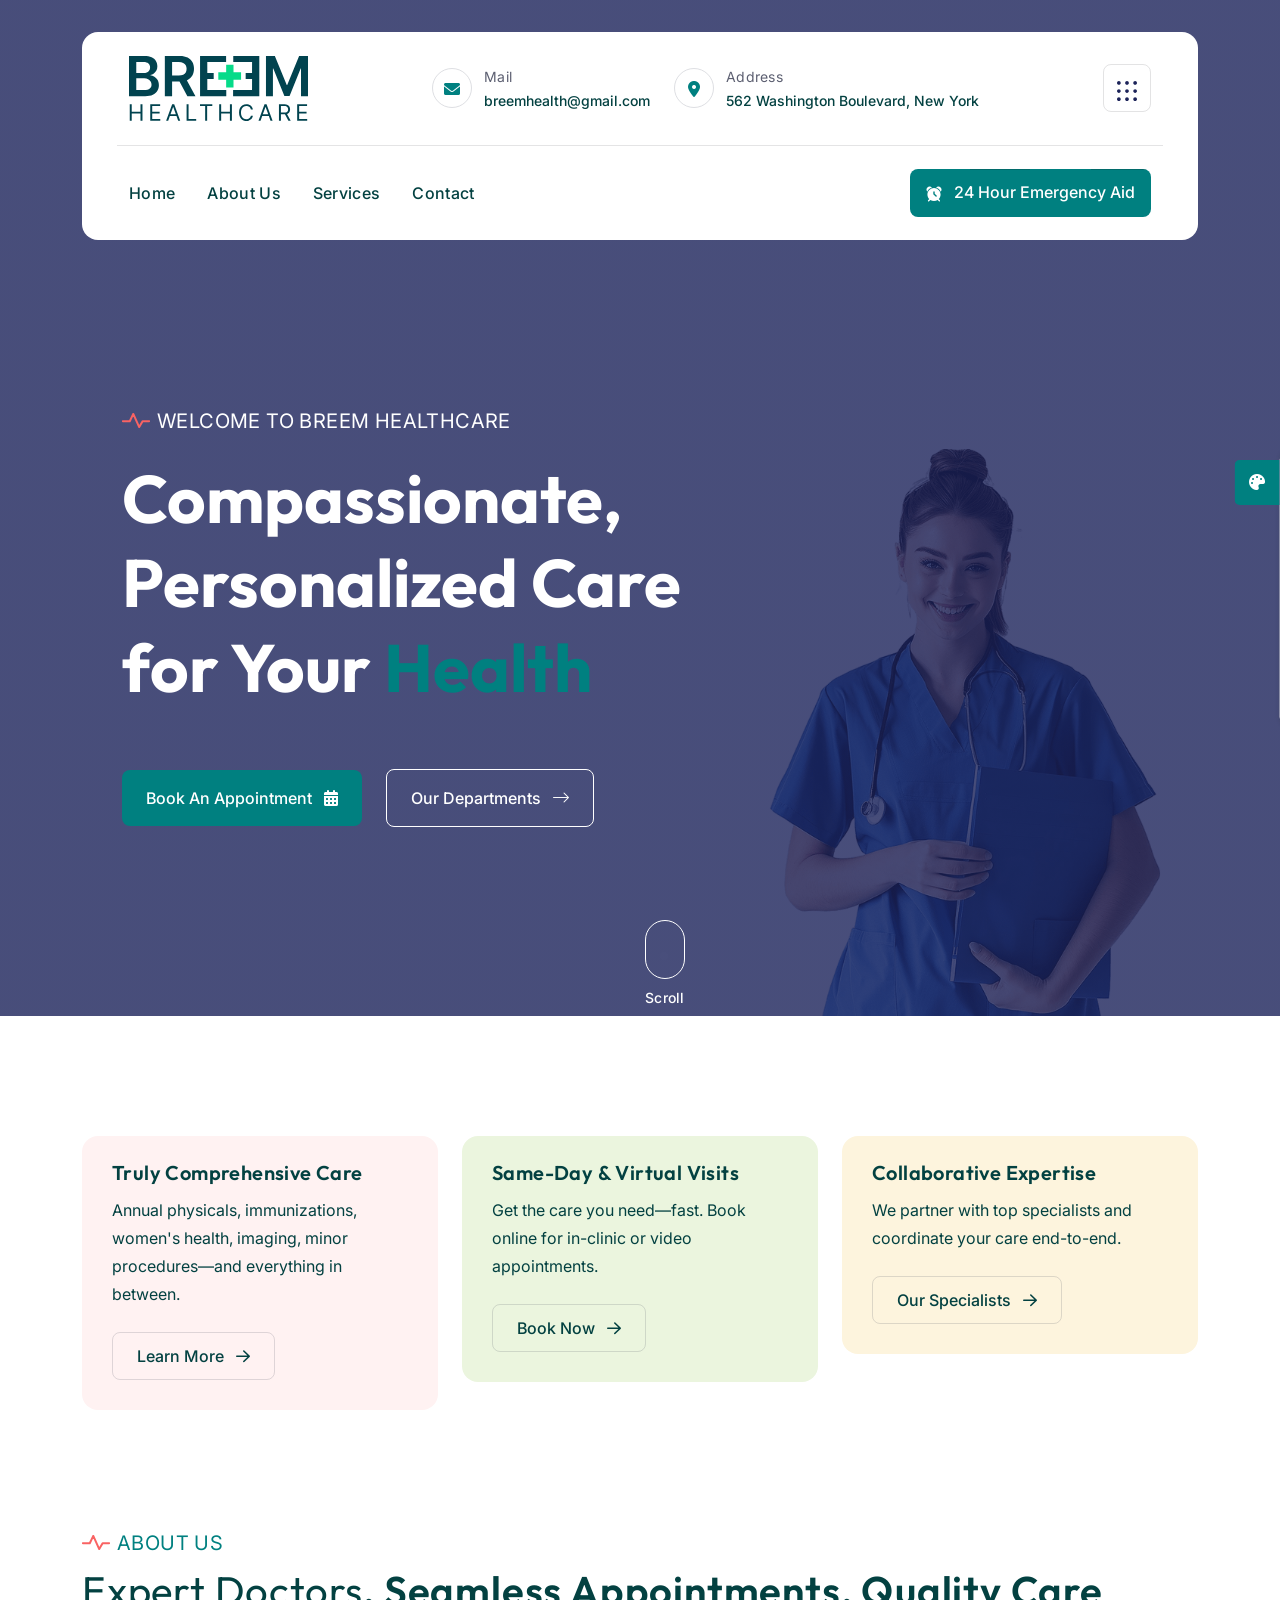
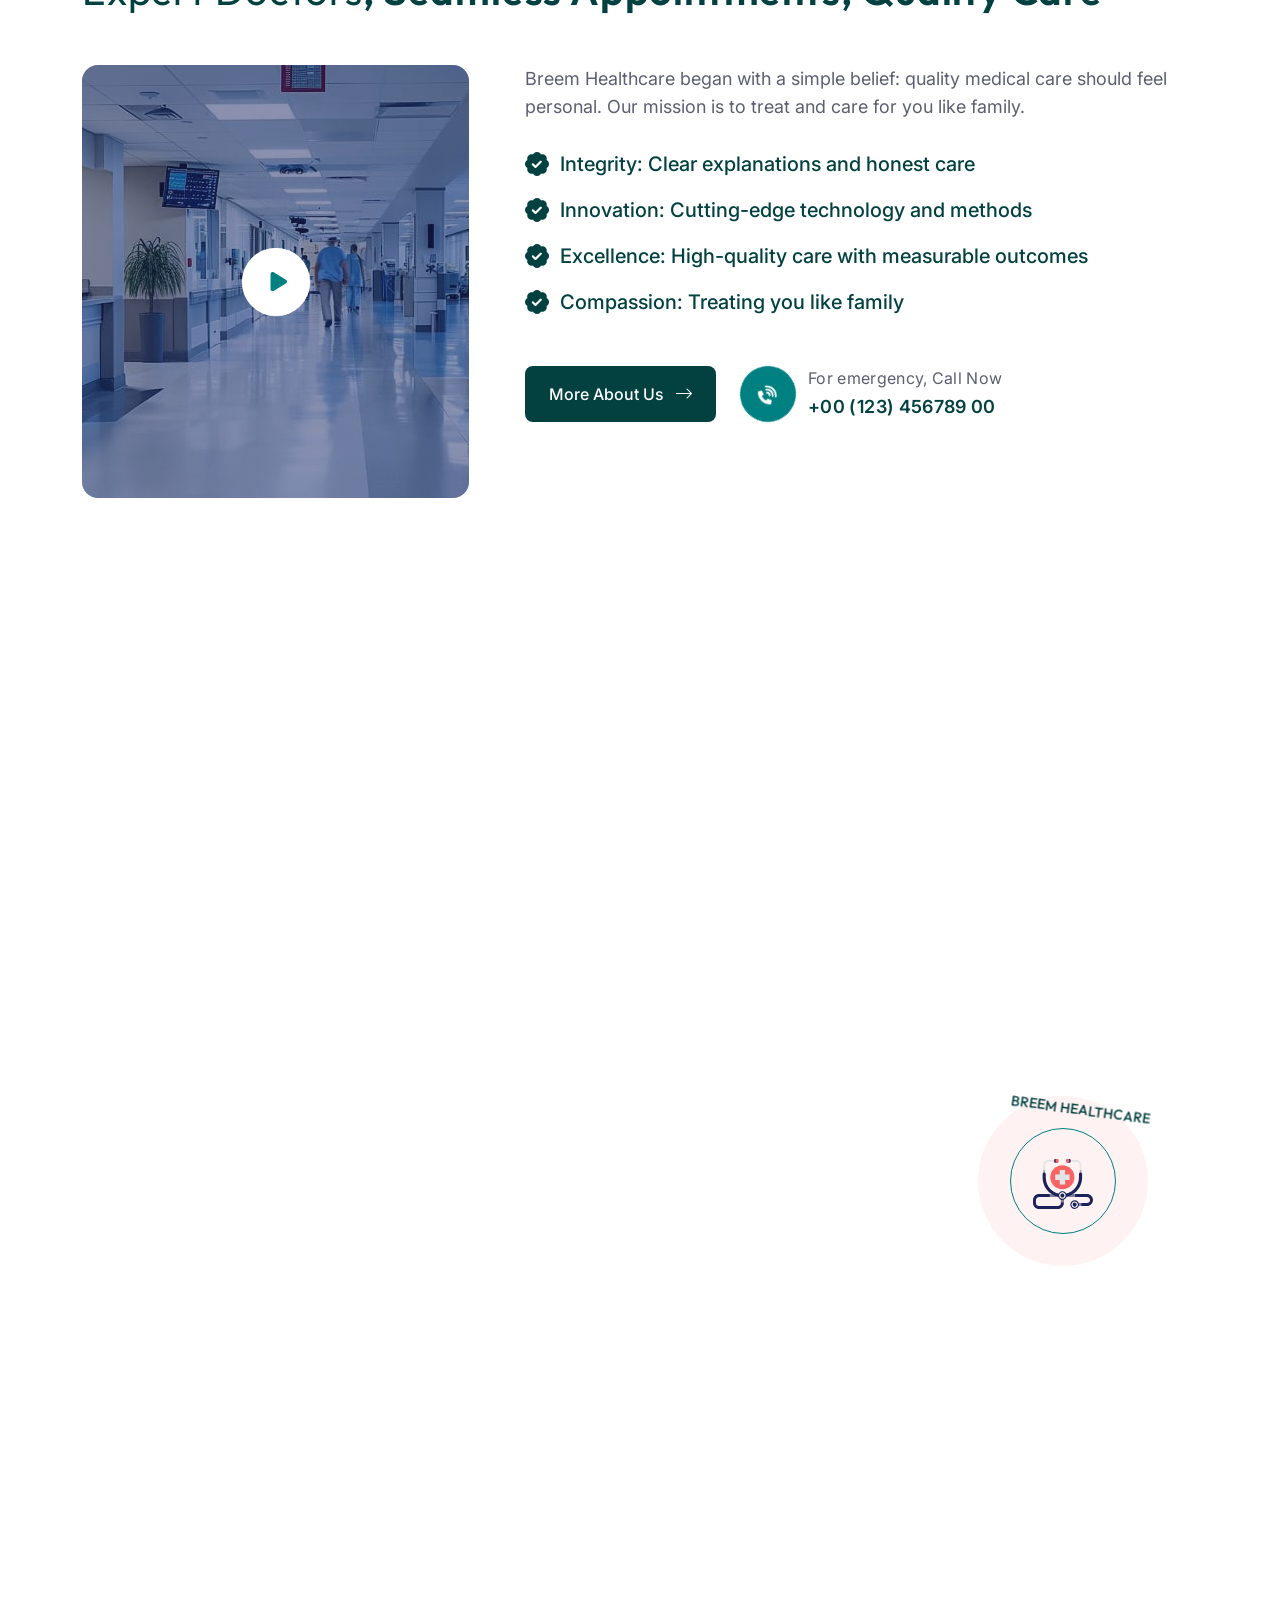
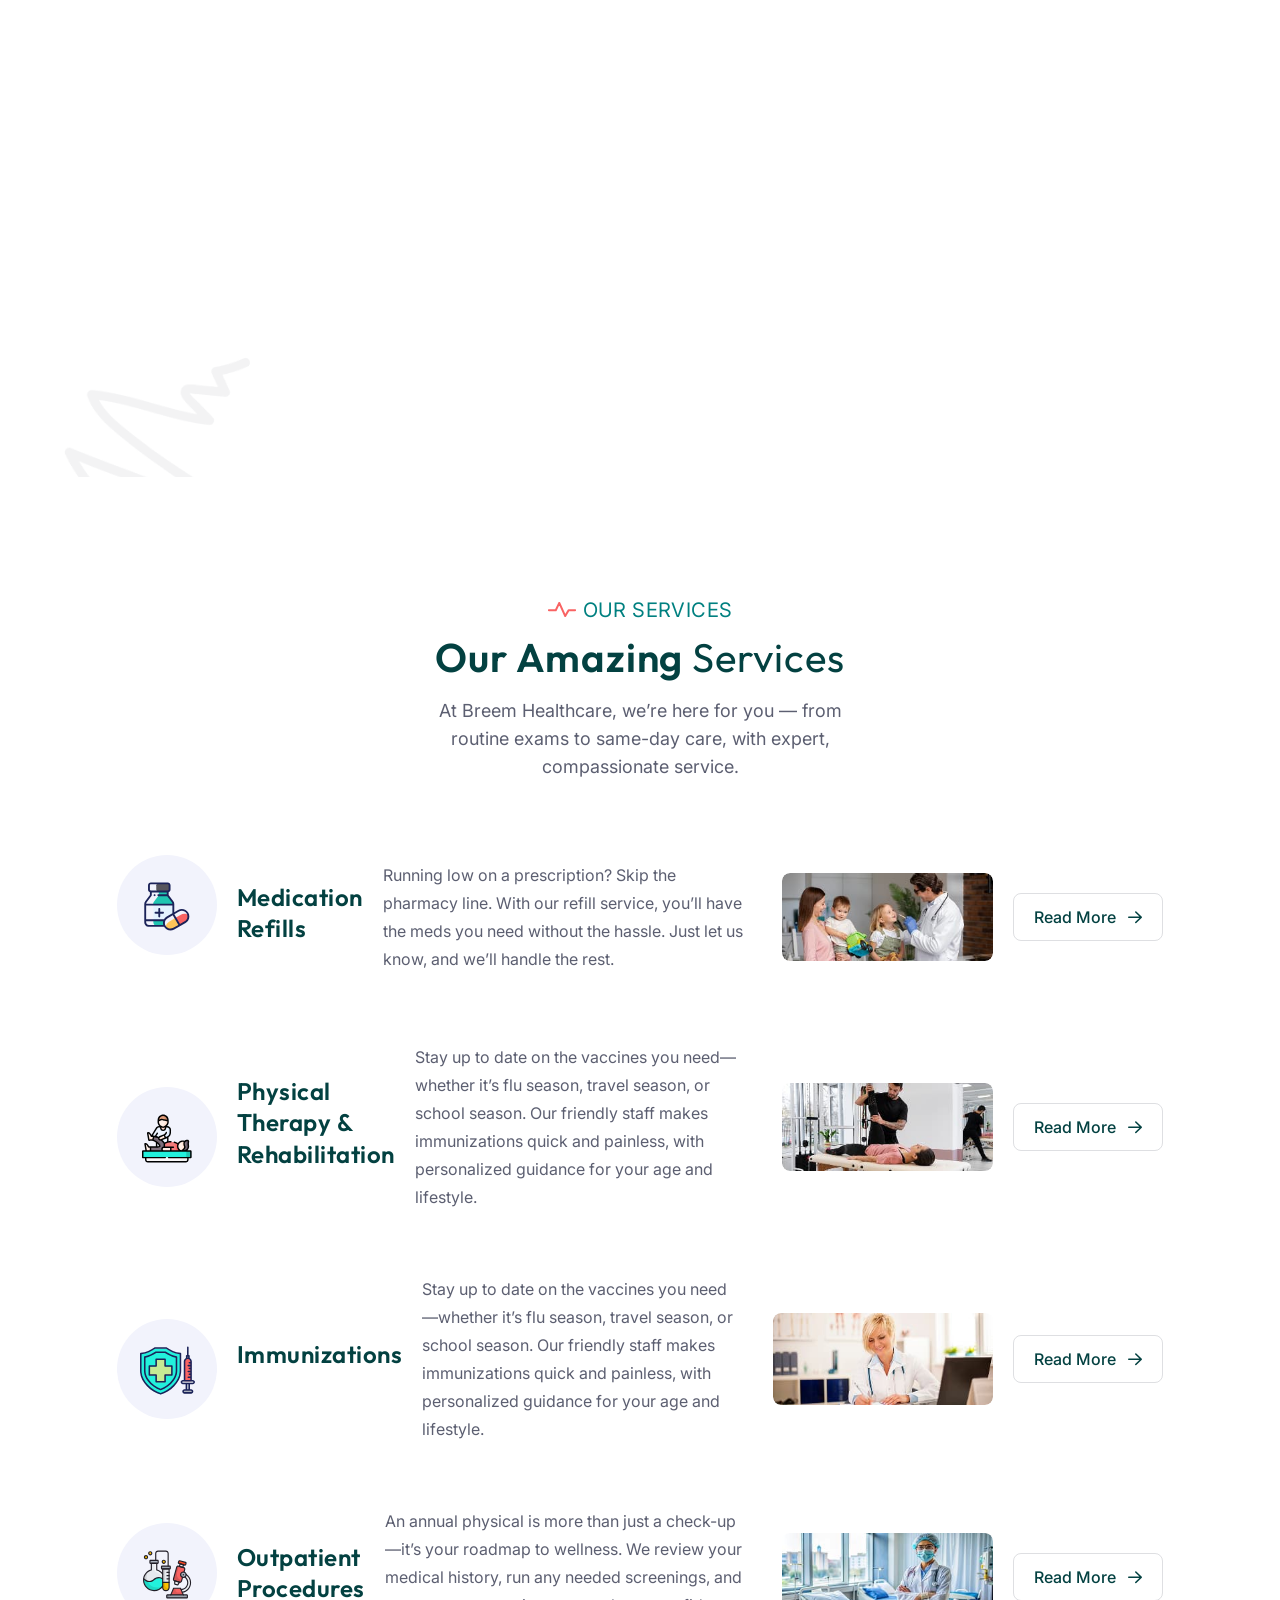
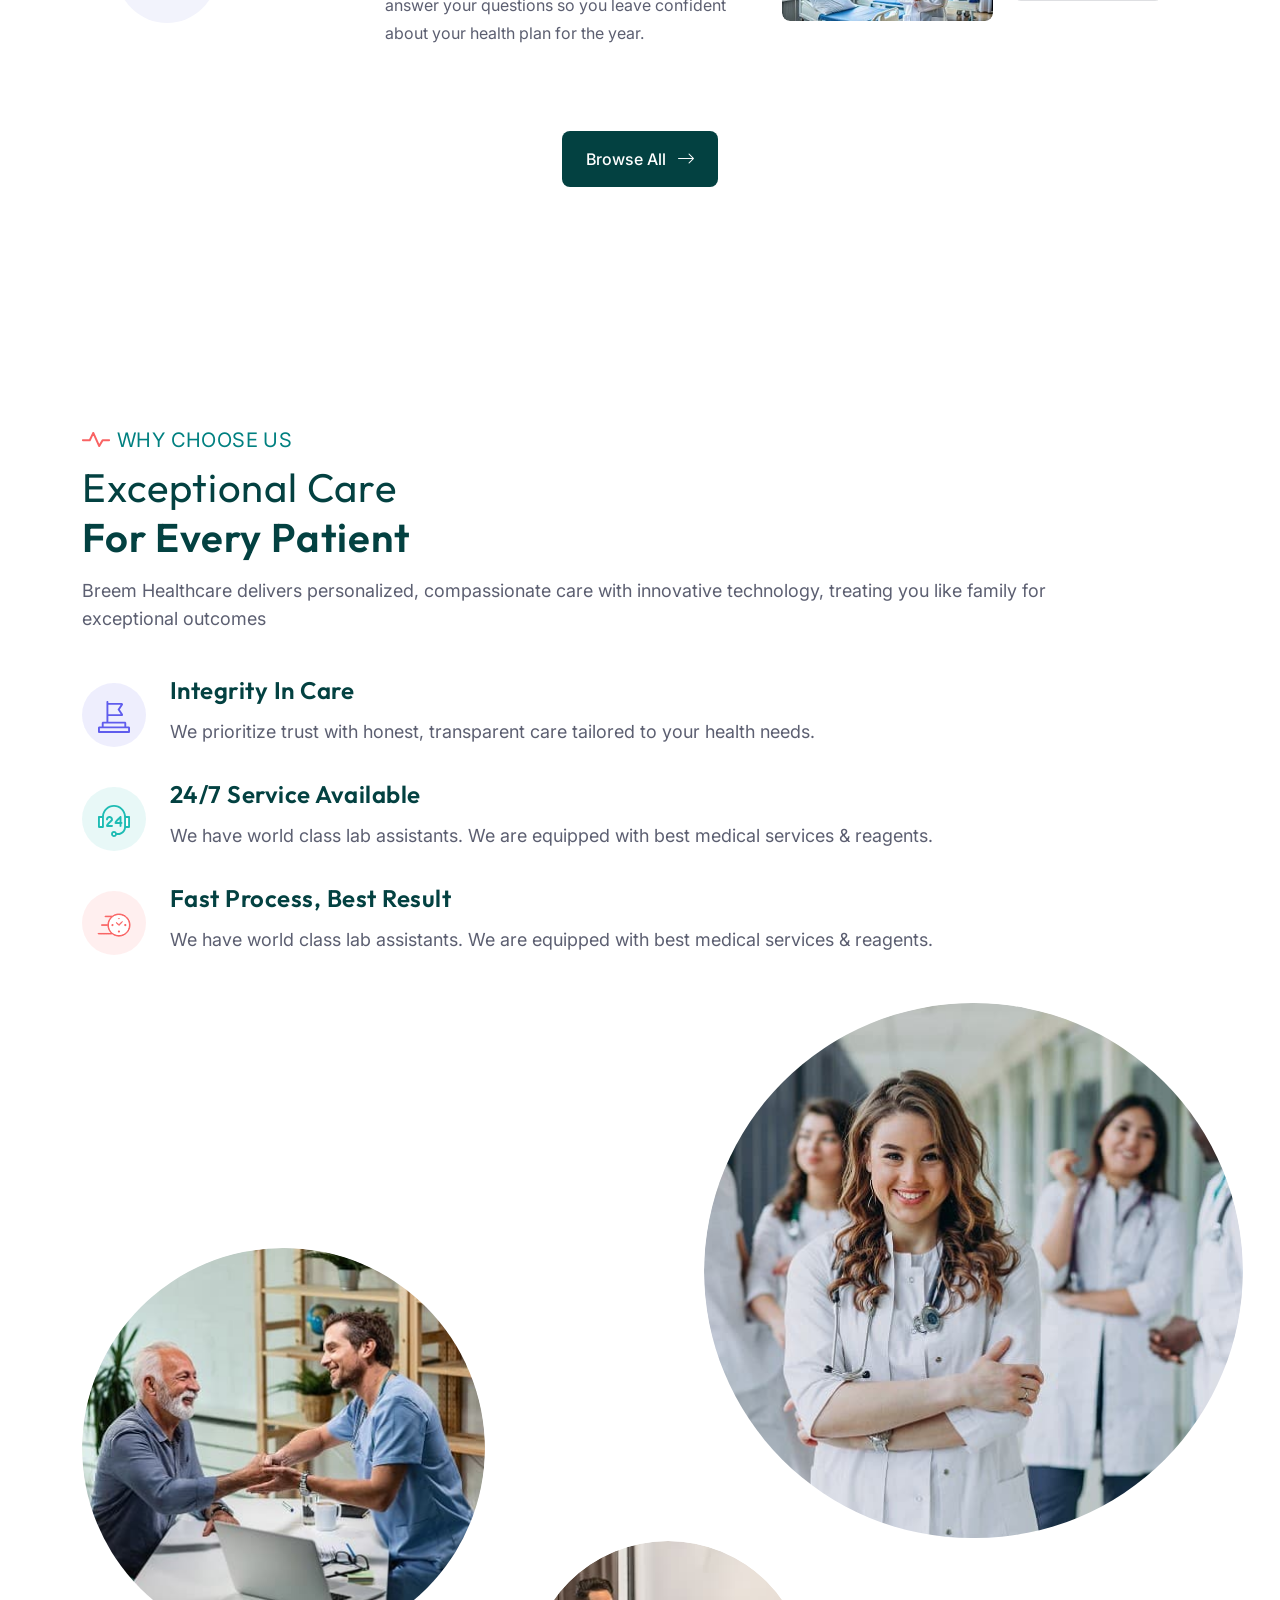
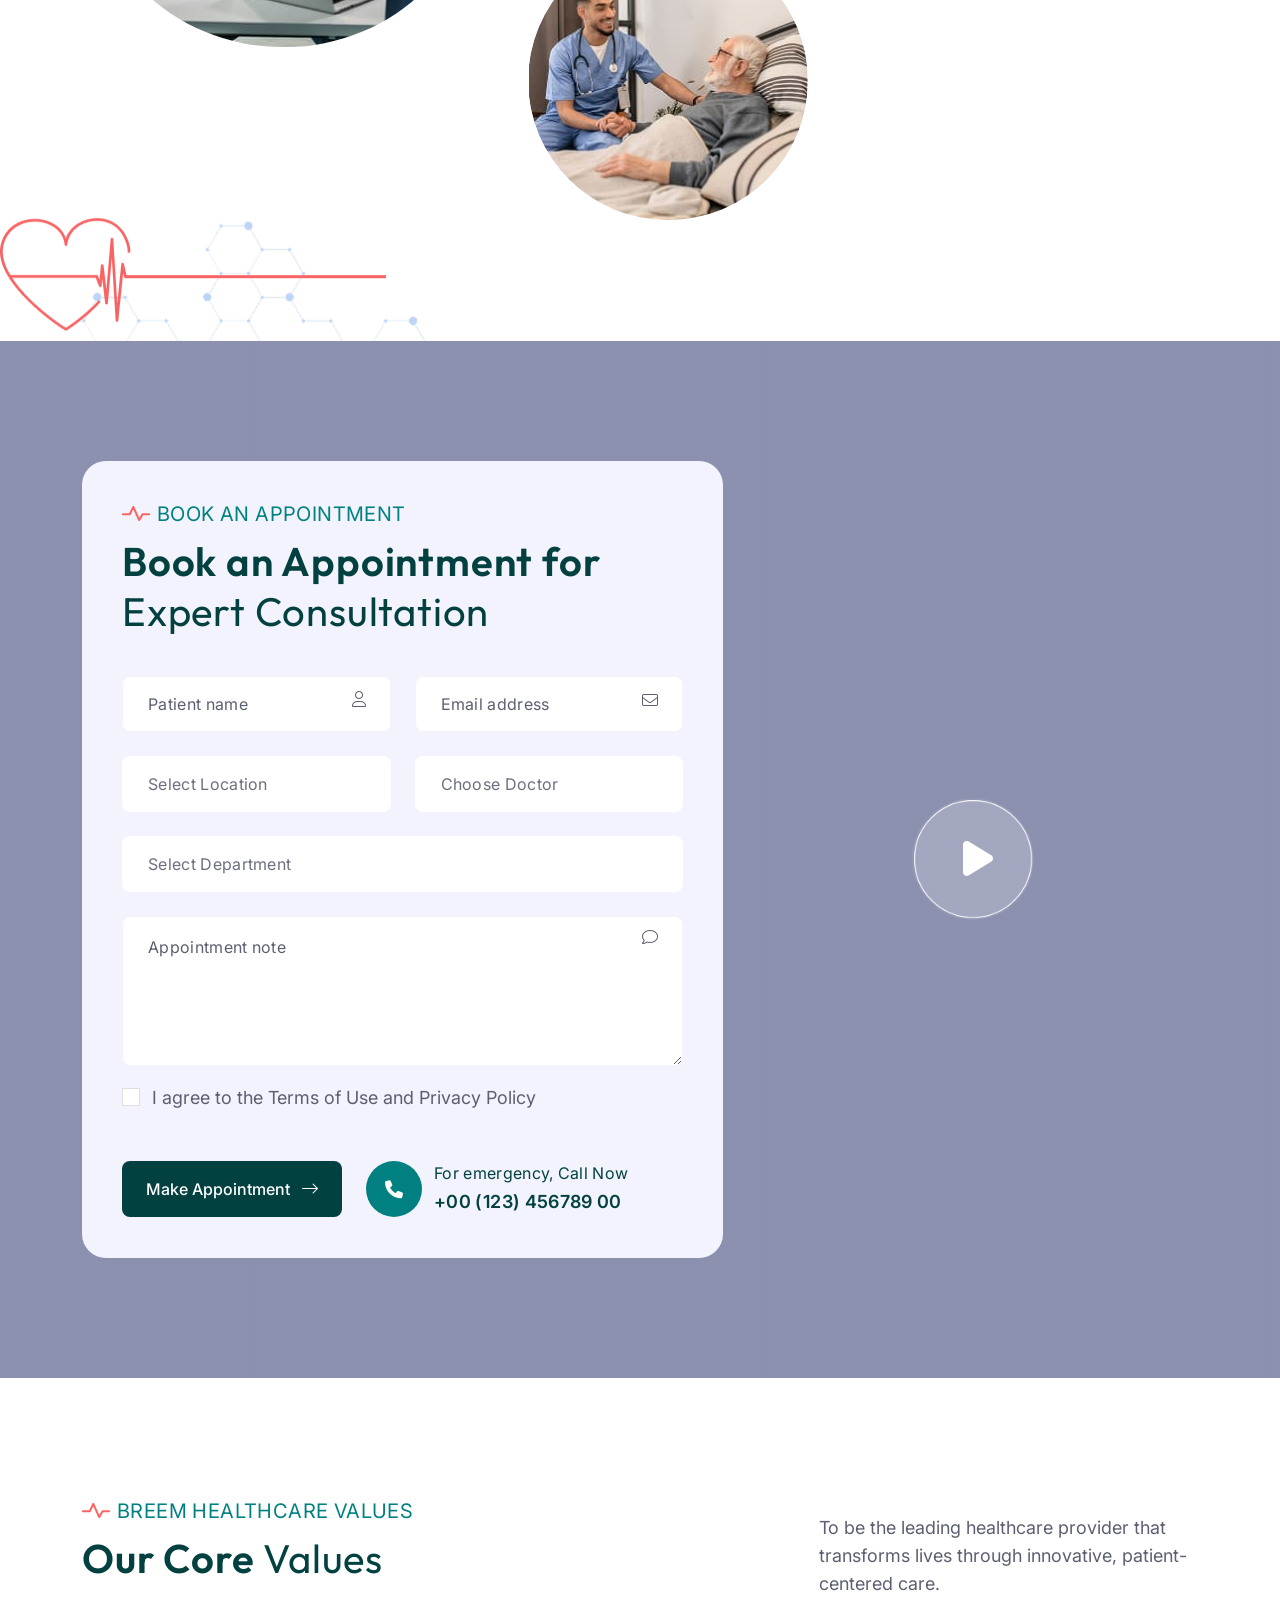
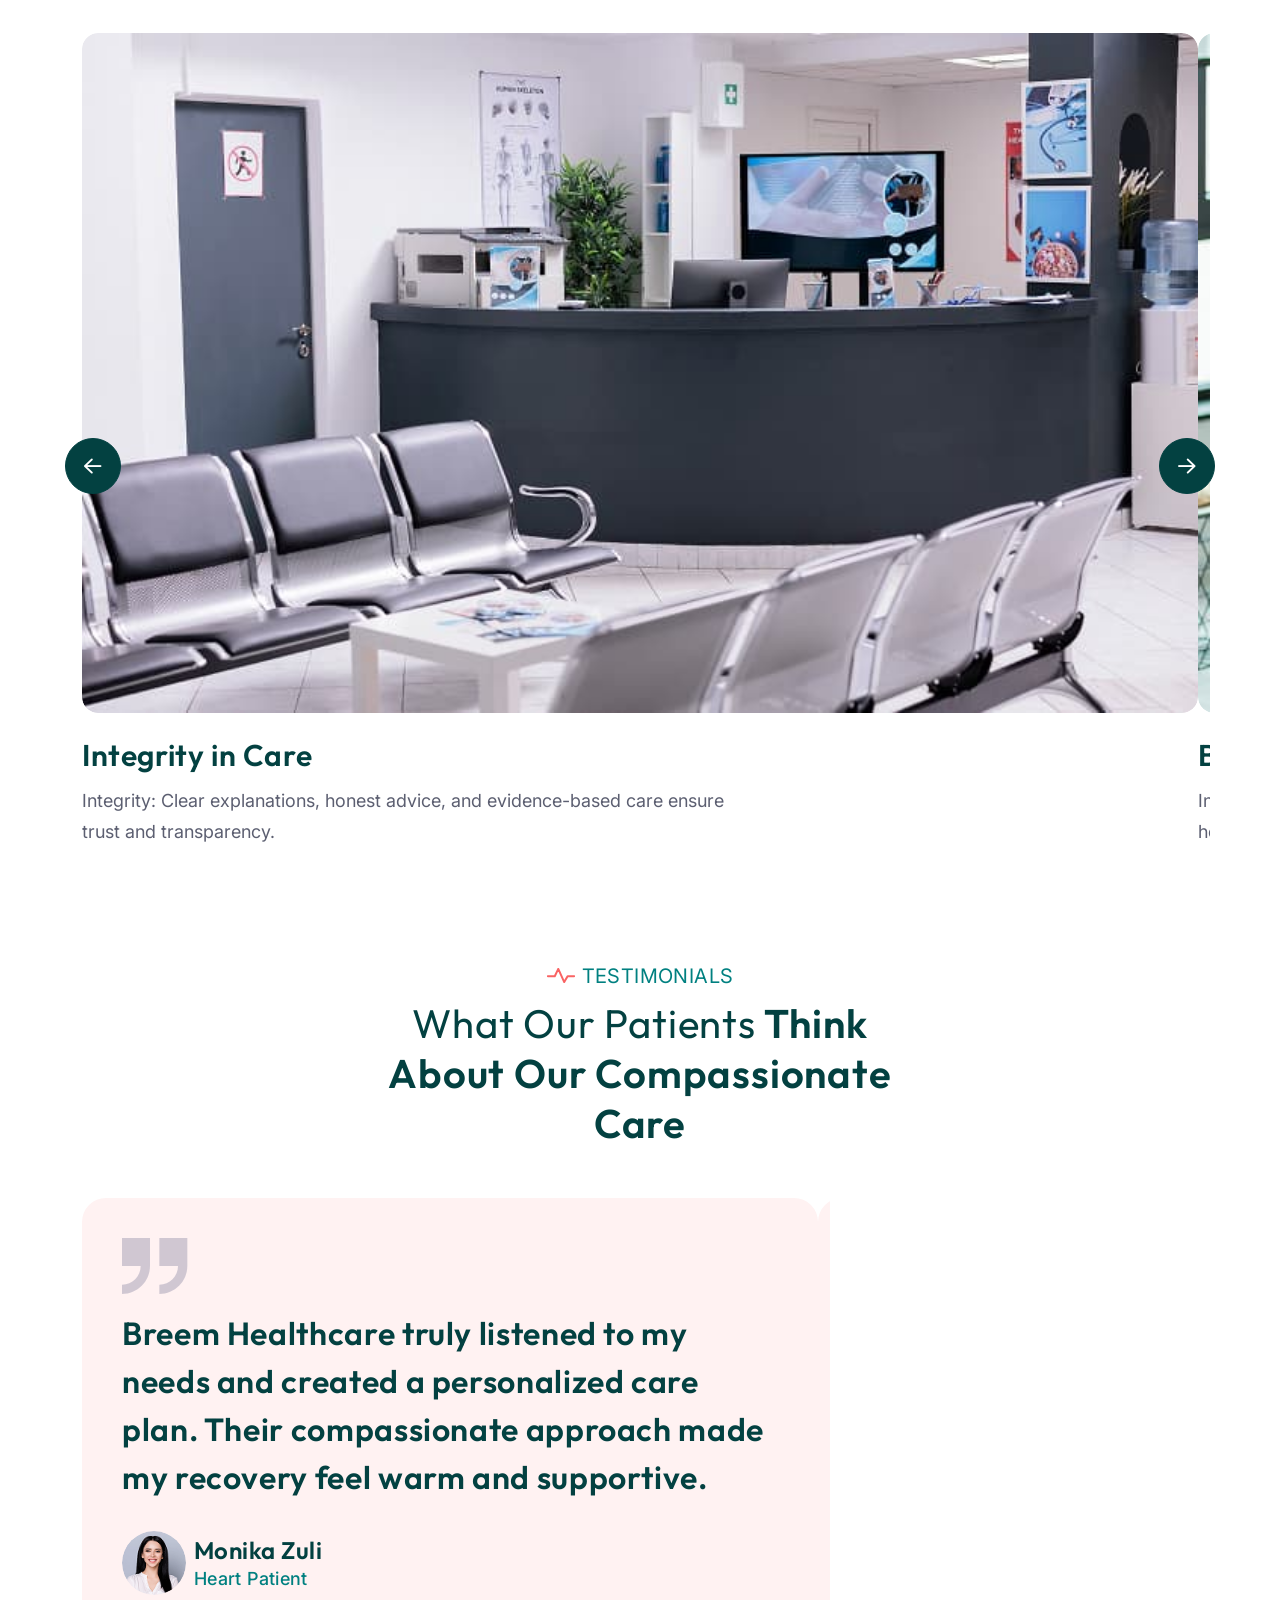
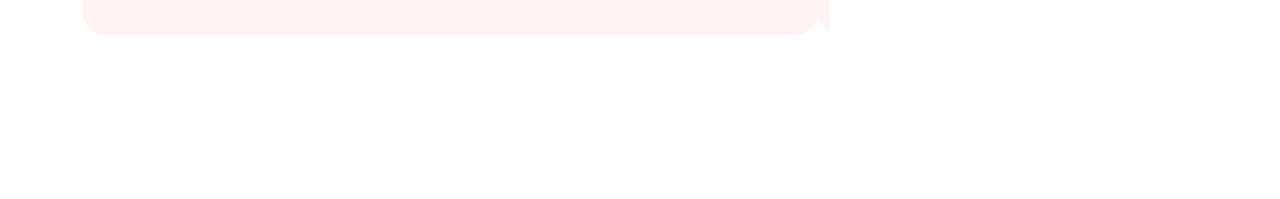
<file: index.html>
<html xmlns="http://www.w3.org/1999/xhtml" lang="en">

<head>
	<meta http-equiv="Content-Type" content="text/html; charset=utf-8" />
	<meta name="description" content="HTTrack is an easy-to-use website mirror utility. It allows you to download a World Wide website from the Internet to a local directory,building recursively all structures, getting html, images, and other files from the server to your computer. Links are rebuiltrelatively so that you can freely browse to the local site (works with any browser). You can mirror several sites together so that you can jump from one toanother. You can, also, update an existing mirror site, or resume an interrupted download. The robot is fully configurable, with an integrated help" />
	<meta name="keywords" content="httrack, HTTRACK, HTTrack, winhttrack, WINHTTRACK, WinHTTrack, offline browser, web mirror utility, aspirateur web, surf offline, web capture, www mirror utility, browse offline, local  site builder, website mirroring, aspirateur www, internet grabber, capture de site web, internet tool, hors connexion, unix, dos, windows 95, windows 98, solaris, ibm580, AIX 4.0, HTS, HTGet, web aspirator, web aspirateur, libre, GPL, GNU, free software" />
	<title>Local index - HTTrack Website Copier</title>
  <!-- Mirror and index made by HTTrack Website Copier/3.49-2 [XR&CO'2014] -->
	<style type="text/css">
	<!--

body {
	margin: 0;  padding: 0;  margin-bottom: 15px;  margin-top: 8px;
	background: #77b;
}
body, td {
	font: 14px "Trebuchet MS", Verdana, Arial, Helvetica, sans-serif;
	}

#subTitle {
	background: #000;  color: #fff;  padding: 4px;  font-weight: bold; 
	}

#siteNavigation a, #siteNavigation .current {
	font-weight: bold;  color: #448;
	}
#siteNavigation a:link    { text-decoration: none; }
#siteNavigation a:visited { text-decoration: none; }

#siteNavigation .current { background-color: #ccd; }

#siteNavigation a:hover   { text-decoration: none;  background-color: #fff;  color: #000; }
#siteNavigation a:active  { text-decoration: none;  background-color: #ccc; }


a:link    { text-decoration: underline;  color: #00f; }
a:visited { text-decoration: underline;  color: #000; }
a:hover   { text-decoration: underline;  color: #c00; }
a:active  { text-decoration: underline; }

#pageContent {
	clear: both;
	border-bottom: 6px solid #000;
	padding: 10px;  padding-top: 20px;
	line-height: 1.65em;
	background-image: url(backblue.gif);
	background-repeat: no-repeat;
	background-position: top right;
	}

#pageContent, #siteNavigation {
	background-color: #ccd;
	}


.imgLeft  { float: left;   margin-right: 10px;  margin-bottom: 10px; }
.imgRight { float: right;  margin-left: 10px;   margin-bottom: 10px; }

hr { height: 1px;  color: #000;  background-color: #000;  margin-bottom: 15px; }

h1 { margin: 0;  font-weight: bold;  font-size: 2em; }
h2 { margin: 0;  font-weight: bold;  font-size: 1.6em; }
h3 { margin: 0;  font-weight: bold;  font-size: 1.3em; }
h4 { margin: 0;  font-weight: bold;  font-size: 1.18em; }

.blak { background-color: #000; }
.hide { display: none; }
.tableWidth { min-width: 400px; }

.tblRegular       { border-collapse: collapse; }
.tblRegular td    { padding: 6px;  background-image: url(fade.gif);  border: 2px solid #99c; }
.tblHeaderColor, .tblHeaderColor td { background: #99c; }
.tblNoBorder td   { border: 0; }


</style>

</head>

<table width="76%" border="0" align="center" cellspacing="0" cellpadding="3" class="tableWidth">
	<tr>
	<td id="subTitle">HTTrack Website Copier - Open Source offline browser</td>
	</tr>
</table>
<table width="76%" border="0" align="center" cellspacing="0" cellpadding="0" class="tableWidth">
<tr class="blak">
<td>
	<table width="100%" border="0" align="center" cellspacing="1" cellpadding="0">
	<tr>
	<td colspan="6"> 
		<table width="100%" border="0" align="center" cellspacing="0" cellpadding="10">
		<tr> 
		<td id="pageContent"> 
<!-- ==================== End prologue ==================== -->

	<meta name="generator" content="HTTrack Website Copier/3.x">
	<TITLE>Local index - HTTrack</TITLE>
</HEAD>
<BODY>
<H1 ALIGN=Center>Index of locally available sites:</H1>
	<TABLE BORDER="0" WIDTH="100%" CELLSPACING="1" CELLPADDING="0">
		<TR>
			<TD BACKGROUND="fade.gif">
				&middot;
					<A HREF="html.themeholy.com/Breem/demo/index.html">
						Breem Health Care - medical clinic
					</A>		
			</TD>
		</TR>
	</TABLE>
	<BR>
	<BR>
	<BR>
  	<H6 ALIGN="RIGHT">
	<I>Mirror and index made by HTTrack Website Copier [XR&amp;CO'2008]</I>
	</H6>
	<!-- Mirror and index made by HTTrack Website Copier/3.49-2 [XR&CO'2014] -->
	<!-- Thanks for using HTTrack Website Copier! -->
	<meta HTTP-EQUIV="Refresh" CONTENT="0; URL=html.themeholy.com/Breem/demo/index.html">


<!-- ==================== Start epilogue ==================== -->
		</td>
		</tr>
		</table>
	</td>
	</tr>
	</table>
</td>
</tr>
</table>

<table width="76%" border="0" align="center" valign="bottom" cellspacing="0" cellpadding="0">
	<tr>
	<td id="footer"><small>&copy; 2008 Xavier Roche & other contributors - Web Design: Leto Kauler.</small></td>
	</tr>
</table>

</body>

</html>
</file>
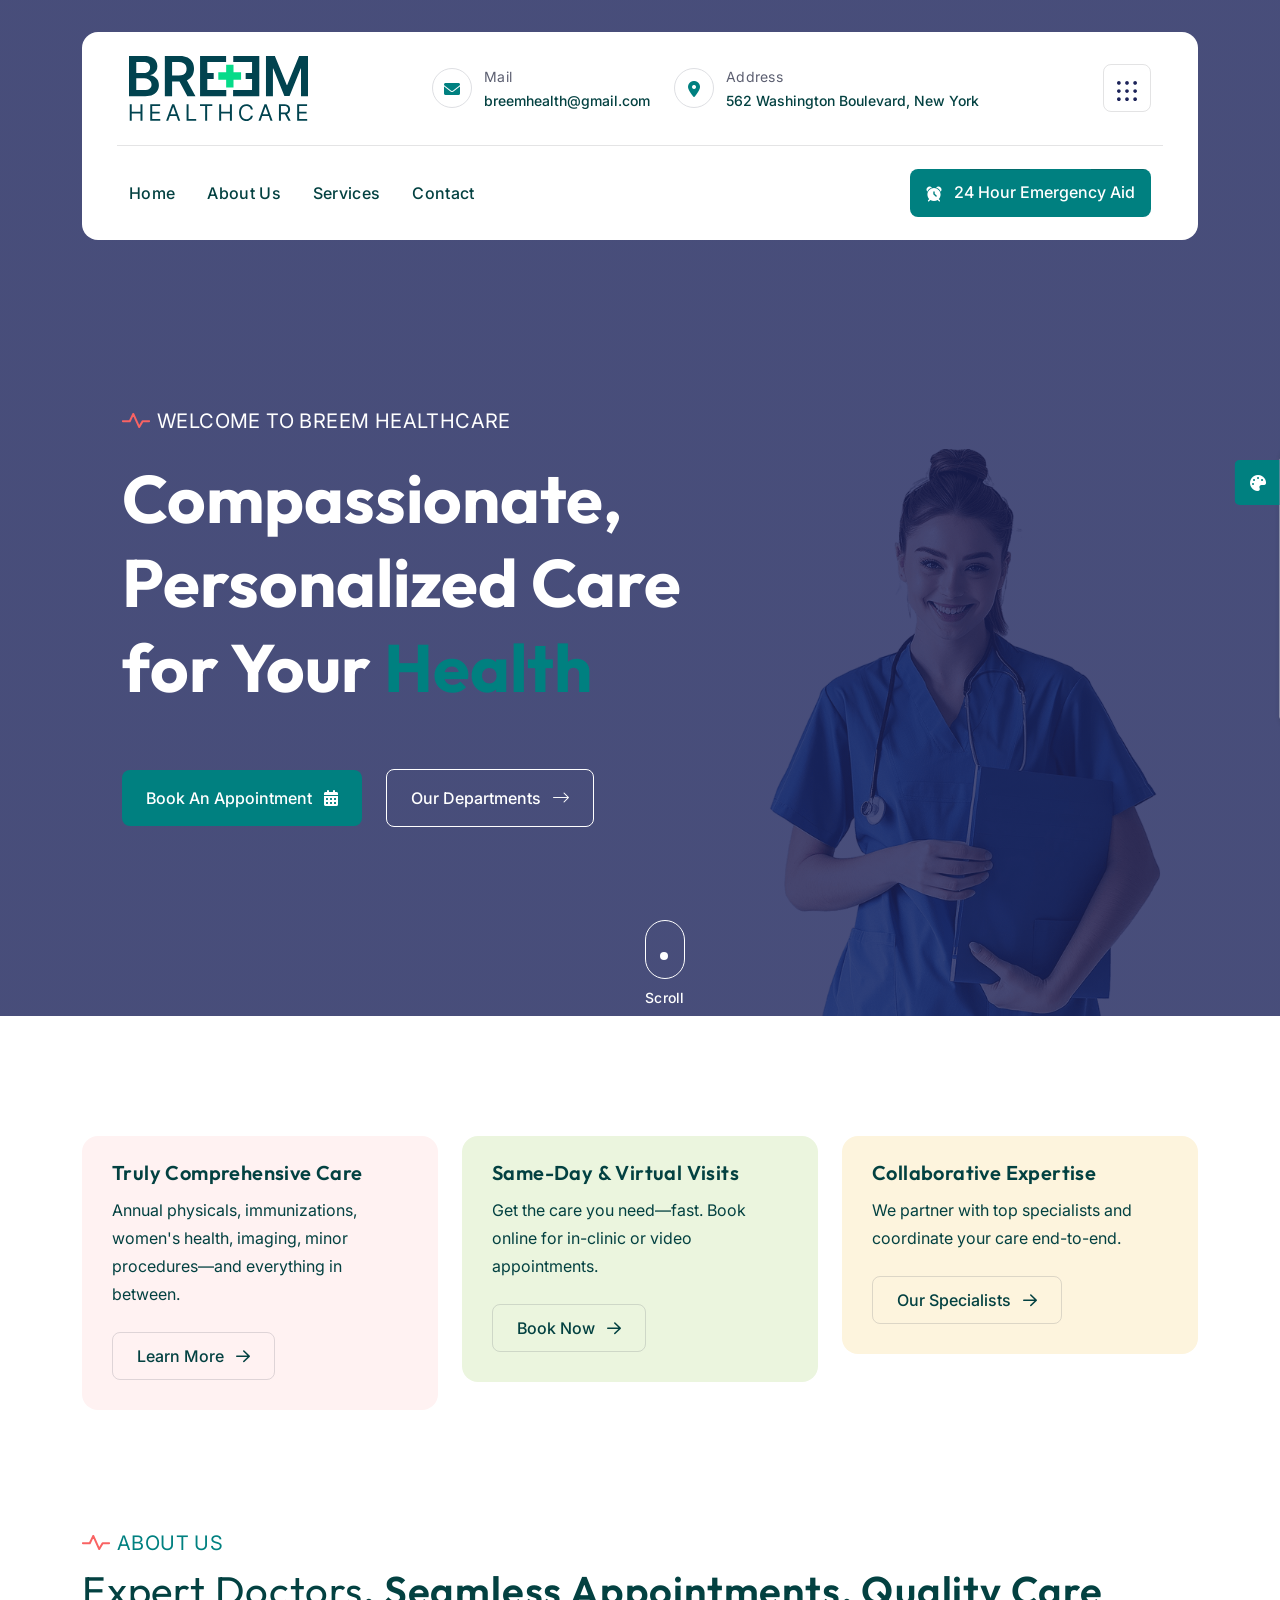
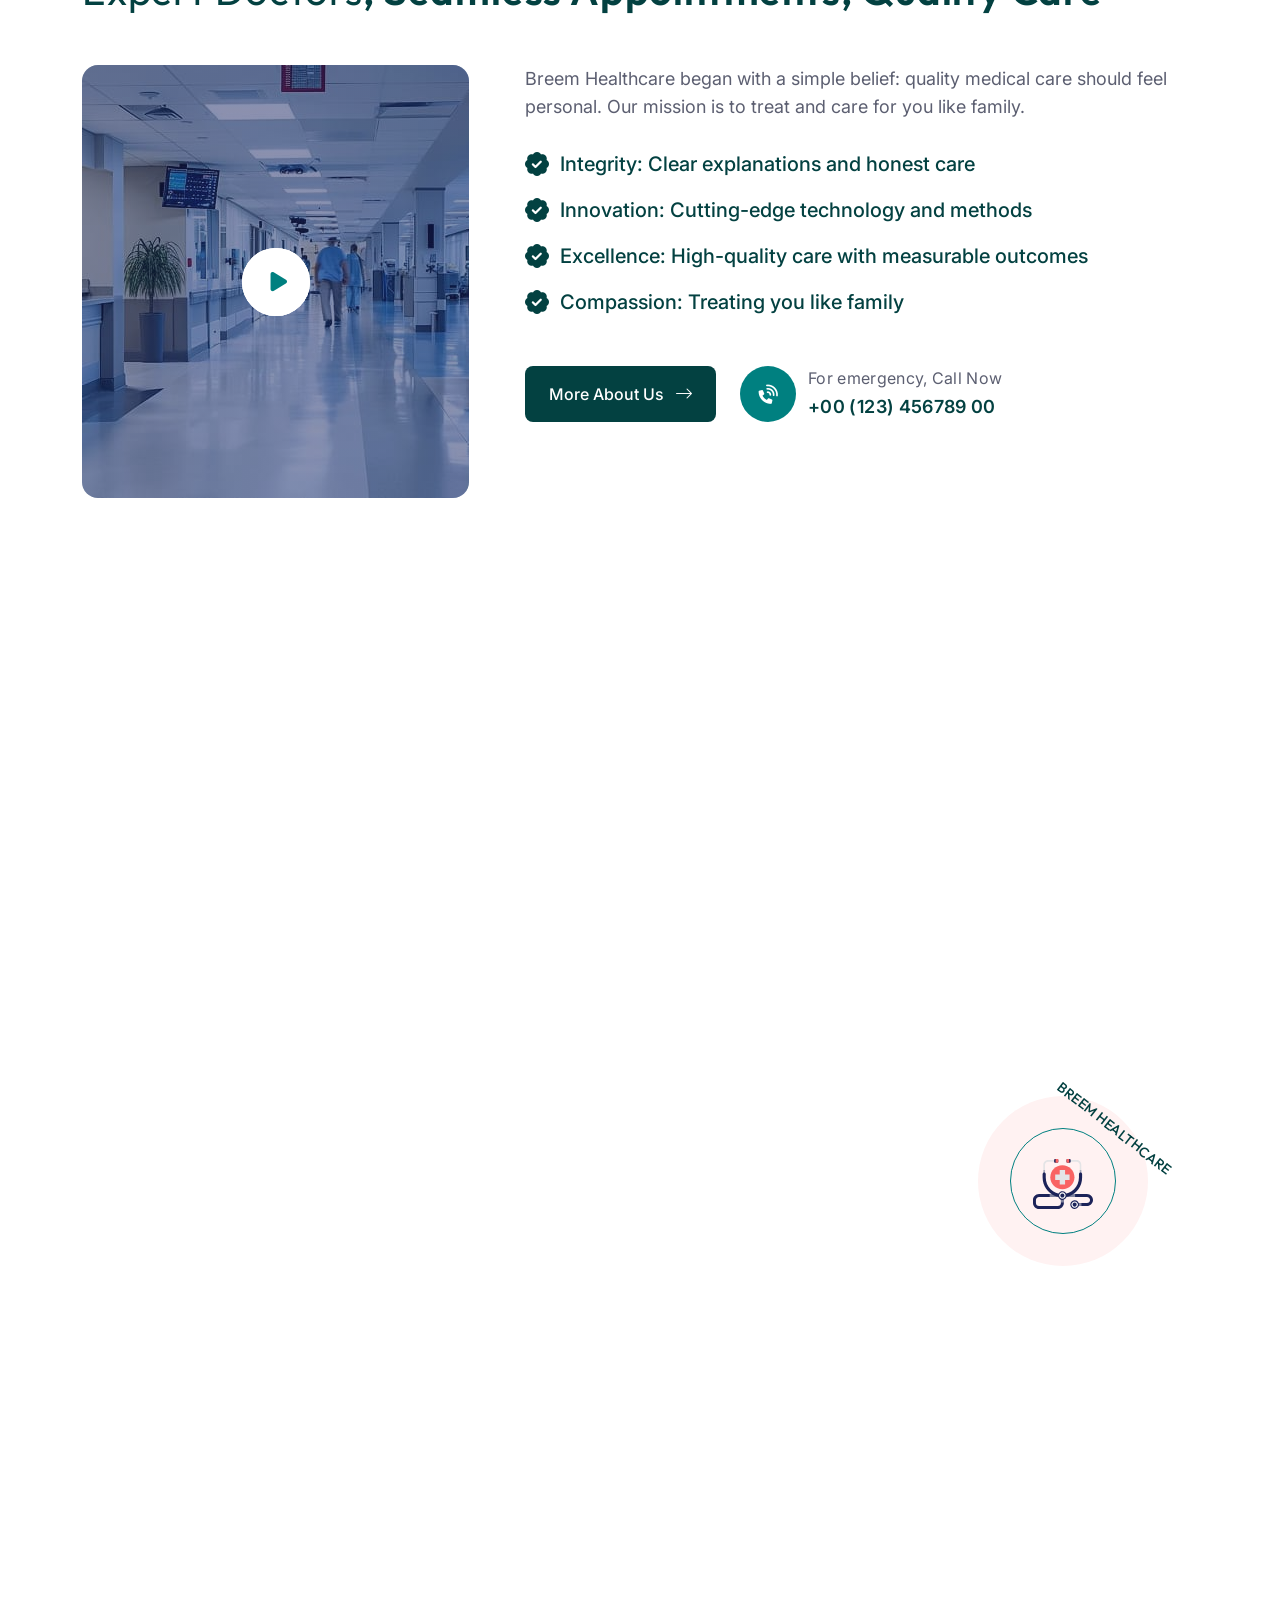
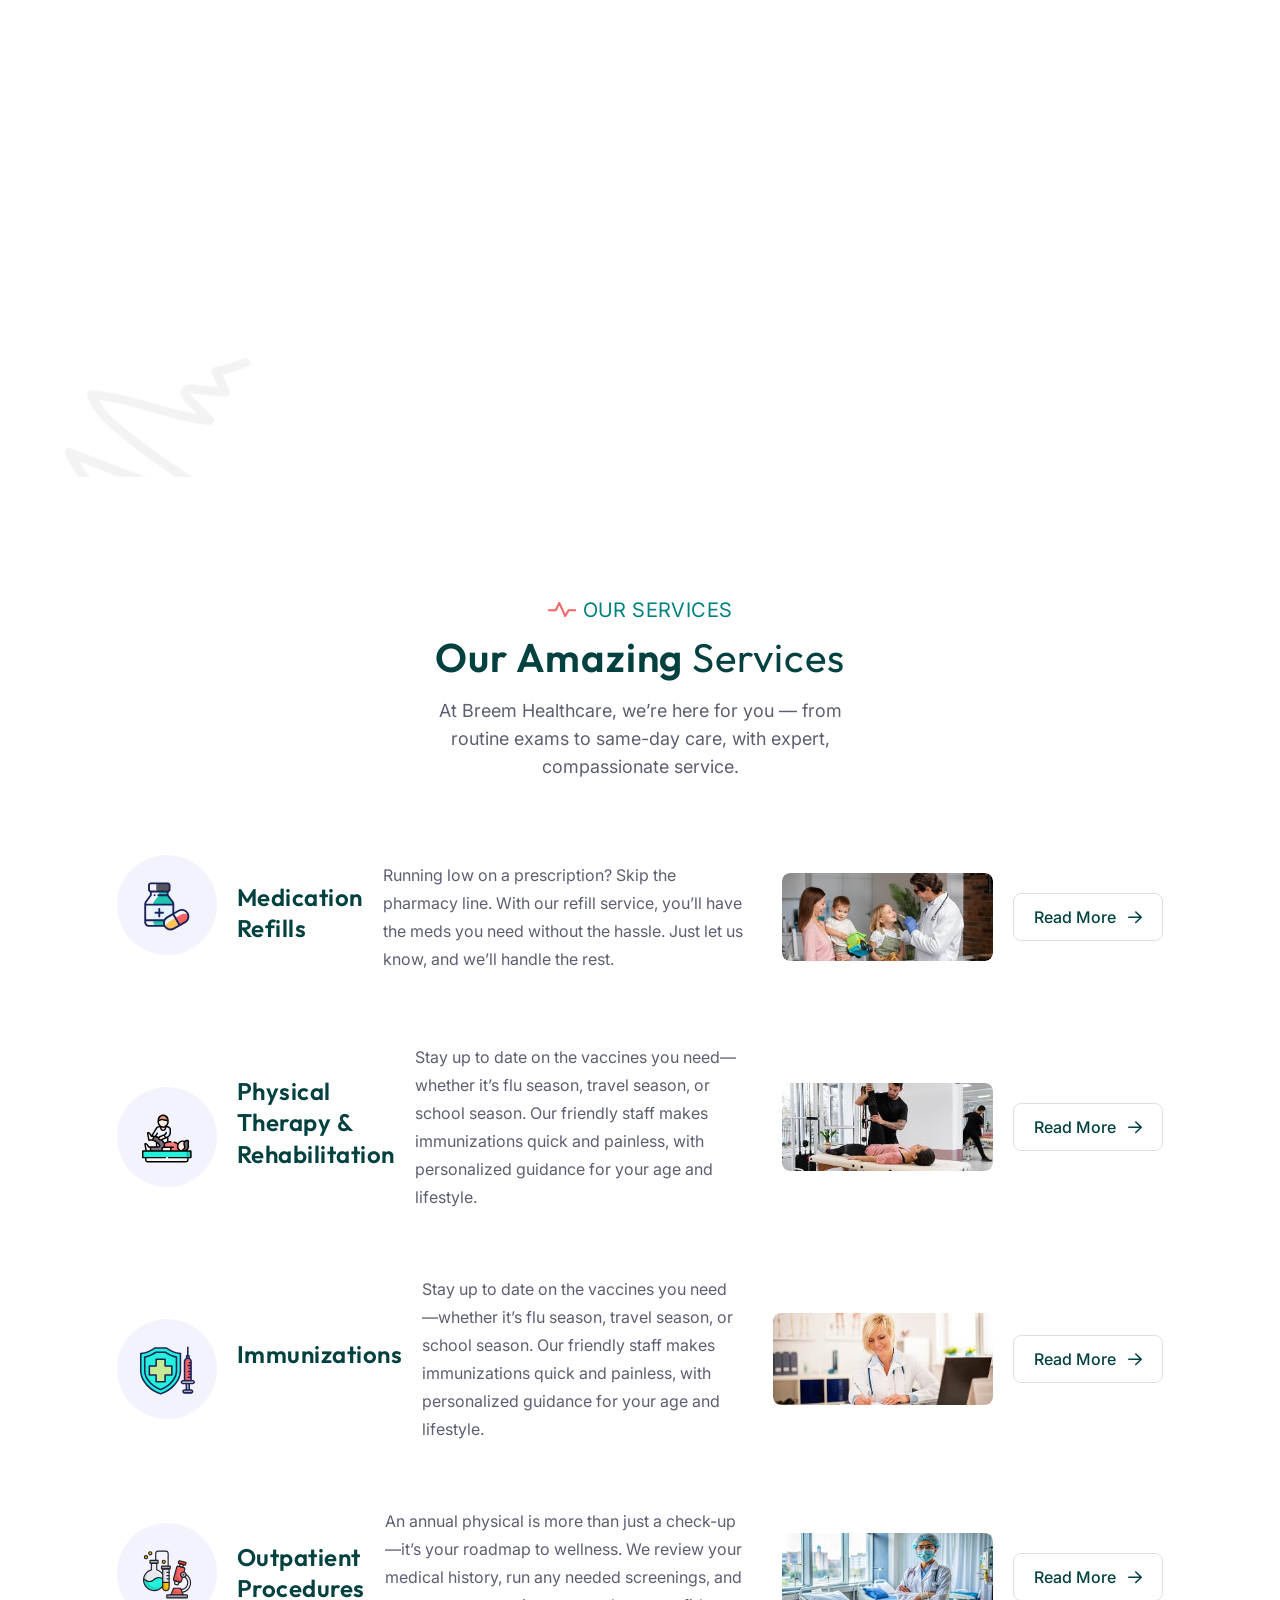
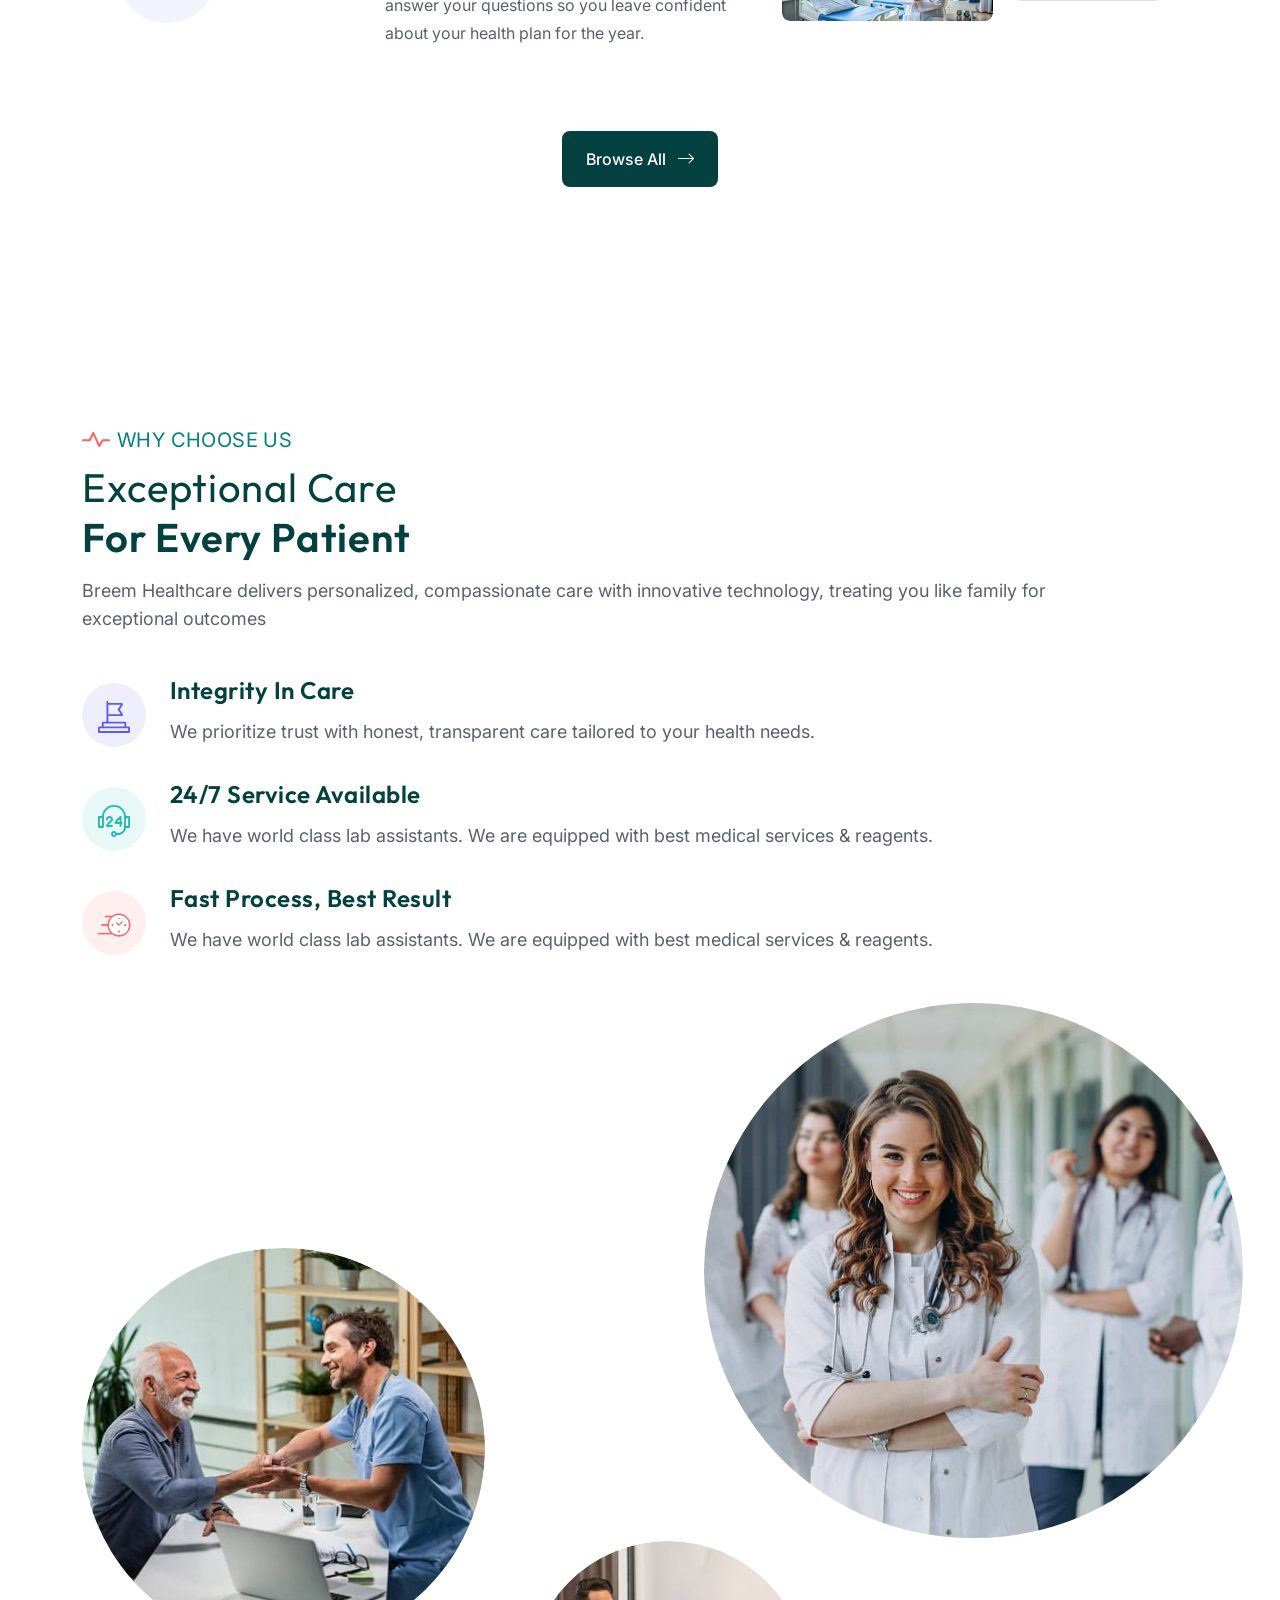
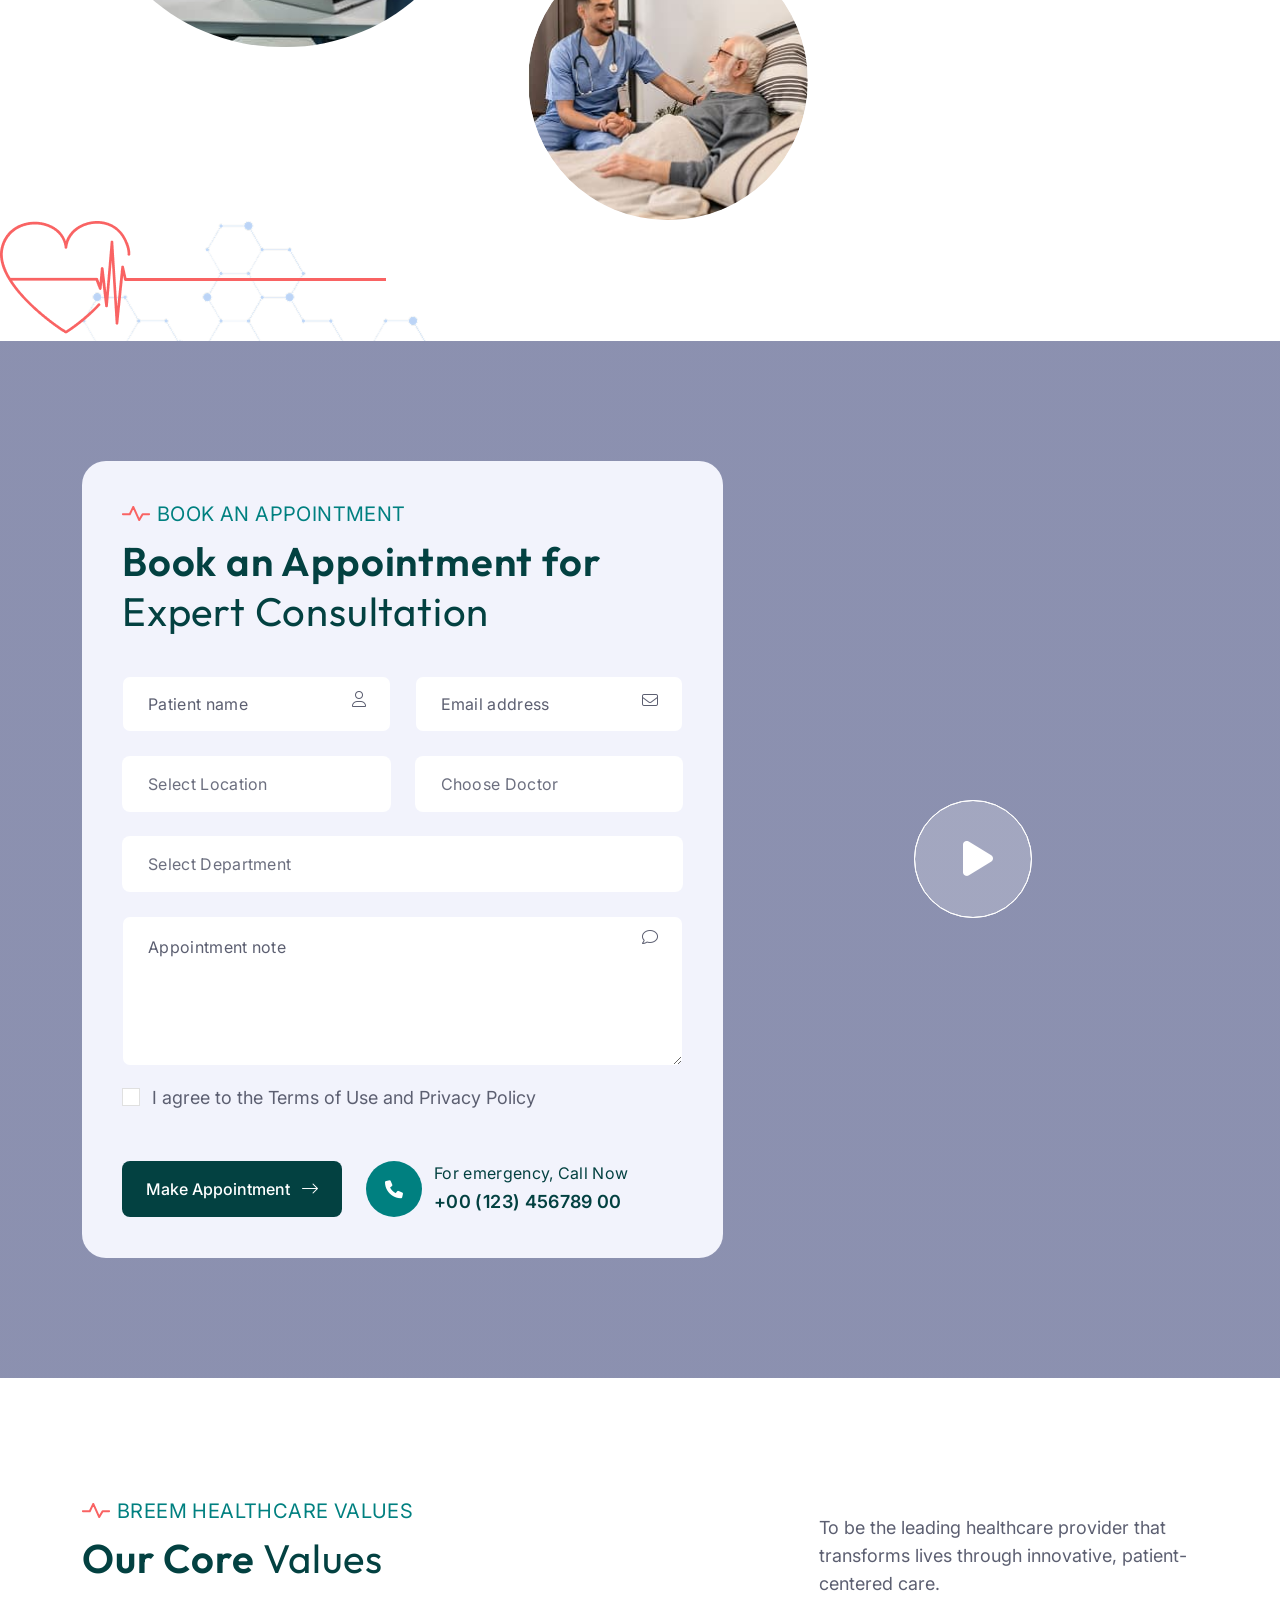
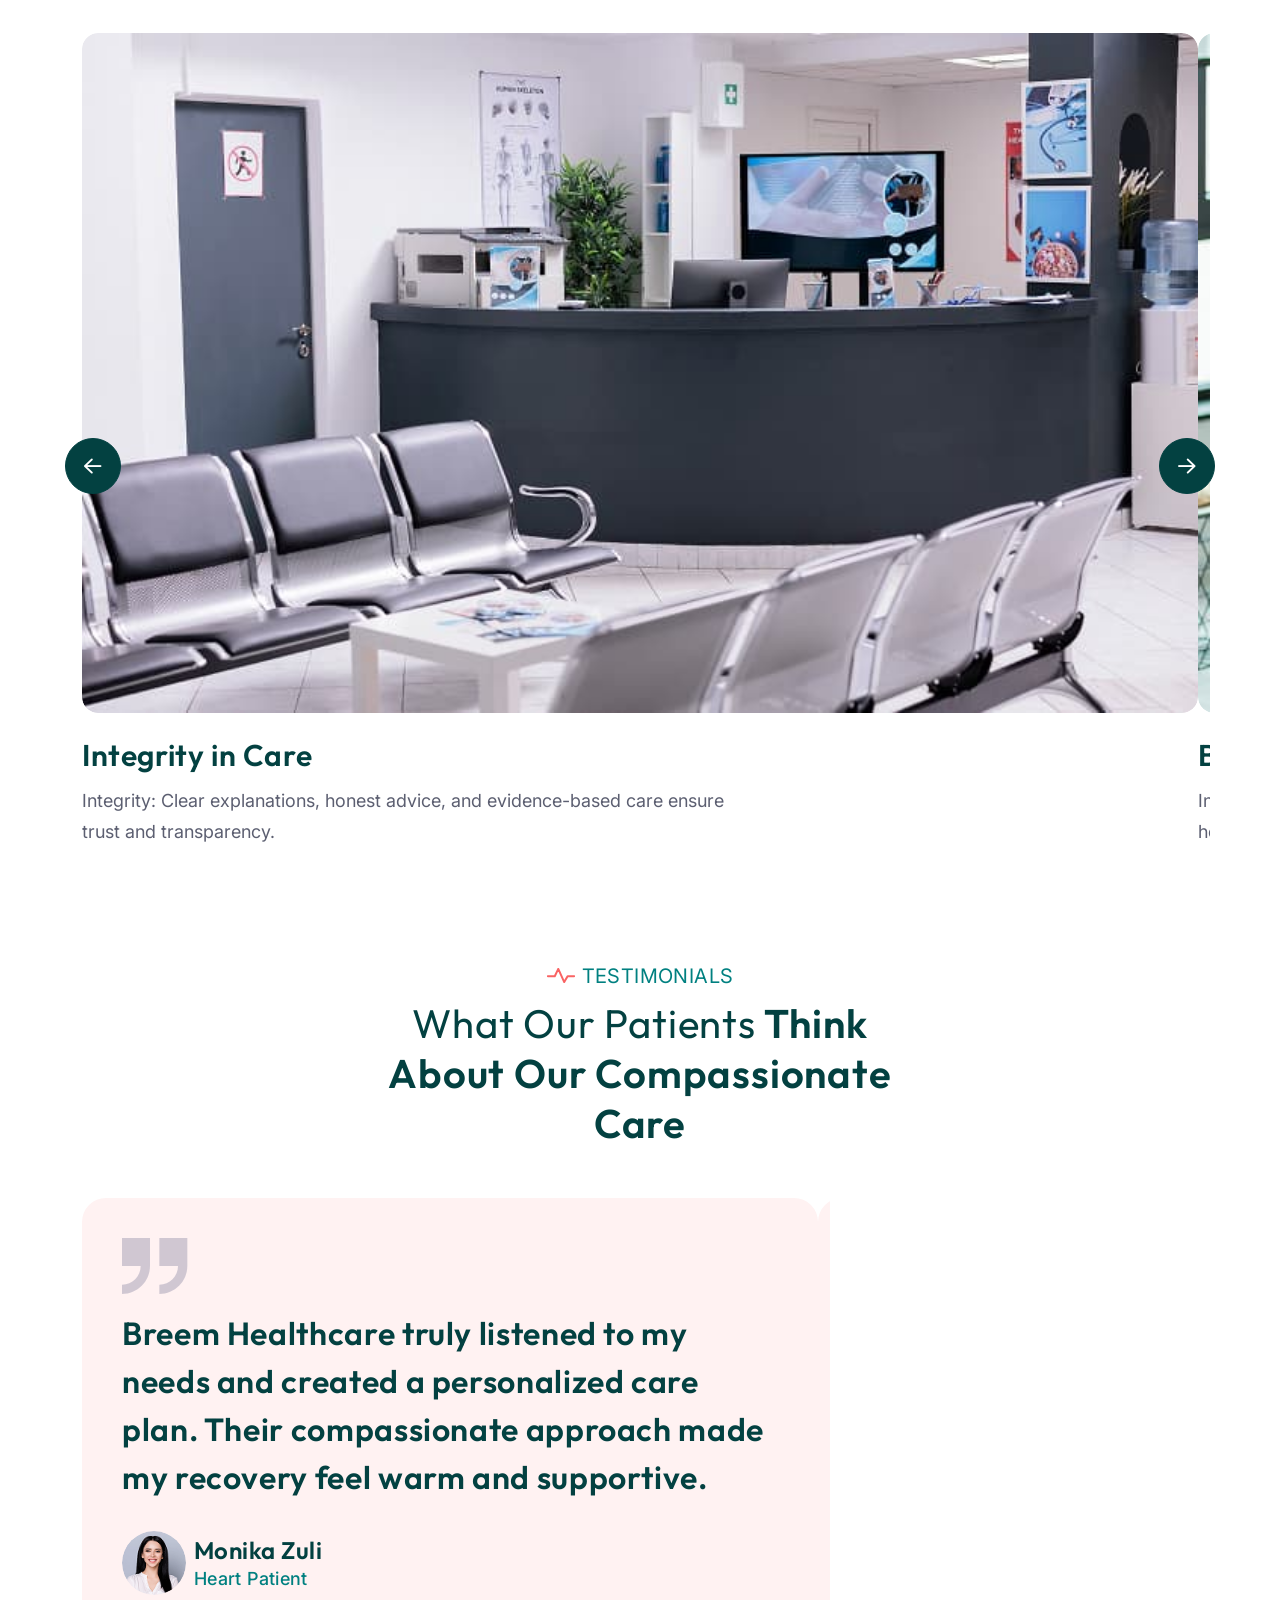
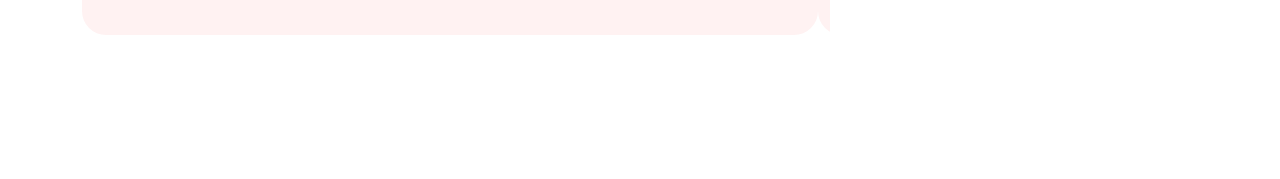
<file: html.themeholy.com/Breem/demo/index.html>
<!DOCTYPE html>
<html class="no-js" lang="zxx">
    <!-- Mirrored from html.themeholy.com/medova/demo/index.html by HTTrack Website Copier/3.x [XR&CO'2014], Mon, 02 Jun 2025 12:04:45 GMT -->
    <head>
        <meta charset="utf-8" />
        <meta http-equiv="x-ua-compatible" content="ie=edge" />
        <title>Breem Health Care</title>
        <meta name="author" content="themeholy" />
        <meta name="description" content="Medova  - Health & Medical Template" />
        <meta name="keywords" content="Medova  - Health & Medical Template" />
        <meta name="robots" content="INDEX,FOLLOW" />
        <meta name="viewport" content="width=device-width,initial-scale=1,shrink-to-fit=no" />
        <link rel="apple-touch-icon" sizes="57x57" href="assets/img/favicons/apple-icon-57x57.png" />
        <link rel="apple-touch-icon" sizes="60x60" href="assets/img/favicons/apple-icon-60x60.png" />
        <link rel="apple-touch-icon" sizes="72x72" href="assets/img/favicons/apple-icon-72x72.png" />
        <link rel="apple-touch-icon" sizes="76x76" href="assets/img/favicons/apple-icon-76x76.png" />
        <link rel="apple-touch-icon" sizes="114x114" href="assets/img/favicons/apple-icon-114x114.png" />
        <link rel="apple-touch-icon" sizes="120x120" href="assets/img/favicons/apple-icon-120x120.png" />
        <link rel="apple-touch-icon" sizes="144x144" href="assets/img/favicons/apple-icon-144x144.png" />
        <link rel="apple-touch-icon" sizes="152x152" href="assets/img/favicons/apple-icon-152x152.png" />
        <link rel="apple-touch-icon" sizes="180x180" href="assets/img/favicons/apple-icon-180x180.png" />
        <link rel="icon" type="image/png" sizes="192x192" href="assets/img/favicons/android-icon-192x192.png" />
        <link rel="icon" type="image/png" sizes="32x32" href="assets/img/favicons/favicon-32x32.png" />
        <link rel="icon" type="image/png" sizes="96x96" href="assets/img/favicons/favicon-96x96.png" />
        <link rel="icon" type="image/png" sizes="16x16" href="assets/img/favicons/favicon-16x16.png" />
        <link rel="manifest" href="assets/img/favicons/manifest.json" />
        <meta name="msapplication-TileColor" content="#ffffff" />
        <meta name="msapplication-TileImage" content="assets/img/favicons/ms-icon-144x144.png" />
        <meta name="theme-color" content="#ffffff" />
        <link rel="preconnect" href="https://fonts.googleapis.com/" />
        <link rel="preconnect" href="https://fonts.gstatic.com/" crossorigin />
        <link
            href="https://fonts.googleapis.com/css2?family=Inter:ital,opsz,wght@0,14..32,100..900;1,14..32,100..900&amp;family=Outfit:wght@100..900&amp;family=Saira:ital,wght@0,100..900;1,100..900&amp;display=swap"
            rel="stylesheet" />
        <link rel="stylesheet" href="assets/css/bootstrap.min.css" />
        <link rel="stylesheet" href="assets/css/fontawesome.min.css" />
        <link rel="stylesheet" href="assets/css/magnific-popup.min.css" />
        <link rel="stylesheet" href="assets/css/swiper-bundle.min.css" />
        <link rel="stylesheet" href="assets/css/style.css" />
    </head>
    <body>
        <div class="color-scheme-wrap active">
            <button class="switchIcon"><i class="fa-solid fa-palette"></i></button>
            <h4 class="color-scheme-wrap-title">
                <i class="far fa-palette me-2"></i>
                Style Swicher
            </h4>
            <div class="color-switch-btns">
                <button data-color="#3E66F3">
                    <i class="fa-solid fa-droplet"></i>
                </button>
                <button data-color="#684DF4">
                    <i class="fa-solid fa-droplet"></i>
                </button>
                <button data-color="#008080">
                    <i class="fa-solid fa-droplet"></i>
                </button>
                <button data-color="#323F7C">
                    <i class="fa-solid fa-droplet"></i>
                </button>
                <button data-color="#FC3737">
                    <i class="fa-solid fa-droplet"></i>
                </button>
                <button data-color="#8a2be2">
                    <i class="fa-solid fa-droplet"></i>
                </button>
            </div>
            <a h ref="https://themeforest.net/user/themeholy" class="th-btn text-center w-100">
                <i class="fa fa-shopping-cart me-2"></i>
                Purchase
            </a>
        </div>
        <!-- <div class="preloader">
            <button class="th-btn preloaderCls">Cancel Preloader</button>
            <div class="preloader-inner">
                <img src="assets/img/logo.svg" alt="img" />
                <div class="heart-rate">
                    <img src="assets/img/shape/preloader.svg" alt="" />
                    <div class="fade-in"></div>
                    <div class="fade-out"></div>
                </div>
            </div>
        </div> -->
        <div class="sidemenu-wrapper shopping-cart">
            <div class="sidemenu-content">
                <button class="closeButton sideMenuCls">
                    <i class="far fa-times"></i>
                </button>
            </div>
        </div>
        <div class="sidemenu-wrapper">
            <div class="sidemenu-content">
                <button class="closeButton sideMenuCls">
                    <i class="far fa-times"></i>
                </button>
                <div class="widget footer-widget mb-0">
                    <div class="th-widget-about">
                        <!-- <div class="about-logo">
                            <a href="index.html"><img src="assets/img/logo.svg" alt="Medova " /></a>
                        </div> -->
                        <p class="about-text">
                            Breem Healthcare delivers compassionate, personalized care, treating every patient like family with innovative solutions and a commitment to excellence.
                        </p>
                    </div>
                </div>

                <div class="widget footer-widget">
                    <h3 class="widget_title">Social Media:</h3>
                    <div class="th-social">
                        <a href="https://facebook.com/"><i class="fab fa-facebook-f"></i></a>
                        <a href="https://x.com/Breemhealthcare?t=e5WMs_tGhI9a-MQItUejlw&s=09"><i class="fab fa-twitter"></i></a>
                        <a href="https://pinterest.com/"><i class="fab fa-pinterest-p"></i></a>
                        <a href="https://linkedin.com/"><i class="fab fa-linkedin-in"></i></a>
                        <a href="https://www.instagram.com/breemhealthcare?igsh=MWRsMXQzeGI1YXpubA=="><i class="fab fa-instagram"></i></a>
                    </div>
                </div>
            </div>
        </div>
        <div class="popup-search-box d-none d-lg-block">
            <button class="searchClose"><i class="fal fa-times"></i></button>
            <form action="#">
                <input type="text" placeholder="What are you looking for?" />
                <button type="submit"><i class="fal fa-search"></i></button>
            </form>
        </div>
        <div class="th-menu-wrapper">
            <div class="th-menu-area text-center">
                <button class="th-menu-toggle"><i class="fal fa-times"></i></button>
                <!-- <div class="mobile-logo">
                    <a href="home-medical-clinic.html"><img src="assets/img/logo.svg" alt="Medova " /></a>
                </div> -->
                <div class="th-mobile-menu">
                    <ul>
                        <li>
                            <a href="index.html">Home</a>
                        </li>
                        <li><a href="about.html">About Us</a></li>
                        <li class="menu-item-has-children">
                            <a href="service.html">Services</a>
                        </li>
                  
                       
                    </ul>
                </div>
            </div>
        </div>
        <header class="th-header header-layout1 header-absolute">
            <div class="container">
                <div class="menu-area">
                    <div class="menu-top">
                        <div class="container">
                            <div class="row align-items-center justify-content-center justify-content-sm-between">
                                <div class="col-auto">
                                    <div class="header-logo">
                                        <a href="home-medical-clinic.html">
                                            <img src="assets/img/BreemLogo.svg" alt="Medova " />
                                        </a>
                                    </div>
                                </div>
                                <div class="col-auto d-none d-sm-block">
                                    <div class="header-info-wrap">
                                        <div class="header-info">
                                            <div class="header-info_icon">
                                                <i class="fa-solid fa-envelope"></i>
                                            </div>
                                            <div class="media-body">
                                                <span class="header-info_label">Mail</span>
                                                <p class="header-info_link">
                                                    <a href="mailto:medovahealth@gmail.com">breemhealth@gmail.com</a>
                                                </p>
                                            </div>
                                        </div>
                                        <div class="divided"></div>
                                        <div class="header-info">
                                            <div class="header-info_icon">
                                                <i class="fa-solid fa-location-dot"></i>
                                            </div>
                                            <div class="media-body">
                                                <span class="header-info_label">Address</span>
                                                <p class="header-info_link">562 Washington Boulevard, New York</p>
                                            </div>
                                        </div>
                                        <div class="divided"></div>
                                        <div class="header-info">
                                            <div class="header-info_icon">
                                                <i class="fa-solid fa-clock"></i>
                                            </div>
                                            <div class="media-body">
                                                <span class="header-info_label">Openning Hour</span>
                                                <p class="header-info_link">09:30AM- 10:30PM</p>
                                            </div>
                                        </div>
                                    </div>
                                </div>
                                <div class="col-auto">
                                    <div class="header-button">
                                        <form class="search-form">
                                            <input type="text" placeholder="Search..." />
                                            <button type="submit">
                                                <i class="fa-light fa-magnifying-glass"></i>
                                            </button>
                                        </form>

                                        <a href="#" class="icon-btn sideMenuToggler d-none d-lg-block">
                                            <img src="assets/img/icon/grid.svg" alt="" />
                                        </a>
                                    </div>
                                </div>
                            </div>
                        </div>
                    </div>
                    <div class="sticky-wrapper">
                        <div class="container">
                            <div class="row align-items-center justify-content-between">
                                <div class="col-auto">
                                    <div class="header-wrapp">
                                        <div class="header-logo style1">
                                            <a href="home-medical-clinic.html">
                                                <img src="assets/img/BreemLogo.svg" alt="Medova " />
                                            </a>
                                        </div>
                                        <nav class="main-menu style2 d-none d-lg-inline-block">
                                            <ul>
                                                <li>
                                                    <a href="index.html">Home</a>
                                                </li>
                                                <li><a href="about.html">About Us</a></li>
                                                <li><a href="service.html">Services</a></li>
                                               
                                                <!-- <li> <a href="doctor-details.html">Doctors Details</a></li> -->
                                                <li><a href="contact.html">Contact</a></li>
                                            </ul>
                                        </nav>
                                    </div>
                                </div>
                                <div class="col-auto">
                                    <div class="header-button d-none d-lg-block">
                                        <a href="contact.html" class="th-btn style2">
                                            Make Appointment
                                            <i class="fa-solid fa-calendar-days ms-2"></i>
                                        </a>
                                        <a href="contact.html" class="th-btn">
                                            <img src="assets/img/icon/alarm.svg" alt="" />
                                            24 Hour Emergency Aid
                                        </a>
                                    </div>
                                    <button type="button" class="th-menu-toggle d-inline-block d-lg-none">
                                        <i class="far fa-bars"></i>
                                    </button>
                                </div>
                            </div>
                        </div>
                    </div>
                </div>
            </div>
        </header>


        <div class="th-hero-wrapper hero-1" id="hero">
    <div class="swiper th-slider" data-slider-options='{"effect":"slide"}'>
        <div class="swiper-wrapper">
            <div class="swiper-slide">
                <div class="hero-inner">
                    <div class="th-hero-bg" data-bg-src="assets/img/hero/hero_bg_1_1.jpg"></div>
                    <div class="container">
                        <div class="row align-items-end">
                            <div class="col-xl-7">
                                <div class="hero-style1">
                                    <span class="sub-title" data-ani="slideinup" data-ani-delay="0.2s">
                                        Welcome to Breem Healthcare
                                    </span>
                                    <h1 class="hero-title" data-ani="slideinup" data-ani-delay="0.4s">
                                        Compassionate, Personalized Care for Your <span class="text-theme">Health</span>
                                    </h1>
                                    <div
                                        class="btn-group justify-content-xl-start justify-content-center"
                                        data-ani="slideinup"
                                        data-ani-delay="0.8s">
                                        <a href="contact.html" class="th-btn style1">
                                            Book an Appointment
                                            <i class="fa-solid fa-calendar-days ms-2"></i>
                                        </a>
                                        <a href="service.html" class="th-btn th-border">
                                            Our Departments
                                            <i class="fa-light fa-arrow-right-long ms-2"></i>
                                        </a>
                                    </div>
                                </div>
                            </div>
                            <div class="col-xl-5">
                                <div class="hero-image" data-ani="slideinup" data-ani-delay="0.4s">
                                    <img src="assets/img/hero/hero-image-1.png" alt="" />
                                </div>
                            </div>
                        </div>
                    </div>
                </div>
            </div>
            <div class="swiper-slide">
                <div class="hero-inner">
                    <div class="th-hero-bg" data-bg-src="assets/img/hero/hero_bg_1_1.jpg"></div>
                    <div class="container">
                        <div class="row align-items-end">
                            <div class="col-xl-7">
                                <div class="hero-style1">
                                    <span class="sub-title" data-ani="slideinup" data-ani-delay="0.2s">
                                        Welcome to Breem Healthcare
                                    </span>
                                    <h1 class="hero-title" data-ani="slideinup" data-ani-delay="0.4s">
                                        Guiding Your <span class="text-theme">Wellness</span> with Excellence
                                    </h1>
                                    <div
                                        class="btn-group justify-content-xl-start justify-content-center"
                                        class="btn-group justify-content-xl-start justify-content-center"
                                        data-ani="slideinup"
                                        data-ani-delay="0.8s">
                                        <a href="contact.html" class="th-btn style1">
                                            Book an Appointment
                                            <i class="fa-solid fa-calendar-days ms-2"></i>
                                        </a>
                                        <a href="service.html" class="th-btn th-border">
                                            Our Departments
                                            <i class="fa-light fa-arrow-right-long ms-2"></i>
                                        </a>
                                    </div>
                                </div>
                            </div>
                            <div class="col-xl-5">
                                <div class="hero-image" data-ani="slideinup" data-ani-delay="0.4s">
                                    <img src="assets/img/hero/hero-image-2.png" alt="" />
                                </div>
                            </div>
                        </div>
                    </div>
                </div>
            </div>
            <div class="swiper-slide">
                <div class="hero-inner">
                    <div class="th-hero-bg" data-bg-src="assets/img/hero/hero_bg_1_1.jpg"></div>
                    <div class="container">
                        <div class="row align-items-end">
                            <div class="col-xl-7">
                                <div class="hero-style1">
                                    <span class="sub-title" data-ani="slideinup" data-ani-delay="0.2s">
                                        Welcome to Breem Healthcare
                                    </span>
                                    <h1 class="hero-title" data-ani="slideinup" data-ani-delay="0.4s">
                                        Treating You Like <span class="text-theme">Family</span> Every Step
                                    </h1>
                                    <div
                                        class="btn-group justify-content-xl-start justify-content-center"
                                        data-ani="slideinup"
                                        data-ani-delay="0.8s">
                                        <a href="contact.html" class="th-btn style1">
                                            Book an Appointment
                                            <i class="fa-solid fa-calendar-days ms-2"></i>
                                        </a>
                                        <a href="service.html" class="th-btn th-border">
                                            Our Departments
                                            <i class="fa-light fa-arrow-right-long ms-2"></i>
                                        </a>
                                    </div>
                                </div>
                            </div>
                            <div class="col-xl-5">
                                <div class="hero-image" data-ani="slideinup" data-ani-delay="0.4s">
                                    <img src="assets/img/hero/hero-image-3.png" alt="" />
                                </div>
                            </div>
                        </div>
                    </div>
                </div>
            </div>
        </div>
        <div class="slider-controller">
            <div class="slider-pagination"></div>
        </div>
    </div>
    <div class="scroll-down">
        <a href="#about-sec" class="hero-scroll-wrap"><span></span></a>
        <span class="title">Scroll</span>
    </div>
    <div class="social-links">
        <a href="https://www.instagram.com/"><i class="fab fa-instagram"></i></a>
        <a href="https://www.facebook.com/"><i class="fab fa-facebook-f"></i></a>
        <a href="https://www.twitter.com/"><i class="fab fa-twitter"></i></a>
        <a href="https://www.linkedin.com/"><i class="fab fa-linkedin-in"></i></a>
    </div>
</div>
        
    
        <div class="position-relative space">
    <div class="container">
        <div class="row gy-4 justify-content-center">
            <div class="col-md-6 col-xl-4 feature-card_wrapp wow fadeInLeft" data-wow-delay=".2s">
                <div class="feature-card th-ani">
                    <h3 class="box-title text-anime-style-2">Truly Comprehensive Care</h3>
                    <p class="box-text">
                        Annual physicals, immunizations, women's health, imaging, minor procedures—and everything in between.
                    </p>
                    <a href="contact.html" class="th-btn black-border">
                        Learn More
                        <i class="fa-regular fa-arrow-right ms-2"></i>
                    </a>
                </div>
            </div>
            <div class="col-md-6 col-xl-4 feature-card_wrapp wow fadeInUp" data-wow-delay=".4s">
                <div class="feature-card th-ani">
                    <h3 class="box-title text-anime-style-2">Same-Day & Virtual Visits</h3>
                    <p class="box-text">
                        Get the care you need—fast. Book online for in-clinic or video appointments.
                    </p>
                    <a href="contact.html" class="th-btn black-border">
                        Book Now
                        <i class="fa-regular fa-arrow-right ms-2"></i>
                    </a>
                </div>
            </div>
            <div class="col-md-6 col-xl-4 feature-card_wrapp wow fadeInRight" data-wow-delay=".6s">
                <div class="feature-card th-ani">
                    <h3 class="box-title text-anime-style-2">Collaborative Expertise</h3>
                    <p class="box-text">
                        We partner with top specialists and coordinate your care end-to-end.
                    </p>
                    <a href="contact.html" class="th-btn black-border">
                        Our Specialists
                        <i class="fa-regular fa-arrow-right ms-2"></i>
                    </a>
                </div>
            </div>
        </div>
    </div>
</div>
<div class="about-area overflow-hidden space-bottom" id="about-sec">
    <div class="container">
        <div class="row gy-4">
            <div class="col-xxl-8 mb-30 mb-xl-0">
                <div class="title-area">
                    <span class="sub-title text-anime-style-2">About us</span>
                    <h2 class="sec-title text-anime-style-3">
                        <span class="fw-normal">Expert Doctors</span>, Seamless Appointments, Quality Care
                    </h2>
                </div>
                <div class="img-box1">
                    <div class="about-wrapper">
                        <div class="img1">
                            <img src="assets/img/normal/about_1_1.jpg" alt="About" />
                            <a href="https://www.youtube.com/watch?v=i2pMEhEzbEs" class="play-btn popup-video">
                                <i class="fa-solid fa-play"></i>
                            </a>
                        </div>
                        <div class="">
                            <p class="fs-18 mb-30 wow fadeInUp" data-wow-delay=".1s">
                                Breem Healthcare began with a simple belief: quality medical care should feel personal. Our mission is to treat and care for you like family.
                            </p>
                            <div class="checklist mb-50">
                                <ul>
                                    <li class="wow fadeInUp" data-wow-delay=".1s">
                                        Integrity: Clear explanations and honest care
                                    </li>
                                    <li class="wow fadeInUp" data-wow-delay=".3s">
                                        Innovation: Cutting-edge technology and methods
                                    </li>
                                    <li class="wow fadeInUp" data-wow-delay=".5s">
                                        Excellence: High-quality care with measurable outcomes
                                    </li>
                                    <li class="wow fadeInUp" data-wow-delay=".7s">
                                        Compassion: Treating you like family
                                    </li>
                                </ul>
                            </div>
                            <div class="btn-group mt-40 wow fadeInUp" data-wow-delay=".4s">
                                <a href="about.html" class="th-btn style2">
                                    More About Us
                                    <i class="fa-light fa-arrow-right-long ms-2"></i>
                                </a>
                                <div class="call-info">
                                    <div class="call-icon">
                                        <a href="tel:+00123456789"><i class="fa-solid fa-phone-volume"></i></a>
                                    </div>
                                    <div class="media-body">
                                        <span class="call-label">For emergency, Call Now</span>
                                        <p class="call-link">
                                            <a href="tel:+0012345678900">+00 (123) 456789 00</a>
                                        </p>
                                    </div>
                                </div>
                            </div>
                        </div>
                    </div>
                </div>
            </div>
            <div class="col-xxl-4">
                <div class="img-box2">
                    <div class="img-box-wrapp">
                        <div class="img1 reveal">
                            <img src="assets/img/normal/about_1_2.jpg" alt="About" />
                        </div>
                        <div class="img2 reveal">
                            <img src="assets/img/normal/about_1_3.jpg" alt="About" />
                        </div>
                    </div>
                    <div class="about-wrapp">
                        <div class="discount-wrapp">
                            <div class="logo">
                                <img src="assets/img/shape/logo.svg" alt="" />
                            </div>
                            <div class="discount-tag">
                                <span class="discount-anime">Breem Healthcare</span>
                            </div>
                        </div>
                    </div>
                </div>
            </div>
        </div>
    </div>
    <div class="shape-mockup" data-bottom="7%" data-left="0%">
        <img src="assets/img/shape/element-1.png" alt="" />
    </div>
</div>
        <section
            class="position-relative overflow-hidden space"
            data-bg-src="assets/img/bg/service_bg_1.jpg"
            id="service-sec">
            <div class="container">
                <div class="row justify-content-center">
                    <div class="col-xl-5">
                        <div class="title-area text-center">
                            <span class="sub-title text-anime-style-2">Our Services</span>
                            <h2 class="sec-title text-anime-style-3">
                                Our Amazing
                                <span class="fw-normal">Services</span>
                            </h2>
                            <p class="fs-18 wow fadeInUp">
                                At Breem Healthcare, we’re here for you — from routine exams to same-day care, with
                                expert, compassionate service.
                            </p>
                        </div>
                    </div>
                </div>
                <div class="service-list-area">
                    <div class="row gy-3">
                        <div class="col-12">
                            <div class="service-grid2 wow fadeInUp" data-wow-delay=".2s">
                                <div class="service-content">
                                    <div class="box-wrapp">
                                        <div class="box-icon">
                                            <img src="assets/img/icon/service_1_1.svg" alt="Icon" />
                                        </div>
                                        <h3 class="box-title">
                                            <a href="service.html">Medication Refills</a>
                                        </h3>
                                        <p class="box-text">
                                            Running low on a prescription? Skip the pharmacy line. With our refill
                                            service, you’ll have the meds you need without the hassle. Just let us know,
                                            and we’ll handle the rest.
                                        </p>
                                    </div>
                                    <div class="box-right-wrapp">
                                        <div class="box-img global-img">
                                            <img src="assets/img/service/service_2_1.jpg" alt="" />
                                        </div>
                                        <div class="service-btn">
                                            <a href="service.html" class="th-btn black-border">
                                                Read More
                                                <i class="fa-regular fa-arrow-right ms-2"></i>
                                            </a>
                                        </div>
                                    </div>
                                </div>
                            </div>
                        </div>
                        <div class="col-12">
                            <div class="service-grid2 wow fadeInUp" data-wow-delay=".3s">
                                <div class="service-content">
                                    <div class="box-wrapp">
                                        <div class="box-icon">
                                            <img src="assets/img/icon/service_1_2.svg" alt="Icon" />
                                        </div>
                                        <h3 class="box-title">
                                            <a href="service.html">Physical Therapy & Rehabilitation</a>
                                        </h3>
                                        <p class="box-text">
                                            Stay up to date on the vaccines you need—whether it’s flu season, travel
                                            season, or school season. Our friendly staff makes immunizations quick and
                                            painless, with personalized guidance for your age and lifestyle.
                                        </p>
                                    </div>
                                    <div class="box-right-wrapp">
                                        <div class="box-img global-img">
                                            <img src="assets/img/service/service_2_2.jpg" alt="" />
                                        </div>
                                        <div class="service-btn">
                                            <a href="service.html" class="th-btn black-border">
                                                Read More
                                                <i class="fa-regular fa-arrow-right ms-2"></i>
                                            </a>
                                        </div>
                                    </div>
                                </div>
                            </div>
                        </div>
                        <div class="col-12">
                            <div class="service-grid2 wow fadeInUp" data-wow-delay=".5s">
                                <div class="service-content">
                                    <div class="box-wrapp">
                                        <div class="box-icon">
                                            <img src="assets/img/icon/service_1_3.svg" alt="Icon" />
                                        </div>
                                        <h3 class="box-title">
                                            <a href="service.html">Immunizations</a>
                                        </h3>
                                        <p class="box-text">
                                            Stay up to date on the vaccines you need—whether it’s flu season, travel
                                            season, or school season. Our friendly staff makes immunizations quick and
                                            painless, with personalized guidance for your age and lifestyle.
                                        </p>
                                    </div>
                                    <div class="box-right-wrapp">
                                        <div class="box-img global-img">
                                            <img src="assets/img/service/service_2_3.jpg" alt="" />
                                        </div>
                                        <div class="service-btn">
                                            <a href="service.html" class="th-btn black-border">
                                                Read More
                                                <i class="fa-regular fa-arrow-right ms-2"></i>
                                            </a>
                                        </div>
                                    </div>
                                </div>
                            </div>
                        </div>
                        <div class="col-12">
                            <div class="service-grid2 wow fadeInUp" data-wow-delay=".6s">
                                <div class="service-content">
                                    <div class="box-wrapp">
                                        <div class="box-icon">
                                            <img src="assets/img/icon/service_1_4.svg" alt="Icon" />
                                        </div>
                                        <h3 class="box-title">
                                            <a href="service.html">Outpatient Procedures</a>
                                        </h3>
                                        <p class="box-text">
                                            An annual physical is more than just a check-up—it’s your roadmap to
                                            wellness. We review your medical history, run any needed screenings, and
                                            answer your questions so you leave confident about your health plan for the
                                            year.
                                        </p>
                                    </div>
                                    <div class="box-right-wrapp">
                                        <div class="box-img global-img">
                                            <img src="assets/img/service/service_2_4.jpg" alt="" />
                                        </div>
                                        <div class="service-btn">
                                            <a href="service.html" class="th-btn black-border">
                                                Read More
                                                <i class="fa-regular fa-arrow-right ms-2"></i>
                                            </a>
                                        </div>
                                    </div>
                                </div>
                            </div>
                        </div>
                    </div>
                    <div class="text-center mt-60">
                        <a href="service.html" class="th-btn style2">
                            Browse All
                            <i class="fa-light fa-arrow-right-long ms-2"></i>
                        </a>
                    </div>
                </div>
            </div>
        </section>
        <div class="choose-area position-relative overflow-hidden space">
            <div class="container">
                <div class="row gy-5">
                    <div class="col-xxl-5">
                        <div class="title-area pe-xl-5 text-lg-start text-center">
                            <span class="sub-title sub-title2 text-anime-style-1">Why Choose Us</span>
                            <h2 class="sec-title text-anime-style-3">
                                <span class="fw-normal d-block">Exceptional Care</span>
                                For Every Patient
                            </h2>
                            <p class="fs-18 pe-xl-5 wow fadeInLeft">
                                Breem Healthcare delivers personalized, compassionate care with innovative technology, treating you like family for exceptional outcomes
                            </p>
                        </div>
                        <div class="choose-item-wrap">
                            <div class="choose-item wow fadeInUp" data-wow-delay=".3s">
                                <div class="box-icon">
                                    <img src="assets/img/icon/choose_1_1.svg" alt="Icon" />
                                </div>
                                <div class="media-body">
                                    <h3 class="box-title">Integrity in Care</h3>
                                    <p class="box-text">
                                        We prioritize trust with honest, transparent care tailored to your health needs.
                                    </p>
                                </div>
                            </div>
                            <div class="choose-item wow fadeInUp" data-wow-delay=".5s">
                                <div class="box-icon">
                                    <img src="assets/img/icon/choose_1_2.svg" alt="Icon" />
                                </div>
                                <div class="media-body">
                                    <h3 class="box-title">24/7 Service Available</h3>
                                    <p class="box-text">
                                        We have world class lab assistants. We are equipped with best medical services &
                                        reagents.
                                    </p>
                                </div>
                            </div>
                            <div class="choose-item wow fadeInUp" data-wow-delay=".7s">
                                <div class="box-icon">
                                    <img src="assets/img/icon/choose_1_3.svg" alt="Icon" />
                                </div>
                                <div class="media-body">
                                    <h3 class="box-title">Fast Process, Best Result</h3>
                                    <p class="box-text">
                                        We have world class lab assistants. We are equipped with best medical services &
                                        reagents.
                                    </p>
                                </div>
                            </div>
                           
                        </div>
                    </div>
                    <div class="col-xxl-7">
                        <div class="choose-img-box">
                            <div class="img1 wow fadeInLeft global-img" data-wow-delay=".3s">
                                <img src="assets/img/normal/choose-img-1.jpg" alt="" />
                            </div>
                            <div class="img2 wow fadeInRight global-img" data-wow-delay=".6s">
                                <img src="assets/img/normal/choose-img-2.jpg" alt="" />
                            </div>
                            <div class="img3 wow fadeInUp global-img" data-wow-delay=".9s">
                                <img src="assets/img/normal/choose-img-3.jpg" alt="" />
                            </div>
                        </div>
                    </div>
                </div>
            </div>
            <div class="shape-mockup" data-bottom="10%" data-right="25%">
                <img src="assets/img/shape/shape-1.png" alt="" />
            </div>
            <div class="shape-mockup jump" data-bottom="20%" data-right="0%">
                <img src="assets/img/shape/element-2.png" alt="" />
            </div>
        </div>
        <section class="video-area overflow-hidden space" data-bg-src="assets/img/bg/video_bg_1.jpg">
            <div class="container">
                <div class="row align-items-center">
                    <div class="col-xl-7">
                        <div class="appointment-area-wrapper">
                            <form
                                action="https://html.themeholy.com/medova/demo/mail.php"
                                method="POST"
                                class="appointment-form wow fadeInUp ajax-contact">
                                <div class="title-area mb-40">
                                    <span class="sub-title">Book an appointment</span>
                                    <h2 class="sec-title">
                                        Book an Appointment for
                                        <span class="fw-normal">Expert Consultation</span>
                                    </h2>
                                </div>
                                <div class="row">
                                    <div class="form-group col-md-6">
                                        <input
                                            type="text"
                                            class="form-control"
                                            name="name"
                                            id="name"
                                            placeholder="Patient name" />
                                        <i class="fal fa-user"></i>
                                    </div>
                                    <div class="form-group col-md-6">
                                        <input
                                            type="email"
                                            class="form-control"
                                            name="email"
                                            id="email"
                                            placeholder="Email address" />
                                        <i class="fal fa-envelope"></i>
                                    </div>
                                    <div class="form-group col-md-6">
                                        <select name="subject" id="subject" class="form-select nice-select">
                                            <option value="" disabled="disabled" selected="selected" hidden>
                                                Select Location
                                            </option>
                                            <option value=" New York, USA">New York, USA</option>
                                            <option value="London, UK">London, UK</option>
                                            <option value="Toronto, Canada">Toronto, Canada</option>
                                            <option value="Los Angeles, USA">Los Angeles, USA</option>
                                        </select>
                                    </div>
                                    <div class="form-group col-md-6">
                                        <select name="subject" id="subject2" class="form-select nice-select">
                                            <option value="" disabled="disabled" selected="selected" hidden>
                                                Choose Doctor
                                            </option>
                                            <option value="Dr. Sarah Johnso">Dr. Sarah Johnso</option>
                                            <option value="Dr. Raj Patel">Dr. Raj Patel</option>
                                            <option value="Dr. Emily Wong">Dr. Emily Wong</option>
                                            <option value="Dr. Olivia Smith ">Dr. Olivia Smith</option>
                                        </select>
                                    </div>
                                    <div class="form-group col-12">
                                        <select name="subject" id="subject3" class="form-select nice-select">
                                            <option value="" disabled="disabled" selected="selected" hidden>
                                                Select Department
                                            </option>
                                            <option value="General Medicine">General Medicine</option>
                                            <option value="Heart Specialists">Heart Specialists</option>
                                            <option value="Skin & Hair Specialists">Skin & Hair Specialists</option>
                                            <option value="Child Specialists">Child Specialists</option>
                                        </select>
                                    </div>
                                    <div class="form-group col-12">
                                        <textarea
                                            name="message"
                                            id="message"
                                            cols="30"
                                            rows="3"
                                            class="form-control"
                                            placeholder="Appointment note"></textarea>
                                        <i class="fal fa-comment"></i>
                                    </div>
                                    <div class="col-12 form-group">
                                        <input type="checkbox" id="html" />
                                        <label for="html">I agree to the Terms of Use and Privacy Policy</label>
                                    </div>
                                    <div class="btn-group col-12">
                                        <button class="th-btn style2 style-radius">
                                            Make Appointment
                                            <i class="fa-light fa-arrow-right-long ms-2"></i>
                                        </button>
                                        <div class="call-info">
                                            <div class="call-icon">
                                                <a href="tel:+0012345678900"><i class="fa-solid fa-phone"></i></a>
                                            </div>
                                            <div class="media-body">
                                                <span class="call-label">For emergency, Call Now</span>
                                                <p class="call-link">
                                                    <a href="tel:+0012345678900">+00 (123) 456789 00</a>
                                                </p>
                                            </div>
                                        </div>
                                    </div>
                                </div>
                                <p class="form-messages mb-0 mt-3"></p>
                            </form>
                        </div>
                    </div>
                    <div class="col-xl-5">
                        <div class="video-box1 wow fadeInRight text-center">
                            <a href="https://www.youtube.com/watch?v=i2pMEhEzbEs" class="video-play-btn popup-video">
                                <i class="fa-solid fa-play"></i>
                            </a>
                        </div>
                    </div>
                </div>
            </div>
        </section>
        <section class="project-area position-relative space-top overflow-hidden" id="project-sec">
            <div class="container">
                <div class="row justify-content-lg-between justify-content-center align-items-center">
                    <div class="col-lg-5">
                        <div class="title-area text-center text-lg-start">
                            <span class="sub-title text-anime-style-2">Breem Healthcare Values</span>
                            <h2 class="sec-title text-anime-style-3">
                                Our Core
                                <span class="fw-normal">Values</span>
                            </h2>
                        </div>
                    </div>
                    <div class="col-lg-5">
                        <div class="ps-xl-5 ms-xl-4 text-center text-lg-start">
                            <p class="fs-18 wow fadeInUp">
                                To be the leading healthcare provider that transforms lives through innovative,
                                patient-centered care.
                            </p>
                        </div>
                    </div>
                </div>
                <div class="slider-area">
                    <div
                        class="swiper th-slider projectSlide has-shadow"
                        id="projectSlide"
                        data-slider-options='{"loop":true,"spaceBetween":56,"breakpoints":{"0":{"slidesPerView":1},"576":{"slidesPerView":"1"},"768":{"slidesPerView":"2"},"992":{"slidesPerView":"2"},"1200":{"slidesPerView":"3"}}}'>
                        <div class="swiper-wrapper">
                            <div class="swiper-slide">
                                <div class="project-card">
                                    <div class="box-img global-img">
                                        <img src="assets/img/project/project_1_1.jpg" alt="project image" />
                                    </div>
                                    <div class="box-content">
                                        <h3 class="box-title">
                                            <a href="case-studies-details.html">Integrity in Care</a>
                                        </h3>
                                        <p class="box-text">
                                            Integrity: Clear explanations, honest advice, and evidence-based care ensure
                                            trust and transparency.
                                        </p>
                                    </div>
                                </div>
                            </div>
                            <div class="swiper-slide">
                                <div class="project-card">
                                    <div class="box-img global-img">
                                        <img src="assets/img/project/project_1_2.jpg" alt="project image" />
                                    </div>
                                    <div class="box-content">
                                        <h3 class="box-title">
                                            <a href="case-studies-details.html">Better Communication</a>
                                        </h3>
                                        <p class="box-text">
                                            Innovation: Embracing cutting-edge technology and methods for advanced
                                            healthcare solutions.
                                        </p>
                                    </div>
                                </div>
                            </div>
                            <div class="swiper-slide">
                                <div class="project-card">
                                    <div class="box-img global-img">
                                        <img src="assets/img/project/project_1_3.jpg" alt="project image" />
                                    </div>
                                    <div class="box-content">
                                        <h3 class="box-title">
                                            <a href="case-studies-details.html">Excellence in Outcomes</a>
                                        </h3>
                                        <p class="box-text">
                                            Excellence: Delivering high-quality care with measurable outcomes for
                                            patient satisfaction.
                                        </p>
                                    </div>
                                </div>
                            </div>
                            <div class="swiper-slide">
                                <div class="project-card">
                                    <div class="box-img global-img">
                                        <img src="assets/img/project/project_1_1.jpg" alt="project image" />
                                    </div>
                                    <div class="box-content">
                                        <h3 class="box-title">
                                            <a href="case-studies-details.html">Integrity in Care</a>
                                        </h3>
                                        <p class="box-text">
                                            Integrity: Clear explanations, honest advice, and evidence-based care ensure
                                            trust and transparency.
                                        </p>
                                    </div>
                                </div>
                            </div>
                            <div class="swiper-slide">
                                <div class="project-card">
                                    <div class="box-img global-img">
                                        <img src="assets/img/project/project_1_2.jpg" alt="project image" />
                                    </div>
                                    <div class="box-content">
                                        <h3 class="box-title">
                                            <a href="case-studies-details.html">Better Communication</a>
                                        </h3>
                                        <p class="box-text">
                                            Innovation: Embracing cutting-edge technology and methods for advanced
                                            healthcare solutions.
                                        </p>
                                    </div>
                                </div>
                            </div>
                            <div class="swiper-slide">
                                <div class="project-card">
                                    <div class="box-img global-img">
                                        <img src="assets/img/project/project_1_3.jpg" alt="project image" />
                                    </div>
                                    <div class="box-content">
                                        <h3 class="box-title">
                                            <a href="case-studies-details.html">Excellence in Outcomes</a>
                                        </h3>
                                        <p class="box-text">
                                            Excellence: Delivering high-quality care with measurable outcomes for
                                            patient satisfaction.
                                        </p>
                                    </div>
                                </div>
                            </div>
                        </div>
                    </div>
                    <button data-slider-prev="#projectSlide" class="slider-arrow slider-prev">
                        <i class="far fa-arrow-left"></i>
                    </button>
                    <button data-slider-next="#projectSlide" class="slider-arrow slider-next">
                        <i class="far fa-arrow-right"></i>
                    </button>
                </div>
            </div>
        </section>
 <section class="overflow-hidden space overflow-hidden" id="testi-sec">
    <div class="container">
        <div class="row gy-24 justify-content-center">
            <div class="col-xl-6">
                <div class="title-area text-center">
                    <span class="sub-title text-anime-style-2">Testimonials</span>
                    <h2 class="sec-title text-anime-style-3">
                        <span class="fw-normal">What Our Patients</span>
                        Think About Our Compassionate Care
                    </h2>
                </div>
            </div>
        </div>
        <div class="row gy-24 mb-24">
            <div class="col-xl-8">
                <div class="slider-area wow fadeInLeft" data-wow-delay=".2s">
                    <div
                        class="swiper th-slider testiSlide1 has-shadow"
                        id="testiSlide1"
                        data-slider-options='{"effect":"slide","loop":true}'>
                        <div class="swiper-wrapper">
                            <div class="swiper-slide">
                                <div class="testi-card" data-bg-src="assets/img/bg/pattern.png">
                                    <div class="box-quote">
                                        <img src="assets/img/icon/quote.svg" alt="" />
                                    </div>
                                    <p class="box-text">
                                        Breem Healthcare truly listened to my needs and created a personalized care plan. Their compassionate approach made my recovery feel warm and supportive.
                                    </p>
                                    <div class="box-wrapp">
                                        <div class="box-profile">
                                            <div class="box-author">
                                                <img src="assets/img/testimonial/testi_1_1.png" alt="Avater" />
                                            </div>
                                            <div class="box-info">
                                                <h3 class="box-title">Monika Zuli</h3>
                                                <span class="box-desig">Heart Patient</span>
                                            </div>
                                        </div>
                                    </div>
                                </div>
                            </div>
                            <div class="swiper-slide">
                                <div class="testi-card" data-bg-src="assets/img/bg/pattern.png">
                                    <div class="box-quote">
                                        <img src="assets/img/icon/quote.svg" alt="" />
                                    </div>
                                    <p class="box-text">
                                        Breem Healthcare coordinated my tests and referrals seamlessly. Their innovative methods gave me confidence in receiving top-quality treatment.
                                    </p>
                                    <div class="box-wrapp">
                                        <div class="box-profile">
                                            <div class="box-author">
                                                <img src="assets/img/testimonial/testi_1_2.png" alt="Avater" />
                                            </div>
                                            <div class="box-info">
                                                <h3 class="box-title">Sofia Kim</h3>
                                                <span class="box-desig">Diet Patient</span>
                                            </div>
                                        </div>
                                    </div>
                                </div>
                            </div>
                            <div class="swiper-slide">
                                <div class="testi-card" data-bg-src="assets/img/bg/pattern.png">
                                    <div class="box-quote">
                                        <img src="assets/img/icon/quote.svg" alt="" />
                                    </div>
                                    <p class="box-text">
                                        Breem Healthcare guided me with clear advice. Their excellence made my wellness journey empowering and effective.
                                    </p>
                                    <div class="box-wrapp">
                                        <div class="box-profile">
                                            <div class="box-author">
                                                <img src="assets/img/testimonial/testi_1_3.png" alt="Avater" />
                                            </div>
                                            <div class="box-info">
                                                <h3 class="box-title">Lucas Fletcher</h3>
                                                <span class="b
</file>
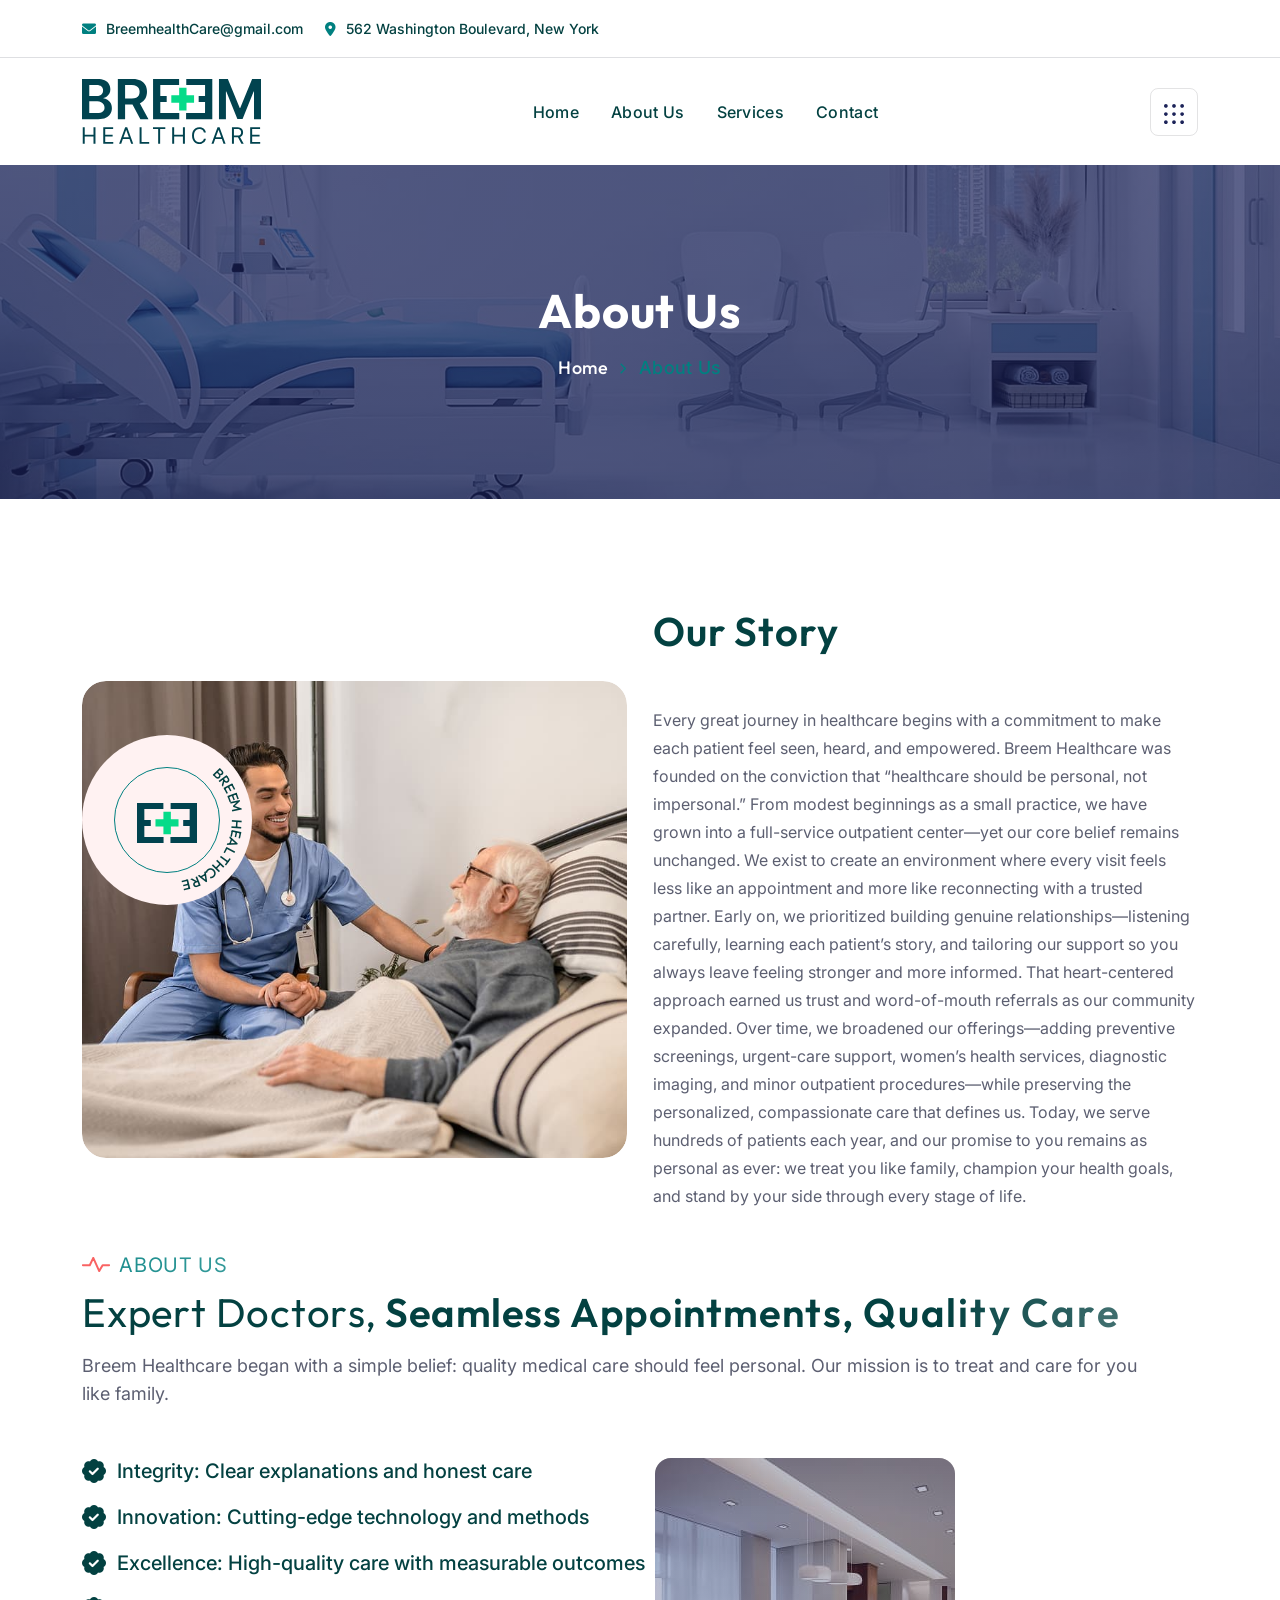
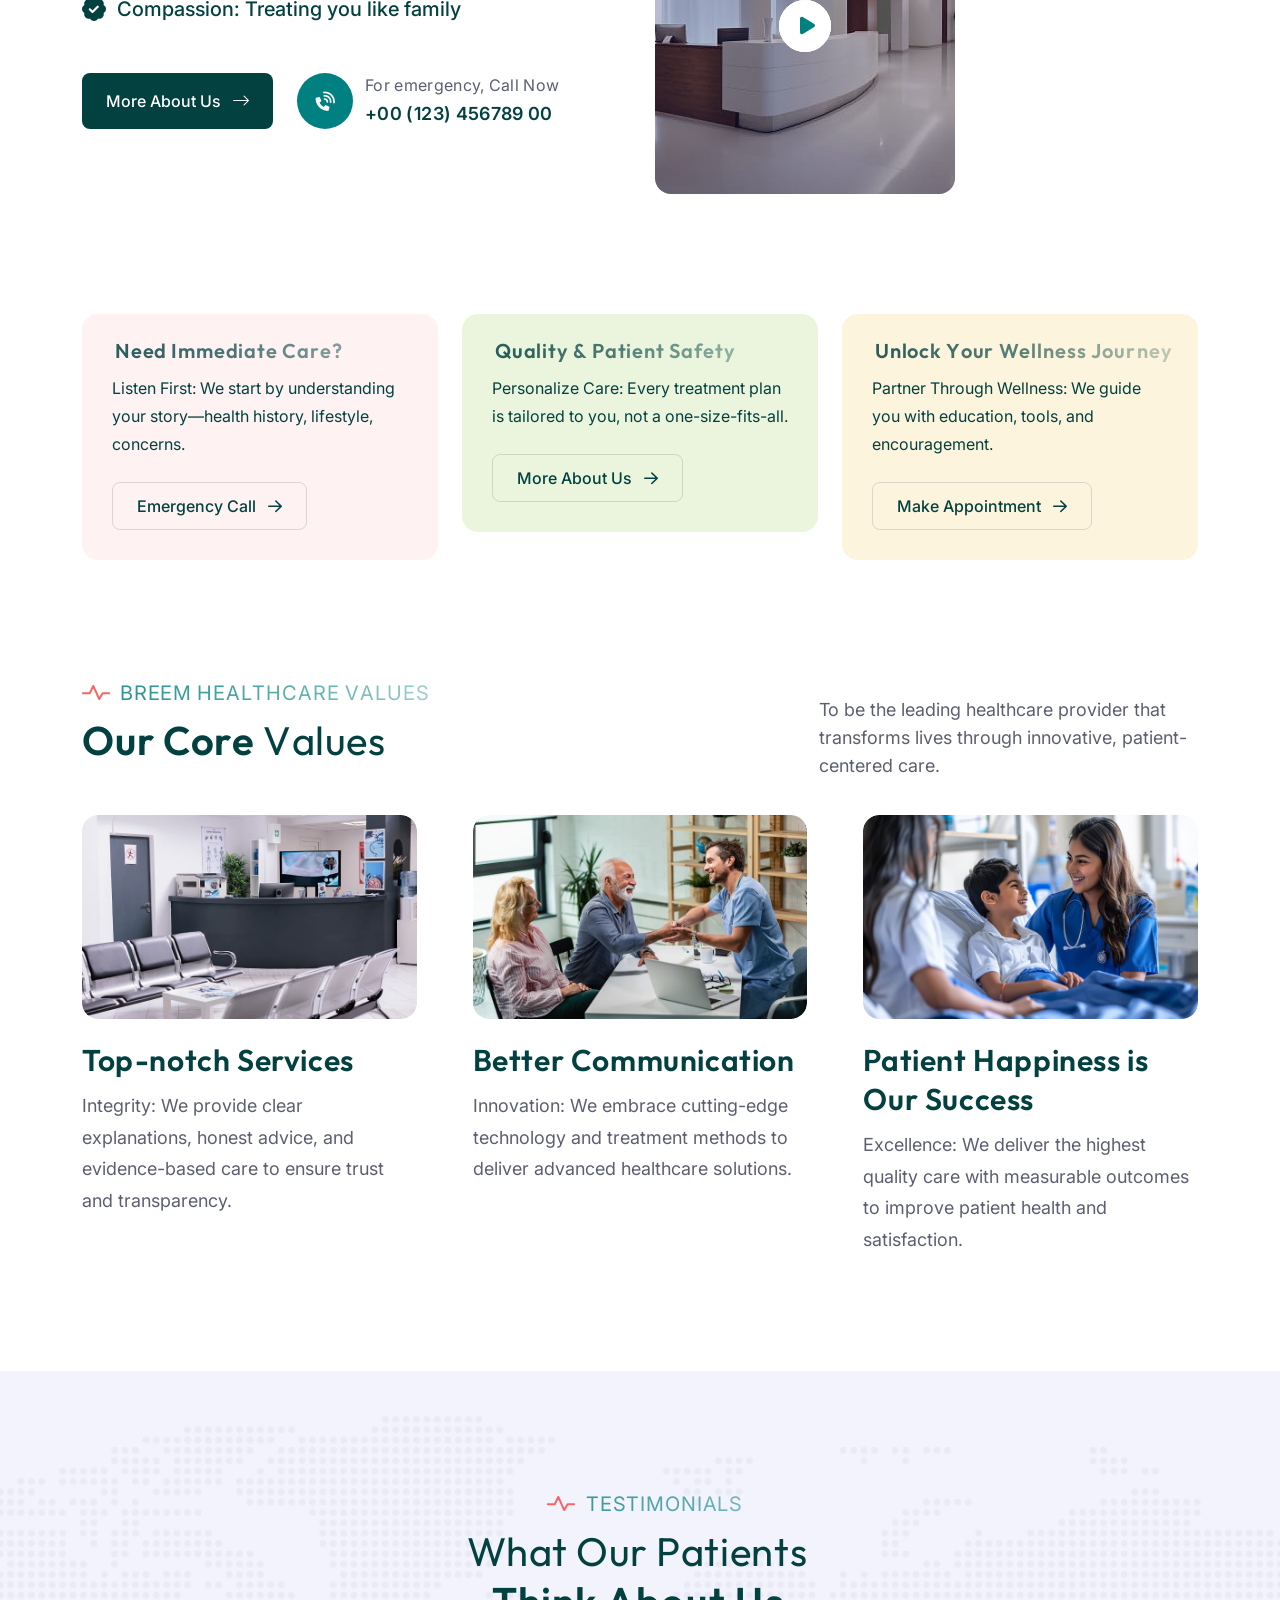
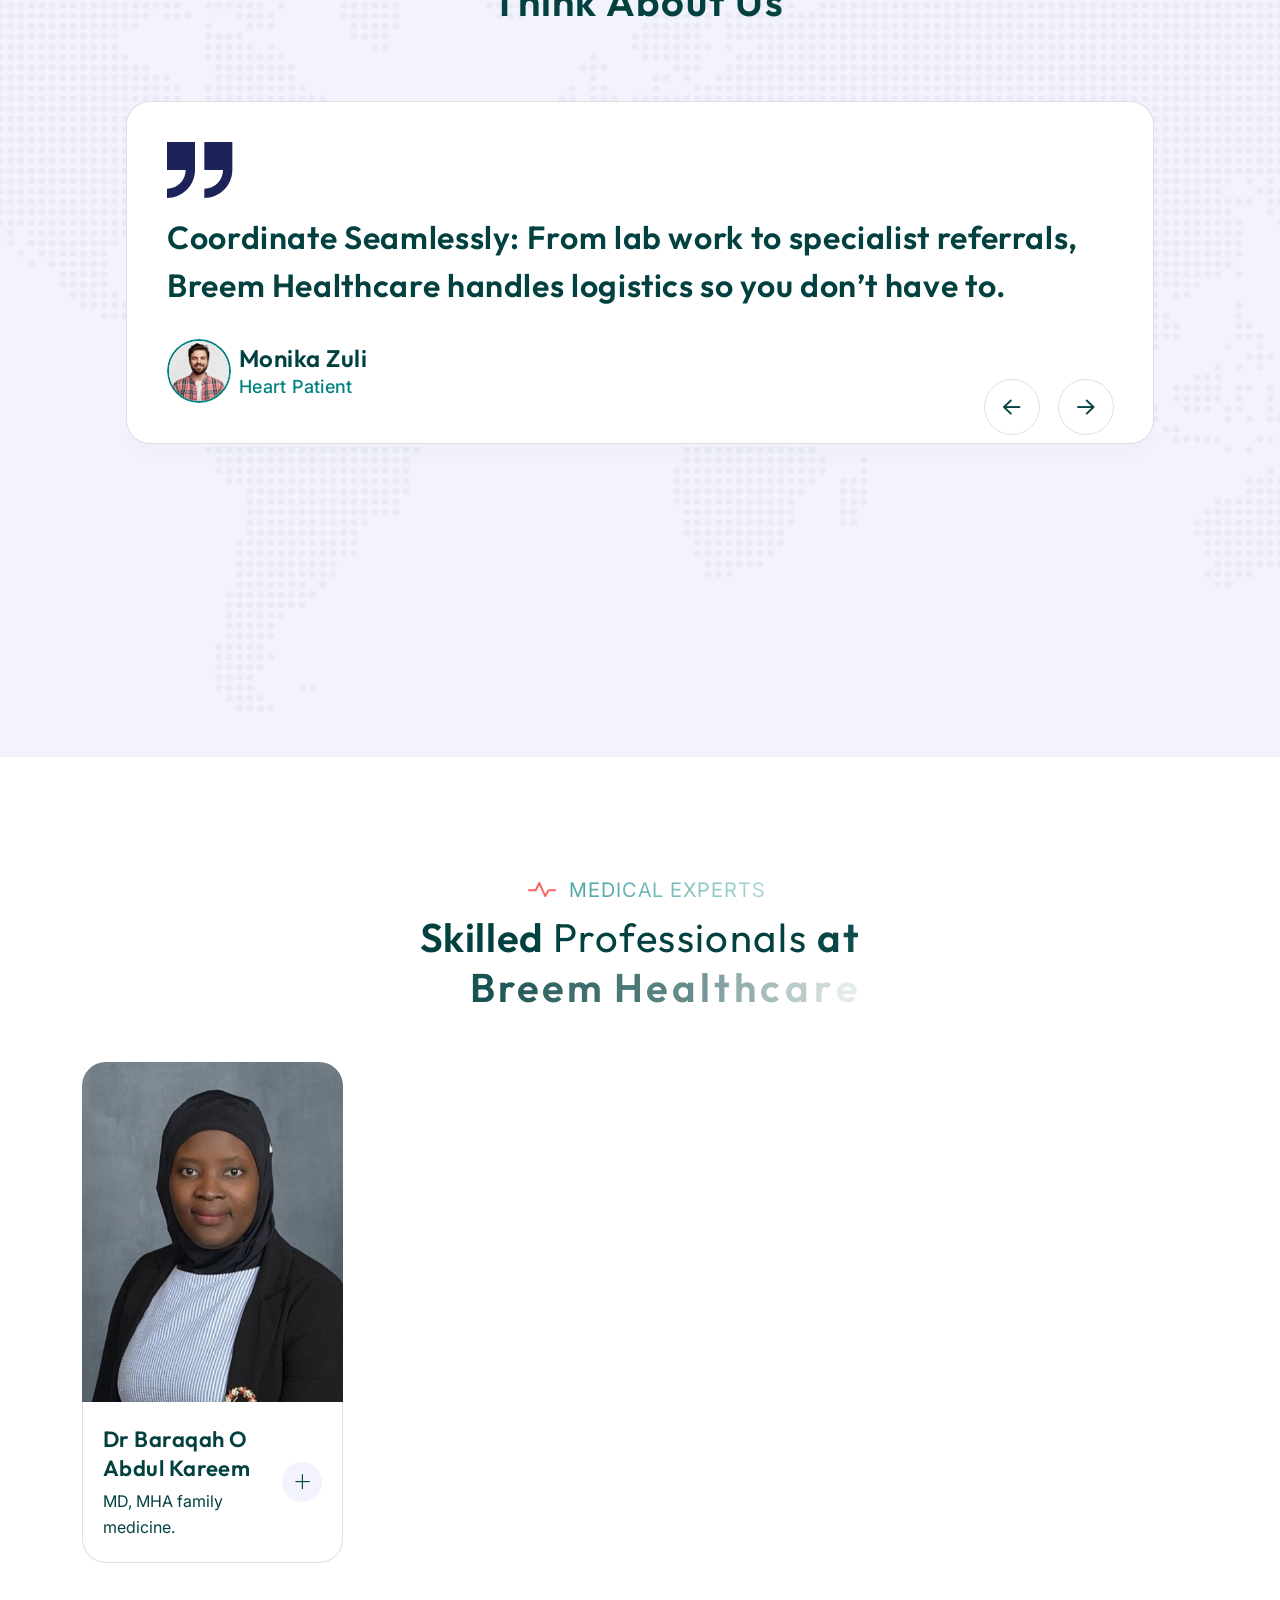
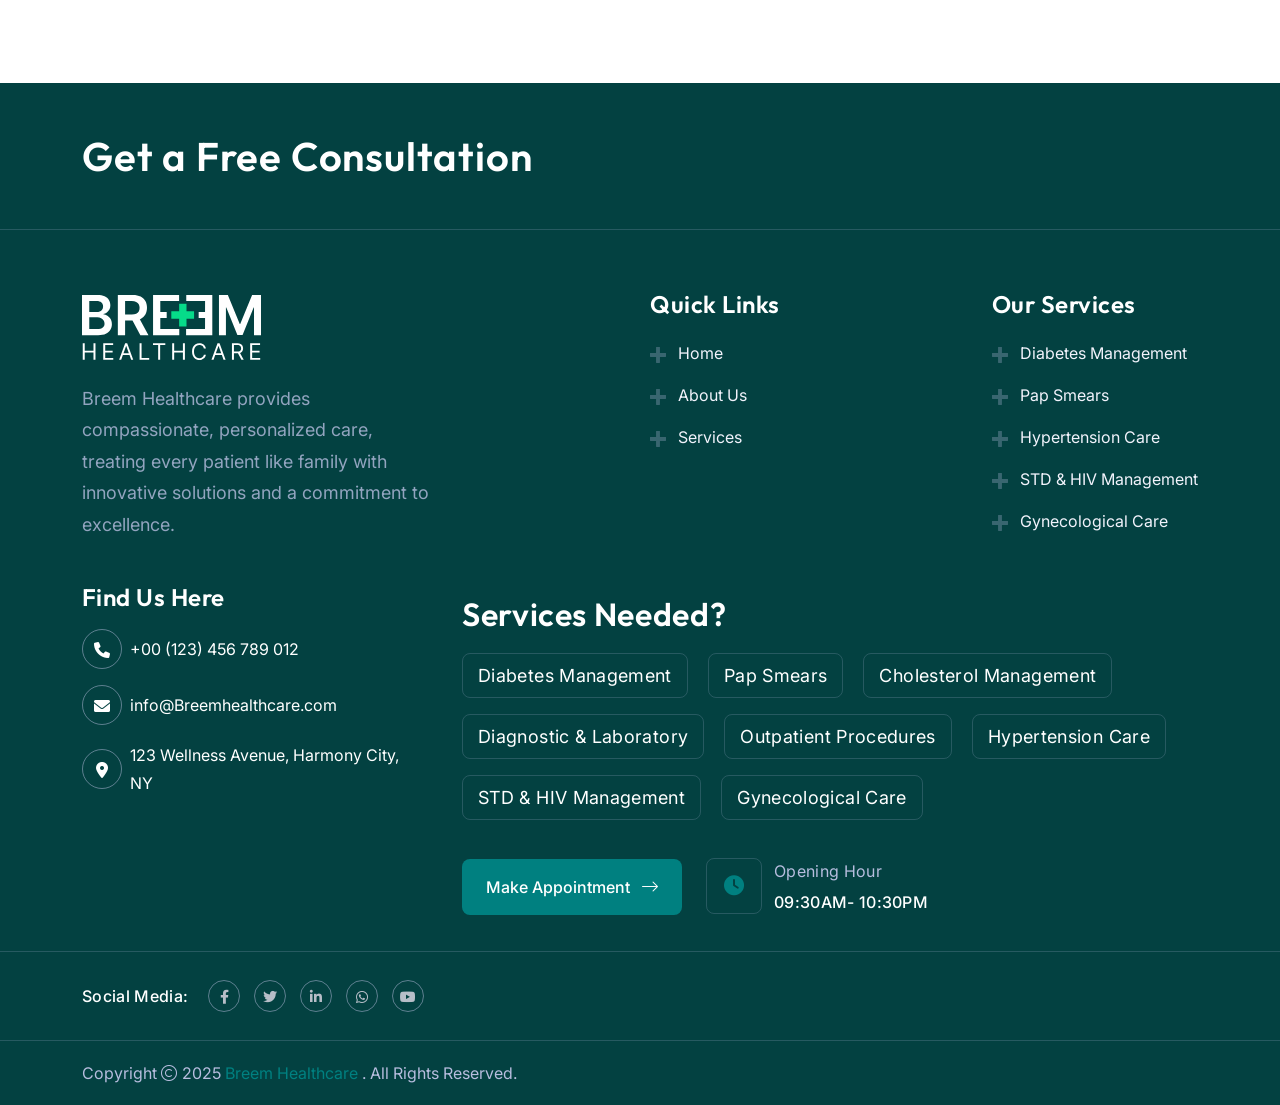
<file: html.themeholy.com/Breem/demo/about.html>
<!DOCTYPE html>
<html class="no-js" lang="zxx">
    <!-- Mirrored from html.themeholy.com/medova/demo/about.html by HTTrack Website Copier/3.x [XR&CO'2014], Mon, 02 Jun 2025 12:05:56 GMT -->
    <head>
        <meta charset="utf-8" />
        <meta http-equiv="x-ua-compatible" content="ie=edge" />
        <title>Breem Health care - About Us</title>
        <meta name="author" content="themeholy" />
        <meta name="description" content="Medova  - Health & Medical Template" />
        <meta name="keywords" content="Medova  - Health & Medical Template" />
        <meta name="robots" content="INDEX,FOLLOW" />
        <meta name="viewport" content="width=device-width,initial-scale=1,shrink-to-fit=no" />
        <link rel="apple-touch-icon" sizes="57x57" href="assets/img/favicons/apple-icon-57x57.png" />
        <link rel="apple-touch-icon" sizes="60x60" href="assets/img/favicons/apple-icon-60x60.png" />
        <link rel="apple-touch-icon" sizes="72x72" href="assets/img/favicons/apple-icon-72x72.png" />
        <link rel="apple-touch-icon" sizes="76x76" href="assets/img/favicons/apple-icon-76x76.png" />
        <link rel="apple-touch-icon" sizes="114x114" href="assets/img/favicons/apple-icon-114x114.png" />
        <link rel="apple-touch-icon" sizes="120x120" href="assets/img/favicons/apple-icon-120x120.png" />
        <link rel="apple-touch-icon" sizes="144x144" href="assets/img/favicons/apple-icon-144x144.png" />
        <link rel="apple-touch-icon" sizes="152x152" href="assets/img/favicons/apple-icon-152x152.png" />
        <link rel="apple-touch-icon" sizes="180x180" href="assets/img/favicons/apple-icon-180x180.png" />
        <link rel="icon" type="image/png" sizes="192x192" href="assets/img/favicons/android-icon-192x192.png" />
        <link rel="icon" type="image/png" sizes="32x32" href="assets/img/favicons/favicon-32x32.png" />
        <link rel="icon" type="image/png" sizes="96x96" href="assets/img/favicons/favicon-96x96.png" />
        <link rel="icon" type="image/png" sizes="16x16" href="assets/img/favicons/favicon-16x16.png" />
        <link rel="manifest" href="assets/img/favicons/manifest.json" />
        <meta name="msapplication-TileColor" content="#ffffff" />
        <meta name="msapplication-TileImage" content="assets/img/favicons/ms-icon-144x144.png" />
        <meta name="theme-color" content="#ffffff" />
        <link rel="preconnect" href="https://fonts.googleapis.com/" />
        <link rel="preconnect" href="https://fonts.gstatic.com/" crossorigin />
        <link
            href="https://fonts.googleapis.com/css2?family=Inter:ital,opsz,wght@0,14..32,100..900;1,14..32,100..900&amp;family=Outfit:wght@100..900&amp;family=Saira:ital,wght@0,100..900;1,100..900&amp;display=swap"
            rel="stylesheet" />
        <link rel="stylesheet" href="assets/css/bootstrap.min.css" />
        <link rel="stylesheet" href="assets/css/fontawesome.min.css" />
        <link rel="stylesheet" href="assets/css/magnific-popup.min.css" />
        <link rel="stylesheet" href="assets/css/swiper-bundle.min.css" />
        <link rel="stylesheet" href="assets/css/style.css" />
    </head>
    <body>
        <!-- COLOR SWITCHER -->
        <!-- <div class="color-scheme-wrap active">
            <button class="switchIcon"><i class="fa-solid fa-palette"></i></button>
            <h4 class="color-scheme-wrap-title">
                <i class="far fa-palette me-2"></i>
                Style Swicher
            </h4>
            <div class="color-switch-btns">
                <button data-color="#3E66F3"><i class="fa-solid fa-droplet"></i></button>
                <button data-color="#684DF4"><i class="fa-solid fa-droplet"></i></button>
                <button data-color="#008080"><i class="fa-solid fa-droplet"></i></button>
                <button data-color="#323F7C"><i class="fa-solid fa-droplet"></i></button>
                <button data-color="#FC3737"><i class="fa-solid fa-droplet"></i></button>
                <button data-color="#8a2be2"><i class="fa-solid fa-droplet"></i></button>
            </div>
            <a href="https://themeforest.net/user/themeholy" class="th-btn text-center w-100">
                <i class="fa fa-shopping-cart me-2"></i>
                Purchase
            </a>
        </div> -->

        <div class="preloader">
            <button class="th-btn preloaderCls">Cancel Preloader</button>
            <div class="preloader-inner">
                <img src="assets/img/BreemLogo.svg" alt="img" />
                <div class="heart-rate">
                    <img src="assets/img/shape/preloader.svg" alt="" />
                    <div class="fade-in"></div>
                    <div class="fade-out"></div>
                </div>
            </div>
        </div>

        <div class="sidemenu-wrapper shopping-cart"></div>
        <div class="sidemenu-wrapper">
            <div class="sidemenu-content">
                <button class="closeButton sideMenuCls"><i class="far fa-times"></i></button>
                <div class="widget footer-widget mb-0">
                    <div class="th-widget-about">
                        <div class="about-logo">
                            <a href="index.html"><img src="assets/img/BreemLogo.svg" alt="Breem " /></a>
                        </div>
                        <p class="about-text">
                            Breem Healthcare provides compassionate, personalized care, treating every patient like
                            family with innovative solutions and a commitment to excellence.
                        </p>
                    </div>
                </div>

                <div class="widget footer-widget">
                    <h3 class="widget_title">Social Media:</h3>
                    <div class="th-social">
                        <a href="https://facebook.com/"><i class="fab fa-facebook-f"></i></a>
                        <a href="https://twitter.com/"><i class="fab fa-twitter"></i></a>
                        <a href="https://pinterest.com/"><i class="fab fa-pinterest-p"></i></a>
                        <a href="https://linkedin.com/"><i class="fab fa-linkedin-in"></i></a>
                        <a href="https://linkedin.com/"><i class="fab fa-instagram"></i></a>
                    </div>
                </div>
            </div>
        </div>
        <div class="popup-search-box d-none d-lg-block">
            <button class="searchClose"><i class="fal fa-times"></i></button>
            <form action="#">
                <input type="text" placeholder="What are you looking for?" />
                <button type="submit"><i class="fal fa-search"></i></button>
            </form>
        </div>
        <div class="th-menu-wrapper">
            <div class="th-menu-area text-center">
                <button class="th-menu-toggle"><i class="fal fa-times"></i></button>
                <div class="mobile-logo">
                    <a href="index.html"><img src="assets/img/BreemLogo.svg" alt="Breem" /></a>
                </div>
                <div class="th-mobile-menu">
                    <ul>
                        <li class="menu-item-has-children">
                            <a href="index.html">Home</a>
                        </li>
                        <li><a href="about.html">About Us</a></li>
                        <li><a href="service.html">Services</a></li>
                    </ul>
                </div>
            </div>
        </div>
        <header class="th-header header-layout2">
            <div class="header-top">
                <div class="container">
                    <div class="row gy-2 justify-content-center justify-content-lg-between align-items-center">
                        <div class="col-auto">
                            <div class="header-links">
                                <ul>
                                    <li>
                                        <i class="fa-solid fa-envelope"></i>
                                        <a href="BreemhealthCare@gmail.com">BreemhealthCare@gmail.com</a>
                                    </li>
                                    <li class="d-none d-md-inline-block">
                                        <i class="fa-solid fa-location-dot"></i>
                                        <span>562 Washington Boulevard, New York</span>
                                    </li>
                                </ul>
                            </div>
                        </div>
                        <div class="col-auto">
                            <div class="header-button">
                                <a href="contact.html" class="th-btn">
                                    <img src="assets/img/icon/alarm.svg" alt="" />
                                    24 Hour Emergency Aid
                                </a>
                                <form class="search-form">
                                    <input type="text" placeholder="Search..." />
                                    <button type="submit"><i class="fa-light fa-magnifying-glass"></i></button>
                                </form>
                            </div>
                        </div>
                    </div>
                </div>
            </div>
            <div class="sticky-wrapper">
                <div class="container">
                    <div class="menu-area">
                        <div class="row align-items-center justify-content-between">
                            <div class="col-auto">
                                <div class="header-logo">
                                    <a href="home-medical-clinic.html">
                                        <img src="assets/img/BreemLogo.svg" alt="Breem" />
                                    </a>
                                </div>
                            </div>
                            <div class="col-auto">
                                <nav class="main-menu style2 d-none d-lg-inline-block">
                                    <ul>
                                        <li>
                                            <a href="index.html">Home</a>
                                        </li>

                                        <li>
                                            <a href="about.html">About Us</a>
                                        </li>

                                        <li><a href="service.html">Services</a></li>

                                        <li><a href="contact.html">Contact</a></li>
                                    </ul>
                                </nav>
                                <div class="header-button">
                                    <button type="button" class="th-menu-toggle d-inline-block d-lg-none">
                                        <i class="far fa-bars"></i>
                                    </button>
                                </div>
                            </div>
                            <div class="col-auto d-none d-xl-block">
                                <div class="header-button">
                                    <a href="contact.html" class="th-btn style2">
                                        Make Appointment
                                        <i class="fa-solid fa-calendar-days ms-2"></i>
                                    </a>
                                    <a href="#" class="icon-btn sideMenuToggler d-none d-lg-block">
                                        <img src="assets/img/icon/grid.svg" alt="" />
                                    </a>
                                </div>
                            </div>
                        </div>
                    </div>
                </div>
            </div>
        </header>
        <div class="breadcumb-wrapper" data-bg-src="assets/img/bg/breadcumb-bg.jpg">
            <div class="container">
                <div class="breadcumb-content">
                    <h1 class="breadcumb-title">About Us</h1>
                    <ul class="breadcumb-menu">
                        <li><a href="index.html">Home</a></li>
                        <li>About Us</li>
                    </ul>
                </div>
            </div>
        </div>

        <div class="about-area overflow-hidden overflow-hidden space" id="about-sec">
            <div class="container">
                <div class="row gy-4">
                    <div class="col-xxl-6 mb-30 mb-xl-0">
                        <!-- <div class="title-area">
                            <span class="sub-title text-anime-style-2">Services</span>
                            <h2 class="sec-title text-anime-style-3">
                                <span class="fw-normal">WHY CHOOSE</span>
                                BREEM
                            </h2>
                            <p class="fs-18 mb-30 pe-xl-5 wow fadeInUp">
                               At Breem Healthcare, we blend professional expertise with genuine compassion—empowering you to stay healthy, strong, and resilient.
                            </p>
                        </div> -->
                        <div class="about-wrapper style2" style="display: flex; align-items: center">
                            <div class="img-box4 me-xl-3" style="width: 100%">
                                <div class="img1 reveal"><img src="assets/img/normal/about_4_1.jpg" alt="About" /></div>
                                <div class="about-wrapp">
                                    <div class="discount-wrapp">
                                        <div class="logo"><img src="assets/img/BreemLogo3.svg" alt="" /></div>
                                        <div class="discount-tag">
                                            <span class="discount-anime">Breem Healthcare</span>
                                        </div>
                                    </div>
                                </div>
                            </div>

                            <div class="" style="width: 100%">
                                <div class="checklist" style="margin-bottom: 0px;">
                                    <h2 class="sec-title text-anime-style-3">
                                <!-- <span class="fw-normal">Expert Doctors,</span> -->
                                Our Story
                            </h2>
                                    <p class="wow fadeInUp" data-wow-delay=".1s">
                                        Every great journey in healthcare begins with a commitment to make each patient
                                        feel seen, heard, and empowered. Breem Healthcare was founded on the conviction
                                        that “healthcare should be personal, not impersonal.” From modest beginnings as
                                        a small practice, we have grown into a full-service outpatient center—yet our
                                        core belief remains unchanged. We exist to create an environment where every
                                        visit feels less like an appointment and more like reconnecting with a trusted
                                        partner. Early on, we prioritized building genuine relationships—listening
                                        carefully, learning each patient’s story, and tailoring our support so you
                                        always leave feeling stronger and more informed. That heart-centered approach
                                        earned us trust and word-of-mouth referrals as our community expanded. Over
                                        time, we broadened our offerings—adding preventive screenings, urgent-care
                                        support, women’s health services, diagnostic imaging, and minor outpatient
                                        procedures—while preserving the personalized, compassionate care that defines
                                        us. Today, we serve hundreds of patients each year, and our promise to you
                                        remains as personal as ever: we treat you like family, champion your health
                                        goals, and stand by your side through every stage of life.
                                    </p>
                                </div>
                            </div>
                        </div>
                    </div>

                    <div class="col-xxl-6 mb-30 mb-xl-0">
                        <div class="title-area">
                            <span class="sub-title text-anime-style-2">About us</span>
                            <h2 class="sec-title text-anime-style-3">
                                <span class="fw-normal">Expert Doctors,</span>
                                Seamless Appointments, Quality Care
                            </h2>
                            <p class="fs-18 mb-30 pe-xl-5 wow fadeInUp">
                                Breem Healthcare began with a simple belief: quality medical care should feel personal.
                                Our mission is to treat and care for you like family.
                            </p>
                        </div>
                        <div class="about-wrapper style2">
                            <div class="">
                                <div class="checklist mb-50">
                                    <ul>
                                        <li class="wow fadeInUp" data-wow-delay=".1s">
                                            Integrity: Clear explanations and honest care
                                        </li>
                                        <li class="wow fadeInUp" data-wow-delay=".3s">
                                            Innovation: Cutting-edge technology and methods
                                        </li>
                                        <li class="wow fadeInUp" data-wow-delay=".5s">
                                            Excellence: High-quality care with measurable outcomes
                                        </li>
                                        <li class="wow fadeInUp" data-wow-delay=".7s">
                                            Compassion: Treating you like family
                                        </li>
                                    </ul>
                                </div>
                                <div class="btn-group mt-40 wow fadeInUp" data-wow-delay=".5s">
                                    <a href="about.html" class="th-btn style2">
                                        More About Us
                                        <i class="fa-light fa-arrow-right-long ms-2"></i>
                                    </a>
                                    <div class="call-info">
                                        <div class="call-icon">
                                            <a href="tel:+00123456789"><i class="fa-solid fa-phone-volume"></i></a>
                                        </div>
                                        <div class="media-body">
                                            <span class="call-label">For emergency, Call Now</span>
                                            <p class="call-link">
                                                <a href="tel:+0012345678900">+00 (123) 456789 00</a>
                                            </p>
                                        </div>
                                    </div>
                                </div>
                            </div>
                            <div class="video-img2 wow fadeInUp">
                                <img src="assets/img/normal/about-video.jpg" alt="About" />
                                <a
                                    href="https://www.youtube.com/watch?v=_sI_Ps7JSEk"
                                    class="video-play-btn popup-video">
                                    <i class="fa-solid fa-play"></i>
                                </a>
                            </div>
                        </div>
                    </div>
                </div>
            </div>
        </div>
        <div class="position-relative">
            <div class="container">
                <div class="row gy-4 justify-content-center">
                    <div class="col-md-6 col-xl-4 feature-card_wrapp wow fadeInLeft" data-wow-delay=".2s">
                        <div class="feature-card th-ani">
                            <h3 class="box-title text-anime-style-2">Need Immediate Care?</h3>
                            <p class="box-text">
                                Listen First: We start by understanding your story—health history, lifestyle, concerns.
                            </p>
                            <a href="contact.html" class="th-btn black-border">
                                Emergency Call
                                <i class="fa-regular fa-arrow-right ms-2"></i>
                            </a>
                        </div>
                    </div>
                    <div class="col-md-6 col-xl-4 feature-card_wrapp wow fadeInUp" data-wow-delay=".4s">
                        <div class="feature-card th-ani">
                            <h3 class="box-title text-anime-style-2">Quality & Patient Safety</h3>
                            <p class="box-text">
                                Personalize Care: Every treatment plan is tailored to you, not a one-size-fits-all.
                            </p>
                            <a href="about.html" class="th-btn black-border">
                                More About Us
                                <i class="fa-regular fa-arrow-right ms-2"></i>
                            </a>
                        </div>
                    </div>
                    <div class="col-md-6 col-xl-4 feature-card_wrapp wow fadeInRight" data-wow-delay=".6s">
                        <div class="feature-card th-ani">
                            <h3 class="box-title text-anime-style-2">Unlock Your Wellness Journey</h3>
                            <p class="box-text">
                                Partner Through Wellness: We guide you with education, tools, and encouragement.
                            </p>
                            <a href="contact.html" class="th-btn black-border">
                                Make Appointment
                                <i class="fa-regular fa-arrow-right ms-2"></i>
                            </a>
                        </div>
                    </div>
                </div>
            </div>
        </div>
        <section class="project-area position-relative space overflow-hidden" id="project-sec">
            <div class="container">
                <div class="row justify-content-lg-between justify-content-center align-items-center">
                    <div class="col-lg-5">
                        <div class="title-area text-center text-lg-start">
                            <span class="sub-title text-anime-style-2">Breem Healthcare Values</span>
                            <h2 class="sec-title text-anime-style-3">
                                Our Core
                                <span class="fw-normal">Values</span>
                            </h2>
                        </div>
                    </div>
                    <div class="col-lg-5">
                        <div class="ps-xl-5 ms-xl-4 text-center text-lg-start">
                            <p class="fs-18 wow fadeInUp">
                                To be the leading healthcare provider that transforms lives through innovative,
                                patient-centered care.
                            </p>
                        </div>
                    </div>
                </div>
                <div class="slider-area">
                    <div
                        class="swiper th-slider projectSlide has-shadow"
                        id="projectSlide"
                        data-slider-options='{"loop":true,"spaceBetween":56,"breakpoints":{"0":{"slidesPerView":1},"576":{"slidesPerView":"1"},"768":{"slidesPerView":"2"},"992":{"slidesPerView":"2"},"1200":{"slidesPerView":"3"}}}'>
                        <div class="swiper-wrapper">
                            <div class="swiper-slide">
                                <div class="project-card">
                                    <div class="box-img global-img">
                                        <img src="assets/img/project/project_1_1.jpg" alt="project image" />
                                    </div>
                                    <div class="box-content">
                                        <h3 class="box-title">
                                            <a href="case-studies-details.html">Top-notch Services</a>
                                        </h3>
                                        <p class="box-text">
                                            Integrity: We provide clear explanations, honest advice, and evidence-based
                                            care to ensure trust and transparency.
                                        </p>
                                    </div>
                                </div>
                            </div>
                            <div class="swiper-slide">
                                <div class="project-card">
                                    <div class="box-img global-img">
                                        <img src="assets/img/project/project_1_2.jpg" alt="project image" />
                                    </div>
                                    <div class="box-content">
                                        <h3 class="box-title">
                                            <a href="case-studies-details.html">Better Communication</a>
                                        </h3>
                                        <p class="box-text">
                                            Innovation: We embrace cutting-edge technology and treatment methods to
                                            deliver advanced healthcare solutions.
                                        </p>
                                    </div>
                                </div>
                            </div>
                            <div class="swiper-slide">
                                <div class="project-card">
                                    <div class="box-img global-img">
                                        <img src="assets/img/project/project_1_3.jpg" alt="project image" />
                                    </div>
                                    <div class="box-content">
                                        <h3 class="box-title">
                                            <a href="case-studies-details.html">Patient Happiness is Our Success</a>
                                        </h3>
                                        <p class="box-text">
                                            Excellence: We deliver the highest quality care with measurable outcomes to
                                            improve patient health and satisfaction.
                                        </p>
                                    </div>
                                </div>
                            </div>
                            <div class="swiper-slide">
                                <div class="project-card">
                                    <div class="box-img global-img">
                                        <img src="assets/img/project/project_1_1.jpg" alt="project image" />
                                    </div>
                                    <div class="box-content">
                                        <h3 class="box-title">
                                            <a href="case-studies-details.html">Top-notch Services</a>
                                        </h3>
                                        <p class="box-text">
                                            Integrity: We provide clear explanations, honest advice, and evidence-based
                                            care to ensure trust and transparency.
                                        </p>
                                    </div>
                                </div>
                            </div>
                            <div class="swiper-slide">
                                <div class="project-card">
                                    <div class="box-img global-img">
                                        <img src="assets/img/project/project_1_2.jpg" alt="project image" />
                                    </div>
                                    <div class="box-content">
                                        <h3 class="box-title">
                                            <a href="case-studies-details.html">Better Communication</a>
                                        </h3>
                                        <p class="box-text">
                                            Innovation: We embrace cutting-edge technology and treatment methods to
                                            deliver advanced healthcare solutions.
                                        </p>
                                    </div>
                                </div>
                            </div>
                            <div class="swiper-slide">
                                <div class="project-card">
                                    <div class="box-img global-img">
                                        <img src="assets/img/project/project_1_3.jpg" alt="project image" />
                                    </div>
                                    <div class="box-content">
                                        <h3 class="box-title">
                                            <a href="case-studies-details.html">Patient Happiness is Our Success</a>
                                        </h3>
                                        <p class="box-text">
                                            Excellence: We deliver the highest quality care with measurable outcomes to
                                            improve patient health and satisfaction.
                                        </p>
                                    </div>
                                </div>
                            </div>
                        </div>
                    </div>
                    <button data-slider-prev="#projectSlide" class="slider-arrow slider-prev">
                        <i class="far fa-arrow-left"></i>
                    </button>
                    <button data-slider-next="#projectSlide" class="slider-arrow slider-next">
                        <i class="far fa-arrow-right"></i>
                    </button>
                </div>
            </div>
        </section>
        <section class="testi-area overflow-hidden space" id="testi-sec" data-bg-src="assets/img/bg/testi-shape-1.png">
            <div class="container">
                <div class="row justify-content-center">
                    <div class="col-xl-4">
                        <div class="title-area text-center">
                            <span class="sub-title text-anime-style-2">testimonials</span>
                            <h2 class="sec-title text-anime-style-3">
                                <span class="fw-normal">What Our Patients</span>
                                Think About Us
                            </h2>
                        </div>
                    </div>
                </div>
                <div class="row">
                    <div class="slider-area space-bottom">
                        <div
                            class="swiper th-slider testiSlide2 has-shadow"
                            id="testiSlide2"
                            data-slider-options='{"effect":"slide","loop":true}'>
                            <div class="swiper-wrapper">
                                <div class="swiper-slide">
                                    <div class="testi-card style2">
                                        <div class="box-quote"><img src="assets/img/icon/quote2.svg" alt="" /></div>
                                        <p class="box-text">
                                            Coordinate Seamlessly: From lab work to specialist referrals, Breem
                                            Healthcare handles logistics so you don’t have to.
                                        </p>
                                        <div class="box-wrapp">
                                            <div class="box-profile">
                                                <div class="box-author">
                                                    <img src="assets/img/testimonial/testi_2_1.png" alt="Avater" />
                                                </div>
                                                <div class="box-info">
                                                    <h3 class="box-title">Monika Zuli</h3>
                                                    <span class="box-desig">Heart Patient</span>
                                                </div>
                                            </div>
                                        </div>
                                    </div>
                                </div>
                                <div class="swiper-slide">
                                    <div class="testi-card style2">
                                        <div class="box-quote"><img src="assets/img/icon/quote2.svg" alt="" /></div>
                                        <p class="box-text">
                                            Respect: Breem Healthcare honors your time, privacy, and health goals,
                                            ensuring a compassionate and personalized experience.
                                        </p>
                                        <div class="box-wrapp">
                                            <div class="box-profile">
                                                <div class="box-author">
                                                    <img src="assets/img/testimonial/testi_2_2.png" alt="Avater" />
                                                </div>
                                                <div class="box-info">
                                                    <h3 class="box-title">Sofia Kim</h3>
                                                    <span class="box-desig">Diet Patient</span>
                                                </div>
                                            </div>
                                        </div>
                                    </div>
                                </div>
                                <div class="swiper-slide">
                                    <div class="testi-card style2">
                                        <div class="box-quote"><img src="assets/img/icon/quote2.svg" alt="" /></div>
                                        <p class="box-text">
                                            Partner Through Wellness: Breem Healthcare guides you with education, tools,
                                            and encouragement for lasting health.
                                        </p>
                                        <div class="box-wrapp">
                                            <div class="box-profile">
                                                <div class="box-author">
                                                    <img src="assets/img/testimonial/testi_2_3.png" alt="Avater" />
                                                </div>
                                                <div class="box-info">
                                                    <h3 class="box-title">Lucas Fletcher</h3>
                                                    <span class="box-desig">Diet Patient</span>
                                                </div>
                                            </div>
                                        </div>
                                    </div>
                                </div>
                                <div class="swiper-slide">
                                    <div class="testi-card style2">
                                        <div class="box-quote"><img src="assets/img/icon/quote2.svg" alt="" /></div>
                                        <p class="box-text">
                                            Coordinate Seamlessly: From lab work to specialist referrals, Breem
                                            Healthcare handles logistics so you don’t have to.
                                        </p>
                                        <div class="box-wrapp">
                                            <div class="box-profile">
                                                <div class="box-author">
                                                    <img src="assets/img/testimonial/testi_2_4.png" alt="Avater" />
                                                </div>
                                                <div class="box-info">
                                                    <h3 class="box-title">Monika Zuli</h3>
                                                    <span class="box-desig">Heart Patient</span>
                                                </div>
                                            </div>
                                        </div>
                                    </div>
                                </div>
                                <div class="swiper-slide">
                                    <div class="testi-card style2">
                                        <div class="box-quote"><img src="assets/img/icon/quote2.svg" alt="" /></div>
                                        <p class="box-text">
                                            Respect: Breem Healthcare honors your time, privacy, and health goals,
                                            ensuring a compassionate and personalized experience.
                                        </p>
                                        <div class="box-wrapp">
                                            <div class="box-profile">
                                                <div class="box-author">
                                                    <img src="assets/img/testimonial/testi_2_5.png" alt="Avater" />
                                                </div>
                                                <div class="box-info">
                                                    <h3 class="box-title">Sofia Kim</h3>
                                                    <span class="box-desig">Diet Patient</span>
                                                </div>
                                            </div>
                                        </div>
                                    </div>
                                </div>
                                <div class="swiper-slide">
                                    <div class="testi-card style2">
                                        <div class="box-quote"><img src="assets/img/icon/quote2.svg" alt="" /></div>
                                        <p class="box-text">
                                            Partner Through Wellness: Breem Healthcare guides you with education, tools,
                                            and encouragement for lasting health.
                                        </p>
                                        <div class="box-wrapp">
                                            <div class="box-profile">
                                                <div class="box-author">
                                                    <img src="assets/img/testimonial/testi_2_6.png" alt="Avater" />
                                                </div>
                                                <div class="box-info">
                                                    <h3 class="box-title">Lucas Fletcher</h3>
                                                    <span class="box-desig">Diet Patient</span>
                                                </div>
                                            </div>
                                        </div>
                                    </div>
                                </div>
                            </div>
                            <div class="icon-box">
                                <button data-slider-prev="#testiSlide2" class="slider-arrow style3 default slider-prev">
                                    <i class="far fa-arrow-left"></i>
                                </button>
                                <button data-slider-next="#testiSlide2" class="slider-arrow style3 default slider-next">
                                    <i class="far fa-arrow-right"></i>
                                </button>
                            </div>
                        </div>
                        <div class="testi-thumb" data-slider-tab="#testiSlide2">
                            <div class="tab-btn active">
                                <img src="assets/img/testimonial/testi_2_1.png" alt="Image" />
                            </div>
                            <div class="tab-btn"><img src="assets/img/testimonial/testi_2_2.png" alt="Image" /></div>
                            <div class="tab-btn"><img src="assets/img/testimonial/testi_2_3.png" alt="Image" /></div>
                            <div class="tab-btn"><img src="assets/img/testimonial/testi_2_4.png" alt="Image" /></div>
                            <div class="tab-btn"><img src="assets/img/testimonial/testi_2_5.png" alt="Image" /></div>
                            <div class="tab-btn"><img src="assets/img/testimonial/testi_2_6.png" alt="Image" /></div>
                        </div>
                    </div>
                </div>
            </div>
            <div class="shape-mockup movingX" data-bottom="0%" data-left="0%">
                <!-- <img src="assets/img/shape/element-7.png" alt="" /> -->
            </div>
        </section>

        <section class="team-sec space overflow-hidden">
            <div class="container z-index-common">
                <div class="row justify-content-center">
                    <div class="col-xl-6 col-xxl-5">
                        <div class="title-area text-center pe-xl-5 ps-xl-5">
                            <span class="sub-title text-anime-style-2">medical experts</span>
                            <h2 class="sec-title text-anime-style-3">
                                Skilled
                                <span class="fw-normal">Professionals</span>
                                at Breem Healthcare
                            </h2>
                        </div>
                    </div>
                </div>
                <div class="row gy-3">
                    <div class="col-md-6 col-xl-3">
                        <div class="th-team team-card">
                            <div class="box-img">
                                <img src="assets/img/team/team_1_1.jpg" alt="Team" />
                            </div>
                            <div class="box-content">
                                <div>
                                    <h3 class="box-title">
                                        <a href="doctor-details.html">Dr Baraqah O Abdul Kareem</a>
                                    </h3>
                                    <span class="team-desig">MD, MHA family medicine.</span>
                                </div>
                                <div class="team-social">
                                    <div class="icon-btn"><i class="fa-light fa-plus"></i></div>
                                    <div class="th-social">
                                        <a target="_blank" href="https://facebook.com/">
                                            <i class="fab fa-facebook-f"></i>
                                        </a>
                                        <a target="_blank" href="https://twitter.com/">
                                            <i class="fab fa-twitter"></i>
                                        </a>
                                        <a target="_blank" href="https://instagram.com/">
                                            <i class="fab fa-instagram"></i>
                                        </a>
                                        <a target="_blank" href="https://linkedin.com/">
                                            <i class="fab fa-linkedin-in"></i>
                                        </a>
                                    </div>
                                </div>
                            </div>
                        </div>
                    </div>
                </div>
            </div>
        </section>
        <footer class="footer-wrapper footer-layout2">
            <div class="footer-top">
                <div class="container">
                    <div class="row gy-4 justify-content-between align-items-center">
                        <div class="col-lg-5">
                            <div class="title-area mb-0 text-center text-lg-start">
                                <h2 class="sec-title text-white m-0">Get a Free Consultation</h2>
                            </div>
                        </div>
                    </div>
                </div>
            </div>
            <div class="widget-area">
                <div class="container">
                    <div class="row justify-content-between">
                        <div class="col-md-6 col-xxl-3 col-xl-4">
                            <div class="widget footer-widget">
                                <div class="th-widget-about">
                                    <div class="about-logo">
                                        <a class="icon-masking" href="index.html">
                                            <img src="assets/img/BreemLogo2.svg" alt="Breem Healthcare" />
                                        </a>
                                    </div>
                                    <p class="about-text">
                                        Breem Healthcare provides compassionate, personalized care, treating every
                                        patient like family with innovative solutions and a commitment to excellence.
                                    </p>
                                </div>
                            </div>
                        </div>
                        <div class="col-md-6 col-xl-auto">
                            <div class="widget widget_nav_menu footer-widget">
                                <h3 class="widget_title">Quick Links</h3>
                                <div class="menu-all-pages-container">
                                    <ul class="menu">
                                        <li><a href="index.html">Home</a></li>
                                        <li><a href="about.html">About Us</a></li>
                                        <li><a href="Services.html">Services</a></li>
                                        <!-- <li><a href="contact.html">Our Staff</a></li>
                                        <li><a href="contact.html">Term & Conditions</a></li> -->
                                    </ul>
                                </div>
                            </div>
                        </div>
                        <div class="col-md-6 col-xl-auto">
                            <div class="widget widget_nav_menu footer-widget">
                                <h3 class="widget_title">Our Services</h3>
                                <div class="menu-all-pages-container">
                                    <ul class="menu">
                                        <li><a href="service.html">Diabetes Management</a></li>
                                        <li><a href="service.html">Pap Smears</a></li>
                                        <li><a href="service.html">Hypertension Care</a></li>
                                        <li><a href="service.html">STD & HIV Management</a></li>
                                        <li><a href="service.html">Gynecological Care</a></li>
                                    </ul>
                                </div>
                            </div>
                        </div>
                    </div>
                </div>
                <div class="container">
                    <div class="row">
                        <div class="col-xl-4">
                            <div class="footer-widget-about">
                                <h3 class="box-title text-white">Find Us Here</h3>
                                <div class="th-widget-about">
                                    <p class="footer-info">
                                        <i class="fa-sharp fa-solid fa-phone"></i>
                                        <span>
                                            <a class="text-inherit" href="tel:+00123456789012">+00 (123) 456 789 012</a>
                                        </span>
                                    </p>
                                    <p class="footer-info">
                                        <i class="fa-sharp fa-solid fa-envelope"></i>
                                        <span>
                                            <a class="text-inherit" href="mailto:info@Breemhealthcare.com">
                                                info@Breemhealthcare.com
                                            </a>
                                        </span>
                                    </p>
                                    <p class="footer-info">
                                        <i class="fas fa-map-marker-alt"></i>
                                        123 Wellness Avenue, Harmony City, NY
                                    </p>
                                </div>
                            </div>
                        </div>
                        <div class="col-xl-8">
                            <div class="footer-tags">
                                <div class="h4 text-white">Services Needed?</div>
                                <div class="tagcloud">
                                    <a href="service.html">Diabetes Management</a>
                                    <a href="service.html">Pap Smears</a>
                                    <a href="service.html">Cholesterol Management</a>
                                    <a href="service.html">Diagnostic & Laboratory</a>
                                    <a href="service.html">Outpatient Procedures</a>
                                    <a href="service.html">Hypertension Care</a>
                                    <a href="service.html">STD & HIV Management</a>
                                    <a href="service.html">Gynecological Care</a>
                                </div>
                                <div class="btn-group">
                                    <a href="contact.html" class="th-btn style1">
                                        Make Appointment
                                        <i class="fa-light fa-arrow-right-long ms-2"></i>
                                    </a>
                                    <div class="opening-hour">
                                        <div class="icon"><i class="fa-solid fa-clock"></i></div>
                                        <div class="media-body">
                                            <span class="label">Opening Hour</span>
                                            <span class="time">09:30AM- 10:30PM</span>
                                        </div>
                                    </div>
                                </div>
                            </div>
                        </div>
                    </div>
                </div>
            </div>
            <div class="container">
                <div class="row gy-2 justify-content-center justify-content-md-between align-items-center">
                    <div class="col-md-7 col-lg-5 text-center text-md-start">
                        <div class="social-links">
                            <span class="title">Social Media:</span>
                            <a href="https://www.facebook.com/"><i class="fab fa-facebook-f"></i></a>
                            <a href="https://www.twitter.com/"><i class="fab fa-twitter"></i></a>
                            <a href="https://www.linkedin.com/"><i class="fab fa-linkedin-in"></i></a>
                            <a href="https://www.whatsapp.com/"><i class="fab fa-whatsapp"></i></a>
                            <a href="https://www.youtube.com/"><i class="fab fa-youtube"></i></a>
                        </div>
                    </div>
                </div>
            </div>
            <div class="copyright-wrap">
                <div class="container">
                    <div class="row gy-2 align-items-center">
                        <div class="col-lg-5">
                            <p class="copyright-text">
                                Copyright
                                <i class="fal fa-copyright"></i>
                                2025
                                <a href="">Breem Healthcare</a>
                                . All Rights Reserved.
                            </p>
                        </div>
                    </div>
                </div>
            </div>
        </footer>
        <div class="scroll-top">
            <svg class="progress-circle svg-content" width="100%" height="100%" viewBox="-1 -1 102 102">
                <path
                    d="M50,1 a49,49 0 0,1 0,98 a49,49 0 0,1 0,-98"
                    style="
                        transition: stroke-dashoffset 10ms linear 0s;
                        stroke-dasharray: 307.919, 307.919;
                        stroke-dashoffset: 307.919;
                    "></path>
            </svg>
        </div>
        <script src="assets/js/vendor/jquery-3.7.1.min.js"></script>
        <script src="assets/js/swiper-bundle.min.js"></script>
        <script src="assets/js/bootstrap.min.js"></script>
        <script src="assets/js/jquery.magnific-popup.min.js"></script>
        <script src="assets/js/jquery.counterup.min.js"></script>
        <script src="assets/js/circle-progress.js"></script>
        <script src="assets/js/jquery-ui.min.js"></script>
        <script src="assets/js/imagesloaded.pkgd.min.js"></script>
        <script src="assets/js/isotope.pkgd.min.js"></script>
        <script src="assets/js/nice-select.min.js"></script>
        <script src="assets/js/wow.min.js"></script>
        <script src="assets/js/threesixty.min.js"></script>
        <script src="assets/js/panolens.min.js"></script>
        <script src="assets/js/gsap.min.js"></script>
        <script src="assets/js/ScrollTrigger.min.js"></script>
        <script src="assets/js/SplitText.js"></script>
        <script src="assets/js/main.js"></script>
    </body>
    <!-- Mirrored from html.themeholy.com/medova/demo/about.html by HTTrack Website Copier/3.x [XR&CO'2014], Mon, 02 Jun 2025 12:05:57 GMT -->
</html>
</file>
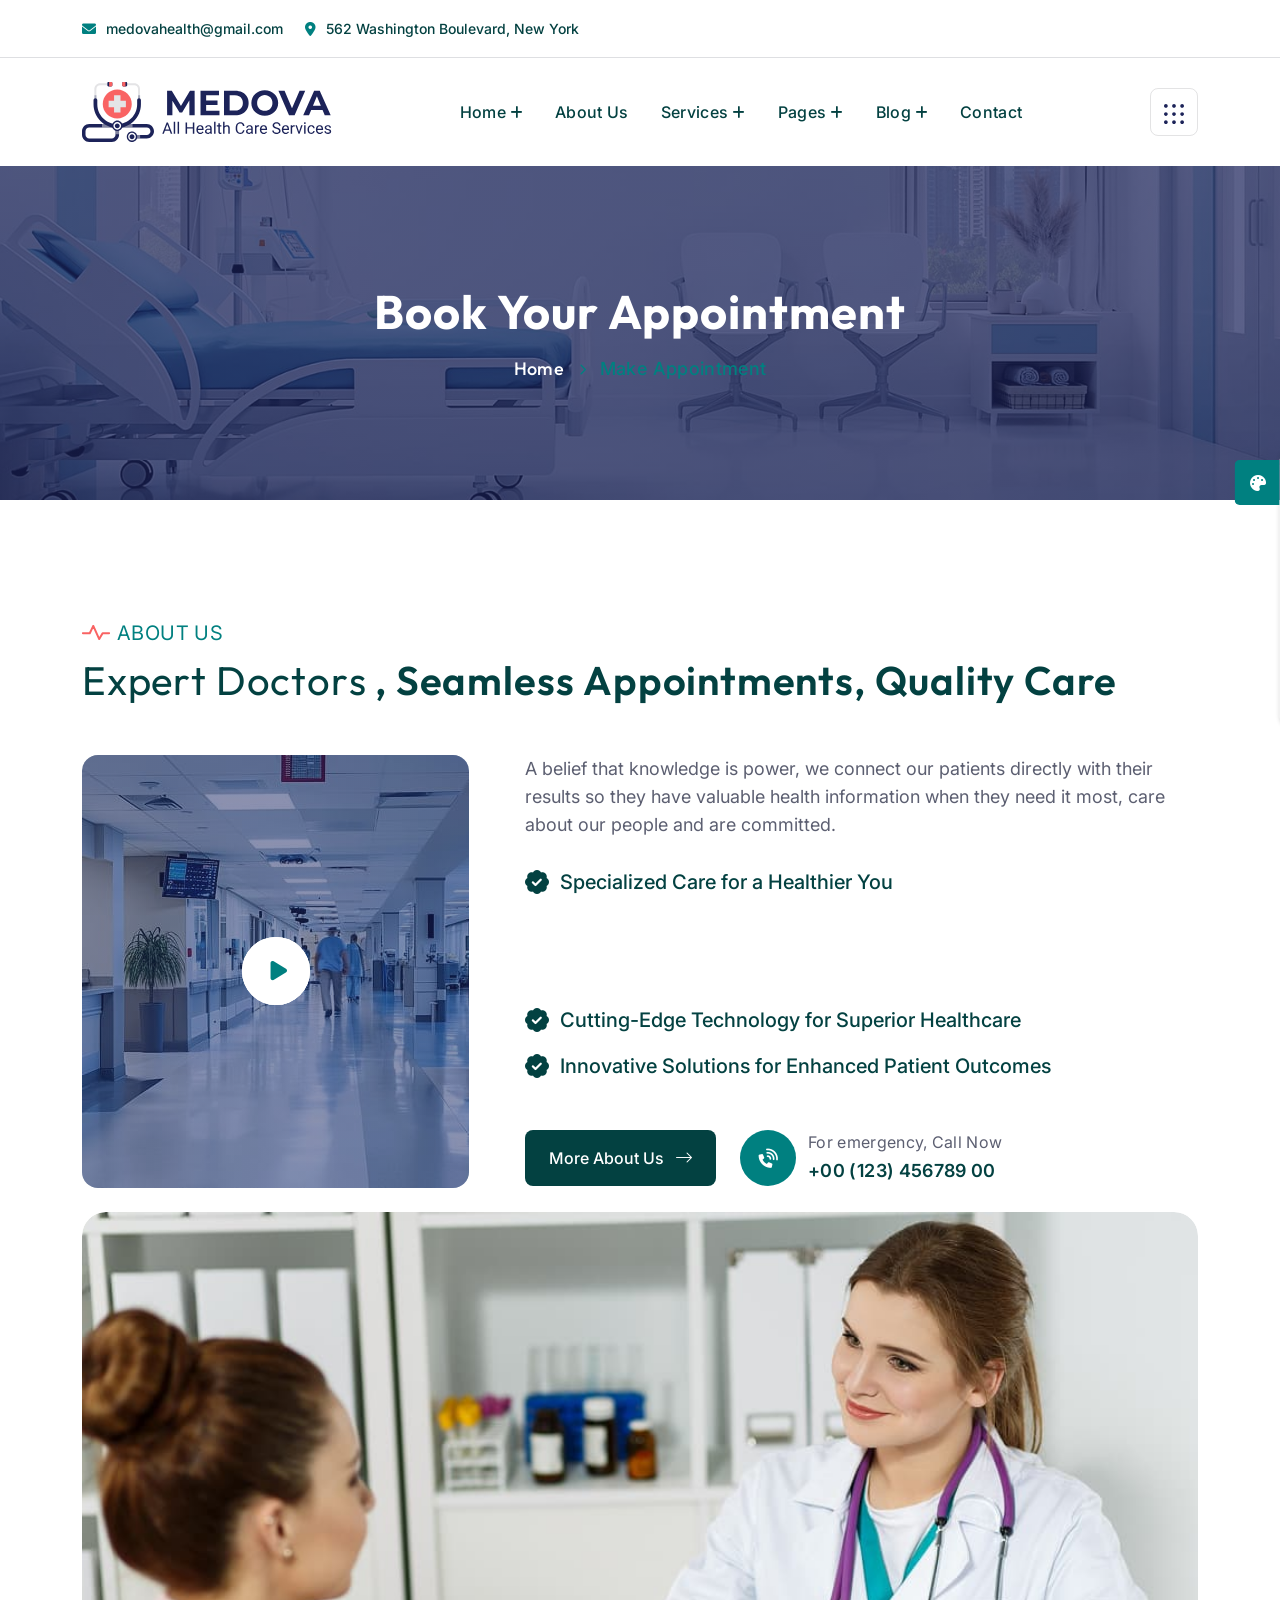
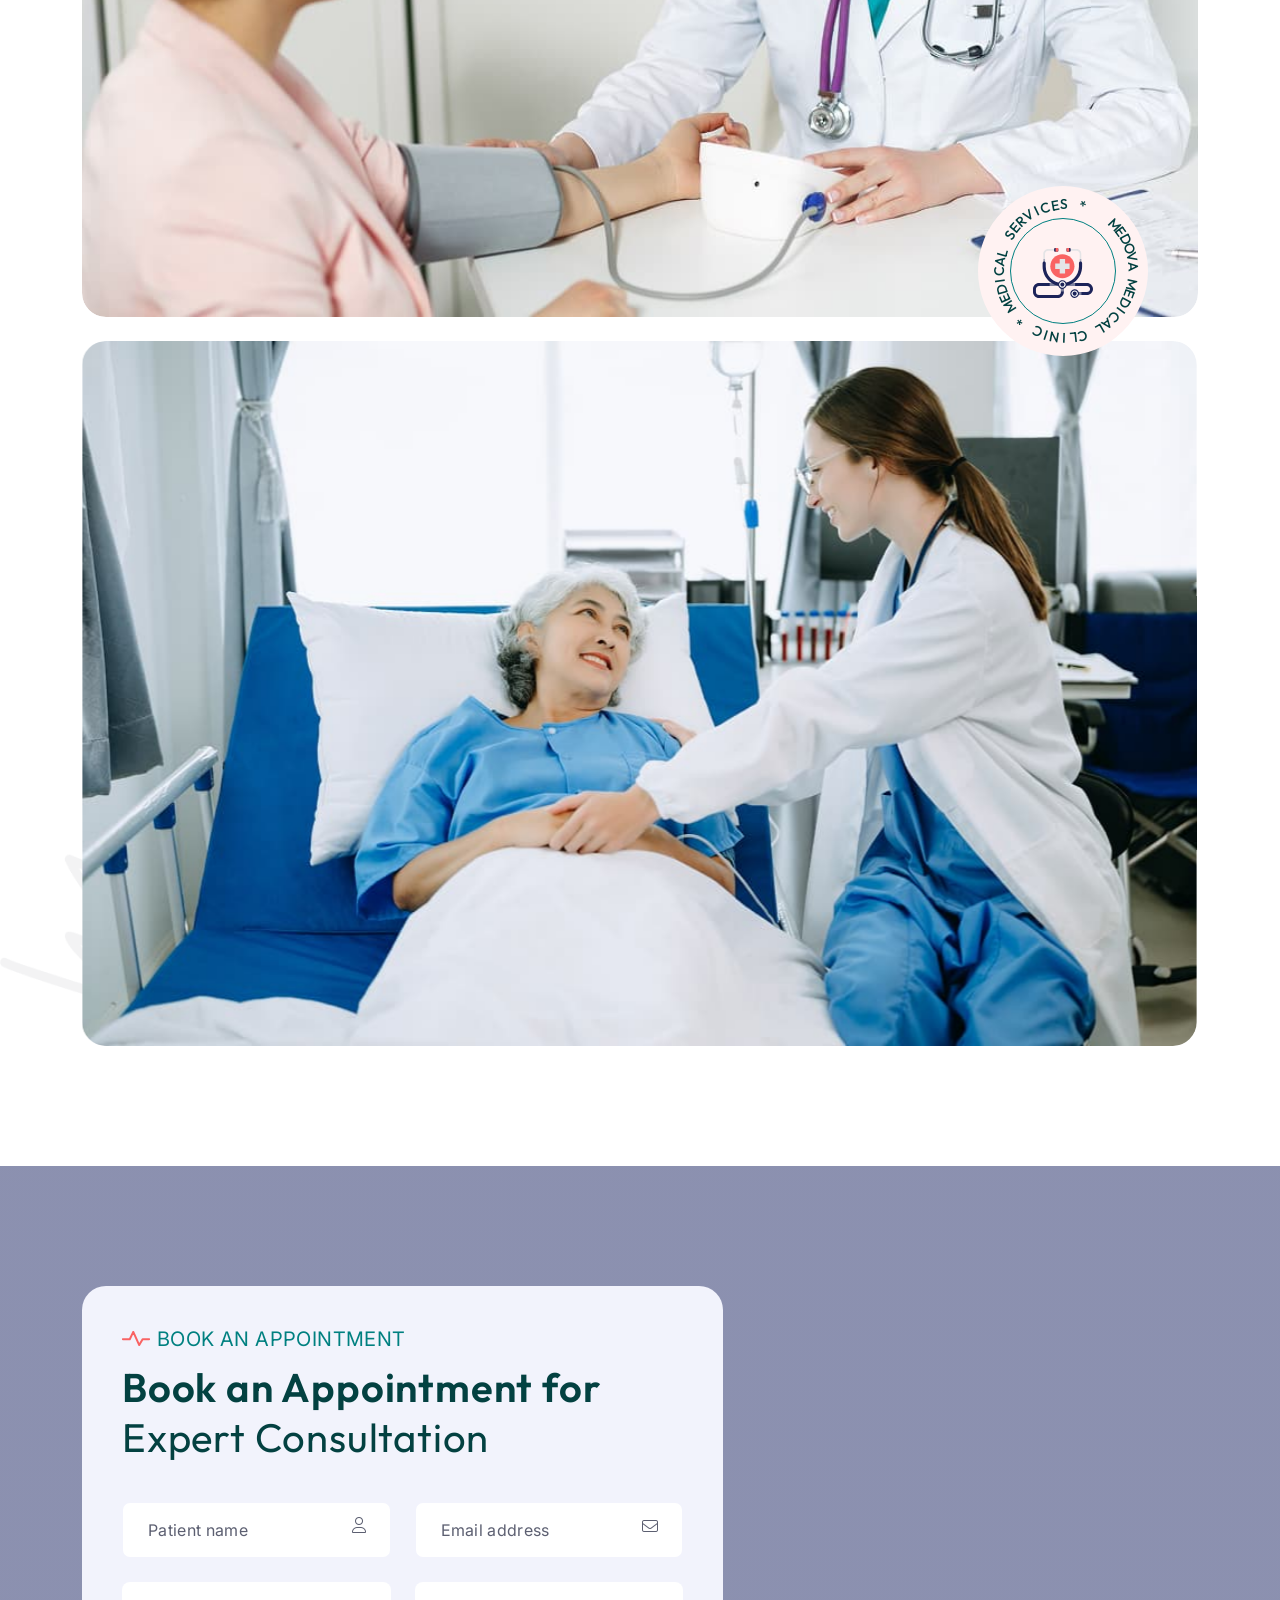
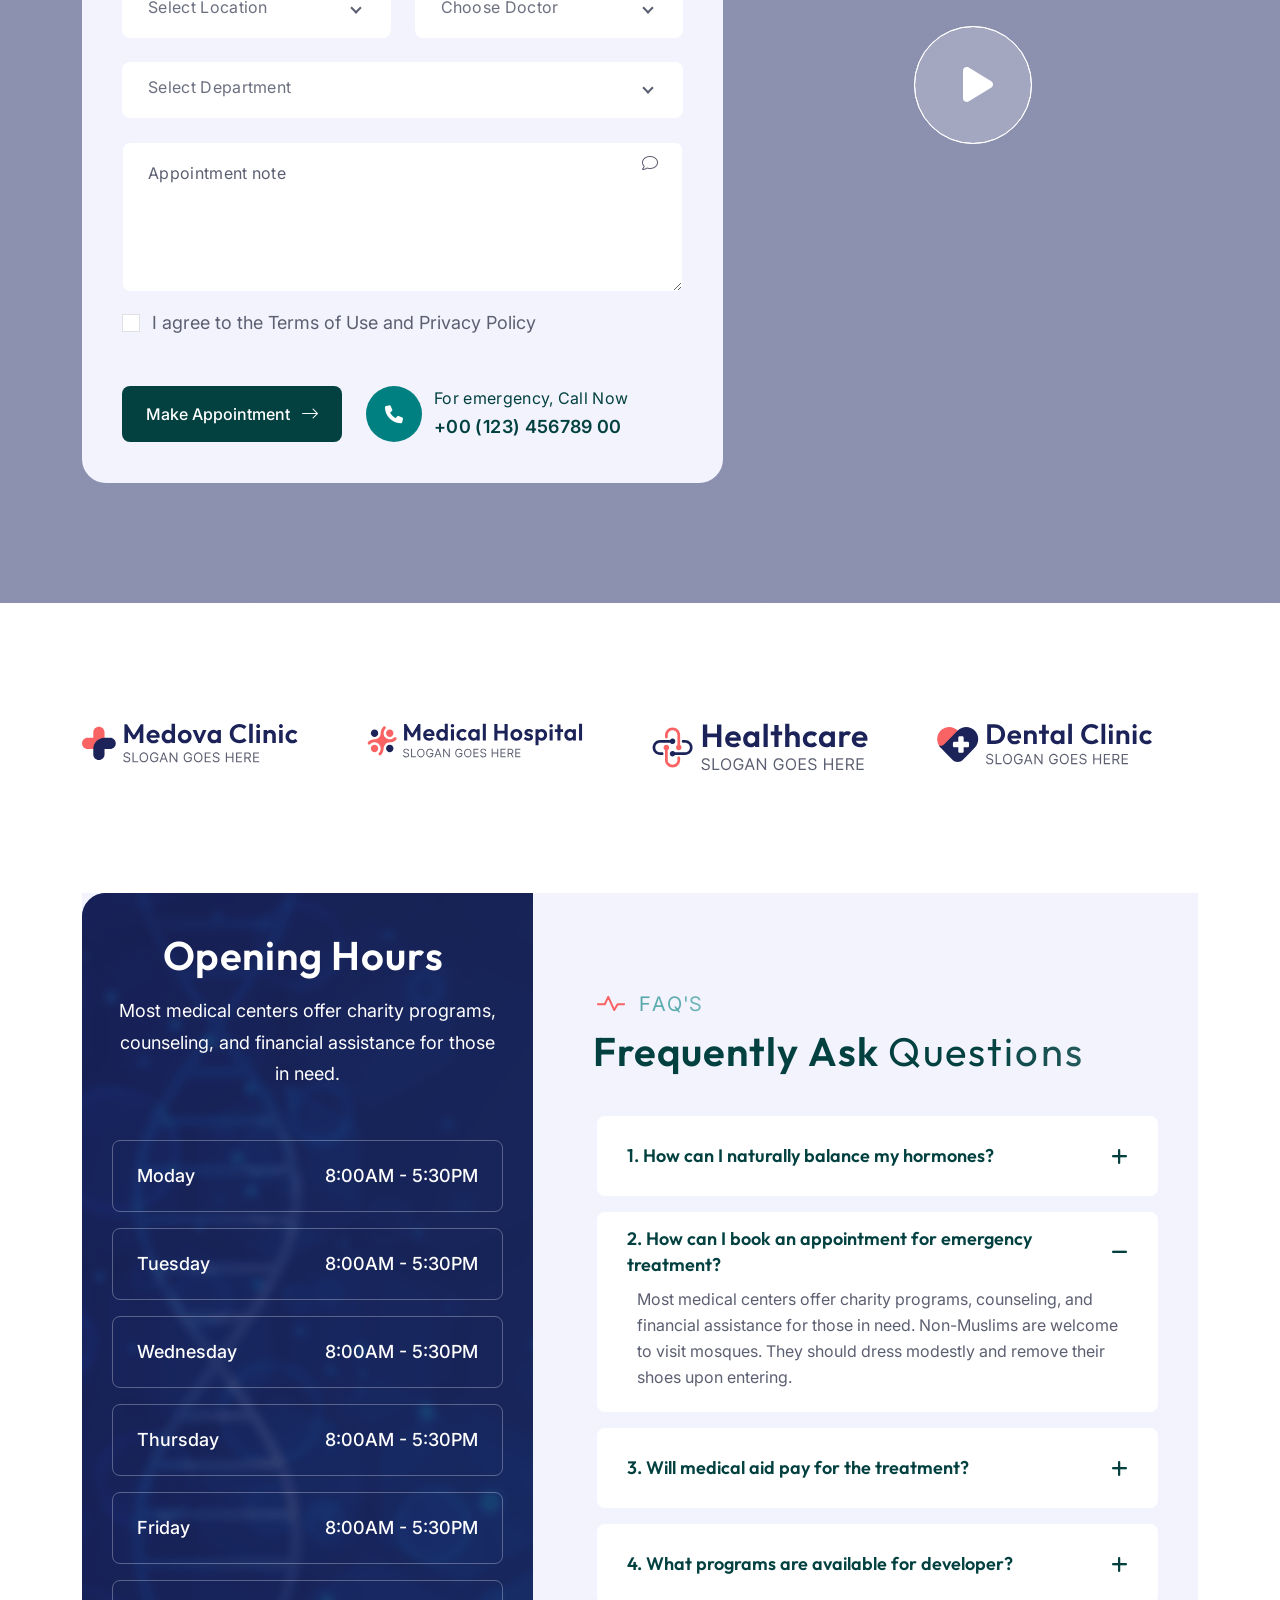
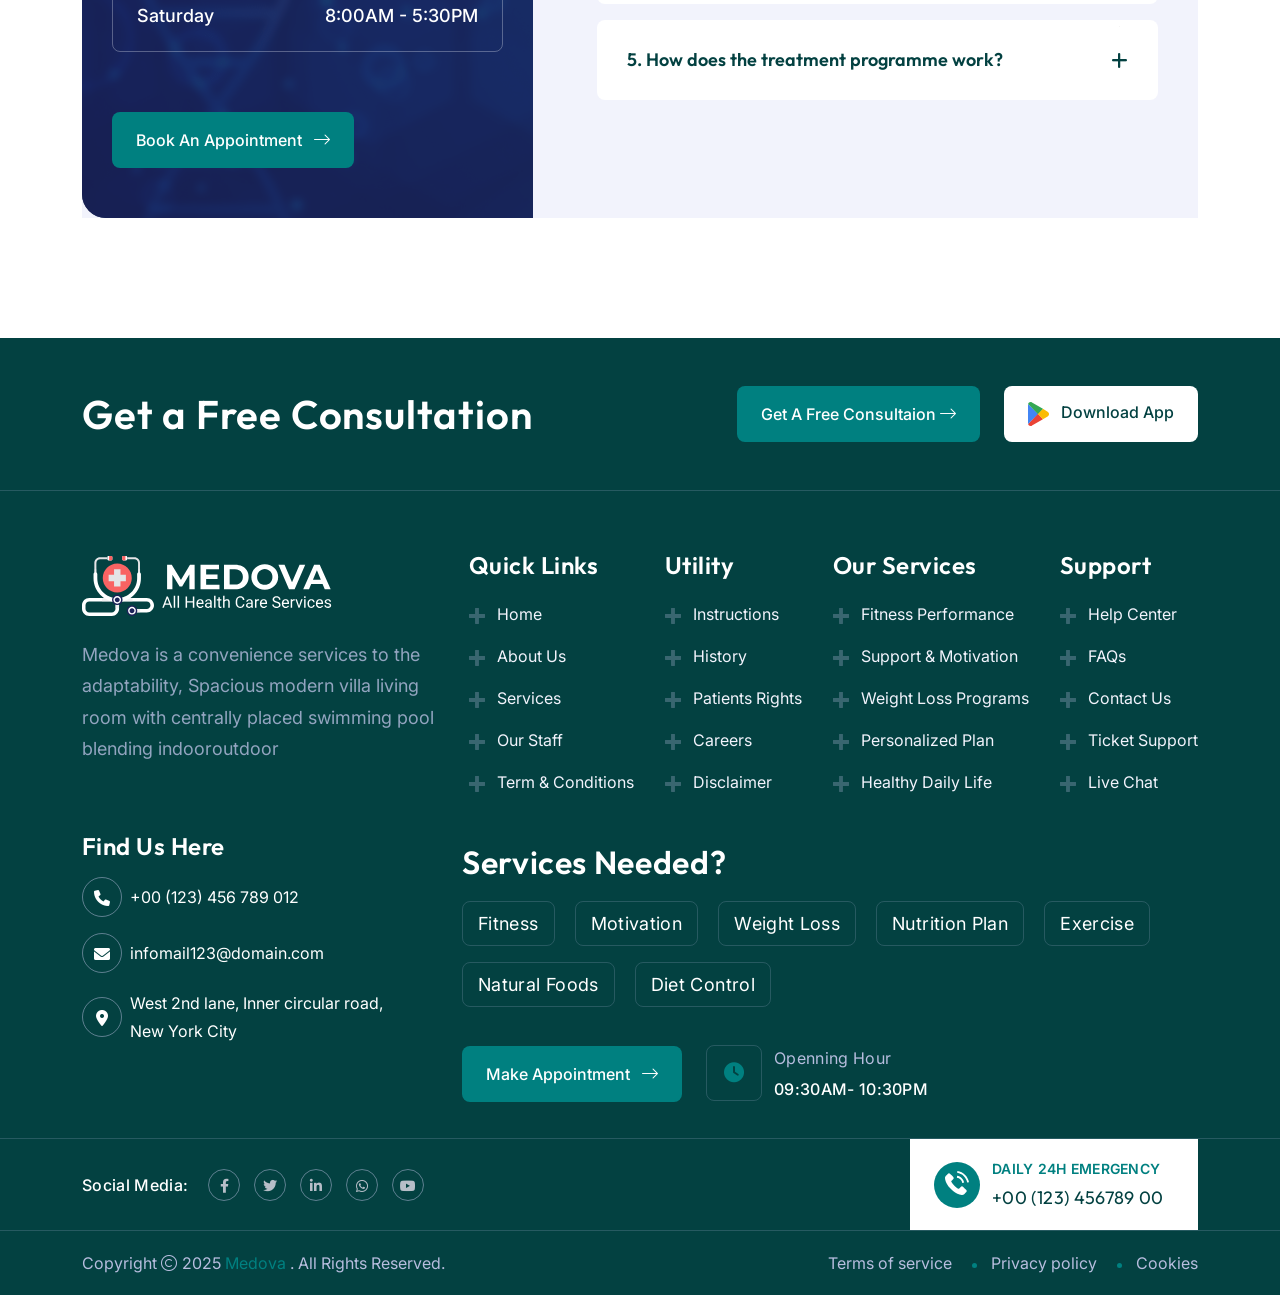
<file: html.themeholy.com/Breem/demo/appointment.html>
<!DOCTYPE html>
<html class="no-js" lang="zxx">
    <!-- Mirrored from html.themeholy.com/medova/demo/appointment.html by HTTrack Website Copier/3.x [XR&CO'2014], Mon, 02 Jun 2025 12:06:18 GMT -->
    <head>
        <meta charset="utf-8" />
        <meta http-equiv="x-ua-compatible" content="ie=edge" />
        <title>Medova - Health & Medical Template - Book Your Appointment</title>
        <meta name="author" content="themeholy" />
        <meta name="description" content="Medova - Health & Medical Template" />
        <meta name="keywords" content="Medova - Health & Medical Template" />
        <meta name="robots" content="INDEX,FOLLOW" />
        <meta name="viewport" content="width=device-width,initial-scale=1,shrink-to-fit=no" />
        <link rel="apple-touch-icon" sizes="57x57" href="assets/img/favicons/apple-icon-57x57.png" />
        <link rel="apple-touch-icon" sizes="60x60" href="assets/img/favicons/apple-icon-60x60.png" />
        <link rel="apple-touch-icon" sizes="72x72" href="assets/img/favicons/apple-icon-72x72.png" />
        <link rel="apple-touch-icon" sizes="76x76" href="assets/img/favicons/apple-icon-76x76.png" />
        <link rel="apple-touch-icon" sizes="114x114" href="assets/img/favicons/apple-icon-114x114.png" />
        <link rel="apple-touch-icon" sizes="120x120" href="assets/img/favicons/apple-icon-120x120.png" />
        <link rel="apple-touch-icon" sizes="144x144" href="assets/img/favicons/apple-icon-144x144.png" />
        <link rel="apple-touch-icon" sizes="152x152" href="assets/img/favicons/apple-icon-152x152.png" />
        <link rel="apple-touch-icon" sizes="180x180" href="assets/img/favicons/apple-icon-180x180.png" />
        <link rel="icon" type="image/png" sizes="192x192" href="assets/img/favicons/android-icon-192x192.png" />
        <link rel="icon" type="image/png" sizes="32x32" href="assets/img/favicons/favicon-32x32.png" />
        <link rel="icon" type="image/png" sizes="96x96" href="assets/img/favicons/favicon-96x96.png" />
        <link rel="icon" type="image/png" sizes="16x16" href="assets/img/favicons/favicon-16x16.png" />
        <link rel="manifest" href="assets/img/favicons/manifest.json" />
        <meta name="msapplication-TileColor" content="#ffffff" />
        <meta name="msapplication-TileImage" content="assets/img/favicons/ms-icon-144x144.png" />
        <meta name="theme-color" content="#ffffff" />
        <link rel="preconnect" href="https://fonts.googleapis.com/" />
        <link rel="preconnect" href="https://fonts.gstatic.com/" crossorigin />
        <link
            href="https://fonts.googleapis.com/css2?family=Inter:ital,opsz,wght@0,14..32,100..900;1,14..32,100..900&amp;family=Outfit:wght@100..900&amp;family=Saira:ital,wght@0,100..900;1,100..900&amp;display=swap"
            rel="stylesheet" />
        <link rel="stylesheet" href="assets/css/bootstrap.min.css" />
        <link rel="stylesheet" href="assets/css/fontawesome.min.css" />
        <link rel="stylesheet" href="assets/css/magnific-popup.min.css" />
        <link rel="stylesheet" href="assets/css/swiper-bundle.min.css" />
        <link rel="stylesheet" href="assets/css/style.css" />
    </head>
    <body>
        <div class="color-scheme-wrap active">
            <button class="switchIcon">
                <i class="fa-solid fa-palette"></i>
            </button>
            <h4 class="color-scheme-wrap-title">
                <i class="far fa-palette me-2"></i>
                Style Swicher
            </h4>
            <div class="color-switch-btns">
                <button data-color="#3E66F3">
                    <i class="fa-solid fa-droplet"></i>
                </button>
                <button data-color="#684DF4">
                    <i class="fa-solid fa-droplet"></i>
                </button>
                <button data-color="#008080">
                    <i class="fa-solid fa-droplet"></i>
                </button>
                <button data-color="#323F7C">
                    <i class="fa-solid fa-droplet"></i>
                </button>
                <button data-color="#FC3737">
                    <i class="fa-solid fa-droplet"></i>
                </button>
                <button data-color="#8a2be2">
                    <i class="fa-solid fa-droplet"></i>
                </button>
            </div>
            <a href="https://themeforest.net/user/themeholy" class="th-btn text-center w-100">
                <i class="fa fa-shopping-cart me-2"></i>
                Purchase
            </a>
        </div>
        <!-- <div class="preloader">
            <button class="th-btn preloaderCls">Cancel Preloader</button>
            <div class="preloader-inner">
                <img src="assets/img/logo.svg" alt="img" />
                <div class="heart-rate">
                    <img src="assets/img/shape/preloader.svg" alt="" />
                    <div class="fade-in"></div>
                    <div class="fade-out"></div>
                </div>
            </div>
        </div> -->
        <div class="sidemenu-wrapper shopping-cart">
            <div class="sidemenu-content">
                <button class="closeButton sideMenuCls">
                    <i class="far fa-times"></i>
                </button>
                <div class="widget woocommerce widget_shopping_cart">
                    <h3 class="widget_title">Shopping cart</h3>
                    <div class="widget_shopping_cart_content">
                        <ul class="woocommerce-mini-cart cart_list product_list_widget">
                            <li class="woocommerce-mini-cart-item mini_cart_item">
                                <a href="#" class="remove remove_from_cart_button">
                                    <i class="far fa-times"></i>
                                </a>
                                <a href="#">
                                    <img src="assets/img/product/product_thumb_1_1.jpg" alt="Cart Image" />
                                    Puregen Labs Meclizine
                                </a>
                                <span class="quantity">
                                    1 ×
                                    <span class="woocommerce-Price-amount amount">
                                        <span class="woocommerce-Price-currencySymbol">$</span>
                                        $55.00
                                    </span>
                                </span>
                            </li>
                            <li class="woocommerce-mini-cart-item mini_cart_item">
                                <a href="#" class="remove remove_from_cart_button">
                                    <i class="far fa-times"></i>
                                </a>
                                <a href="#">
                                    <img src="assets/img/product/product_thumb_1_2.jpg" alt="Cart Image" />
                                    Pranarom Pure Essential Oil
                                </a>
                                <span class="quantity">
                                    1 ×
                                    <span class="woocommerce-Price-amount amount">
                                        <span class="woocommerce-Price-currencySymbol">$</span>
                                        $15.00
                                    </span>
                                </span>
                            </li>
                            <li class="woocommerce-mini-cart-item mini_cart_item">
                                <a href="#" class="remove remove_from_cart_button">
                                    <i class="far fa-times"></i>
                                </a>
                                <a href="#">
                                    <img src="assets/img/product/product_thumb_1_3.jpg" alt="Cart Image" />
                                    Pediatric Stethoscope
                                </a>
                                <span class="quantity">
                                    1 ×
                                    <span class="woocommerce-Price-amount amount">
                                        <span class="woocommerce-Price-currencySymbol">$</span>
                                        $30.00
                                    </span>
                                </span>
                            </li>
                            <li class="woocommerce-mini-cart-item mini_cart_item">
                                <a href="#" class="remove remove_from_cart_button">
                                    <i class="far fa-times"></i>
                                </a>
                                <a href="#">
                                    <img src="assets/img/product/product_thumb_1_4.jpg" alt="Cart Image" />
                                    Puregen Labs Allergy Relief
                                </a>
                                <span class="quantity">
                                    1 ×
                                    <span class="woocommerce-Price-amount amount">
                                        <span class="woocommerce-Price-currencySymbol">$</span>
                                        $55.00
                                    </span>
                                </span>
                            </li>
                            <li class="woocommerce-mini-cart-item mini_cart_item">
                                <a href="#" class="remove remove_from_cart_button">
                                    <i class="far fa-times"></i>
                                </a>
                                <a href="#">
                                    <img src="assets/img/product/product_thumb_1_5.jpg" alt="Cart Image" />
                                    Digital Thermometer
                                </a>
                                <span class="quantity">
                                    1 ×
                                    <span class="woocommerce-Price-amount amount">
                                        <span class="woocommerce-Price-currencySymbol">$</span>
                                        $15.99
                                    </span>
                                </span>
                            </li>
                        </ul>
                        <p class="woocommerce-mini-cart__total total">
                            <strong>Subtotal:</strong>
                            <span class="woocommerce-Price-amount amount">
                                <span class="woocommerce-Price-currencySymbol">$</span>
                                170.99
                            </span>
                        </p>
                        <p class="woocommerce-mini-cart__buttons buttons btn-wrap">
                            <a href="cart.html" class="th-btn wc-forward">View cart</a>
                            <a href="checkout.html" class="th-btn checkout wc-forward">Checkout</a>
                        </p>
                    </div>
                </div>
            </div>
        </div>
        <div class="sidemenu-wrapper">
            <div class="sidemenu-content">
                <button class="closeButton sideMenuCls">
                    <i class="far fa-times"></i>
                </button>
                <div class="widget footer-widget mb-0">
                    <div class="th-widget-about">
                        <div class="about-logo">
                            <a href="index.html">
                                <img src="assets/img/logo.svg" alt="Medova " />
                            </a>
                        </div>
                        <p class="about-text">
                            Medova is a convenience services to the adaptability, Spacious modern villa living room with
                            centrally placed swimming pool blending indooroutdoor
                        </p>
                    </div>
                </div>
                <div class="widget footer-widget">
                    <h3 class="widget_title">Recent Posts</h3>
                    <div class="recent-post-wrap">
                        <div class="recent-post">
                            <div class="media-img">
                                <a href="blog-details.html">
                                    <img src="assets/img/blog/recent-post-1-1.jpg" alt="Blog Image" />
                                </a>
                            </div>
                            <div class="media-body">
                                <div class="recent-post-meta">
                                    <a href="blog.html">
                                        <i class="fa-sharp fa-solid fa-calendar-days"></i>
                                        April 02, 2025
                                    </a>
                                </div>
                                <h4 class="post-title">
                                    <a class="text-inherit" href="blog-details.html">
                                        Cometes contabesco audacia aeneus tui canonicus
                                    </a>
                                </h4>
                            </div>
                        </div>
                        <div class="recent-post">
                            <div class="media-img">
                                <a href="blog-details.html">
                                    <img src="assets/img/blog/recent-post-1-2.jpg" alt="Blog Image" />
                                </a>
                            </div>
                            <div class="media-body">
                                <div class="recent-post-meta">
                                    <a href="blog.html">
                                        <i class="fa-sharp fa-solid fa-calendar-days"></i>
                                        April 25, 2025
                                    </a>
                                </div>
                                <h4 class="post-title">
                                    <a class="text-inherit" href="blog-details.html">
                                        Cometes contabesco audacia aeneus tui canonicus
                                    </a>
                                </h4>
                            </div>
                        </div>
                        <div class="recent-post">
                            <div class="media-img">
                                <a href="blog-details.html">
                                    <img src="assets/img/blog/recent-post-1-3.jpg" alt="Blog Image" />
                                </a>
                            </div>
                            <div class="media-body">
                                <div class="recent-post-meta">
                                    <a href="blog.html">
                                        <i class="fa-sharp fa-solid fa-calendar-days"></i>
                                        26 April, 2025
                                    </a>
                                </div>
                                <h4 class="post-title">
                                    <a class="text-inherit" href="blog-details.html">
                                        Cometes contabesco audacia aeneus tui canonicus
                                    </a>
                                </h4>
                            </div>
                        </div>
                        <div class="recent-post">
                            <div class="media-img">
                                <a href="blog-details.html">
                                    <img src="assets/img/blog/recent-post-1-4.jpg" alt="Blog Image" />
                                </a>
                            </div>
                            <div class="media-body">
                                <div class="recent-post-meta">
                                    <a href="blog.html">
                                        <i class="fa-sharp fa-solid fa-calendar-days"></i>
                                        27 April, 2025
                                    </a>
                                </div>
                                <h4 class="post-title">
                                    <a class="text-inherit" href="blog-details.html">
                                        Cometes contabesco audacia aeneus tui canonicus
                                    </a>
                                </h4>
                            </div>
                        </div>
                    </div>
                </div>
                <div class="widget footer-widget">
                    <h3 class="widget_title">Social Media:</h3>
                    <div class="th-social">
                        <a href="https://facebook.com/">
                            <i class="fab fa-facebook-f"></i>
                        </a>
                        <a href="https://twitter.com/">
                            <i class="fab fa-twitter"></i>
                        </a>
                        <a href="https://pinterest.com/">
                            <i class="fab fa-pinterest-p"></i>
                        </a>
                        <a href="https://linkedin.com/">
                            <i class="fab fa-linkedin-in"></i>
                        </a>
                        <a href="https://linkedin.com/">
                            <i class="fab fa-instagram"></i>
                        </a>
                    </div>
                </div>
            </div>
        </div>
        <div class="popup-search-box d-none d-lg-block">
            <button class="searchClose">
                <i class="fal fa-times"></i>
            </button>
            <form action="#">
                <input type="text" placeholder="What are you looking for?" />
                <button type="submit">
                    <i class="fal fa-search"></i>
                </button>
            </form>
        </div>
        <div class="th-menu-wrapper">
            <div class="th-menu-area text-center">
                <button class="th-menu-toggle">
                    <i class="fal fa-times"></i>
                </button>
                <div class="mobile-logo">
                    <a href="home-medical-clinic.html">
                        <img src="assets/img/logo.svg" alt="Medova " />
                    </a>
                </div>
                <div class="th-mobile-menu">
                    <ul>
                        <li class="menu-item-has-children">
                            <a href="home-medical-clinic.html">Home</a>
                            <ul class="sub-menu">
                                <li>
                                    <a href="home-medical-clinic.html">Home Medical Clinic</a>
                                </li>
                                <li>
                                    <a href="home-dental-care.html">Home Dental Care</a>
                                </li>
                                <li>
                                    <a href="home-pediatric.html">Home Pediatric</a>
                                </li>
                            </ul>
                        </li>
                        <li>
                            <a href="about.html">About Us</a>
                        </li>
                        <li class="menu-item-has-children">
                            <a href="#">Services</a>
                            <ul class="sub-menu">
                                <li>
                                    <a href="service.html">Services</a>
                                </li>
                                <li>
                                    <a href="service-details.html">Service Details</a>
                                </li>
                            </ul>
                        </li>
                        <li class="menu-item-has-children">
                            <a href="#">Pages</a>
                            <ul class="sub-menu">
                                <li class="menu-item-has-children">
                                    <a href="#">Shop</a>
                                    <ul class="sub-menu">
                                        <li>
                                            <a href="shop.html">Shop</a>
                                        </li>
                                        <li>
                                            <a href="shop-details.html">Shop Details</a>
                                        </li>
                                        <li>
                                            <a href="cart.html">Cart Page</a>
                                        </li>
                                        <li>
                                            <a href="checkout.html">Checkout</a>
                                        </li>
                                        <li>
                                            <a href="wishlist.html">Wishlist</a>
                                        </li>
                                    </ul>
                                </li>
                                <li>
                                    <a href="doctor.html">Doctors</a>
                                </li>
                                <li>
                                    <a href="doctor-details.html">Doctors Details</a>
                                </li>
                                <li>
                                    <a href="case-studies.html">Case Studies</a>
                                </li>
                                <li>
                                    <a href="case-studies-details.html">Case Studies Details</a>
                                </li>
                                <li>
                                    <a href="appointment.html">Appointment</a>
                                </li>
                                <li>
                                    <a href="pricing.html">Price Table</a>
                                </li>
                                <li>
                                    <a href="error.html">Error Page</a>
                                </li>
                            </ul>
                        </li>
                        <li class="menu-item-has-children">
                            <a href="#">Blog</a>
                            <ul class="sub-menu">
                                <li>
                                    <a href="#">Blog Layout</a>
                                    <ul class="sub-menu">
                                        <li>
                                            <a href="blog.html">Blog</a>
                                        </li>
                                        <li>
                                            <a href="blog-grid.html">Blog Grid</a>
                                        </li>
                                        <li>
                                            <a href="blog-grid-sidebar.html">Blog Grid With Sidebar</a>
                                        </li>
                                        <li>
                                            <a href="blog-list.html">Blog List</a>
                                        </li>
                                    </ul>
                                </li>
                                <li>
                                    <a href="blog-details.html">Blog Details</a>
                                </li>
                            </ul>
                        </li>
                    </ul>
                </div>
            </div>
        </div>
        <header class="th-header header-layout2">
            <div class="header-top">
                <div class="container">
                    <div class="row gy-2 justify-content-center justify-content-lg-between align-items-center">
                        <div class="col-auto">
                            <div class="header-links">
                                <ul>
                                    <li>
                                        <i class="fa-solid fa-envelope"></i>
                                        <a href="mailto:medovahealth@gmail.com">medovahealth@gmail.com</a>
                                    </li>
                                    <li class="d-none d-md-inline-block">
                                        <i class="fa-solid fa-location-dot"></i>
                                        <span>562 Washington Boulevard, New York</span>
                                    </li>
                                </ul>
                            </div>
                        </div>
                        <div class="col-auto">
                            <div class="header-button">
                                <a href="contact.html" class="th-btn">
                                    <img src="assets/img/icon/alarm.svg" alt="" />
                                    24 Hour Emergency Aid
                                </a>
                                <form class="search-form">
                                    <input type="text" placeholder="Search..." />
                                    <button type="submit">
                                        <i class="fa-light fa-magnifying-glass"></i>
                                    </button>
                                </form>
                            </div>
                        </div>
                    </div>
                </div>
            </div>
            <div class="sticky-wrapper">
                <div class="container">
                    <div class="menu-area">
                        <div class="row align-items-center justify-content-between">
                            <div class="col-auto">
                                <div class="header-logo">
                                    <a href="home-medical-clinic.html">
                                        <img src="assets/img/logo.svg" alt="Medova " />
                                    </a>
                                </div>
                            </div>
                            <div class="col-auto">
                                <nav class="main-menu style2 d-none d-lg-inline-block">
                                    <ul>
                                        <li class="menu-item-has-children">
                                            <a href="home-medical-clinic.html">Home</a>
                                            <ul class="mega-menu mega-menu-content allow-natural-scroll">
                                                <li>
                                                    <div class="container">
                                                        <div class="row gy-4">
                                                            <div class="col-lg-4">
                                                                <div class="mega-menu-box">
                                                                    <div class="mega-menu-img">
                                                                        <img
                                                                            src="assets/img/pages/home-medical-clinic.jpg"
                                                                            alt="Home One" />
                                                                        <div class="btn-wrap">
                                                                            <a
                                                                                href="home-medical-clinic.html"
                                                                                class="th-btn">
                                                                                Multipage
                                                                            </a>
                                                                            <a
                                                                                href="home-medical-clinic-op.html"
                                                                                class="th-btn">
                                                                                Onepage
                                                                            </a>
                                                                        </div>
                                                                    </div>
                                                                    <h3 class="mega-menu-title">
                                                                        <a href="home-medical-clinic.html">
                                                                            Home Medical Clinic
                                                                        </a>
                                                                    </h3>
                                                                </div>
                                                            </div>
                                                            <div class="col-lg-4">
                                                                <div class="mega-menu-box">
                                                                    <div class="mega-menu-img">
                                                                        <img
                                                                            src="assets/img/pages/home-dental-care.jpg"
                                                                            alt="Home Two" />
                                                                        <div class="btn-wrap">
                                                                            <a
                                                                                href="home-dental-care.html"
                                                                                class="th-btn">
                                                                                Multipage
                                                                            </a>
                                                                            <a
                                                                                href="home-dental-care-op.html"
                                                                                class="th-btn">
                                                                                Onepage
                                                                            </a>
                                                                        </div>
                                                                    </div>
                                                                    <h3 class="mega-menu-title">
                                                                        <a href="home-dental-care.html">
                                                                            Home Dental Care
                                                                        </a>
                                                                    </h3>
                                                                </div>
                                                            </div>
                                                            <div class="col-lg-4">
                                                                <div class="mega-menu-box">
                                                                    <div class="mega-menu-img">
                                                                        <img
                                                                            src="assets/img/pages/home-pediatric.jpg"
                                                                            alt="Home Three" />
                                                                        <div class="btn-wrap">
                                                                            <a
                                                                                href="home-pediatric.html"
                                                                                class="th-btn">
                                                                                Multipage
                                                                            </a>
                                                                            <a
                                                                                href="home-pediatric-op.html"
                                                                                class="th-btn">
                                                                                Onepage
                                                                            </a>
                                                                        </div>
                                                                    </div>
                                                                    <h3 class="mega-menu-title">
                                                                        <a href="home-pediatric.html">Home Pediatric</a>
                                                                    </h3>
                                                                </div>
                                                            </div>
                                                        </div>
                                                    </div>
                                                </li>
                                            </ul>
                                        </li>
                                        <li>
                                            <a href="about.html">About Us</a>
                                        </li>
                                        <li class="menu-item-has-children">
                                            <a href="#">Services</a>
                                            <ul class="sub-menu">
                                                <li>
                                                    <a href="service.html">Services</a>
                                                </li>
                                                <li>
                                                    <a href="service-details.html">Service Details</a>
                                                </li>
                                            </ul>
                                        </li>
                                        <li class="menu-item-has-children">
                                            <a href="#">Pages</a>
                                            <ul class="sub-menu">
                                                <li class="menu-item-has-children">
                                                    <a href="#">Shop</a>
                                                    <ul class="sub-menu">
                                                        <li>
                                                            <a href="shop.html">Shop</a>
                                                        </li>
                                                        <li>
                                                            <a href="shop-details.html">Shop Details</a>
                                                        </li>
                                                        <li>
                                                            <a href="cart.html">Cart Page</a>
                                                        </li>
                                                        <li>
                                                            <a href="checkout.html">Checkout</a>
                                                        </li>
                                                        <li>
                                                            <a href="wishlist.html">Wishlist</a>
                                                        </li>
                                                    </ul>
                                                </li>
                                                <li>
                                                    <a href="doctor.html">Doctors</a>
                                                </li>
                                                <li>
                                                    <a href="doctor-details.html">Doctors Details</a>
                                                </li>
                                                <li>
                                                    <a href="case-studies.html">Case Studies</a>
                                                </li>
                                                <li>
                                                    <a href="case-studies-details.html">Case Studies Details</a>
                                                </li>
                                                <li>
                                                    <a href="appointment.html">Appointment</a>
                                                </li>
                                                <li>
                                                    <a href="pricing.html">Price Table</a>
                                                </li>
                                                <li>
                                                    <a href="error.html">Error Page</a>
                                                </li>
                                            </ul>
                                        </li>
                                        <li class="menu-item-has-children">
                                            <a href="#">Blog</a>
                                            <ul class="sub-menu">
                                                <li>
                                                    <a href="#">Blog Layout</a>
                                                    <ul class="sub-menu">
                                                        <li>
                                                            <a href="blog.html">Blog</a>
                                                        </li>
                                                        <li>
                                                            <a href="blog-grid.html">Blog Grid</a>
                                                        </li>
                                                        <li>
                                                            <a href="blog-grid-sidebar.html">Blog Grid With Sidebar</a>
                                                        </li>
                                                        <li>
                                                            <a href="blog-list.html">Blog List</a>
                                                        </li>
                                                    </ul>
                                                </li>
                                                <li>
                                                    <a href="blog-details.html">Blog Details</a>
                                                </li>
                                            </ul>
                                        </li>
                                        <li>
                                            <a href="contact.html">Contact</a>
                                        </li>
                                    </ul>
                                </nav>
                                <div class="header-button">
                                    <button type="button" class="th-menu-toggle d-inline-block d-lg-none">
                                        <i class="far fa-bars"></i>
                                    </button>
                                </div>
                            </div>
                            <div class="col-auto d-none d-xl-block">
                                <div class="header-button">
                                    <a href="contact.html" class="th-btn style2">
                                        Make Appointment
                                        <i class="fa-solid fa-calendar-days ms-2"></i>
                                    </a>
                                    <a href="#" class="icon-btn sideMenuToggler d-none d-lg-block">
                                        <img src="assets/img/icon/grid.svg" alt="" />
                                    </a>
                                </div>
                            </div>
                        </div>
                    </div>
                </div>
            </div>
        </header>
        <div class="breadcumb-wrapper" data-bg-src="assets/img/bg/breadcumb-bg.jpg">
            <div class="container">
                <div class="breadcumb-content">
                    <h1 class="breadcumb-title">Book Your Appointment</h1>
                    <ul class="breadcumb-menu">
                        <li>
                            <a href="home-medical-clinic.html">Home</a>
                        </li>
                        <li>Make Appointment</li>
                    </ul>
                </div>
            </div>
        </div>
        <div class="about-area overflow-hidden overflow-hidden space" id="about-sec">
            <div class="container">
                <div class="row gy-4">
                    <div class="col-xxl-8 mb-30 mb-xl-0">
                        <div class="title-area">
                            <span class="sub-title text-anime-style-2">About us</span>
                            <h2 class="sec-title text-anime-style-3">
                                <span class="fw-normal">Expert Doctors</span>
                                , Seamless Appointments, Quality Care
                            </h2>
                        </div>
                        <div class="img-box1">
                            <div class="about-wrapper">
                                <div class="img1">
                                    <img src="assets/img/normal/about_1_1.jpg" alt="About" />
                                    <a href="https://www.youtube.com/watch?v=i2pMEhEzbEs" class="play-btn popup-video">
                                        <i class="fa-solid fa-play"></i>
                                    </a>
                                </div>
                                <div class="">
                                    <p class="fs-18 mb-30 wow fadeInUp" data-wow-delay=".1s">
                                        A belief that knowledge is power, we connect our patients directly with their
                                        results so they have valuable health information when they need it most, care
                                        about our people and are committed.
                                    </p>
                                    <div class="checklist mb-50">
                                        <ul>
                                            <li class="wow fadeInUp" data-wow-delay=".1s">
                                                Specialized Care for a Healthier You
                                            </li>
                                            <li class="wow fadeInUp" data-wow-delay=".3s">
                                                Expert Guidance for Optimal Wellness
                                            </li>
                                            <li class="wow fadeInUp" data-wow-delay=".5s">
                                                Personalized Treatment Plans for Every Patient
                                            </li>
                                            <li class="wow fadeInUp" data-wow-delay=".7s">
                                                Cutting-Edge Technology for Superior Healthcare
                                            </li>
                                            <li class="wow fadeInUp" data-wow-delay=".9s">
                                                Innovative Solutions for Enhanced Patient Outcomes
                                            </li>
                                        </ul>
                                    </div>
                                    <div class="btn-group mt-40 wow fadeInUp" data-wow-delay=".4s">
                                        <a href="about.html" class="th-btn style2">
                                            More About Us
                                            <i class="fa-light fa-arrow-right-long ms-2"></i>
                                        </a>
                                        <div class="call-info">
                                            <div class="call-icon">
                                                <a href="tel:+00123456789">
                                                    <i class="fa-solid fa-phone-volume"></i>
                                                </a>
                                            </div>
                                            <div class="media-body">
                                                <span class="call-label">For emergency, Call Now</span>
                                                <p class="call-link">
                                                    <a href="tel:+0012345678900">+00 (123) 456789 00</a>
                                                </p>
                                            </div>
                                        </div>
                                    </div>
                                </div>
                            </div>
                        </div>
                    </div>
                    <div class="col-xxl-4">
                        <div class="img-box2">
                            <div class="img-box-wrapp">
                                <div class="img1 reveal">
                                    <img src="assets/img/normal/about_1_2.jpg" alt="About" />
                                </div>
                                <div class="img2 reveal">
                                    <img src="assets/img/normal/about_1_3.jpg" alt="About" />
                                </div>
                            </div>
                            <div class="about-wrapp">
                                <div class="discount-wrapp">
                                    <div class="logo">
                                        <img src="assets/img/shape/logo.svg" alt="" />
                                    </div>
                                    <div class="discount-tag">
                                        <span class="discount-anime">Medova Medical clinic * Medical services *</span>
                                    </div>
                                </div>
                            </div>
                        </div>
                    </div>
                </div>
            </div>
            <div class="shape-mockup" data-bottom="7%" data-left="0%">
                <img src="assets/img/shape/element-1.png" alt="" />
            </div>
        </div>
        <section class="video-area overflow-hidden space" data-bg-src="assets/img/bg/video_bg_1.jpg">
            <div class="container">
                <div class="row align-items-center">
                    <div class="col-xl-7">
                        <div class="appointment-area-wrapper">
                            <form
                                action="https://html.themeholy.com/medova/demo/mail.php"
                                method="POST"
                                class="appointment-form wow fadeInUp ajax-contact">
                                <div class="title-area mb-40">
                                    <span class="sub-title">Book an appointment</span>
                                    <h2 class="sec-title">
                                        Book an Appointment for
                                        <span class="fw-normal">Expert Consultation</span>
                                    </h2>
                                </div>
                                <div class="row">
                                    <div class="form-group col-md-6">
                                        <input
                                            type="text"
                                            class="form-control"
                                            name="name"
                                            id="name"
                                            placeholder="Patient name" />
                                        <i class="fal fa-user"></i>
                                    </div>
                                    <div class="form-group col-md-6">
                                        <input
                                            type="email"
                                            class="form-control"
                                            name="email"
                                            id="email"
                                            placeholder="Email address" />
                                        <i class="fal fa-envelope"></i>
                                    </div>
                                    <div class="form-group col-md-6">
                                        <select name="subject" id="subject" class="form-select nice-select">
                                            <option value="" disabled="disabled" selected="selected" hidden>
                                                Select Location
                                            </option>
                                            <option value=" New York, USA">New York, USA</option>
                                            <option value="London, UK">London, UK</option>
                                            <option value="Toronto, Canada">Toronto, Canada</option>
                                            <option value="Los Angeles, USA">Los Angeles, USA</option>
                                        </select>
                                    </div>
                                    <div class="form-group col-md-6">
                                        <select name="subject" id="subject2" class="form-select nice-select">
                                            <option value="" disabled="disabled" selected="selected" hidden>
                                                Choose Doctor
                                            </option>
                                            <option value="Dr. Sarah Johnso">Dr. Sarah Johnso</option>
                                            <option value="Dr. Raj Patel">Dr. Raj Patel</option>
                                            <option value="Dr. Emily Wong">Dr. Emily Wong</option>
                                            <option value="Dr. Olivia Smith ">Dr. Olivia Smith</option>
                                        </select>
                                    </div>
                                    <div class="form-group col-12">
                                        <select name="subject" id="subject3" class="form-select nice-select">
                                            <option value="" disabled="disabled" selected="selected" hidden>
                                                Select Department
                                            </option>
                                            <option value="General Medicine">General Medicine</option>
                                            <option value="Heart Specialists">Heart Specialists</option>
                                            <option value="Skin & Hair Specialists">Skin & Hair Specialists</option>
                                            <option value="Child Specialists">Child Specialists</option>
                                        </select>
                                    </div>
                                    <div class="form-group col-12">
                                        <textarea
                                            name="message"
                                            id="message"
                                            cols="30"
                                            rows="3"
                                            class="form-control"
                                            placeholder="Appointment note"></textarea>
                                        <i class="fal fa-comment"></i>
                                    </div>
                                    <div class="col-12 form-group">
                                        <input type="checkbox" id="html" />
                                        <label for="html">I agree to the Terms of Use and Privacy Policy</label>
                                    </div>
                                    <div class="btn-group col-12">
                                        <button class="th-btn style2 style-radius">
                                            Make Appointment
                                            <i class="fa-light fa-arrow-right-long ms-2"></i>
                                        </button>
                                        <div class="call-info">
                                            <div class="call-icon">
                                                <a href="tel:+0012345678900">
                                                    <i class="fa-solid fa-phone"></i>
                                                </a>
                                            </div>
                                            <div class="media-body">
                                                <span class="call-label">For emergency, Call Now</span>
                                                <p class="call-link">
                                                    <a href="tel:+0012345678900">+00 (123) 456789 00</a>
                                                </p>
                                            </div>
                                        </div>
                                    </div>
                                </div>
                                <p class="form-messages mb-0 mt-3"></p>
                            </form>
                        </div>
                    </div>
                    <div class="col-xl-5">
                        <div class="video-box1 wow fadeInRight text-center">
                            <a href="https://www.youtube.com/watch?v=i2pMEhEzbEs" class="video-play-btn popup-video">
                                <i class="fa-solid fa-play"></i>
                            </a>
                        </div>
                    </div>
                </div>
            </div>
        </section>
        <div class="overflow-hidden space-top overflow-hidden">
            <div class="container">
                <div class="slider-area">
                    <div
                        class="swiper th-slider"
                        id="brandSlider1"
                        data-slider-options='{"breakpoints":{"0":{"slidesPerView":1},"476":{"slidesPerView":"2"},"768":{"slidesPerView":"2"},"992":{"slidesPerView":"3"},"1200":{"slidesPerView":"4"},"1400":{"slidesPerView":"5"}}}'>
                        <div class="swiper-wrapper">
                            <div class="swiper-slide">
                                <div class="brand-item">
                                    <a href="#">
                                        <img class="original" src="assets/img/brand/brand_1_1.svg" alt="Brand Logo" />
                                        <img class="gray" src="assets/img/brand/brand_1_1.svg" alt="Brand Logo" />
                                    </a>
                                </div>
                            </div>
                            <div class="swiper-slide">
                                <div class="brand-item">
                                    <a href="#">
                                        <img class="original" src="assets/img/brand/brand_1_2.svg" alt="Brand Logo" />
                                        <img class="gray" src="assets/img/brand/brand_1_2.svg" alt="Brand Logo" />
                                    </a>
                                </div>
                            </div>
                            <div class="swiper-slide">
                                <div class="brand-item">
                                    <a href="#">
                                        <img class="original" src="assets/img/brand/brand_1_3.svg" alt="Brand Logo" />
                                        <img class="gray" src="assets/img/brand/brand_1_3.svg" alt="Brand Logo" />
                                    </a>
                                </div>
                            </div>
                            <div class="swiper-slide">
                                <div class="brand-item">
                                    <a href="#">
                                        <img class="original" src="assets/img/brand/brand_1_4.svg" alt="Brand Logo" />
                                        <img class="gray" src="assets/img/brand/brand_1_4.svg" alt="Brand Logo" />
                                    </a>
                                </div>
                            </div>
                            <div class="swiper-slide">
                                <div class="brand-item">
                                    <a href="#">
                                        <img class="original" src="assets/img/brand/brand_1_5.svg" alt="Brand Logo" />
                                        <img class="gray" src="assets/img/brand/brand_1_5.svg" alt="Brand Logo" />
                                    </a>
                                </div>
                            </div>
                            <div class="swiper-slide">
                                <div class="brand-item">
                                    <a href="#">
                                        <img class="original" src="assets/img/brand/brand_1_1.svg" alt="Brand Logo" />
                                        <img class="gray" src="assets/img/brand/brand_1_1.svg" alt="Brand Logo" />
                                    </a>
                                </div>
                            </div>
                            <div class="swiper-slide">
                                <div class="brand-item">
                                    <a href="#">
                                        <img class="original" src="assets/img/brand/brand_1_2.svg" alt="Brand Logo" />
                                        <img class="gray" src="assets/img/brand/brand_1_2.svg" alt="Brand Logo" />
                                    </a>
                                </div>
                            </div>
                            <div class="swiper-slide">
                                <div class="brand-item">
                                    <a href="#">
                                        <img class="original" src="assets/img/brand/brand_1_3.svg" alt="Brand Logo" />
                                        <img class="gray" src="assets/img/brand/brand_1_3.svg" alt="Brand Logo" />
                                    </a>
                                </div>
                            </div>
                            <div class="swiper-slide">
                                <div class="brand-item">
                                    <a href="#">
                                        <img class="original" src="assets/img/brand/brand_1_4.svg" alt="Brand Logo" />
                                        <img class="gray" src="assets/img/brand/brand_1_4.svg" alt="Brand Logo" />
                                    </a>
                                </div>
                            </div>
                            <div class="swiper-slide">
                                <div class="brand-item">
                                    <a href="#">
                                        <img class="original" src="assets/img/brand/brand_1_5.svg" alt="Brand Logo" />
                                        <img class="gray" src="assets/img/brand/brand_1_5.svg" alt="Brand Logo" />
                                    </a>
                                </div>
                            </div>
                        </div>
                    </div>
                </div>
            </div>
        </div>
        <div class="overflow-hidden space" id="faq-sec">
            <div class="container">
                <div class="faq-area">
                    <div class="row align-items-center">
                        <div class="col-xl-5">
                            <div class="opening-hour-content" data-bg-src="assets/img/bg/contact_bg_1.png">
                                <div class="title-area text-center">
                                    <h2 class="sec-title text-white text-anime-style-3">Opening Hours</h2>
                                    <p class="text wow fadeInUp">
                                        Most medical centers offer charity programs, counseling, and financial
                                        assistance for those in need.
                                    </p>
                                </div>
                                <div class="times-content">
                                    <span class="day">
                                        Moday
                                        <span class="time">8:00AM - 5:30PM</span>
                                    </span>
                                    <span class="day">
                                        Tuesday
                                        <span class="time">8:00AM - 5:30PM</span>
                                    </span>
                                    <span class="day">
                                        Wednesday
                                        <span class="time">8:00AM - 5:30PM</span>
                                    </span>
                                    <span class="day">
                                        Thursday
                                        <span class="time">8:00AM - 5:30PM</span>
                                    </span>
                                    <span class="day">
                                        Friday
                                        <span class="time">8:00AM - 5:30PM</span>
                                    </span>
                                    <span class="day">
                                        Saturday
                                        <span class="time">8:00AM - 5:30PM</span>
                                    </span>
                                </div>
                                <div class="btn-group mt-60">
                                    <a href="about.html" class="th-btn style1">
                                        Book an Appointment
                                        <i class="fa-light fa-arrow-right-long ms-2"></i>
                                    </a>
                                </div>
                            </div>
                        </div>
                        <div class="col-xl-7 mt-35 mt-xl-0">
                            <div class="faq-content">
                                <div class="title-area mb-40">
                                    <span class="sub-title text-anime-style-2">FAQ'S</span>
                                    <h2 class="sec-title text-anime-style-3">
                                        Frequently Ask
                                        <span class="fw-normal">Questions</span>
                                    </h2>
                                </div>
                                <div class="accordion-area accordion" id="faqAccordion3">
                                    <div class="accordion-card wow fadeInUp" data-wow-delay=".1s">
                                        <div class="accordion-header" id="collapse-item-1">
                                            <button
                                                class="accordion-button collapsed"
                                                type="button"
                                                data-bs-toggle="collapse"
                                                data-bs-target="#collapse-1"
                                                aria-expanded="false"
                                                aria-controls="collapse-1">
                                                1. How can I naturally balance my hormones?
                                            </button>
                                        </div>
                                        <div
                                            id="collapse-1"
                                            class="accordion-collapse collapse"
                                            aria-labelledby="collapse-item-1"
                                            data-bs-parent="#faqAccordion3">
                                            <div class="accordion-body">
                                                <p class="faq-text">
                                                    Most medical centers offer charity programs, counseling, and
                                                    financial assistance for those in need. Non-Muslims are welcome to
                                                    visit mosques. They should dress modestly and remove their shoes
                                                    upon entering.
                                                </p>
                                            </div>
                                        </div>
                                    </div>
                                    <div class="accordion-card active wow fadeInUp" data-wow-delay=".3s">
                                        <div class="accordion-header" id="collapse-item-2">
                                            <button
                                                class="accordion-button"
                                                type="button"
                                                data-bs-toggle="collapse"
                                                data-bs-target="#collapse-2"
                                                aria-expanded="true"
                                                aria-controls="collapse-2">
                                                2. How can I book an appointment for emergency treatment?
                                            </button>
                                        </div>
                                        <div
                                            id="collapse-2"
                                            class="accordion-collapse collapse show"
                                            aria-labelledby="collapse-item-2"
                                            data-bs-parent="#faqAccordion3">
                                            <div class="accordion-body">
                                                <p class="faq-text">
                                                    Most medical centers offer charity programs, counseling, and
                                                    financial assistance for those in need. Non-Muslims are welcome to
                                                    visit mosques. They should dress modestly and remove their shoes
                                                    upon entering.
                                                </p>
                                            </div>
                                        </div>
                                    </div>
                                    <div class="accordion-card wow fadeInUp" data-wow-delay=".5s">
                                        <div class="accordion-header" id="collapse-item-3">
                                            <button
                                                class="accordion-button collapsed"
                                                type="button"
                                                data-bs-toggle="collapse"
                                                data-bs-target="#collapse-3"
                                                aria-expanded="false"
                                                aria-controls="collapse-3">
                                                3. Will medical aid pay for the treatment?
                                            </button>
                                        </div>
                                        <div
                                            id="collapse-3"
                                            class="accordion-collapse collapse"
                                            aria-labelledby="collapse-item-3"
                                            data-bs-parent="#faqAccordion3">
                                            <div class="accordion-body">
                                                <p class="faq-text">
                                                    Most medical centers offer charity programs, counseling, and
                                                    financial assistance for those in need. Non-Muslims are welcome to
                                                    visit mosques. They should dress modestly and remove their shoes
                                                    upon entering.
                                                </p>
                                            </div>
                                        </div>
                                    </div>
                                    <div class="accordion-card wow fadeInUp" data-wow-delay=".7s">
                                        <div class="accordion-header" id="collapse-item-4">
                                            <button
                                                class="accordion-button collapsed"
                                                type="button"
                                                data-bs-toggle="collapse"
                                                data-bs-target="#collapse-4"
                                                aria-expanded="false"
                                                aria-controls="collapse-4">
                                                4. What programs are available for developer?
                                            </button>
                                        </div>
                                        <div
                                            id="collapse-4"
                                            class="accordion-collapse collapse"
                                            aria-labelledby="collapse-item-4"
                                            data-bs-parent="#faqAccordion3">
                                            <div class="accordion-body">
                                                <p class="faq-text">
                                                    Most medical centers offer charity programs, counseling, and
                                                    financial assistance for those in need. Non-Muslims are welcome to
                                                    visit mosques. They should dress modestly and remove their shoes
                                                    upon entering.
                                                </p>
                                            </div>
                                        </div>
                                    </div>
                                    <div class="accordion-card wow fadeInUp" data-wow-delay=".8s">
                                        <div class="accordion-header" id="collapse-item-5">
                                            <button
                                                class="accordion-button collapsed"
                                                type="button"
                                                data-bs-toggle="collapse"
                                                data-bs-target="#collapse-5"
                                                aria-expanded="false"
                                                aria-controls="collapse-5">
                                                5. How does the treatment programme work?
                                            </button>
                                        </div>
                                        <div
                                            id="collapse-5"
                                            class="accordion-collapse collapse"
                                            aria-labelledby="collapse-item-5"
                                            data-bs-parent="#faqAccordion3">
                                            <div class="accordion-body">
                                                <p class="faq-text">
                                                    Most medical centers offer charity programs, counseling, and
                                                    financial assistance for those in need. Non-Muslims are welcome to
                                                    visit mosques. They should dress modestly and remove their shoes
                                                    upon entering.
                                                </p>
                                            </div>
                                        </div>
                                    </div>
                                </div>
                            </div>
                        </div>
                    </div>
                </div>
            </div>
        </div>
        <footer class="footer-wrapper footer-layout2">
            <div class="footer-top">
                <div class="container">
                    <div class="row gy-4 justify-content-between align-items-center">
                        <div class="col-lg-5">
                            <div class="title-area mb-0 text-center text-lg-start">
                                <h2 class="sec-title text-white m-0">Get a Free Consultation</h2>
                            </div>
                        </div>
                        <div class="col-lg-7">
                            <div class="footer-top-btn">
                                <div class="btn-group justify-content-center justify-content-lg-end">
                                    <a href="contact.html" class="th-btn style1">
                                        Get a Free Consultaion
                                        <i class="fa-light fa-arrow-right-long"></i>
                                    </a>
                                    <a href="contact.html" class="th-btn style3">
                                        <img src="assets/img/icon/Playstore.svg" alt="" />
                                        Download App
                                    </a>
                                </div>
                            </div>
                        </div>
                    </div>
                </div>
            </div>
            <div class="widget-area">
                <div class="container">
                    <div class="row justify-content-between">
                        <div class="col-md-6 col-xxl-3 col-xl-4">
                            <div class="widget footer-widget">
                                <div class="th-widget-about">
                                    <div class="about-logo">
                                        <a class="icon-masking" href="index.html">
                                            <img src="assets/img/logo-white.svg" alt="Medova " />
                                        </a>
                                    </div>
                                    <p class="about-text">
                                        Medova is a convenience services to the adaptability, Spacious modern villa
                                        living room with centrally placed swimming pool blending indooroutdoor
                                    </p>
                                </div>
                            </div>
                        </div>
                        <div class="col-md-6 col-xl-auto">
                            <div class="widget widget_nav_menu footer-widget">
                                <h3 class="widget_title">Quick Links</h3>
                                <div class="menu-all-pages-container">
                                    <ul class="menu">
                                        <li>
                                            <a href="index.html">Home</a>
                                        </li>
                                        <li>
                                            <a href="about.html">About Us</a>
                                        </li>
                                        <li>
                                            <a href="Services.html">Services</a>
                                        </li>
                                        <li>
                                            <a href="contact.html">Our Staff</a>
                                        </li>
                                        <li>
                                            <a href="contact.html">Term & Conditions</a>
                                        </li>
                                    </ul>
                                </div>
                            </div>
                        </div>
                        <div class="col-md-6 col-xl-auto">
                            <div class="widget widget_nav_menu footer-widget">
                                <h3 class="widget_title">Utility</h3>
                                <div class="menu-all-pages-container">
                                    <ul class="menu">
                                        <li>
                                            <a href="contact.html">Instructions</a>
                                        </li>
                                        <li>
                                            <a href="contact.html">History</a>
                                        </li>
                                        <li>
                                            <a href="contact.html">Patients Rights</a>
                                        </li>
                                        <li>
                                            <a href="contact.html">Careers</a>
                                        </li>
                                        <li>
                                            <a href="contact.html">Disclaimer</a>
                                        </li>
                                    </ul>
                                </div>
                            </div>
                        </div>
                        <div class="col-md-6 col-xl-auto">
                            <div class="widget widget_nav_menu footer-widget">
                                <h3 class="widget_title">Our Services</h3>
                                <div class="menu-all-pages-container">
                                    <ul class="menu">
                                        <li>
                                            <a href="service-details.html">Fitness Performance</a>
                                        </li>
                                        <li>
                                            <a href="service-details.html">Support & Motivation</a>
                                        </li>
                                        <li>
                                            <a href="service-details.html">Weight Loss Programs</a>
                                        </li>
                                        <li>
                                            <a href="service-details.html">Personalized Plan</a>
                                        </li>
                                        <li>
                                            <a href="service-details.html">Healthy Daily Life</a>
                                        </li>
                                    </ul>
                                </div>
                            </div>
                        </div>
                        <div class="col-md-6 col-xl-auto">
                            <div class="widget widget_nav_menu footer-widget">
                                <h3 class="widget_title">Support</h3>
                                <div class="menu-all-pages-container">
                                    <ul class="menu">
                                        <li>
                                            <a href="contact.html">Help Center</a>
                                        </li>
                                        <li>
                                            <a href="faq.html">FAQs</a>
                                        </li>
                                        <li>
                                            <a href="contact.html">Contact Us</a>
                                        </li>
                                        <li>
                                            <a href="contact.html">Ticket Support</a>
                                        </li>
                                        <li>
                                            <a href="contact.html">Live Chat</a>
                                        </li>
                                    </ul>
                                </div>
                            </div>
                        </div>
                    </div>
                </div>
                <div class="container">
                    <div class="row">
                        <div class="col-xl-4">
                            <div class="footer-widget-about">
                                <h3 class="box-title text-white">Find Us Here</h3>
                                <div class="th-widget-about">
                                    <p class="footer-info">
                                        <i class="fa-sharp fa-solid fa-phone"></i>
                                        <span>
                                            <a class="text-inherit" href="tel:+00123456789012">+00 (123) 456 789 012</a>
                                        </span>
                                    </p>
                                    <p class="footer-info">
                                        <i class="fa-sharp fa-solid fa-envelope"></i>
                                        <span>
                                            <a class="text-inherit" href="mailto:infomail123@domain.com">
                                                infomail123@domain.com
                                            </a>
                                        </span>
                                    </p>
                                    <p class="footer-info">
                                        <i class="fas fa-map-marker-alt"></i>
                                        West 2nd lane, Inner circular road, New York City
                                    </p>
                                </div>
                            </div>
                        </div>
                        <div class="col-xl-8">
                            <div class="footer-tags">
                                <div class="h4 text-white">Services Needed?</div>
                                <div class="tagcloud">
                                    <a href="service-details.html">Fitness</a>
                                    <a href="service-details.html">Motivation</a>
                                    <a href="service-details.html">Weight Loss</a>
                                    <a href="service-details.html">Nutrition Plan</a>
                                    <a href="service-details.html">Exercise</a>
                                    <a href="service-details.html">Natural Foods</a>
                                    <a href="service-details.html">Diet Control</a>
                                </div>
                                <div class="btn-group">
                                    <a href="contact.html" class="th-btn style1">
                                        Make Appointment
                                        <i class="fa-light fa-arrow-right-long ms-2"></i>
                                    </a>
                                    <div class="opening-hour">
                                        <div class="icon">
                                            <i class="fa-solid fa-clock"></i>
                                        </div>
                                        <div class="media-body">
                                            <span class="label">Openning Hour</span>
                                            <span class="time">09:30AM- 10:30PM</span>
                                        </div>
                                    </div>
                                </div>
                            </div>
                        </div>
                    </div>
                </div>
            </div>
            <div class="container">
                <div class="row gy-2 justify-content-center justify-content-md-between align-items-center">
                    <div class="col-md-7 col-lg-5 text-center text-md-start">
                        <div class="social-links">
                            <span class="title">Social Media:</span>
                            <a href="https://www.facebook.com/">
                                <i class="fab fa-facebook-f"></i>
                            </a>
                            <a href="https://www.twitter.com/">
                                <i class="fab fa-twitter"></i>
                            </a>
                            <a href="https://www.linkedin.com/">
                                <i class="fab fa-linkedin-in"></i>
                            </a>
                            <a href="https://www.whatsapp.com/">
                                <i class="fab fa-whatsapp"></i>
                            </a>
                            <a href="https://www.youtube.com/">
                                <i class="fab fa-youtube"></i>
                            </a>
                        </div>
                    </div>
                    <div class="col-md-5 col-lg-7">
                        <div class="call-info">
                            <div class="call-info_icon">
                                <a href="tel:0012345678900">
                                    <img src="assets/img/icon/call.svg" alt="" />
                                </a>
                            </div>
                            <div class="media-body">
                                <span class="call-info_label">DAILY 24H EMERGENCY</span>
                                <p class="call-info_link">
                                    <a href="tel:+0012345678900">+00 (123) 456789 00</a>
                                </p>
                            </div>
                        </div>
                    </div>
                </div>
            </div>
            <div class="copyright-wrap">
                <div class="container">
                    <div class="row gy-2 align-items-center">
                        <div class="col-lg-5">
                            <p class="copyright-text">
                                Copyright
                                <i class="fal fa-copyright"></i>
                                2025
                                <a href="https://themeforest.net/user/themeholy">Medova</a>
                                . All Rights Reserved.
                            </p>
                        </div>
                        <div class="col-lg-7 text-center text-lg-end">
                            <div class="footer-links">
                                <ul>
                                    <li>
                                        <a href="about.html">Terms of service</a>
                                    </li>
                                    <li>
                                        <a href="about.html">Privacy policy</a>
                                    </li>
                                    <li>
                                        <a href="about.html">Cookies</a>
                                    </li>
                                </ul>
                            </div>
                        </div>
                    </div>
                </div>
            </div>
        </footer>
        <div class="scroll-top">
            <svg class="progress-circle svg-content" width="100%" height="100%" viewBox="-1 -1 102 102">
                <path
                    d="M50,1 a49,49 0 0,1 0,98 a49,49 0 0,1 0,-98"
                    style="
                        transition: stroke-dashoffset 10ms linear 0s;
                        stroke-dasharray: 307.919, 307.919;
                        stroke-dashoffset: 307.919;
                    "></path>
            </svg>
        </div>
        <script src="assets/js/vendor/jquery-3.7.1.min.js"></script>
        <script src="assets/js/swiper-bundle.min.js"></script>
        <script src="assets/js/bootstrap.min.js"></script>
        <script src="assets/js/jquery.magnific-popup.min.js"></script>
        <script src="assets/js/jquery.counterup.min.js"></script>
        <script src="assets/js/circle-progress.js"></script>
        <script src="assets/js/jquery-ui.min.js"></script>
        <script src="assets/js/imagesloaded.pkgd.min.js"></script>
        <script src="assets/js/isotope.pkgd.min.js"></script>
        <script src="assets/js/nice-select.min.js"></script>
        <script src="assets/js/wow.min.js"></script>
        <script src="assets/js/threesixty.min.js"></script>
        <script src="assets/js/panolens.min.js"></script>
        <script src="assets/js/gsap.min.js"></script>
        <script src="assets/js/ScrollTrigger.min.js"></script>
        <script src="assets/js/SplitText.js"></script>
        <script src="assets/js/main.js"></script>
    </body>
    <!-- Mirrored from html.themeholy.com/medova/demo/appointment.html by HTTrack Website Copier/3.x [XR&CO'2014], Mon, 02 Jun 2025 12:06:18 GMT -->
</html>
</file>
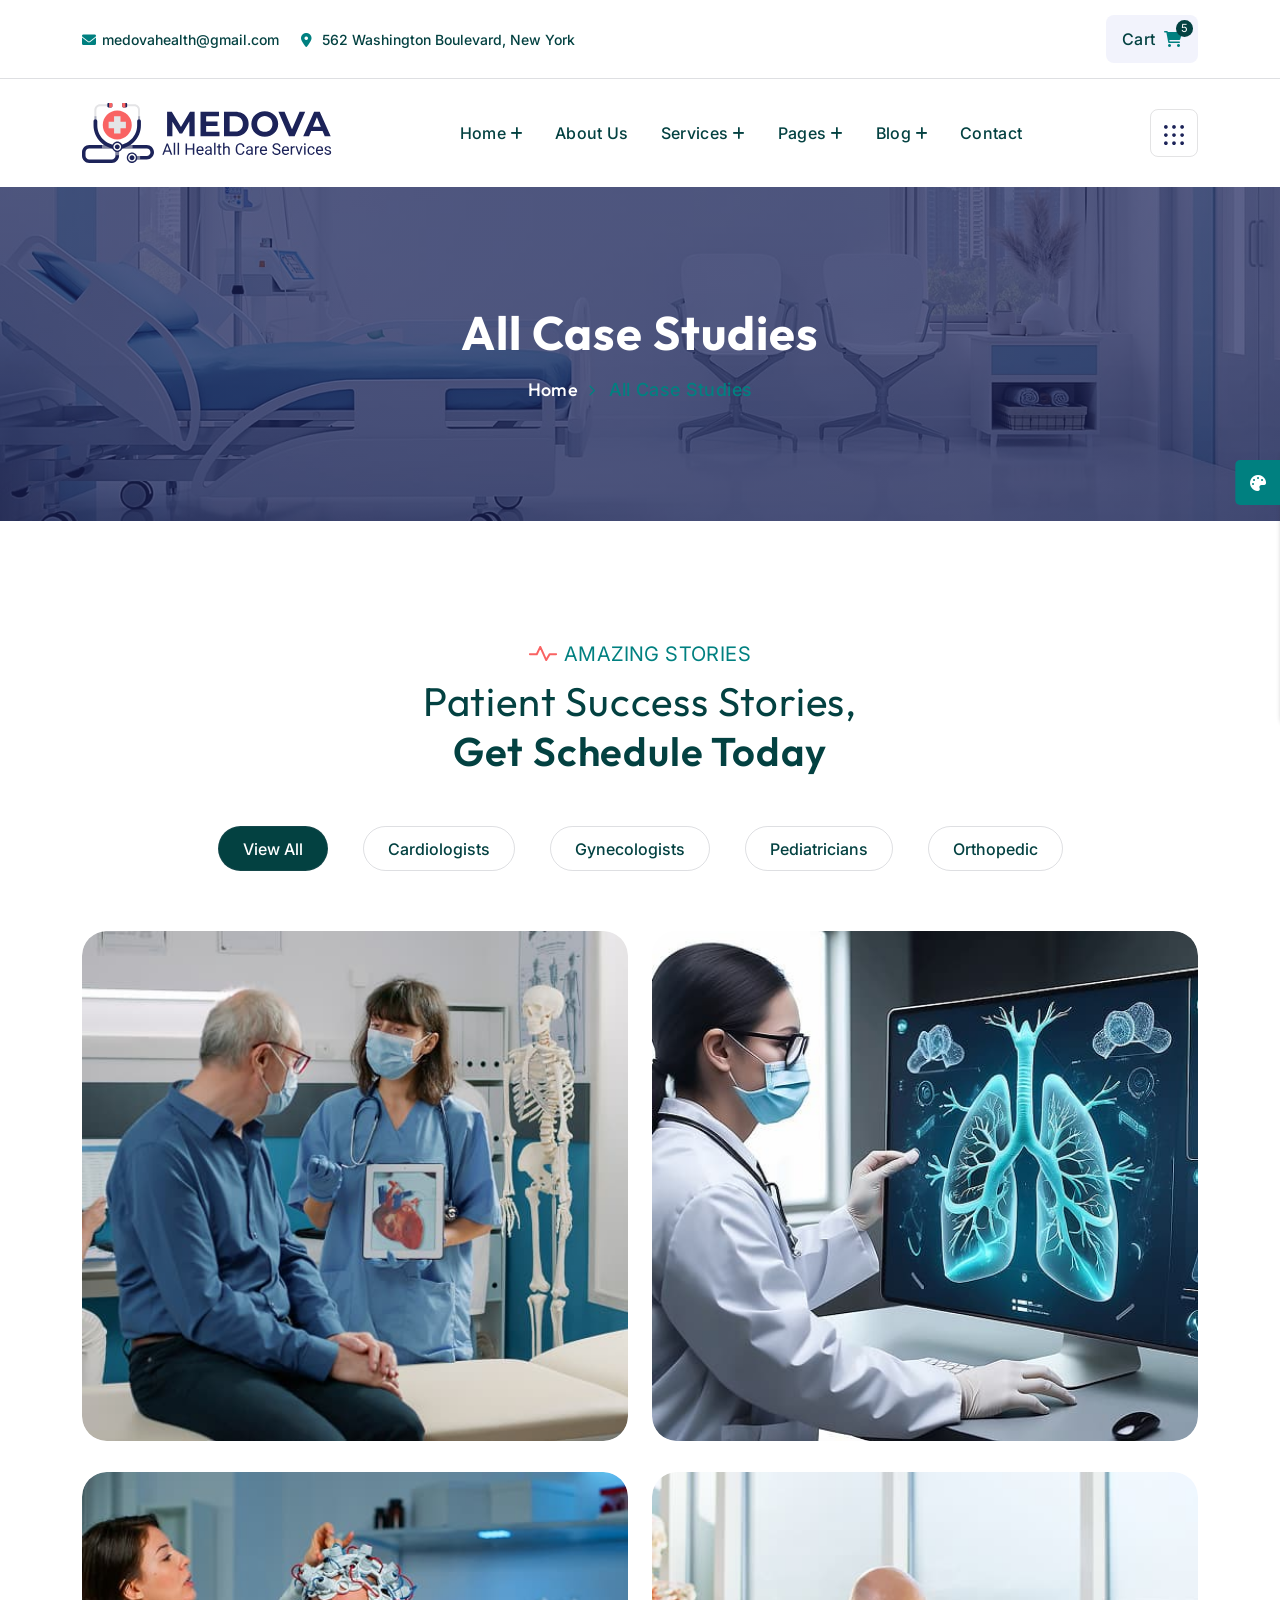
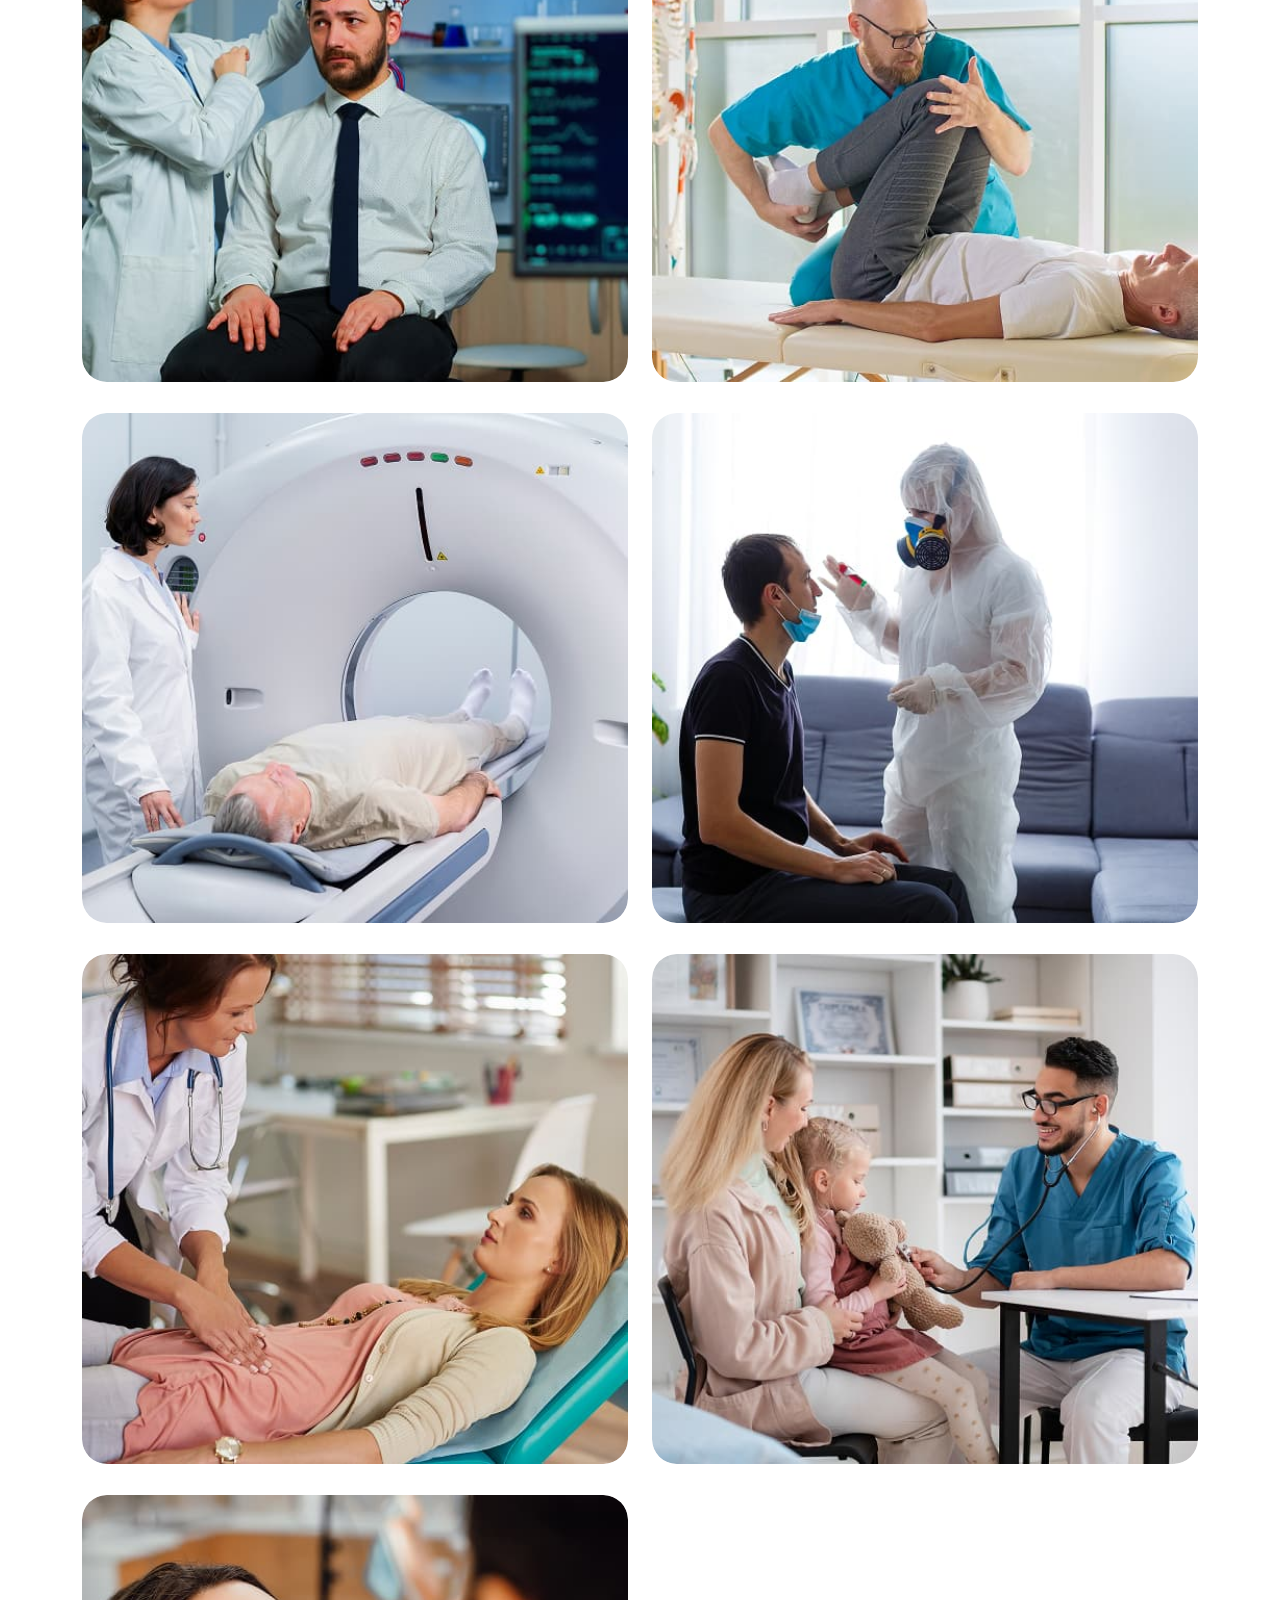
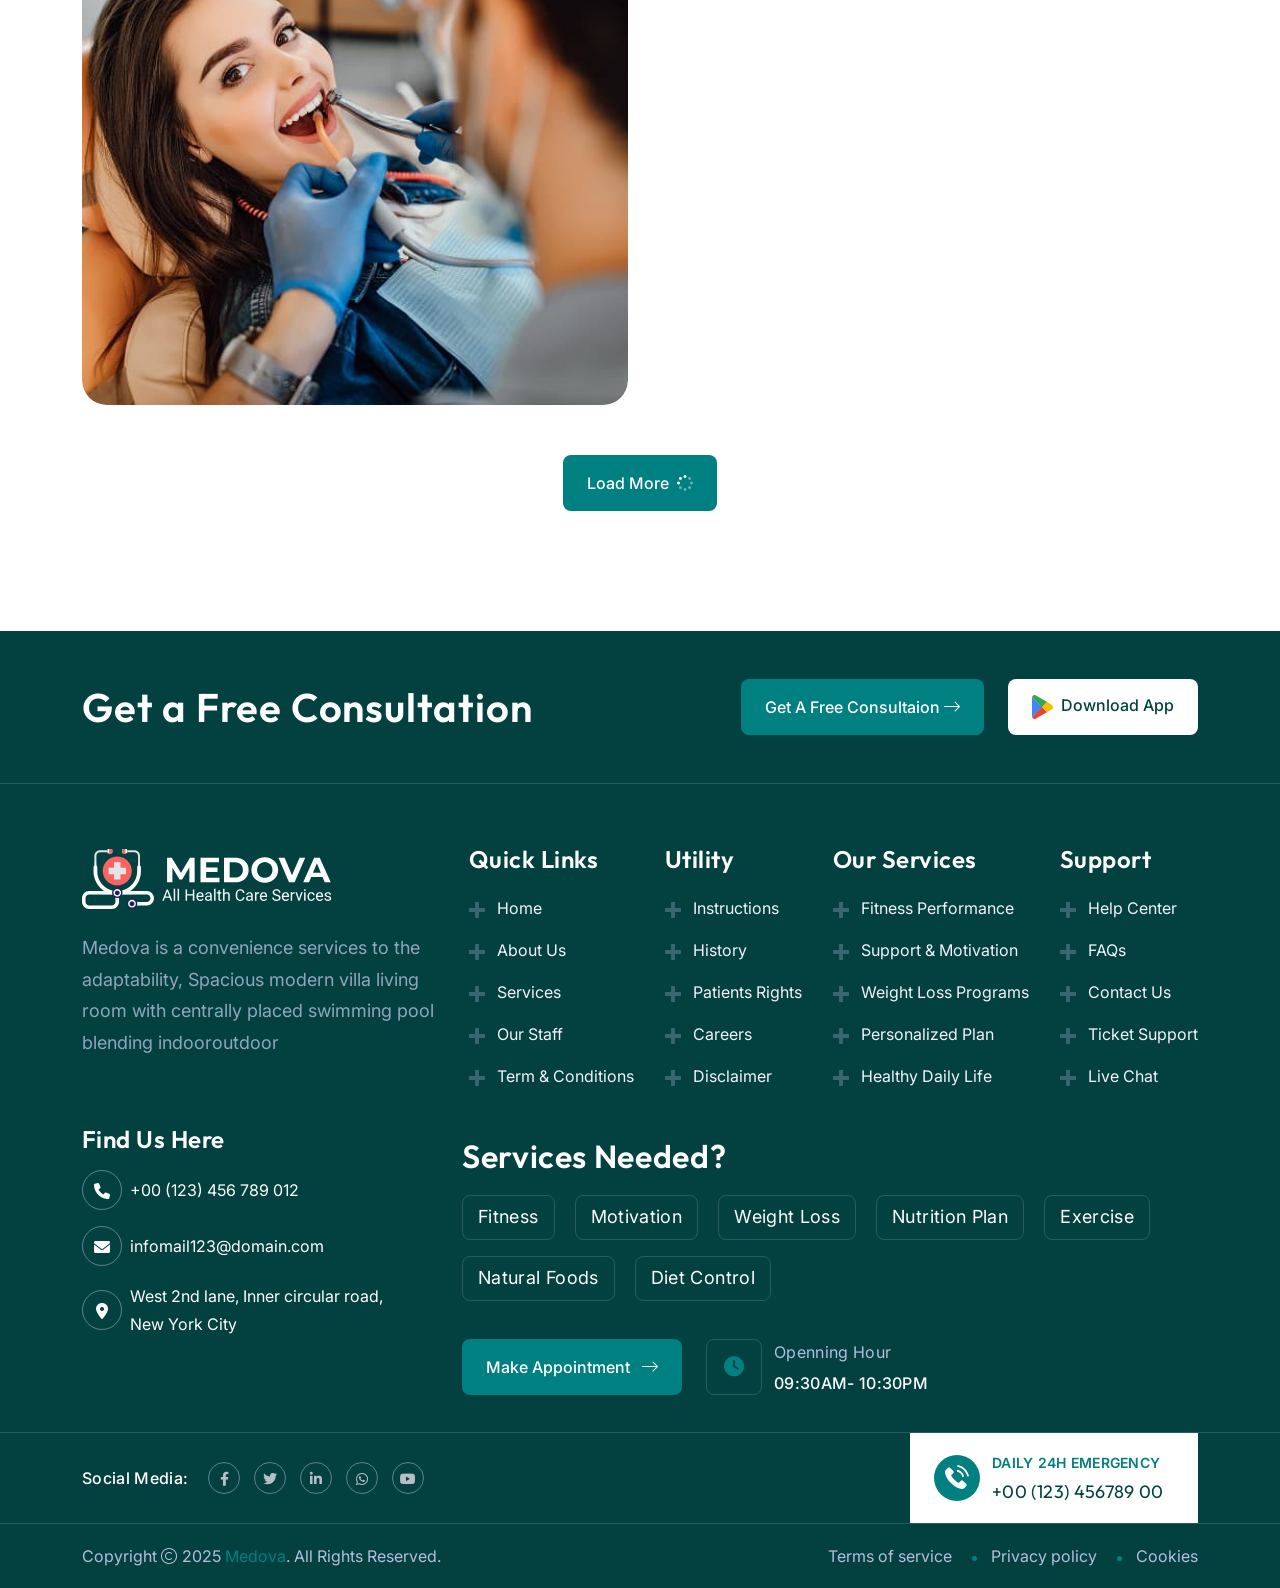
<file: html.themeholy.com/Breem/demo/case-studies.html>
<!DOCTYPE html>
<html class="no-js" lang="zxx">
  <!-- Mirrored from html.themeholy.com/medova/demo/case-studies.html by HTTrack Website Copier/3.x [XR&CO'2014], Mon, 02 Jun 2025 12:06:13 GMT -->
  <head>
    <meta charset="utf-8" />
    <meta http-equiv="x-ua-compatible" content="ie=edge" />
    <title>Medova - Health & Medical Template - All Case Studies</title>
    <meta name="author" content="themeholy" />
    <meta name="description" content="Medova  - Health & Medical Template" />
    <meta name="keywords" content="Medova  - Health & Medical Template" />
    <meta name="robots" content="INDEX,FOLLOW" />
    <meta
      name="viewport"
      content="width=device-width,initial-scale=1,shrink-to-fit=no"
    />
    <link
      rel="apple-touch-icon"
      sizes="57x57"
      href="assets/img/favicons/apple-icon-57x57.png"
    />
    <link
      rel="apple-touch-icon"
      sizes="60x60"
      href="assets/img/favicons/apple-icon-60x60.png"
    />
    <link
      rel="apple-touch-icon"
      sizes="72x72"
      href="assets/img/favicons/apple-icon-72x72.png"
    />
    <link
      rel="apple-touch-icon"
      sizes="76x76"
      href="assets/img/favicons/apple-icon-76x76.png"
    />
    <link
      rel="apple-touch-icon"
      sizes="114x114"
      href="assets/img/favicons/apple-icon-114x114.png"
    />
    <link
      rel="apple-touch-icon"
      sizes="120x120"
      href="assets/img/favicons/apple-icon-120x120.png"
    />
    <link
      rel="apple-touch-icon"
      sizes="144x144"
      href="assets/img/favicons/apple-icon-144x144.png"
    />
    <link
      rel="apple-touch-icon"
      sizes="152x152"
      href="assets/img/favicons/apple-icon-152x152.png"
    />
    <link
      rel="apple-touch-icon"
      sizes="180x180"
      href="assets/img/favicons/apple-icon-180x180.png"
    />
    <link
      rel="icon"
      type="image/png"
      sizes="192x192"
      href="assets/img/favicons/android-icon-192x192.png"
    />
    <link
      rel="icon"
      type="image/png"
      sizes="32x32"
      href="assets/img/favicons/favicon-32x32.png"
    />
    <link
      rel="icon"
      type="image/png"
      sizes="96x96"
      href="assets/img/favicons/favicon-96x96.png"
    />
    <link
      rel="icon"
      type="image/png"
      sizes="16x16"
      href="assets/img/favicons/favicon-16x16.png"
    />
    <link rel="manifest" href="assets/img/favicons/manifest.json" />
    <meta name="msapplication-TileColor" content="#ffffff" />
    <meta
      name="msapplication-TileImage"
      content="assets/img/favicons/ms-icon-144x144.png"
    />
    <meta name="theme-color" content="#ffffff" />
    <link rel="preconnect" href="https://fonts.googleapis.com/" />
    <link rel="preconnect" href="https://fonts.gstatic.com/" crossorigin />
    <link
      href="https://fonts.googleapis.com/css2?family=Inter:ital,opsz,wght@0,14..32,100..900;1,14..32,100..900&amp;family=Outfit:wght@100..900&amp;family=Saira:ital,wght@0,100..900;1,100..900&amp;display=swap"
      rel="stylesheet"
    />
    <link rel="stylesheet" href="assets/css/bootstrap.min.css" />
    <link rel="stylesheet" href="assets/css/fontawesome.min.css" />
    <link rel="stylesheet" href="assets/css/magnific-popup.min.css" />
    <link rel="stylesheet" href="assets/css/swiper-bundle.min.css" />
    <link rel="stylesheet" href="assets/css/style.css" />
  </head>
  <body>
    <div class="color-scheme-wrap active">
      <button class="switchIcon"><i class="fa-solid fa-palette"></i></button>
      <h4 class="color-scheme-wrap-title">
        <i class="far fa-palette me-2"></i>Style Swicher
      </h4>
      <div class="color-switch-btns">
        <button data-color="#3E66F3">
          <i class="fa-solid fa-droplet"></i>
        </button>
        <button data-color="#684DF4">
          <i class="fa-solid fa-droplet"></i>
        </button>
        <button data-color="#008080">
          <i class="fa-solid fa-droplet"></i>
        </button>
        <button data-color="#323F7C">
          <i class="fa-solid fa-droplet"></i>
        </button>
        <button data-color="#FC3737">
          <i class="fa-solid fa-droplet"></i>
        </button>
        <button data-color="#8a2be2">
          <i class="fa-solid fa-droplet"></i>
        </button>
      </div>
      <a
        href="https://themeforest.net/user/themeholy"
        class="th-btn text-center w-100"
        ><i class="fa fa-shopping-cart me-2"></i> Purchase</a
      >
    </div>
    <div class="preloader">
      <button class="th-btn preloaderCls">Cancel Preloader</button>
      <div class="preloader-inner">
        <img src="assets/img/logo.svg" alt="img" />
        <div class="heart-rate">
          <img src="assets/img/shape/preloader.svg" alt="" />
          <div class="fade-in"></div>
          <div class="fade-out"></div>
        </div>
      </div>
    </div>
    <div class="sidemenu-wrapper shopping-cart">
      <div class="sidemenu-content">
        <button class="closeButton sideMenuCls">
          <i class="far fa-times"></i>
        </button>
        <div class="widget woocommerce widget_shopping_cart">
          <h3 class="widget_title">Shopping cart</h3>
          <div class="widget_shopping_cart_content">
            <ul class="woocommerce-mini-cart cart_list product_list_widget">
              <li class="woocommerce-mini-cart-item mini_cart_item">
                <a href="#" class="remove remove_from_cart_button"
                  ><i class="far fa-times"></i
                ></a>
                <a href="#"
                  ><img
                    src="assets/img/product/product_thumb_1_1.jpg"
                    alt="Cart Image"
                  />Puregen Labs Meclizine</a
                >
                <span class="quantity"
                  >1 ×
                  <span class="woocommerce-Price-amount amount"
                    ><span class="woocommerce-Price-currencySymbol">$</span
                    >$55.00</span
                  ></span
                >
              </li>
              <li class="woocommerce-mini-cart-item mini_cart_item">
                <a href="#" class="remove remove_from_cart_button"
                  ><i class="far fa-times"></i
                ></a>
                <a href="#"
                  ><img
                    src="assets/img/product/product_thumb_1_2.jpg"
                    alt="Cart Image"
                  />Pranarom Pure Essential Oil</a
                >
                <span class="quantity"
                  >1 ×
                  <span class="woocommerce-Price-amount amount"
                    ><span class="woocommerce-Price-currencySymbol">$</span
                    >$15.00</span
                  ></span
                >
              </li>
              <li class="woocommerce-mini-cart-item mini_cart_item">
                <a href="#" class="remove remove_from_cart_button"
                  ><i class="far fa-times"></i
                ></a>
                <a href="#"
                  ><img
                    src="assets/img/product/product_thumb_1_3.jpg"
                    alt="Cart Image"
                  />Pediatric Stethoscope</a
                >
                <span class="quantity"
                  >1 ×
                  <span class="woocommerce-Price-amount amount"
                    ><span class="woocommerce-Price-currencySymbol">$</span
                    >$30.00</span
                  ></span
                >
              </li>
              <li class="woocommerce-mini-cart-item mini_cart_item">
                <a href="#" class="remove remove_from_cart_button"
                  ><i class="far fa-times"></i
                ></a>
                <a href="#"
                  ><img
                    src="assets/img/product/product_thumb_1_4.jpg"
                    alt="Cart Image"
                  />Puregen Labs Allergy Relief</a
                >
                <span class="quantity"
                  >1 ×
                  <span class="woocommerce-Price-amount amount"
                    ><span class="woocommerce-Price-currencySymbol">$</span
                    >$55.00</span
                  ></span
                >
              </li>
              <li class="woocommerce-mini-cart-item mini_cart_item">
                <a href="#" class="remove remove_from_cart_button"
                  ><i class="far fa-times"></i
                ></a>
                <a href="#"
                  ><img
                    src="assets/img/product/product_thumb_1_5.jpg"
                    alt="Cart Image"
                  />Digital Thermometer</a
                >
                <span class="quantity"
                  >1 ×
                  <span class="woocommerce-Price-amount amount"
                    ><span class="woocommerce-Price-currencySymbol">$</span
                    >$15.99</span
                  ></span
                >
              </li>
            </ul>
            <p class="woocommerce-mini-cart__total total">
              <strong>Subtotal:</strong>
              <span class="woocommerce-Price-amount amount"
                ><span class="woocommerce-Price-currencySymbol">$</span
                >170.99</span
              >
            </p>
            <p class="woocommerce-mini-cart__buttons buttons btn-wrap">
              <a href="cart.html" class="th-btn wc-forward">View cart</a>
              <a href="checkout.html" class="th-btn checkout wc-forward"
                >Checkout</a
              >
            </p>
          </div>
        </div>
      </div>
    </div>
    <div class="sidemenu-wrapper">
      <div class="sidemenu-content">
        <button class="closeButton sideMenuCls">
          <i class="far fa-times"></i>
        </button>
        <div class="widget footer-widget mb-0">
          <div class="th-widget-about">
            <div class="about-logo">
              <a href="index.html"
                ><img src="assets/img/logo.svg" alt="Medova "
              /></a>
            </div>
            <p class="about-text">
              Medova is a convenience services to the adaptability, Spacious
              modern villa living room with centrally placed swimming pool
              blending indooroutdoor
            </p>
          </div>
        </div>
        <div class="widget footer-widget">
          <h3 class="widget_title">Recent Posts</h3>
          <div class="recent-post-wrap">
            <div class="recent-post">
              <div class="media-img">
                <a href="blog-details.html"
                  ><img
                    src="assets/img/blog/recent-post-1-1.jpg"
                    alt="Blog Image"
                /></a>
              </div>
              <div class="media-body">
                <div class="recent-post-meta">
                  <a href="blog.html"
                    ><i class="fa-sharp fa-solid fa-calendar-days"></i>April 02,
                    2025</a
                  >
                </div>
                <h4 class="post-title">
                  <a class="text-inherit" href="blog-details.html"
                    >Cometes contabesco audacia aeneus tui canonicus</a
                  >
                </h4>
              </div>
            </div>
            <div class="recent-post">
              <div class="media-img">
                <a href="blog-details.html"
                  ><img
                    src="assets/img/blog/recent-post-1-2.jpg"
                    alt="Blog Image"
                /></a>
              </div>
              <div class="media-body">
                <div class="recent-post-meta">
                  <a href="blog.html"
                    ><i class="fa-sharp fa-solid fa-calendar-days"></i>April 25,
                    2025</a
                  >
                </div>
                <h4 class="post-title">
                  <a class="text-inherit" href="blog-details.html"
                    >Cometes contabesco audacia aeneus tui canonicus</a
                  >
                </h4>
              </div>
            </div>
            <div class="recent-post">
              <div class="media-img">
                <a href="blog-details.html"
                  ><img
                    src="assets/img/blog/recent-post-1-3.jpg"
                    alt="Blog Image"
                /></a>
              </div>
              <div class="media-body">
                <div class="recent-post-meta">
                  <a href="blog.html"
                    ><i class="fa-sharp fa-solid fa-calendar-days"></i>26 April,
                    2025</a
                  >
                </div>
                <h4 class="post-title">
                  <a class="text-inherit" href="blog-details.html"
                    >Cometes contabesco audacia aeneus tui canonicus</a
                  >
                </h4>
              </div>
            </div>
            <div class="recent-post">
              <div class="media-img">
                <a href="blog-details.html"
                  ><img
                    src="assets/img/blog/recent-post-1-4.jpg"
                    alt="Blog Image"
                /></a>
              </div>
              <div class="media-body">
                <div class="recent-post-meta">
                  <a href="blog.html"
                    ><i class="fa-sharp fa-solid fa-calendar-days"></i>27 April,
                    2025</a
                  >
                </div>
                <h4 class="post-title">
                  <a class="text-inherit" href="blog-details.html"
                    >Cometes contabesco audacia aeneus tui canonicus</a
                  >
                </h4>
              </div>
            </div>
          </div>
        </div>
        <div class="widget footer-widget">
          <h3 class="widget_title">Social Media:</h3>
          <div class="th-social">
            <a href="https://facebook.com/"
              ><i class="fab fa-facebook-f"></i
            ></a>
            <a href="https://twitter.com/"><i class="fab fa-twitter"></i></a>
            <a href="https://pinterest.com/"
              ><i class="fab fa-pinterest-p"></i
            ></a>
            <a href="https://linkedin.com/"
              ><i class="fab fa-linkedin-in"></i
            ></a>
            <a href="https://linkedin.com/"><i class="fab fa-instagram"></i></a>
          </div>
        </div>
      </div>
    </div>
    <div class="popup-search-box d-none d-lg-block">
      <button class="searchClose"><i class="fal fa-times"></i></button>
      <form action="#">
        <input type="text" placeholder="What are you looking for?" />
        <button type="submit"><i class="fal fa-search"></i></button>
      </form>
    </div>
    <div class="th-menu-wrapper">
      <div class="th-menu-area text-center">
        <button class="th-menu-toggle"><i class="fal fa-times"></i></button>
        <div class="mobile-logo">
          <a href="home-medical-clinic.html"
            ><img src="assets/img/logo.svg" alt="Medova "
          /></a>
        </div>
        <div class="th-mobile-menu">
          <ul>
            <li class="menu-item-has-children">
              <a href="home-medical-clinic.html">Home</a>
              <ul class="sub-menu">
                <li>
                  <a href="home-medical-clinic.html">Home Medical Clinic</a>
                </li>
                <li><a href="home-dental-care.html">Home Dental Care</a></li>
                <li><a href="home-pediatric.html">Home Pediatric</a></li>
              </ul>
            </li>
            <li><a href="about.html">About Us</a></li>
            <li class="menu-item-has-children">
              <a href="#">Services</a>
              <ul class="sub-menu">
                <li><a href="service.html">Services</a></li>
                <li><a href="service-details.html">Service Details</a></li>
              </ul>
            </li>
            <li class="menu-item-has-children">
              <a href="#">Pages</a>
              <ul class="sub-menu">
                <li class="menu-item-has-children">
                  <a href="#">Shop</a>
                  <ul class="sub-menu">
                    <li><a href="shop.html">Shop</a></li>
                    <li><a href="shop-details.html">Shop Details</a></li>
                    <li><a href="cart.html">Cart Page</a></li>
                    <li><a href="checkout.html">Checkout</a></li>
                    <li><a href="wishlist.html">Wishlist</a></li>
                  </ul>
                </li>
                <li><a href="doctor.html">Doctors</a></li>
                <li><a href="doctor-details.html">Doctors Details</a></li>
                <li><a href="case-studies.html">Case Studies</a></li>
                <li>
                  <a href="case-studies-details.html">Case Studies Details</a>
                </li>
                <li><a href="appointment.html">Appointment</a></li>
                <li><a href="pricing.html">Price Table</a></li>
                <li><a href="error.html">Error Page</a></li>
              </ul>
            </li>
            <li class="menu-item-has-children">
              <a href="#">Blog</a>
              <ul class="sub-menu">
                <li>
                  <a href="#">Blog Layout</a>
                  <ul class="sub-menu">
                    <li><a href="blog.html">Blog</a></li>
                    <li><a href="blog-grid.html">Blog Grid</a></li>
                    <li>
                      <a href="blog-grid-sidebar.html"
                        >Blog Grid With Sidebar</a
                      >
                    </li>
                    <li><a href="blog-list.html">Blog List</a></li>
                  </ul>
                </li>
                <li><a href="blog-details.html">Blog Details</a></li>
              </ul>
            </li>
          </ul>
        </div>
      </div>
    </div>
    <header class="th-header header-layout2">
      <div class="header-top">
        <div class="container">
          <div
            class="row gy-2 justify-content-center justify-content-lg-between align-items-center"
          >
            <div class="col-auto">
              <div class="header-links">
                <ul>
                  <li>
                    <i class="fa-solid fa-envelope"></i
                    ><a href="mailto:medovahealth@gmail.com"
                      >medovahealth@gmail.com</a
                    >
                  </li>
                  <li class="d-none d-md-inline-block">
                    <i class="fa-solid fa-location-dot"></i>
                    <span>562 Washington Boulevard, New York</span>
                  </li>
                </ul>
              </div>
            </div>
            <div class="col-auto">
              <div class="header-button">
                <a href="contact.html" class="th-btn"
                  ><img src="assets/img/icon/alarm.svg" alt="" />24 Hour
                  Emergency Aid</a
                >
                <form class="search-form">
                  <input type="text" placeholder="Search..." />
                  <button type="submit">
                    <i class="fa-light fa-magnifying-glass"></i>
                  </button>
                </form>
                <a href="#" class="cart-btn sideMenuToggler2"
                  >Cart <i class="fa-solid fa-cart-shopping"></i>
                  <span class="badge">5</span></a
                >
              </div>
            </div>
          </div>
        </div>
      </div>
      <div class="sticky-wrapper">
        <div class="container">
          <div class="menu-area">
            <div class="row align-items-center justify-content-between">
              <div class="col-auto">
                <div class="header-logo">
                  <a href="home-medical-clinic.html"
                    ><img src="assets/img/logo.svg" alt="Medova "
                  /></a>
                </div>
              </div>
              <div class="col-auto">
                <nav class="main-menu style2 d-none d-lg-inline-block">
                  <ul>
                    <li class="menu-item-has-children">
                      <a href="home-medical-clinic.html">Home</a>
                      <ul
                        class="mega-menu mega-menu-content allow-natural-scroll"
                      >
                        <li>
                          <div class="container">
                            <div class="row gy-4">
                              <div class="col-lg-4">
                                <div class="mega-menu-box">
                                  <div class="mega-menu-img">
                                    <img
                                      src="assets/img/pages/home-medical-clinic.jpg"
                                      alt="Home One"
                                    />
                                    <div class="btn-wrap">
                                      <a
                                        href="home-medical-clinic.html"
                                        class="th-btn"
                                        >Multipage</a
                                      >
                                      <a
                                        href="home-medical-clinic-op.html"
                                        class="th-btn"
                                        >Onepage</a
                                      >
                                    </div>
                                  </div>
                                  <h3 class="mega-menu-title">
                                    <a href="home-medical-clinic.html"
                                      >Home Medical Clinic</a
                                    >
                                  </h3>
                                </div>
                              </div>
                              <div class="col-lg-4">
                                <div class="mega-menu-box">
                                  <div class="mega-menu-img">
                                    <img
                                      src="assets/img/pages/home-dental-care.jpg"
                                      alt="Home Two"
                                    />
                                    <div class="btn-wrap">
                                      <a
                                        href="home-dental-care.html"
                                        class="th-btn"
                                        >Multipage</a
                                      >
                                      <a
                                        href="home-dental-care-op.html"
                                        class="th-btn"
                                        >Onepage</a
                                      >
                                    </div>
                                  </div>
                                  <h3 class="mega-menu-title">
                                    <a href="home-dental-care.html"
                                      >Home Dental Care</a
                                    >
                                  </h3>
                                </div>
                              </div>
                              <div class="col-lg-4">
                                <div class="mega-menu-box">
                                  <div class="mega-menu-img">
                                    <img
                                      src="assets/img/pages/home-pediatric.jpg"
                                      alt="Home Three"
                                    />
                                    <div class="btn-wrap">
                                      <a
                                        href="home-pediatric.html"
                                        class="th-btn"
                                        >Multipage</a
                                      >
                                      <a
                                        href="home-pediatric-op.html"
                                        class="th-btn"
                                        >Onepage</a
                                      >
                                    </div>
                                  </div>
                                  <h3 class="mega-menu-title">
                                    <a href="home-pediatric.html"
                                      >Home Pediatric</a
                                    >
                                  </h3>
                                </div>
                              </div>
                            </div>
                          </div>
                        </li>
                      </ul>
                    </li>
                    <li><a href="about.html">About Us</a></li>
                    <li class="menu-item-has-children">
                      <a href="#">Services</a>
                      <ul class="sub-menu">
                        <li><a href="service.html">Services</a></li>
                        <li>
                          <a href="service-details.html">Service Details</a>
                        </li>
                      </ul>
                    </li>
                    <li class="menu-item-has-children">
                      <a href="#">Pages</a>
                      <ul class="sub-menu">
                        <li class="menu-item-has-children">
                          <a href="#">Shop</a>
                          <ul class="sub-menu">
                            <li><a href="shop.html">Shop</a></li>
                            <li>
                              <a href="shop-details.html">Shop Details</a>
                            </li>
                            <li><a href="cart.html">Cart Page</a></li>
                            <li><a href="checkout.html">Checkout</a></li>
                            <li><a href="wishlist.html">Wishlist</a></li>
                          </ul>
                        </li>
                        <li><a href="doctor.html">Doctors</a></li>
                        <li>
                          <a href="doctor-details.html">Doctors Details</a>
                        </li>
                        <li><a href="case-studies.html">Case Studies</a></li>
                        <li>
                          <a href="case-studies-details.html"
                            >Case Studies Details</a
                          >
                        </li>
                        <li><a href="appointment.html">Appointment</a></li>
                        <li><a href="pricing.html">Price Table</a></li>
                        <li><a href="error.html">Error Page</a></li>
                      </ul>
                    </li>
                    <li class="menu-item-has-children">
                      <a href="#">Blog</a>
                      <ul class="sub-menu">
                        <li>
                          <a href="#">Blog Layout</a>
                          <ul class="sub-menu">
                            <li><a href="blog.html">Blog</a></li>
                            <li><a href="blog-grid.html">Blog Grid</a></li>
                            <li>
                              <a href="blog-grid-sidebar.html"
                                >Blog Grid With Sidebar</a
                              >
                            </li>
                            <li><a href="blog-list.html">Blog List</a></li>
                          </ul>
                        </li>
                        <li><a href="blog-details.html">Blog Details</a></li>
                      </ul>
                    </li>
                    <li><a href="contact.html">Contact</a></li>
                  </ul>
                </nav>
                <div class="header-button">
                  <button
                    type="button"
                    class="th-menu-toggle d-inline-block d-lg-none"
                  >
                    <i class="far fa-bars"></i>
                  </button>
                </div>
              </div>
              <div class="col-auto d-none d-xl-block">
                <div class="header-button">
                  <a href="contact.html" class="th-btn style2"
                    >Make Appointment
                    <i class="fa-solid fa-calendar-days ms-2"></i
                  ></a>
                  <a href="#" class="icon-btn sideMenuToggler d-none d-lg-block"
                    ><img src="assets/img/icon/grid.svg" alt=""
                  /></a>
                </div>
              </div>
            </div>
          </div>
        </div>
      </div>
    </header>
    <div class="breadcumb-wrapper" data-bg-src="assets/img/bg/breadcumb-bg.jpg">
      <div class="container">
        <div class="breadcumb-content">
          <h1 class="breadcumb-title">All Case Studies</h1>
          <ul class="breadcumb-menu">
            <li><a href="home-medical-clinic.html">Home</a></li>
            <li>All Case Studies</li>
          </ul>
        </div>
      </div>
    </div>
    <section class="position-relative space overflow-hidden" id="project-sec">
      <div class="container">
        <div class="row justify-content-center align-items-center">
          <div class="col-lg-5">
            <div class="title-area text-center">
              <span class="sub-title">Amazing stories</span>
              <h2 class="sec-title">
                <span class="fw-normal">Patient Success Stories, </span>Get
                Schedule Today
              </h2>
            </div>
          </div>
        </div>
        <div class="row">
          <div class="filter-menu filter-menu-active">
            <button
              data-filter="*"
              class="th-btn black-border active"
              type="button"
            >
              View All
            </button>
            <button
              data-filter=".cat1"
              class="th-btn black-border"
              type="button"
            >
              Cardiologists
            </button>
            <button
              data-filter=".cat2"
              class="th-btn black-border"
              type="button"
            >
              Gynecologists
            </button>
            <button
              data-filter=".cat3"
              class="th-btn black-border"
              type="button"
            >
              Pediatricians
            </button>
            <button
              data-filter=".cat4"
              class="th-btn black-border"
              type="button"
            >
              Orthopedic
            </button>
          </div>
        </div>
        <div
          class="row gallery-row filter-active justify-content-between load-more-active align-items-center"
        >
          <div class="col-lg-6 col-xxl-4 filter-item cat1 cat4">
            <div class="gallery-card">
              <div class="box-img global-img">
                <img
                  src="assets/img/gallery/gallery_2_1.jpg"
                  alt="gallery image"
                />
                <a href="case-studies-details.html" class="icon-btn"
                  ><i class="fa-light fa-arrow-right-long"></i
                ></a>
              </div>
              <div class="gallery-content">
                <span class="subtitle">Cardiology</span>
                <h2 class="box-title">
                  Total Hip Replacement in Advanced Osteoarthritis
                </h2>
              </div>
            </div>
          </div>
          <div class="col-lg-6 col-xxl-4 filter-item cat3 cat1">
            <div class="gallery-card">
              <div class="box-img global-img">
                <img
                  src="assets/img/gallery/gallery_2_2.jpg"
                  alt="gallery image"
                />
                <a href="case-studies-details.html" class="icon-btn"
                  ><i class="fa-light fa-arrow-right-long"></i
                ></a>
              </div>
              <div class="gallery-content">
                <span class="subtitle">Pulmonology</span>
                <h2 class="box-title">
                  Early Detection of Breast Cancer in a High-Risk Patient
                </h2>
              </div>
            </div>
          </div>
          <div class="col-lg-6 col-xxl-4 filter-item cat2 cat4">
            <div class="gallery-card">
              <div class="box-img global-img">
                <img
                  src="assets/img/gallery/gallery_2_3.jpg"
                  alt="gallery image"
                />
                <a href="case-studies-details.html" class="icon-btn"
                  ><i class="fa-light fa-arrow-right-long"></i
                ></a>
              </div>
              <div class="gallery-content">
                <span class="subtitle">Neurology</span>
                <h2 class="box-title">
                  Sepsis Due to Multi-Drug Resistant Bacterial Infection
                </h2>
              </div>
            </div>
          </div>
          <div class="col-lg-6 col-xxl-4 filter-item cat1 cat4">
            <div class="gallery-card">
              <div class="box-img global-img">
                <img
                  src="assets/img/gallery/gallery_2_4.jpg"
                  alt="gallery image"
                />
                <a href="case-studies-details.html" class="icon-btn"
                  ><i class="fa-light fa-arrow-right-long"></i
                ></a>
              </div>
              <div class="gallery-content">
                <span class="subtitle">Orthopedic</span>
                <h2 class="box-title">
                  Total Hip Replacement in Advanced Osteoarthritis
                </h2>
              </div>
            </div>
          </div>
          <div class="col-lg-6 col-xxl-4 filter-item cat3 cat2">
            <div class="gallery-card">
              <div class="box-img global-img">
                <img
                  src="assets/img/gallery/gallery_2_5.jpg"
                  alt="gallery image"
                />
                <a href="case-studies-details.html" class="icon-btn"
                  ><i class="fa-light fa-arrow-right-long"></i
                ></a>
              </div>
              <div class="gallery-content">
                <span class="subtitle">Oncology</span>
                <h2 class="box-title">
                  Early Detection of Breast Cancer in a High-Risk Patient
                </h2>
              </div>
            </div>
          </div>
          <div class="col-lg-6 col-xxl-4 filter-item cat1 cat3">
            <div class="gallery-card">
              <div class="box-img global-img">
                <img
                  src="assets/img/gallery/gallery_2_6.jpg"
                  alt="gallery image"
                />
                <a href="case-studies-details.html" class="icon-btn"
                  ><i class="fa-light fa-arrow-right-long"></i
                ></a>
              </div>
              <div class="gallery-content">
                <span class="subtitle">Infectious</span>
                <h2 class="box-title">
                  Sepsis Due to Multi-Drug Resistant Bacterial Infection
                </h2>
              </div>
            </div>
          </div>
          <div class="col-lg-6 col-xxl-4 filter-item cat1 cat4">
            <div class="gallery-card">
              <div class="box-img global-img">
                <img
                  src="assets/img/gallery/gallery_2_7.jpg"
                  alt="gallery image"
                />
                <a href="case-studies-details.html" class="icon-btn"
                  ><i class="fa-light fa-arrow-right-long"></i
                ></a>
              </div>
              <div class="gallery-content">
                <span class="subtitle">Endocrinology</span>
                <h2 class="box-title">
                  Unusual Presentation of Hyperparathyroidism
                </h2>
              </div>
            </div>
          </div>
          <div class="col-lg-6 col-xxl-4 filter-item cat1 cat3">
            <div class="gallery-card">
              <div class="box-img global-img">
                <img
                  src="assets/img/gallery/gallery_2_8.jpg"
                  alt="gallery image"
                />
                <a href="case-studies-details.html" class="icon-btn"
                  ><i class="fa-light fa-arrow-right-long"></i
                ></a>
              </div>
              <div class="gallery-content">
                <span class="subtitle">Pediatrics</span>
                <h2 class="box-title">
                  Juvenile Rheumatoid Arthritis with Multi-System Involvement
                </h2>
              </div>
            </div>
          </div>
          <div class="col-lg-6 col-xxl-4 filter-item cat1 cat4">
            <div class="gallery-card">
              <div class="box-img global-img">
                <img
                  src="assets/img/gallery/gallery_2_9.jpg"
                  alt="gallery image"
                />
                <a href="case-studies-details.html" class="icon-btn"
                  ><i class="fa-light fa-arrow-right-long"></i
                ></a>
              </div>
              <div class="gallery-content">
                <span class="subtitle">Dentistry</span>
                <h2 class="box-title">
                  Dental Abscess Leading to Facial Cellulitis
                </h2>
              </div>
            </div>
          </div>
          <div
            class="col-lg-6 col-xxl-4 load-more d-none filter-item cat1 cat4"
          >
            <div class="gallery-card">
              <div class="box-img global-img">
                <img
                  src="assets/img/gallery/gallery_2_1.jpg"
                  alt="gallery image"
                />
                <a href="case-studies-details.html" class="icon-btn"
                  ><i class="fa-light fa-arrow-right-long"></i
                ></a>
              </div>
              <div class="gallery-content">
                <span class="subtitle">Cardiology</span>
                <h2 class="box-title">
                  Total Hip Replacement in Advanced Osteoarthritis
                </h2>
              </div>
            </div>
          </div>
          <div
            class="col-lg-6 col-xxl-4 load-more d-none filter-item cat3 cat1"
          >
            <div class="gallery-card">
              <div class="box-img global-img">
                <img
                  src="assets/img/gallery/gallery_2_2.jpg"
                  alt="gallery image"
                />
                <a href="case-studies-details.html" class="icon-btn"
                  ><i class="fa-light fa-arrow-right-long"></i
                ></a>
              </div>
              <div class="gallery-content">
                <span class="subtitle">Pulmonology</span>
                <h2 class="box-title">
                  Early Detection of Breast Cancer in a High-Risk Patient
                </h2>
              </div>
            </div>
          </div>
          <div
            class="col-lg-6 col-xxl-4 load-more d-none filter-item cat2 cat4"
          >
            <div class="gallery-card">
              <div class="box-img global-img">
                <img
                  src="assets/img/gallery/gallery_2_3.jpg"
                  alt="gallery image"
                />
                <a href="case-studies-details.html" class="icon-btn"
                  ><i class="fa-light fa-arrow-right-long"></i
                ></a>
              </div>
              <div class="gallery-content">
                <span class="subtitle">Neurology</span>
                <h2 class="box-title">
                  Sepsis Due to Multi-Drug Resistant Bacterial Infection
                </h2>
              </div>
            </div>
          </div>
          <div
            class="col-lg-6 col-xxl-4 load-more d-none filter-item cat1 cat4"
          >
            <div class="gallery-card">
              <div class="box-img global-img">
                <img
                  src="assets/img/gallery/gallery_2_4.jpg"
                  alt="gallery image"
                />
                <a href="case-studies-details.html" class="icon-btn"
                  ><i class="fa-light fa-arrow-right-long"></i
                ></a>
              </div>
              <div class="gallery-content">
                <span class="subtitle">Orthopedic</span>
                <h2 class="box-title">
                  Total Hip Replacement in Advanced Osteoarthritis
                </h2>
              </div>
            </div>
          </div>
          <div
            class="col-lg-6 col-xxl-4 load-more d-none filter-item cat3 cat2"
          >
            <div class="gallery-card">
              <div class="box-img global-img">
                <img
                  src="assets/img/gallery/gallery_2_5.jpg"
                  alt="gallery image"
                />
                <a href="case-studies-details.html" class="icon-btn"
                  ><i class="fa-light fa-arrow-right-long"></i
                ></a>
              </div>
              <div class="gallery-content">
                <span class="subtitle">Oncology</span>
                <h2 class="box-title">
                  Early Detection of Breast Cancer in a High-Risk Patient
                </h2>
              </div>
            </div>
          </div>
          <div
            class="col-lg-6 col-xxl-4 load-more d-none filter-item cat1 cat3"
          >
            <div class="gallery-card">
              <div class="box-img global-img">
                <img
                  src="assets/img/gallery/gallery_2_6.jpg"
                  alt="gallery image"
                />
                <a href="case-studies-details.html" class="icon-btn"
                  ><i class="fa-light fa-arrow-right-long"></i
                ></a>
              </div>
              <div class="gallery-content">
                <span class="subtitle">Infectious</span>
                <h2 class="box-title">
                  Sepsis Due to Multi-Drug Resistant Bacterial Infection
                </h2>
              </div>
            </div>
          </div>
          <div
            class="col-lg-6 col-xxl-4 load-more d-none filter-item cat1 cat4"
          >
            <div class="gallery-card">
              <div class="box-img global-img">
                <img
                  src="assets/img/gallery/gallery_2_7.jpg"
                  alt="gallery image"
                />
                <a href="case-studies-details.html" class="icon-btn"
                  ><i class="fa-light fa-arrow-right-long"></i
                ></a>
              </div>
              <div class="gallery-content">
                <span class="subtitle">Endocrinology</span>
                <h2 class="box-title">
                  Unusual Presentation of Hyperparathyroidism
                </h2>
              </div>
            </div>
          </div>
          <div
            class="col-lg-6 col-xxl-4 load-more d-none filter-item cat1 cat3"
          >
            <div class="gallery-card">
              <div class="box-img global-img">
                <img
                  src="assets/img/gallery/gallery_2_8.jpg"
                  alt="gallery image"
                />
                <a href="case-studies-details.html" class="icon-btn"
                  ><i class="fa-light fa-arrow-right-long"></i
                ></a>
              </div>
              <div class="gallery-content">
                <span class="subtitle">Pediatrics</span>
                <h2 class="box-title">
                  Juvenile Rheumatoid Arthritis with Multi-System Involvement
                </h2>
              </div>
            </div>
          </div>
          <div
            class="col-lg-6 col-xxl-4 load-more d-none filter-item cat1 cat4"
          >
            <div class="gallery-card">
              <div class="box-img global-img">
                <img
                  src="assets/img/gallery/gallery_2_9.jpg"
                  alt="gallery image"
                />
                <a href="case-studies-details.html" class="icon-btn"
                  ><i class="fa-light fa-arrow-right-long"></i
                ></a>
              </div>
              <div class="gallery-content">
                <span class="subtitle">Dentistry</span>
                <h2 class="box-title">
                  Dental Abscess Leading to Facial Cellulitis
                </h2>
              </div>
            </div>
          </div>
        </div>
        <div class="text-center mt-50">
          <button class="th-btn load-more-btn">
            Load More<i class="fa-duotone fa-spinner ms-2"></i>
          </button>
        </div>
      </div>
      <div
        class="shape-mockup jump d-none d-xxl-block"
        data-top="6%"
        data-left="6%"
      >
        <img src="assets/img/shape/element-18.png" alt="" />
      </div>
    </section>
    <footer class="footer-wrapper footer-layout2">
      <div class="footer-top">
        <div class="container">
          <div class="row gy-4 justify-content-between align-items-center">
            <div class="col-lg-5">
              <div class="title-area mb-0 text-center text-lg-start">
                <h2 class="sec-title text-white m-0">
                  Get a Free Consultation
                </h2>
              </div>
            </div>
            <div class="col-lg-7">
              <div class="footer-top-btn">
                <div
                  class="btn-group justify-content-center justify-content-lg-end"
                >
                  <a href="contact.html" class="th-btn style1"
                    >Get a Free Consultaion
                    <i class="fa-light fa-arrow-right-long"></i
                  ></a>
                  <a href="contact.html" class="th-btn style3"
                    ><img src="assets/img/icon/Playstore.svg" alt="" />Download
                    App</a
                  >
                </div>
              </div>
            </div>
          </div>
        </div>
      </div>
      <div class="widget-area">
        <div class="container">
          <div class="row justify-content-between">
            <div class="col-md-6 col-xxl-3 col-xl-4">
              <div class="widget footer-widget">
                <div class="th-widget-about">
                  <div class="about-logo">
                    <a class="icon-masking" href="index.html"
                      ><img src="assets/img/logo-white.svg" alt="Medova "
                    /></a>
                  </div>
                  <p class="about-text">
                    Medova is a convenience services to the adaptability,
                    Spacious modern villa living room with centrally placed
                    swimming pool blending indooroutdoor
                  </p>
                </div>
              </div>
            </div>
            <div class="col-md-6 col-xl-auto">
              <div class="widget widget_nav_menu footer-widget">
                <h3 class="widget_title">Quick Links</h3>
                <div class="menu-all-pages-container">
                  <ul class="menu">
                    <li><a href="index.html">Home</a></li>
                    <li><a href="about.html">About Us</a></li>
                    <li><a href="Services.html">Services</a></li>
                    <li><a href="contact.html">Our Staff</a></li>
                    <li><a href="contact.html">Term & Conditions</a></li>
                  </ul>
                </div>
              </div>
            </div>
            <div class="col-md-6 col-xl-auto">
              <div class="widget widget_nav_menu footer-widget">
                <h3 class="widget_title">Utility</h3>
                <div class="menu-all-pages-container">
                  <ul class="menu">
                    <li><a href="contact.html">Instructions</a></li>
                    <li><a href="contact.html">History</a></li>
                    <li><a href="contact.html">Patients Rights</a></li>
                    <li><a href="contact.html">Careers</a></li>
                    <li><a href="contact.html">Disclaimer</a></li>
                  </ul>
                </div>
              </div>
            </div>
            <div class="col-md-6 col-xl-auto">
              <div class="widget widget_nav_menu footer-widget">
                <h3 class="widget_title">Our Services</h3>
                <div class="menu-all-pages-container">
                  <ul class="menu">
                    <li>
                      <a href="service-details.html">Fitness Performance</a>
                    </li>
                    <li>
                      <a href="service-details.html">Support & Motivation</a>
                    </li>
                    <li>
                      <a href="service-details.html">Weight Loss Programs</a>
                    </li>
                    <li>
                      <a href="service-details.html">Personalized Plan</a>
                    </li>
                    <li>
                      <a href="service-details.html">Healthy Daily Life</a>
                    </li>
                  </ul>
                </div>
              </div>
            </div>
            <div class="col-md-6 col-xl-auto">
              <div class="widget widget_nav_menu footer-widget">
                <h3 class="widget_title">Support</h3>
                <div class="menu-all-pages-container">
                  <ul class="menu">
                    <li><a href="contact.html">Help Center</a></li>
                    <li><a href="faq.html">FAQs</a></li>
                    <li><a href="contact.html">Contact Us</a></li>
                    <li><a href="contact.html">Ticket Support</a></li>
                    <li><a href="contact.html">Live Chat</a></li>
                  </ul>
                </div>
              </div>
            </div>
          </div>
        </div>
        <div class="container">
          <div class="row">
            <div class="col-xl-4">
              <div class="footer-widget-about">
                <h3 class="box-title text-white">Find Us Here</h3>
                <div class="th-widget-about">
                  <p class="footer-info">
                    <i class="fa-sharp fa-solid fa-phone"></i>
                    <span
                      ><a class="text-inherit" href="tel:+00123456789012"
                        >+00 (123) 456 789 012</a
                      ></span
                    >
                  </p>
                  <p class="footer-info">
                    <i class="fa-sharp fa-solid fa-envelope"></i
                    ><span>
                      <a
                        class="text-inherit"
                        href="mailto:infomail123@domain.com"
                        >infomail123@domain.com</a
                      ></span
                    >
                  </p>
                  <p class="footer-info">
                    <i class="fas fa-map-marker-alt"></i>West 2nd lane, Inner
                    circular road, New York City
                  </p>
                </div>
              </div>
            </div>
            <div class="col-xl-8">
              <div class="footer-tags">
                <div class="h4 text-white">Services Needed?</div>
                <div class="tagcloud">
                  <a href="service-details.html">Fitness</a>
                  <a href="service-details.html">Motivation</a>
                  <a href="service-details.html">Weight Loss</a>
                  <a href="service-details.html">Nutrition Plan</a>
                  <a href="service-details.html">Exercise</a>
                  <a href="service-details.html">Natural Foods</a>
                  <a href="service-details.html">Diet Control</a>
                </div>
                <div class="btn-group">
                  <a href="contact.html" class="th-btn style1"
                    >Make Appointment
                    <i class="fa-light fa-arrow-right-long ms-2"></i
                  ></a>
                  <div class="opening-hour">
                    <div class="icon"><i class="fa-solid fa-clock"></i></div>
                    <div class="media-body">
                      <span class="label">Openning Hour</span>
                      <span class="time">09:30AM- 10:30PM</span>
                    </div>
                  </div>
                </div>
              </div>
            </div>
          </div>
        </div>
      </div>
      <div class="container">
        <div
          class="row gy-2 justify-content-center justify-content-md-between align-items-center"
        >
          <div class="col-md-7 col-lg-5 text-center text-md-start">
            <div class="social-links">
              <span class="title">Social Media:</span>
              <a href="https://www.facebook.com/"
                ><i class="fab fa-facebook-f"></i
              ></a>
              <a href="https://www.twitter.com/"
                ><i class="fab fa-twitter"></i
              ></a>
              <a href="https://www.linkedin.com/"
                ><i class="fab fa-linkedin-in"></i
              ></a>
              <a href="https://www.whatsapp.com/"
                ><i class="fab fa-whatsapp"></i
              ></a>
              <a href="https://www.youtube.com/"
                ><i class="fab fa-youtube"></i
              ></a>
            </div>
          </div>
          <div class="col-md-5 col-lg-7">
            <div class="call-info">
              <div class="call-info_icon">
                <a href="tel:0012345678900"
                  ><img src="assets/img/icon/call.svg" alt=""
                /></a>
              </div>
              <div class="media-body">
                <span class="call-info_label">DAILY 24H EMERGENCY</span>
                <p class="call-info_link">
                  <a href="tel:+0012345678900">+00 (123) 456789 00</a>
                </p>
              </div>
            </div>
          </div>
        </div>
      </div>
      <div class="copyright-wrap">
        <div class="container">
          <div class="row gy-2 align-items-center">
            <div class="col-lg-5">
              <p class="copyright-text">
                Copyright <i class="fal fa-copyright"></i> 2025
                <a href="https://themeforest.net/user/themeholy">Medova</a>. All
                Rights Reserved.
              </p>
            </div>
            <div class="col-lg-7 text-center text-lg-end">
              <div class="footer-links">
                <ul>
                  <li><a href="about.html">Terms of service</a></li>
                  <li><a href="about.html">Privacy policy</a></li>
                  <li><a href="about.html">Cookies</a></li>
                </ul>
              </div>
            </div>
          </div>
        </div>
      </div>
    </footer>
    <div class="scroll-top">
      <svg
        class="progress-circle svg-content"
        width="100%"
        height="100%"
        viewBox="-1 -1 102 102"
      >
        <path
          d="M50,1 a49,49 0 0,1 0,98 a49,49 0 0,1 0,-98"
          style="
            transition: stroke-dashoffset 10ms linear 0s;
            stroke-dasharray: 307.919, 307.919;
            stroke-dashoffset: 307.919;
          "
        ></path>
      </svg>
    </div>
    <script src="assets/js/vendor/jquery-3.7.1.min.js"></script>
    <script src="assets/js/swiper-bundle.min.js"></script>
    <script src="assets/js/bootstrap.min.js"></script>
    <script src="assets/js/jquery.magnific-popup.min.js"></script>
    <script src="assets/js/jquery.counterup.min.js"></script>
    <script src="assets/js/circle-progress.js"></script>
    <script src="assets/js/jquery-ui.min.js"></script>
    <script src="assets/js/imagesloaded.pkgd.min.js"></script>
    <script src="assets/js/isotope.pkgd.min.js"></script>
    <script src="assets/js/nice-select.min.js"></script>
    <script src="assets/js/wow.min.js"></script>
    <script src="assets/js/threesixty.min.js"></script>
    <script src="assets/js/panolens.min.js"></script>
    <script src="assets/js/gsap.min.js"></script>
    <script src="assets/js/ScrollTrigger.min.js"></script>
    <script src="assets/js/SplitText.js"></script>
    <script src="assets/js/main.js"></script>
  </body>
  <!-- Mirrored from html.themeholy.com/medova/demo/case-studies.html by HTTrack Website Copier/3.x [XR&CO'2014], Mon, 02 Jun 2025 12:06:17 GMT -->
</html>
</file>
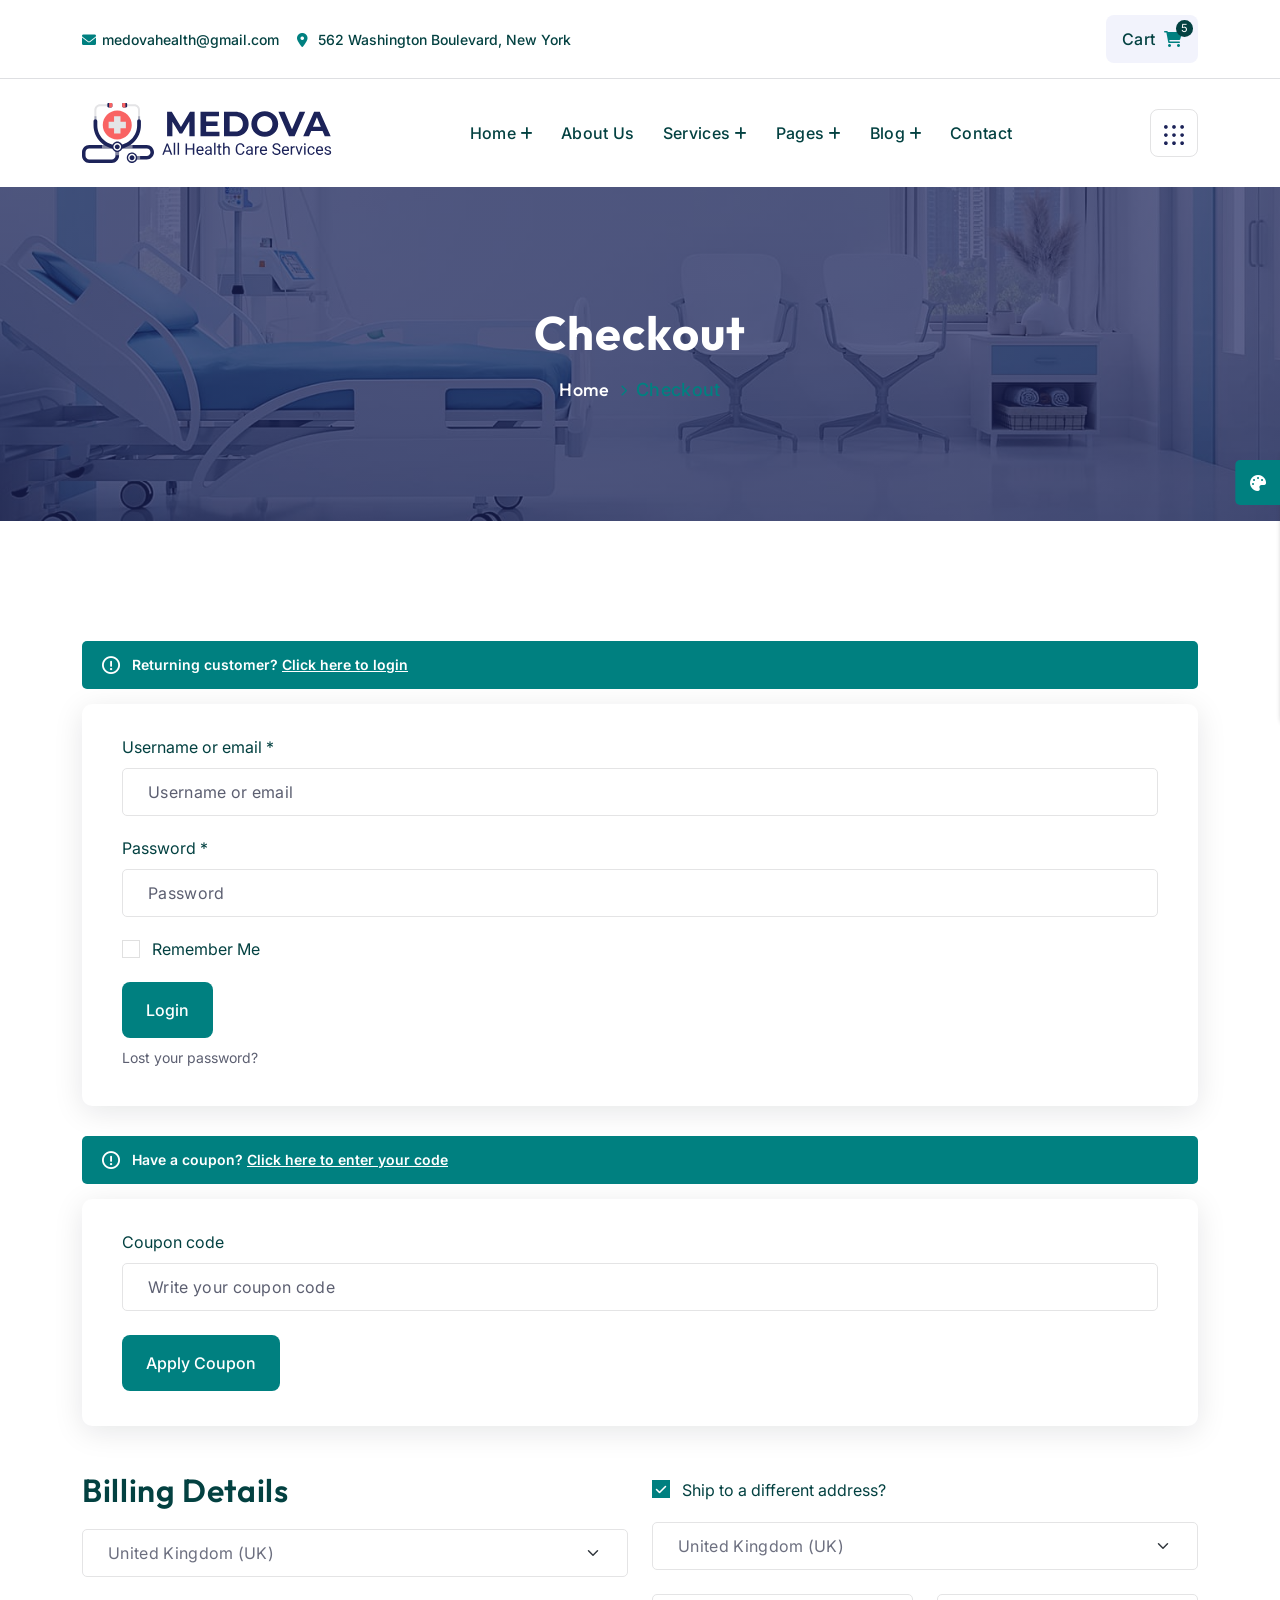
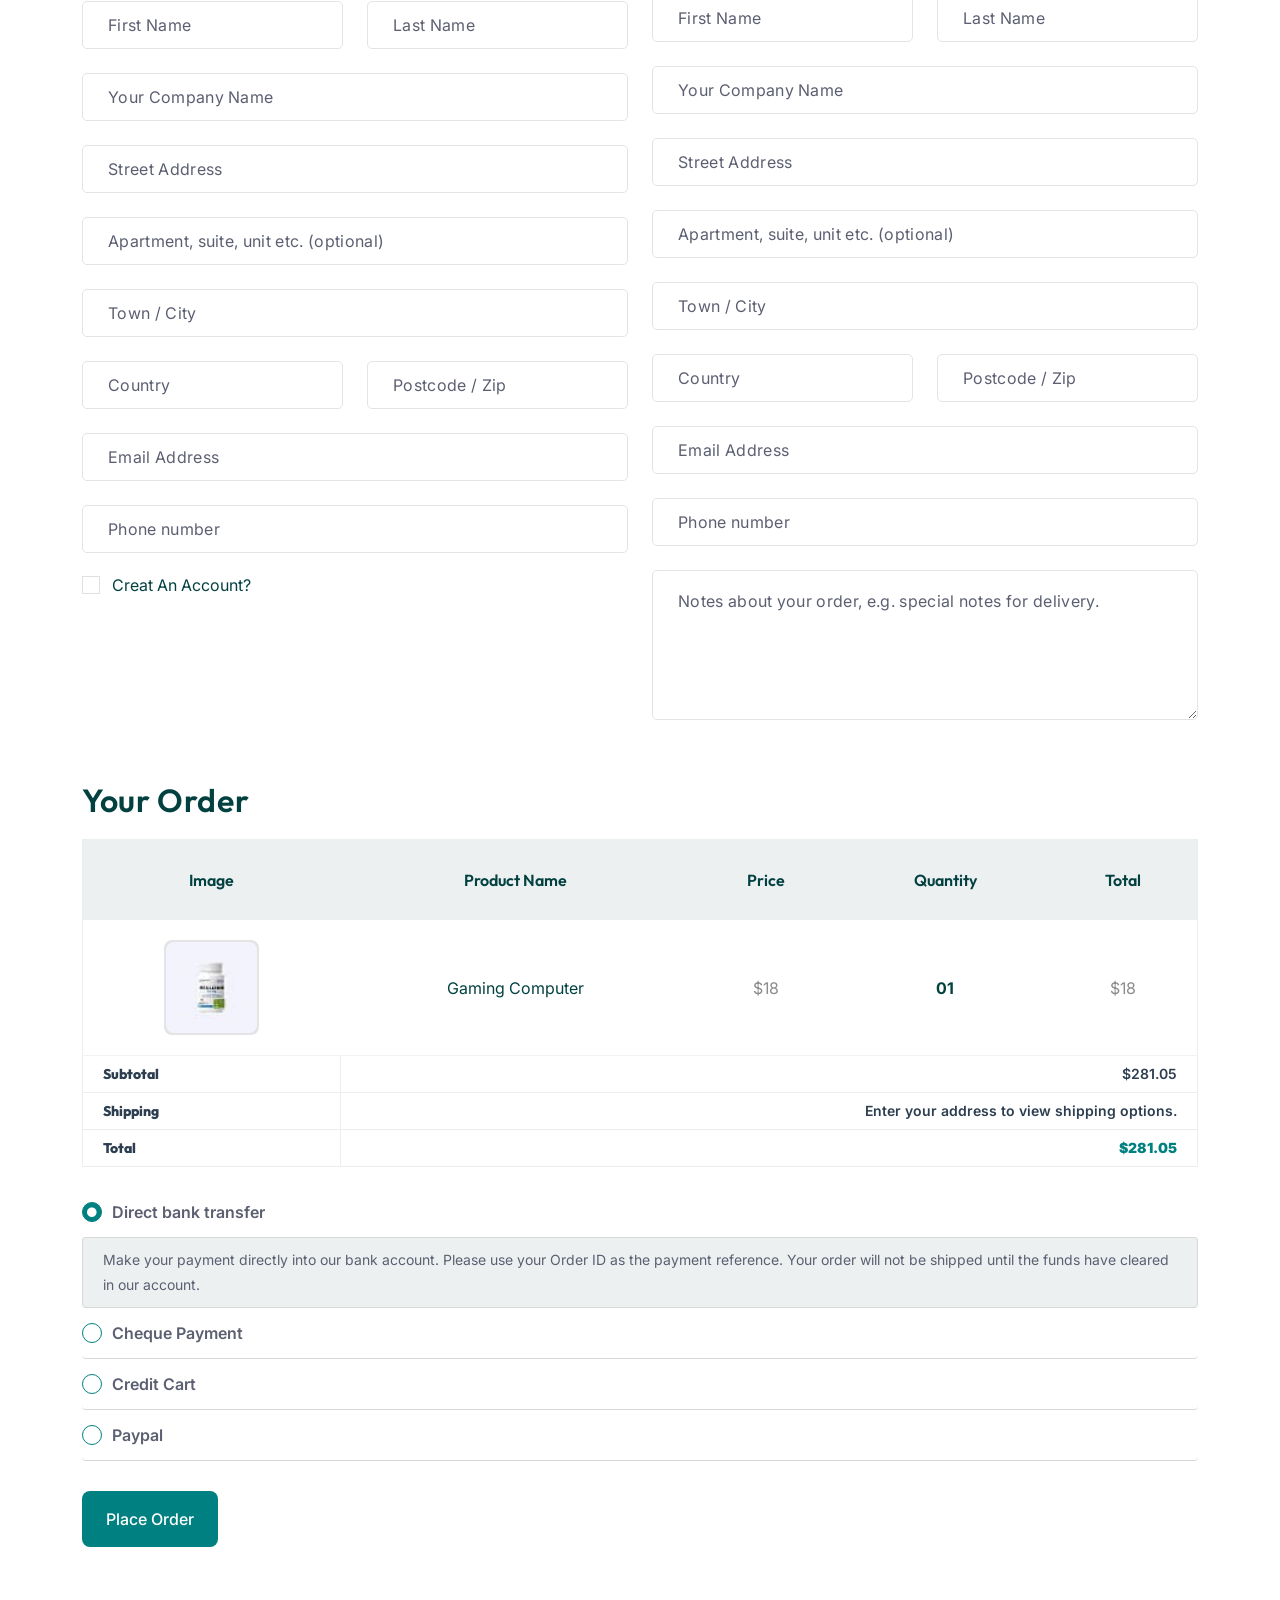
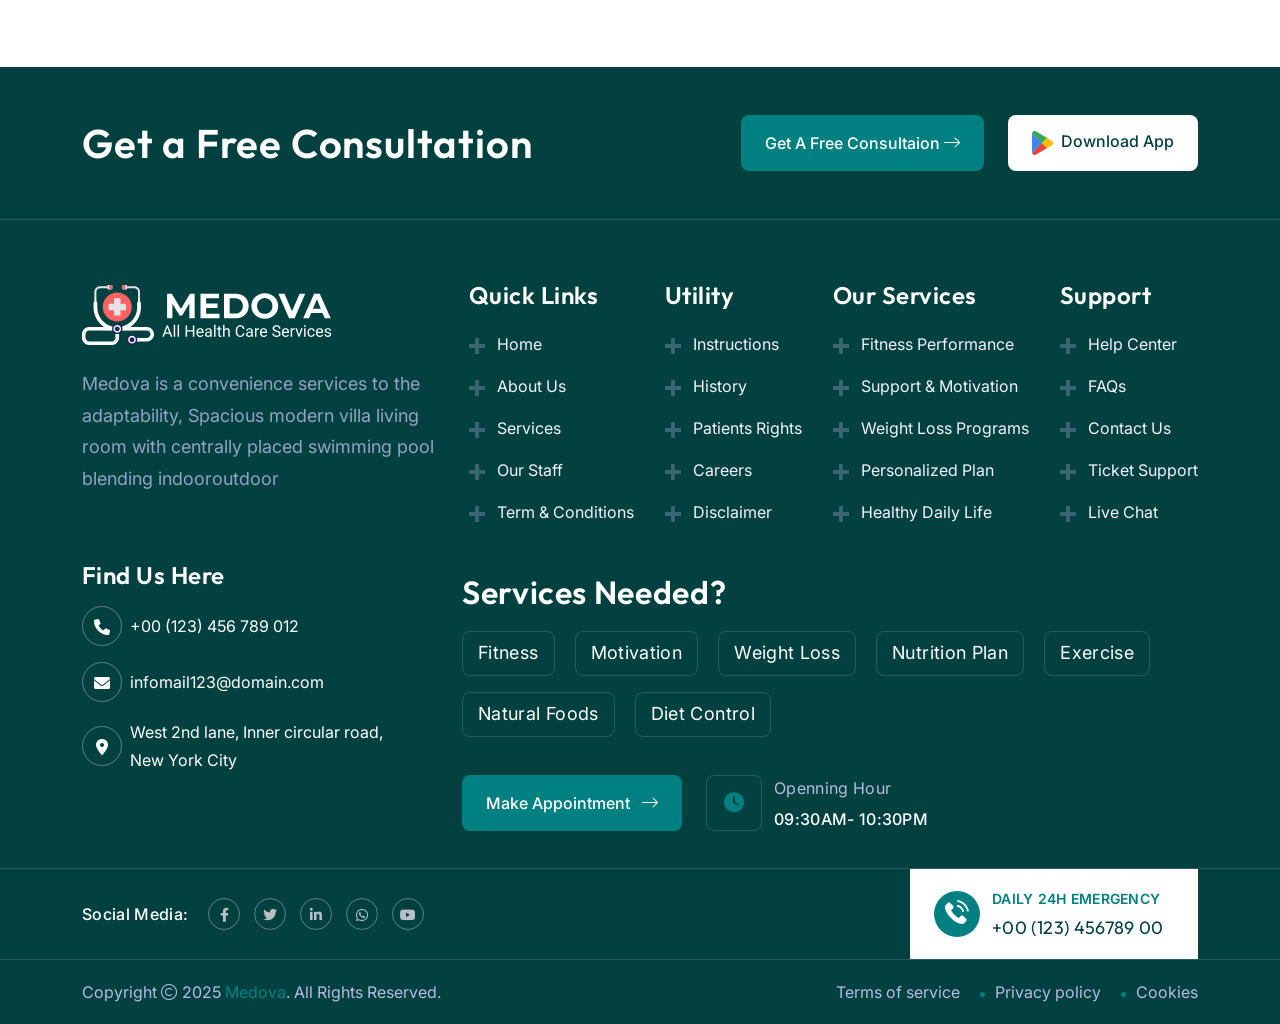
<file: html.themeholy.com/Breem/demo/checkout.html>
<!doctype html><html class="no-js" lang="zxx">
<!-- Mirrored from html.themeholy.com/medova/demo/checkout.html by HTTrack Website Copier/3.x [XR&CO'2014], Mon, 02 Jun 2025 12:04:45 GMT -->
<head><meta charset="utf-8"><meta http-equiv="x-ua-compatible" content="ie=edge"><title>Medova - Health & Medical Template - Checkout</title><meta name="author" content="themeholy"><meta name="description" content="Medova  - Health & Medical Template"><meta name="keywords" content="Medova  - Health & Medical Template"><meta name="robots" content="INDEX,FOLLOW"><meta name="viewport" content="width=device-width,initial-scale=1,shrink-to-fit=no"><link rel="apple-touch-icon" sizes="57x57" href="assets/img/favicons/apple-icon-57x57.png"><link rel="apple-touch-icon" sizes="60x60" href="assets/img/favicons/apple-icon-60x60.png"><link rel="apple-touch-icon" sizes="72x72" href="assets/img/favicons/apple-icon-72x72.png"><link rel="apple-touch-icon" sizes="76x76" href="assets/img/favicons/apple-icon-76x76.png"><link rel="apple-touch-icon" sizes="114x114" href="assets/img/favicons/apple-icon-114x114.png"><link rel="apple-touch-icon" sizes="120x120" href="assets/img/favicons/apple-icon-120x120.png"><link rel="apple-touch-icon" sizes="144x144" href="assets/img/favicons/apple-icon-144x144.png"><link rel="apple-touch-icon" sizes="152x152" href="assets/img/favicons/apple-icon-152x152.png"><link rel="apple-touch-icon" sizes="180x180" href="assets/img/favicons/apple-icon-180x180.png"><link rel="icon" type="image/png" sizes="192x192" href="assets/img/favicons/android-icon-192x192.png"><link rel="icon" type="image/png" sizes="32x32" href="assets/img/favicons/favicon-32x32.png"><link rel="icon" type="image/png" sizes="96x96" href="assets/img/favicons/favicon-96x96.png"><link rel="icon" type="image/png" sizes="16x16" href="assets/img/favicons/favicon-16x16.png"><link rel="manifest" href="assets/img/favicons/manifest.json"><meta name="msapplication-TileColor" content="#ffffff"><meta name="msapplication-TileImage" content="assets/img/favicons/ms-icon-144x144.png"><meta name="theme-color" content="#ffffff"><link rel="preconnect" href="https://fonts.googleapis.com/"><link rel="preconnect" href="https://fonts.gstatic.com/" crossorigin><link href="https://fonts.googleapis.com/css2?family=Inter:ital,opsz,wght@0,14..32,100..900;1,14..32,100..900&amp;family=Outfit:wght@100..900&amp;family=Saira:ital,wght@0,100..900;1,100..900&amp;display=swap" rel="stylesheet"><link rel="stylesheet" href="assets/css/bootstrap.min.css"><link rel="stylesheet" href="assets/css/fontawesome.min.css"><link rel="stylesheet" href="assets/css/magnific-popup.min.css"><link rel="stylesheet" href="assets/css/swiper-bundle.min.css"><link rel="stylesheet" href="assets/css/style.css"></head><body class="body-shape"><div class="color-scheme-wrap active"><button class="switchIcon"><i class="fa-solid fa-palette"></i></button><h4 class="color-scheme-wrap-title"><i class="far fa-palette me-2"></i>Style Swicher</h4><div class="color-switch-btns"><button data-color="#3E66F3"><i class="fa-solid fa-droplet"></i></button> <button data-color="#684DF4"><i class="fa-solid fa-droplet"></i></button> <button data-color="#008080"><i class="fa-solid fa-droplet"></i></button> <button data-color="#323F7C"><i class="fa-solid fa-droplet"></i></button> <button data-color="#FC3737"><i class="fa-solid fa-droplet"></i></button> <button data-color="#8a2be2"><i class="fa-solid fa-droplet"></i></button></div><a href="https://themeforest.net/user/themeholy" class="th-btn text-center w-100"><i class="fa fa-shopping-cart me-2"></i> Purchase</a></div><div class="preloader"><button class="th-btn preloaderCls">Cancel Preloader</button><div class="preloader-inner"><img src="assets/img/logo.svg" alt="img"><div class="heart-rate"><img src="assets/img/shape/preloader.svg" alt=""><div class="fade-in"></div><div class="fade-out"></div></div></div></div><div class="sidemenu-wrapper shopping-cart"><div class="sidemenu-content"><button class="closeButton sideMenuCls"><i class="far fa-times"></i></button><div class="widget woocommerce widget_shopping_cart"><h3 class="widget_title">Shopping cart</h3><div class="widget_shopping_cart_content"><ul class="woocommerce-mini-cart cart_list product_list_widget"><li class="woocommerce-mini-cart-item mini_cart_item"><a href="#" class="remove remove_from_cart_button"><i class="far fa-times"></i></a> <a href="#"><img src="assets/img/product/product_thumb_1_1.jpg" alt="Cart Image">Puregen Labs Meclizine</a> <span class="quantity">1 × <span class="woocommerce-Price-amount amount"><span class="woocommerce-Price-currencySymbol">$</span>$55.00</span></span></li><li class="woocommerce-mini-cart-item mini_cart_item"><a href="#" class="remove remove_from_cart_button"><i class="far fa-times"></i></a> <a href="#"><img src="assets/img/product/product_thumb_1_2.jpg" alt="Cart Image">Pranarom Pure Essential Oil</a> <span class="quantity">1 × <span class="woocommerce-Price-amount amount"><span class="woocommerce-Price-currencySymbol">$</span>$15.00</span></span></li><li class="woocommerce-mini-cart-item mini_cart_item"><a href="#" class="remove remove_from_cart_button"><i class="far fa-times"></i></a> <a href="#"><img src="assets/img/product/product_thumb_1_3.jpg" alt="Cart Image">Pediatric Stethoscope</a> <span class="quantity">1 × <span class="woocommerce-Price-amount amount"><span class="woocommerce-Price-currencySymbol">$</span>$30.00</span></span></li><li class="woocommerce-mini-cart-item mini_cart_item"><a href="#" class="remove remove_from_cart_button"><i class="far fa-times"></i></a> <a href="#"><img src="assets/img/product/product_thumb_1_4.jpg" alt="Cart Image">Puregen Labs Allergy Relief</a> <span class="quantity">1 × <span class="woocommerce-Price-amount amount"><span class="woocommerce-Price-currencySymbol">$</span>$55.00</span></span></li><li class="woocommerce-mini-cart-item mini_cart_item"><a href="#" class="remove remove_from_cart_button"><i class="far fa-times"></i></a> <a href="#"><img src="assets/img/product/product_thumb_1_5.jpg" alt="Cart Image">Digital Thermometer</a> <span class="quantity">1 × <span class="woocommerce-Price-amount amount"><span class="woocommerce-Price-currencySymbol">$</span>$15.99</span></span></li></ul><p class="woocommerce-mini-cart__total total"><strong>Subtotal:</strong> <span class="woocommerce-Price-amount amount"><span class="woocommerce-Price-currencySymbol">$</span>170.99</span></p><p class="woocommerce-mini-cart__buttons buttons btn-wrap"><a href="cart.html" class="th-btn wc-forward">View cart</a> <a href="checkout.html" class="th-btn checkout wc-forward">Checkout</a></p></div></div></div></div><div class="sidemenu-wrapper"><div class="sidemenu-content"><button class="closeButton sideMenuCls"><i class="far fa-times"></i></button><div class="widget footer-widget mb-0"><div class="th-widget-about"><div class="about-logo"><a href="index.html"><img src="assets/img/logo.svg" alt="Medova "></a></div><p class="about-text">Medova is a convenience services to the adaptability, Spacious modern villa living room with centrally placed swimming pool blending indooroutdoor</p></div></div><div class="widget footer-widget"><h3 class="widget_title">Recent Posts</h3><div class="recent-post-wrap"><div class="recent-post"><div class="media-img"><a href="blog-details.html"><img src="assets/img/blog/recent-post-1-1.jpg" alt="Blog Image"></a></div><div class="media-body"><div class="recent-post-meta"><a href="blog.html"><i class="fa-sharp fa-solid fa-calendar-days"></i>April 02, 2025</a></div><h4 class="post-title"><a class="text-inherit" href="blog-details.html">Cometes contabesco audacia aeneus tui canonicus</a></h4></div></div><div class="recent-post"><div class="media-img"><a href="blog-details.html"><img src="assets/img/blog/recent-post-1-2.jpg" alt="Blog Image"></a></div><div class="media-body"><div class="recent-post-meta"><a href="blog.html"><i class="fa-sharp fa-solid fa-calendar-days"></i>April 25, 2025</a></div><h4 class="post-title"><a class="text-inherit" href="blog-details.html">Cometes contabesco audacia aeneus tui canonicus</a></h4></div></div><div class="recent-post"><div class="media-img"><a href="blog-details.html"><img src="assets/img/blog/recent-post-1-3.jpg" alt="Blog Image"></a></div><div class="media-body"><div class="recent-post-meta"><a href="blog.html"><i class="fa-sharp fa-solid fa-calendar-days"></i>26 April, 2025</a></div><h4 class="post-title"><a class="text-inherit" href="blog-details.html">Cometes contabesco audacia aeneus tui canonicus</a></h4></div></div><div class="recent-post"><div class="media-img"><a href="blog-details.html"><img src="assets/img/blog/recent-post-1-4.jpg" alt="Blog Image"></a></div><div class="media-body"><div class="recent-post-meta"><a href="blog.html"><i class="fa-sharp fa-solid fa-calendar-days"></i>27 April, 2025</a></div><h4 class="post-title"><a class="text-inherit" href="blog-details.html">Cometes contabesco audacia aeneus tui canonicus</a></h4></div></div></div></div><div class="widget footer-widget"><h3 class="widget_title">Social Media:</h3><div class="th-social"><a href="https://facebook.com/"><i class="fab fa-facebook-f"></i></a> <a href="https://twitter.com/"><i class="fab fa-twitter"></i></a> <a href="https://pinterest.com/"><i class="fab fa-pinterest-p"></i></a> <a href="https://linkedin.com/"><i class="fab fa-linkedin-in"></i></a> <a href="https://linkedin.com/"><i class="fab fa-instagram"></i></a></div></div></div></div><div class="popup-search-box d-none d-lg-block"><button class="searchClose"><i class="fal fa-times"></i></button><form action="#"><input type="text" placeholder="What are you looking for?"> <button type="submit"><i class="fal fa-search"></i></button></form></div><div class="th-menu-wrapper"><div class="th-menu-area text-center"><button class="th-menu-toggle"><i class="fal fa-times"></i></button><div class="mobile-logo"><a href="home-medical-clinic.html"><img src="assets/img/logo.svg" alt="Medova "></a></div><div class="th-mobile-menu"><ul><li class="menu-item-has-children"><a href="home-medical-clinic.html">Home</a><ul class="sub-menu"><li><a href="home-medical-clinic.html">Home Medical Clinic</a></li><li><a href="home-dental-care.html">Home Dental Care</a></li><li><a href="home-pediatric.html">Home Pediatric</a></li></ul></li><li><a href="about.html">About Us</a></li><li class="menu-item-has-children"><a href="#">Services</a><ul class="sub-menu"><li><a href="service.html">Services</a></li><li><a href="service-details.html">Service Details</a></li></ul></li><li class="menu-item-has-children"><a href="#">Pages</a><ul class="sub-menu"><li class="menu-item-has-children"><a href="#">Shop</a><ul class="sub-menu"><li><a href="shop.html">Shop</a></li><li><a href="shop-details.html">Shop Details</a></li><li><a href="cart.html">Cart Page</a></li><li><a href="checkout.html">Checkout</a></li><li><a href="wishlist.html">Wishlist</a></li></ul></li><li><a href="doctor.html">Doctors</a></li><li><a href="doctor-details.html">Doctors Details</a></li><li><a href="case-studies.html">Case Studies</a></li><li><a href="case-studies-details.html">Case Studies Details</a></li><li><a href="appointment.html">Appointment</a></li><li><a href="pricing.html">Price Table</a></li><li><a href="error.html">Error Page</a></li></ul></li><li class="menu-item-has-children"><a href="#">Blog</a><ul class="sub-menu"><li><a href="#">Blog Layout</a><ul class="sub-menu"><li><a href="blog.html">Blog</a></li><li><a href="blog-grid.html">Blog Grid</a></li><li><a href="blog-grid-sidebar.html">Blog Grid With Sidebar</a></li><li><a href="blog-list.html">Blog List</a></li></ul></li><li><a href="blog-details.html">Blog Details</a></li></ul></li></ul></div></div></div><header class="th-header header-layout2"><div class="header-top"><div class="container"><div class="row gy-2 justify-content-center justify-content-lg-between align-items-center"><div class="col-auto"><div class="header-links"><ul><li><i class="fa-solid fa-envelope"></i><a href="mailto:medovahealth@gmail.com">medovahealth@gmail.com</a></li><li class="d-none d-md-inline-block"><i class="fa-solid fa-location-dot"></i> <span>562 Washington Boulevard, New York</span></li></ul></div></div><div class="col-auto"><div class="header-button"><a href="contact.html" class="th-btn"><img src="assets/img/icon/alarm.svg" alt="">24 Hour Emergency Aid</a><form class="search-form"><input type="text" placeholder="Search..."> <button type="submit"><i class="fa-light fa-magnifying-glass"></i></button></form><a href="#" class="cart-btn sideMenuToggler2">Cart <i class="fa-solid fa-cart-shopping"></i> <span class="badge">5</span></a></div></div></div></div></div><div class="sticky-wrapper"><div class="container"><div class="menu-area"><div class="row align-items-center justify-content-between"><div class="col-auto"><div class="header-logo"><a href="home-medical-clinic.html"><img src="assets/img/logo.svg" alt="Medova "></a></div></div><div class="col-auto"><nav class="main-menu style2 d-none d-lg-inline-block"><ul><li class="menu-item-has-children"><a href="home-medical-clinic.html">Home</a><ul class="mega-menu mega-menu-content allow-natural-scroll"><li><div class="container"><div class="row gy-4"><div class="col-lg-4"><div class="mega-menu-box"><div class="mega-menu-img"><img src="assets/img/pages/home-medical-clinic.jpg" alt="Home One"><div class="btn-wrap"><a href="home-medical-clinic.html" class="th-btn">Multipage</a> <a href="home-medical-clinic-op.html" class="th-btn">Onepage</a></div></div><h3 class="mega-menu-title"><a href="home-medical-clinic.html">Home Medical Clinic</a></h3></div></div><div class="col-lg-4"><div class="mega-menu-box"><div class="mega-menu-img"><img src="assets/img/pages/home-dental-care.jpg" alt="Home Two"><div class="btn-wrap"><a href="home-dental-care.html" class="th-btn">Multipage</a> <a href="home-dental-care-op.html" class="th-btn">Onepage</a></div></div><h3 class="mega-menu-title"><a href="home-dental-care.html">Home Dental Care</a></h3></div></div><div class="col-lg-4"><div class="mega-menu-box"><div class="mega-menu-img"><img src="assets/img/pages/home-pediatric.jpg" alt="Home Three"><div class="btn-wrap"><a href="home-pediatric.html" class="th-btn">Multipage</a> <a href="home-pediatric-op.html" class="th-btn">Onepage</a></div></div><h3 class="mega-menu-title"><a href="home-pediatric.html">Home Pediatric</a></h3></div></div></div></div></li></ul></li><li><a href="about.html">About Us</a></li><li class="menu-item-has-children"><a href="#">Services</a><ul class="sub-menu"><li><a href="service.html">Services</a></li><li><a href="service-details.html">Service Details</a></li></ul></li><li class="menu-item-has-children"><a href="#">Pages</a><ul class="sub-menu"><li class="menu-item-has-children"><a href="#">Shop</a><ul class="sub-menu"><li><a href="shop.html">Shop</a></li><li><a href="shop-details.html">Shop Details</a></li><li><a href="cart.html">Cart Page</a></li><li><a href="checkout.html">Checkout</a></li><li><a href="wishlist.html">Wishlist</a></li></ul></li><li><a href="doctor.html">Doctors</a></li><li><a href="doctor-details.html">Doctors Details</a></li><li><a href="case-studies.html">Case Studies</a></li><li><a href="case-studies-details.html">Case Studies Details</a></li><li><a href="appointment.html">Appointment</a></li><li><a href="pricing.html">Price Table</a></li><li><a href="error.html">Error Page</a></li></ul></li><li class="menu-item-has-children"><a href="#">Blog</a><ul class="sub-menu"><li><a href="#">Blog Layout</a><ul class="sub-menu"><li><a href="blog.html">Blog</a></li><li><a href="blog-grid.html">Blog Grid</a></li><li><a href="blog-grid-sidebar.html">Blog Grid With Sidebar</a></li><li><a href="blog-list.html">Blog List</a></li></ul></li><li><a href="blog-details.html">Blog Details</a></li></ul></li><li><a href="contact.html">Contact</a></li></ul></nav><div class="header-button"><button type="button" class="th-menu-toggle d-inline-block d-lg-none"><i class="far fa-bars"></i></button></div></div><div class="col-auto d-none d-xl-block"><div class="header-button"><a href="contact.html" class="th-btn style2">Make Appointment <i class="fa-solid fa-calendar-days ms-2"></i></a> <a href="#" class="icon-btn sideMenuToggler d-none d-lg-block"><img src="assets/img/icon/grid.svg" alt=""></a></div></div></div></div></div></div></header><div class="breadcumb-wrapper" data-bg-src="assets/img/bg/breadcumb-bg.jpg"><div class="container"><div class="breadcumb-content"><h1 class="breadcumb-title">Checkout</h1><ul class="breadcumb-menu"><li><a href="home-medical-clinic.html">Home</a></li><li>Checkout</li></ul></div></div></div><div class="th-checkout-wrapper space-top space-extra-bottom"><div class="container"><div class="woocommerce-form-login-toggle"><div class="woocommerce-info">Returning customer? <a href="#" class="showlogin">Click here to login</a></div></div><div class="row"><div class="col-12"><form action="#" class="woocommerce-form-login"><div class="form-group"><label>Username or email *</label> <input type="text" class="form-control" placeholder="Username or email"></div><div class="form-group"><label>Password *</label> <input type="text" class="form-control" placeholder="Password"></div><div class="form-group"><div class="custom-checkbox"><input type="checkbox" id="remembermylogin"> <label for="remembermylogin">Remember Me</label></div></div><div class="form-group"><button type="submit" class="th-btn">Login</button><p class="fs-xs mt-2 mb-0"><a class="text-reset" href="#">Lost your password?</a></p></div></form></div></div><div class="woocommerce-form-coupon-toggle"><div class="woocommerce-info">Have a coupon? <a href="#" class="showcoupon">Click here to enter your code</a></div></div><div class="row"><div class="col-12"><form action="#" class="woocommerce-form-coupon"><div class="form-group"><label>Coupon code</label> <input type="text" class="form-control" placeholder="Write your coupon code"></div><div class="form-group"><button type="submit" class="th-btn">Apply coupon</button></div></form></div></div><form action="#" class="woocommerce-checkout mt-40"><div class="row"><div class="col-lg-6"><h2 class="h4">Billing Details</h2><div class="row"><div class="col-12 form-group"><select class="form-select"><option>United Kingdom (UK)</option><option>United State (US)</option><option>Equatorial Guinea (GQ)</option><option>Australia (AU)</option><option>Germany (DE)</option></select></div><div class="col-md-6 form-group"><input type="text" class="form-control" placeholder="First Name"></div><div class="col-md-6 form-group"><input type="text" class="form-control" placeholder="Last Name"></div><div class="col-12 form-group"><input type="text" class="form-control" placeholder="Your Company Name"></div><div class="col-12 form-group"><input type="text" class="form-control" placeholder="Street Address"> <input type="text" class="form-control" placeholder="Apartment, suite, unit etc. (optional)"></div><div class="col-12 form-group"><input type="text" class="form-control" placeholder="Town / City"></div><div class="col-md-6 form-group"><input type="text" class="form-control" placeholder="Country"></div><div class="col-md-6 form-group"><input type="text" class="form-control" placeholder="Postcode / Zip"></div><div class="col-12 form-group"><input type="text" class="form-control" placeholder="Email Address"> <input type="text" class="form-control" placeholder="Phone number"></div><div class="col-12 form-group"><input type="checkbox" id="accountNewCreate"> <label for="accountNewCreate">Creat An Account?</label></div></div></div><div class="col-lg-6"><p id="ship-to-different-address"><input id="ship-to-different-address-checkbox" type="checkbox" name="ship_to_different_address" value="1" checked="checked"> <label for="ship-to-different-address-checkbox">Ship to a different address? <span class="checkmark"></span></label></p><div class="shipping_address"><div class="row"><div class="col-12 form-group"><select class="form-select"><option>United Kingdom (UK)</option><option>United State (US)</option><option>Equatorial Guinea (GQ)</option><option>Australia (AU)</option><option>Germany (DE)</option></select></div><div class="col-md-6 form-group"><input type="text" class="form-control" placeholder="First Name"></div><div class="col-md-6 form-group"><input type="text" class="form-control" placeholder="Last Name"></div><div class="col-12 form-group"><input type="text" class="form-control" placeholder="Your Company Name"></div><div class="col-12 form-group"><input type="text" class="form-control" placeholder="Street Address"> <input type="text" class="form-control" placeholder="Apartment, suite, unit etc. (optional)"></div><div class="col-12 form-group"><input type="text" class="form-control" placeholder="Town / City"></div><div class="col-md-6 form-group"><input type="text" class="form-control" placeholder="Country"></div><div class="col-md-6 form-group"><input type="text" class="form-control" placeholder="Postcode / Zip"></div><div class="col-12 form-group"><input type="text" class="form-control" placeholder="Email Address"> <input type="text" class="form-control" placeholder="Phone number"></div></div></div><div class="col-12 form-group"><textarea cols="20" rows="5" class="form-control" placeholder="Notes about your order, e.g. special notes for delivery."></textarea></div></div></div></form><h4 class="mt-4 pt-lg-2">Your Order</h4><form action="#" class="woocommerce-cart-form"><table class="cart_table mb-20"><thead><tr><th class="cart-col-image">Image</th><th class="cart-col-productname">Product Name</th><th class="cart-col-price">Price</th><th class="cart-col-quantity">Quantity</th><th class="cart-col-total">Total</th></tr></thead><tbody><tr class="cart_item"><td data-title="Product"><a class="cart-productimage" href="shop-details.html"><img width="91" height="91" src="assets/img/product/product_thumb_1_1.jpg" alt="Image"></a></td><td data-title="Name"><a class="cart-productname" href="shop-details.html">Gaming Computer</a></td><td data-title="Price"><span class="amount"><bdi><span>$</span>18</bdi></span></td><td data-title="Quantity"><strong class="product-quantity">01</strong></td><td data-title="Total"><span class="amount"><bdi><span>$</span>18</bdi></span></td></tr></tbody><tfoot class="checkout-ordertable"><tr class="cart-subtotal"><th>Subtotal</th><td data-title="Subtotal" colspan="4"><span class="woocommerce-Price-amount amount"><bdi><span class="woocommerce-Price-currencySymbol">$</span>281.05</bdi></span></td></tr><tr class="woocommerce-shipping-totals shipping"><th>Shipping</th><td data-title="Shipping" colspan="4">Enter your address to view shipping options.</td></tr><tr class="order-total"><th>Total</th><td data-title="Total" colspan="4"><strong><span class="woocommerce-Price-amount amount"><bdi><span class="woocommerce-Price-currencySymbol">$</span>281.05</bdi></span></strong></td></tr></tfoot></table></form><div class="mt-lg-3 mb-30"><div class="woocommerce-checkout-payment"><ul class="wc_payment_methods payment_methods methods"><li class="wc_payment_method payment_method_bacs"><input id="payment_method_bacs" type="radio" class="input-radio" name="payment_method" value="bacs" checked="checked"> <label for="payment_method_bacs">Direct bank transfer</label><div class="payment_box payment_method_bacs"><p>Make your payment directly into our bank account. Please use your Order ID as the payment reference. Your order will not be shipped until the funds have cleared in our account.</p></div></li><li class="wc_payment_method payment_method_cheque"><input id="payment_method_cheque" type="radio" class="input-radio" name="payment_method" value="cheque"> <label for="payment_method_cheque">Cheque Payment</label><div class="payment_box payment_method_cheque"><p>Please send a check to Store Name, Store Street, Store Town, Store State / County, Store Postcode.</p></div></li><li class="wc_payment_method payment_method_cod"><input id="payment_method_cod" type="radio" class="input-radio" name="payment_method"> <label for="payment_method_cod">Credit Cart</label><div class="payment_box payment_method_cod"><p>Pay with cash upon delivery.</p></div></li><li class="wc_payment_method payment_method_paypal"><input id="payment_method_paypal" type="radio" class="input-radio" name="payment_method" value="paypal"> <label for="payment_method_paypal">Paypal</label><div class="payment_box payment_method_paypal"><p>Pay via PayPal; you can pay with your credit card if you don’t have a PayPal account.</p></div></li></ul><div class="form-row place-order"><button type="submit" class="th-btn">Place order</button></div></div></div></div></div><footer class="footer-wrapper footer-layout2"><div class="footer-top"><div class="container"><div class="row gy-4 justify-content-between align-items-center"><div class="col-lg-5"><div class="title-area mb-0 text-center text-lg-start"><h2 class="sec-title text-white m-0">Get a Free Consultation</h2></div></div><div class="col-lg-7"><div class="footer-top-btn"><div class="btn-group justify-content-center justify-content-lg-end"><a href="contact.html" class="th-btn style1">Get a Free Consultaion <i class="fa-light fa-arrow-right-long"></i></a> <a href="contact.html" class="th-btn style3"><img src="assets/img/icon/Playstore.svg" alt="">Download App</a></div></div></div></div></div></div><div class="widget-area"><div class="container"><div class="row justify-content-between"><div class="col-md-6 col-xxl-3 col-xl-4"><div class="widget footer-widget"><div class="th-widget-about"><div class="about-logo"><a class="icon-masking" href="index.html"><img src="assets/img/logo-white.svg" alt="Medova "></a></div><p class="about-text">Medova is a convenience services to the adaptability, Spacious modern villa living room with centrally placed swimming pool blending indooroutdoor</p></div></div></div><div class="col-md-6 col-xl-auto"><div class="widget widget_nav_menu footer-widget"><h3 class="widget_title">Quick Links</h3><div class="menu-all-pages-container"><ul class="menu"><li><a href="index.html">Home</a></li><li><a href="about.html">About Us</a></li><li><a href="Services.html">Services</a></li><li><a href="contact.html">Our Staff</a></li><li><a href="contact.html">Term & Conditions</a></li></ul></div></div></div><div class="col-md-6 col-xl-auto"><div class="widget widget_nav_menu footer-widget"><h3 class="widget_title">Utility</h3><div class="menu-all-pages-container"><ul class="menu"><li><a href="contact.html">Instructions</a></li><li><a href="contact.html">History</a></li><li><a href="contact.html">Patients Rights</a></li><li><a href="contact.html">Careers</a></li><li><a href="contact.html">Disclaimer</a></li></ul></div></div></div><div class="col-md-6 col-xl-auto"><div class="widget widget_nav_menu footer-widget"><h3 class="widget_title">Our Services</h3><div class="menu-all-pages-container"><ul class="menu"><li><a href="service-details.html">Fitness Performance</a></li><li><a href="service-details.html">Support & Motivation</a></li><li><a href="service-details.html">Weight Loss Programs</a></li><li><a href="service-details.html">Personalized Plan</a></li><li><a href="service-details.html">Healthy Daily Life</a></li></ul></div></div></div><div class="col-md-6 col-xl-auto"><div class="widget widget_nav_menu footer-widget"><h3 class="widget_title">Support</h3><div class="menu-all-pages-container"><ul class="menu"><li><a href="contact.html">Help Center</a></li><li><a href="faq.html">FAQs</a></li><li><a href="contact.html">Contact Us</a></li><li><a href="contact.html">Ticket Support</a></li><li><a href="contact.html">Live Chat</a></li></ul></div></div></div></div></div><div class="container"><div class="row"><div class="col-xl-4"><div class="footer-widget-about"><h3 class="box-title text-white">Find Us Here</h3><div class="th-widget-about"><p class="footer-info"><i class="fa-sharp fa-solid fa-phone"></i> <span><a class="text-inherit" href="tel:+00123456789012">+00 (123) 456 789 012</a></span></p><p class="footer-info"><i class="fa-sharp fa-solid fa-envelope"></i><span> <a class="text-inherit" href="mailto:infomail123@domain.com">infomail123@domain.com</a></span></p><p class="footer-info"><i class="fas fa-map-marker-alt"></i>West 2nd lane, Inner circular road, New York City</p></div></div></div><div class="col-xl-8"><div class="footer-tags"><div class="h4 text-white">Services Needed?</div><div class="tagcloud"><a href="service-details.html">Fitness</a> <a href="service-details.html">Motivation</a> <a href="service-details.html">Weight Loss</a> <a href="service-details.html">Nutrition Plan</a> <a href="service-details.html">Exercise</a> <a href="service-details.html">Natural Foods</a> <a href="service-details.html">Diet Control</a></div><div class="btn-group"><a href="contact.html" class="th-btn style1">Make Appointment <i class="fa-light fa-arrow-right-long ms-2"></i></a><div class="opening-hour"><div class="icon"><i class="fa-solid fa-clock"></i></div><div class="media-body"><span class="label">Openning Hour</span> <span class="time">09:30AM- 10:30PM</span></div></div></div></div></div></div></div></div><div class="container"><div class="row gy-2 justify-content-center justify-content-md-between align-items-center"><div class="col-md-7 col-lg-5 text-center text-md-start"><div class="social-links"><span class="title">Social Media:</span> <a href="https://www.facebook.com/"><i class="fab fa-facebook-f"></i></a> <a href="https://www.twitter.com/"><i class="fab fa-twitter"></i></a> <a href="https://www.linkedin.com/"><i class="fab fa-linkedin-in"></i></a> <a href="https://www.whatsapp.com/"><i class="fab fa-whatsapp"></i></a> <a href="https://www.youtube.com/"><i class="fab fa-youtube"></i></a></div></div><div class="col-md-5 col-lg-7"><div class="call-info"><div class="call-info_icon"><a href="tel:0012345678900"><img src="assets/img/icon/call.svg" alt=""></a></div><div class="media-body"><span class="call-info_label">DAILY 24H EMERGENCY</span><p class="call-info_link"><a href="tel:+0012345678900">+00 (123) 456789 00</a></p></div></div></div></div></div><div class="copyright-wrap"><div class="container"><div class="row gy-2 align-items-center"><div class="col-lg-5"><p class="copyright-text">Copyright <i class="fal fa-copyright"></i> 2025 <a href="https://themeforest.net/user/themeholy">Medova</a>. All Rights Reserved.</p></div><div class="col-lg-7 text-center text-lg-end"><div class="footer-links"><ul><li><a href="about.html">Terms of service</a></li><li><a href="about.html">Privacy policy</a></li><li><a href="about.html">Cookies</a></li></ul></div></div></div></div></div></footer><div class="scroll-top"><svg class="progress-circle svg-content" width="100%" height="100%" viewBox="-1 -1 102 102"><path d="M50,1 a49,49 0 0,1 0,98 a49,49 0 0,1 0,-98" style="transition: stroke-dashoffset 10ms linear 0s; stroke-dasharray: 307.919, 307.919; stroke-dashoffset: 307.919;"></path></svg></div><script src="assets/js/vendor/jquery-3.7.1.min.js"></script><script src="assets/js/swiper-bundle.min.js"></script><script src="assets/js/bootstrap.min.js"></script><script src="assets/js/jquery.magnific-popup.min.js"></script><script src="assets/js/jquery.counterup.min.js"></script><script src="assets/js/circle-progress.js"></script><script src="assets/js/jquery-ui.min.js"></script><script src="assets/js/imagesloaded.pkgd.min.js"></script><script src="assets/js/isotope.pkgd.min.js"></script><script src="assets/js/nice-select.min.js"></script><script src="assets/js/wow.min.js"></script><script src="assets/js/threesixty.min.js"></script><script src="assets/js/panolens.min.js"></script><script src="assets/js/gsap.min.js"></script><script src="assets/js/ScrollTrigger.min.js"></script><script src="assets/js/SplitText.js"></script><script src="assets/js/main.js"></script></body>
<!-- Mirrored from html.themeholy.com/medova/demo/checkout.html by HTTrack Website Copier/3.x [XR&CO'2014], Mon, 02 Jun 2025 12:04:45 GMT -->
</html>
</file>
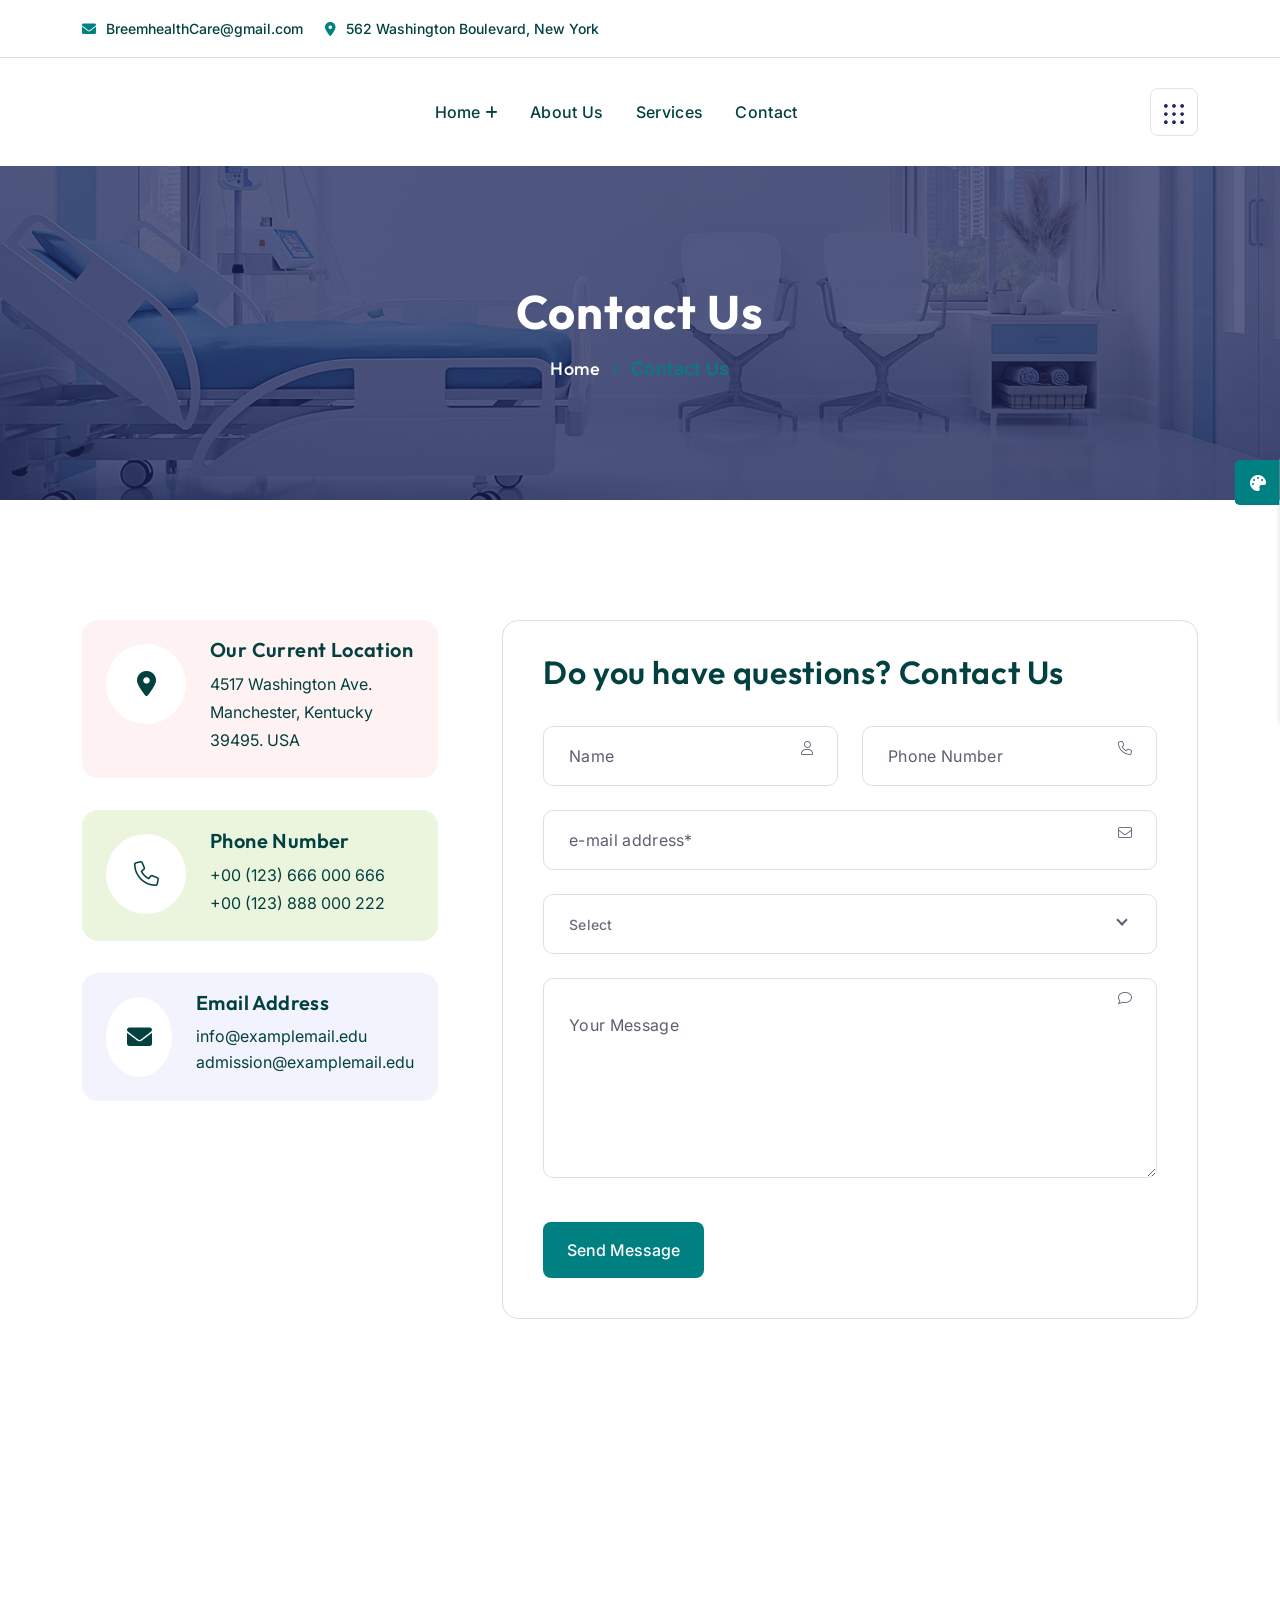
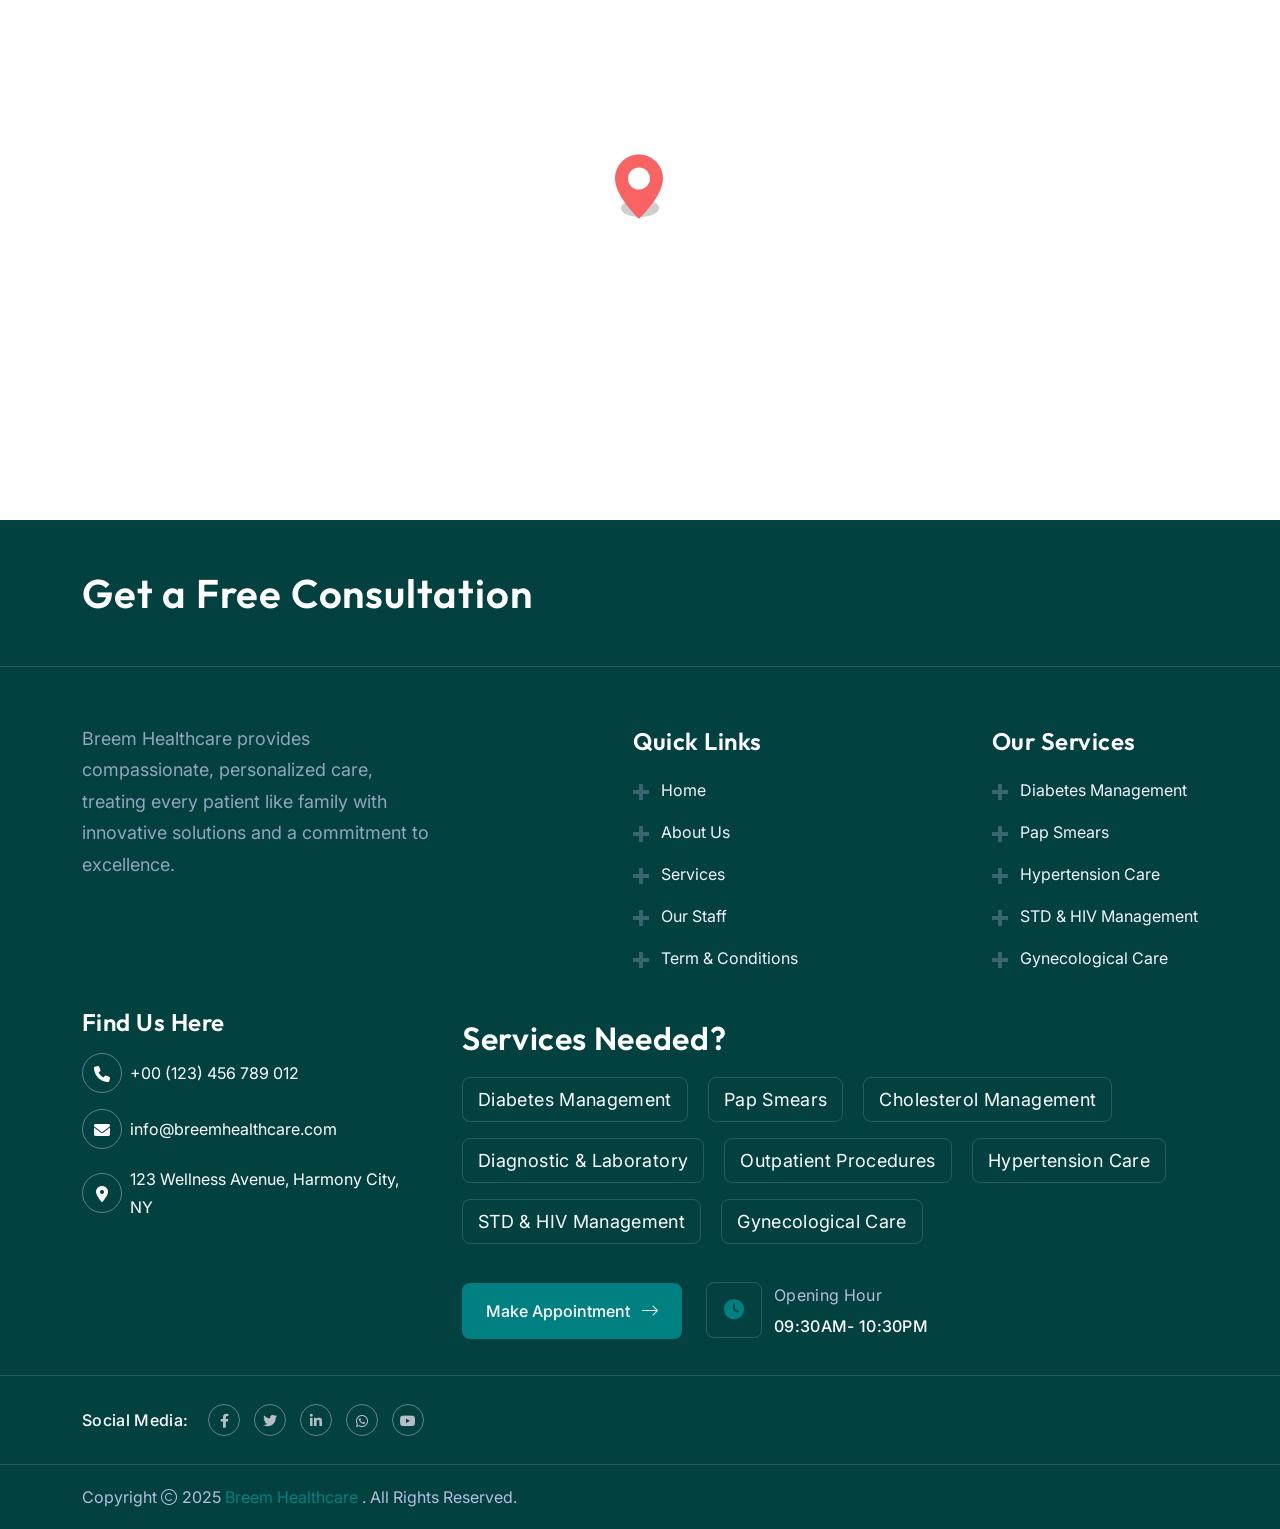
<file: html.themeholy.com/Breem/demo/contact.html>
<!DOCTYPE html>
<html class="no-js" lang="zxx">
    <!-- Mirrored from html.themeholy.com/medova/demo/contact.html by HTTrack Website Copier/3.x [XR&CO'2014], Mon, 02 Jun 2025 12:06:28 GMT -->
    <head>
        <meta charset="utf-8" />
        <meta http-equiv="x-ua-compatible" content="ie=edge" />
        <title>Medova - Health & Medical Template - Contact Us</title>
        <meta name="author" content="themeholy" />
        <meta name="description" content="Medova  - Health & Medical Template" />
        <meta name="keywords" content="Medova  - Health & Medical Template" />
        <meta name="robots" content="INDEX,FOLLOW" />
        <meta name="viewport" content="width=device-width,initial-scale=1,shrink-to-fit=no" />
        <link rel="apple-touch-icon" sizes="57x57" href="assets/img/favicons/apple-icon-57x57.png" />
        <link rel="apple-touch-icon" sizes="60x60" href="assets/img/favicons/apple-icon-60x60.png" />
        <link rel="apple-touch-icon" sizes="72x72" href="assets/img/favicons/apple-icon-72x72.png" />
        <link rel="apple-touch-icon" sizes="76x76" href="assets/img/favicons/apple-icon-76x76.png" />
        <link rel="apple-touch-icon" sizes="114x114" href="assets/img/favicons/apple-icon-114x114.png" />
        <link rel="apple-touch-icon" sizes="120x120" href="assets/img/favicons/apple-icon-120x120.png" />
        <link rel="apple-touch-icon" sizes="144x144" href="assets/img/favicons/apple-icon-144x144.png" />
        <link rel="apple-touch-icon" sizes="152x152" href="assets/img/favicons/apple-icon-152x152.png" />
        <link rel="apple-touch-icon" sizes="180x180" href="assets/img/favicons/apple-icon-180x180.png" />
        <link rel="icon" type="image/png" sizes="192x192" href="assets/img/favicons/android-icon-192x192.png" />
        <link rel="icon" type="image/png" sizes="32x32" href="assets/img/favicons/favicon-32x32.png" />
        <link rel="icon" type="image/png" sizes="96x96" href="assets/img/favicons/favicon-96x96.png" />
        <link rel="icon" type="image/png" sizes="16x16" href="assets/img/favicons/favicon-16x16.png" />
        <link rel="manifest" href="assets/img/favicons/manifest.json" />
        <meta name="msapplication-TileColor" content="#ffffff" />
        <meta name="msapplication-TileImage" content="assets/img/favicons/ms-icon-144x144.png" />
        <meta name="theme-color" content="#ffffff" />
        <link rel="preconnect" href="https://fonts.googleapis.com/" />
        <link rel="preconnect" href="https://fonts.gstatic.com/" crossorigin />
        <link
            href="https://fonts.googleapis.com/css2?family=Inter:ital,opsz,wght@0,14..32,100..900;1,14..32,100..900&amp;family=Outfit:wght@100..900&amp;family=Saira:ital,wght@0,100..900;1,100..900&amp;display=swap"
            rel="stylesheet" />
        <link rel="stylesheet" href="assets/css/bootstrap.min.css" />
        <link rel="stylesheet" href="assets/css/fontawesome.min.css" />
        <link rel="stylesheet" href="assets/css/magnific-popup.min.css" />
        <link rel="stylesheet" href="assets/css/swiper-bundle.min.css" />
        <link rel="stylesheet" href="assets/css/style.css" />
    </head>
    <body>
        <div class="color-scheme-wrap active">
            <button class="switchIcon"><i class="fa-solid fa-palette"></i></button>
            <h4 class="color-scheme-wrap-title">
                <i class="far fa-palette me-2"></i>
                Style Swicher
            </h4>
            <div class="color-switch-btns">
                <button data-color="#3E66F3"><i class="fa-solid fa-droplet"></i></button>
                <button data-color="#684DF4"><i class="fa-solid fa-droplet"></i></button>
                <button data-color="#008080"><i class="fa-solid fa-droplet"></i></button>
                <button data-color="#323F7C"><i class="fa-solid fa-droplet"></i></button>
                <button data-color="#FC3737"><i class="fa-solid fa-droplet"></i></button>
                <button data-color="#8a2be2"><i class="fa-solid fa-droplet"></i></button>
            </div>
            <a href="https://themeforest.net/user/themeholy" class="th-btn text-center w-100">
                <i class="fa fa-shopping-cart me-2"></i>
                Purchase
            </a>
        </div>
        <!-- <div class="preloader">
            <button class="th-btn preloaderCls">Cancel Preloader</button>
            <div class="preloader-inner">
                <img src="assets/img/logo.svg" alt="img" />
                <div class="heart-rate">
                    <img src="assets/img/shape/preloader.svg" alt="" />
                    <div class="fade-in"></div>
                    <div class="fade-out"></div>
                </div>
            </div>
        </div> -->
        <div class="sidemenu-wrapper shopping-cart">
            <div class="sidemenu-content">
                <button class="closeButton sideMenuCls"><i class="far fa-times"></i></button>
            </div>
        </div>
        <div class="sidemenu-wrapper">
            <div class="sidemenu-content">
                <button class="closeButton sideMenuCls"><i class="far fa-times"></i></button>
                <div class="widget footer-widget mb-0">
                    <div class="th-widget-about">
                        <div class="about-logo">
                            <a href="index.html"><img src="assets/img/BreemLogo.svg" alt="Medova " /></a>
                        </div>
                        <p class="about-text">
                            Breem Healthcare provides compassionate, personalized care, treating every patient like
                            family with innovative solutions and a commitment to excellence.
                        </p>
                    </div>
                </div>

                <div class="widget footer-widget">
                    <h3 class="widget_title">Social Media:</h3>
                    <div class="th-social">
                        <a href="https://facebook.com/"><i class="fab fa-facebook-f"></i></a>
                        <a href="https://twitter.com/"><i class="fab fa-twitter"></i></a>
                        <a href="https://pinterest.com/"><i class="fab fa-pinterest-p"></i></a>
                        <a href="https://linkedin.com/"><i class="fab fa-linkedin-in"></i></a>
                        <a href="https://linkedin.com/"><i class="fab fa-instagram"></i></a>
                    </div>
                </div>
            </div>
        </div>

        <div class="popup-search-box d-none d-lg-block">
            <button class="searchClose"><i class="fal fa-times"></i></button>
            <form action="#">
                <input type="text" placeholder="What are you looking for?" />
                <button type="submit"><i class="fal fa-search"></i></button>
            </form>
        </div>
        <div class="th-menu-wrapper">
            <div class="th-menu-area text-center">
                <button class="th-menu-toggle"><i class="fal fa-times"></i></button>
                <div class="mobile-logo">
                    <a href="home-medical-clinic.html"><img src="assets/img/BreemLogo.svg" alt="Medova " /></a>
                </div>
                <div class="th-mobile-menu">
                    <ul>
                        <li class="menu-item-has-children">
                            <a href="index.html">Home</a>
                        </li>
                        <li><a href="about.html">About Us</a></li>
                        <li><a href="service.html">Services</a></li>
                    </ul>
                </div>
            </div>
        </div>
        <header class="th-header header-layout2">
            <div class="header-top">
                <div class="container">
                    <div class="row gy-2 justify-content-center justify-content-lg-between align-items-center">
                        <div class="col-auto">
                            <div class="header-links">
                                <ul>
                                    <li>
                                        <i class="fa-solid fa-envelope"></i>
                                        <a href="mailto:medovahealth@gmail.com">BreemhealthCare@gmail.com</a>
                                    </li>
                                    <li class="d-none d-md-inline-block">
                                        <i class="fa-solid fa-location-dot"></i>
                                        <span>562 Washington Boulevard, New York</span>
                                    </li>
                                </ul>
                            </div>
                        </div>
                        <div class="col-auto">
                            <div class="header-button">
                                <a href="contact.html" class="th-btn">
                                    <img src="assets/img/icon/alarm.svg" alt="" />
                                    24 Hour Emergency Aid
                                </a>
                                <form class="search-form">
                                    <input type="text" placeholder="Search..." />
                                    <button type="submit"><i class="fa-light fa-magnifying-glass"></i></button>
                                </form>
                            </div>
                        </div>
                    </div>
                </div>
            </div>
            <div class="sticky-wrapper">
                <div class="container">
                    <div class="menu-area">
                        <div class="row align-items-center justify-content-between">
                            <div class="col-auto">
                                <!-- <div class="header-logo">
                                    <a href="home-medical-clinic.html">
                                        <img src="assets/img/logo.svg" alt="Medova " />
                                    </a>
                                </div> -->
                            </div>
                            <div class="col-auto">
                                <nav class="main-menu style2 d-none d-lg-inline-block">
                                    <ul>
                                        <li class="menu-item-has-children">
                                            <a href="index.html">Home</a>
                                        </li>
                                        <li><a href="about.html">About Us</a></li>
                                        <li>
                                            <a href="service.html">Services</a>
                                        </li>

                                        <!-- <li><a href="doctor-details.html">Doctors Details</a></li> -->

                                        <li><a href="contact.html">Contact</a></li>
                                    </ul>
                                </nav>
                                <div class="header-button">
                                    <button type="button" class="th-menu-toggle d-inline-block d-lg-none">
                                        <i class="far fa-bars"></i>
                                    </button>
                                </div>
                            </div>
                            <div class="col-auto d-none d-xl-block">
                                <div class="header-button">
                                    <a href="contact.html" class="th-btn style2">
                                        Make Appointment
                                        <i class="fa-solid fa-calendar-days ms-2"></i>
                                    </a>
                                    <a href="#" class="icon-btn sideMenuToggler d-none d-lg-block">
                                        <img src="assets/img/icon/grid.svg" alt="" />
                                    </a>
                                </div>
                            </div>
                        </div>
                    </div>
                </div>
            </div>
        </header>
        <div class="breadcumb-wrapper" data-bg-src="assets/img/bg/breadcumb-bg.jpg">
            <div class="container">
                <div class="breadcumb-content">
                    <h1 class="breadcumb-title">Contact Us</h1>
                    <ul class="breadcumb-menu">
                        <li><a href="home-medical-clinic.html">Home</a></li>
                        <li>Contact Us</li>
                    </ul>
                </div>
            </div>
        </div>
        <div class="space overflow-hidden" id="contact-sec">
            <div class="container">
                <div class="row gy-4">
                    <div class="col-xl-4">
                        <div class="contact-media-wrap">
                            <div class="contact-media">
                                <div class="icon-btn"><i class="fa-solid fa-location-dot"></i></div>
                                <div class="media-body">
                                    <h5 class="box-title">Our Current Location</h5>
                                    <p class="box-text">4517 Washington Ave. Manchester, Kentucky 39495. USA</p>
                                </div>
                            </div>
                            <div class="contact-media">
                                <div class="icon-btn"><i class="fa-light fa-phone"></i></div>
                                <div class="media-body">
                                    <h5 class="box-title">Phone Number</h5>
                                    <p class="box-text">
                                        <a href="tel:+00123666000666">+00 (123) 666 000 666</a>
                                        <a href="tel:+00123888000222">+00 (123) 888 000 222</a>
                                    </p>
                                </div>
                            </div>
                            <div class="contact-media">
                                <div class="icon-btn"><i class="fa-solid fa-envelope"></i></div>
                                <div class="media-body">
                                    <h5 class="box-title">Email Address</h5>
                                    <a href="mailto:info@examplemail.edu">info@examplemail.edu</a>
                                    <a href="mailto:admission@examplemail.edu">admission@examplemail.edu</a>
                                </div>
                            </div>
                        </div>
                    </div>
                    <div class="col-xl-8">
                        <form
                            action="https://html.themeholy.com/medova/demo/mail.php"
                            method="POST"
                            class="contact-form ajax-contact">
                            <h3 class="h4 mb-30 mt-n3">Do you have questions? Contact Us</h3>
                            <div class="row">
                                <div class="form-group col-md-6">
                                    <input type="text" class="form-control" name="name" id="name" placeholder="Name" />
                                    <i class="fal fa-user"></i>
                                </div>
                                <div class="form-group col-md-6">
                                    <input
                                        type="tel"
                                        class="form-control"
                                        name="number"
                                        id="number"
                                        placeholder="Phone Number" />
                                    <i class="fal fa-phone"></i>
                                </div>
                                <div class="form-group col-12">
                                    <input
                                        type="email"
                                        class="form-control"
                                        name="email"
                                        id="email"
                                        placeholder="e-mail address*" />
                                    <i class="fal fa-envelope"></i>
                                </div>
                                <div class="form-group col-12">
                                    <select name="subject" id="subject" class="form-select nice-select">
                                        <option value="" disabled="disabled" selected="selected" hidden>Select</option>
                                        <option value="General Medicinet">General Medicine</option>
                                        <option value="Heart Specialists">Heart Specialists</option>
                                        <option value="Skin & Hair Specialists">Skin & Hair Specialists</option>
                                        <option value="Child Specialists">Child Specialists</option>
                                    </select>
                                </div>
                                <div class="form-group col-12">
                                    <textarea
                                        name="message"
                                        id="message"
                                        cols="30"
                                        rows="3"
                                        class="form-control"
                                        placeholder="Your Message"></textarea>
                                    <i class="fal fa-comment"></i>
                                </div>
                                <div class="form-btn mt-20 col-12"><button class="th-btn">Send Message</button></div>
                            </div>
                            <p class="form-messages mb-0 mt-3"></p>
                        </form>
                    </div>
                </div>
            </div>
        </div>
        <div class="">
            <div class="contact-map">
                <iframe
                    src="https://www.google.com/maps/embed?pb=!1m18!1m12!1m3!1d3644.7310056272386!2d89.2286059153658!3d24.00527418490799!2m3!1f0!2f0!3f0!3m2!1i1024!2i768!4f13.1!3m3!1m2!1s0x39fe9b97badc6151%3A0x30b048c9fb2129bc!2sAngfuztheme!5e0!3m2!1sen!2sbd!4v1651028958211!5m2!1sen!2sbd"
                    allowfullscreen=""
                    loading="lazy"></iframe>
                <div class="contact-icon"><img src="assets/img/icon/location-dot.svg" alt="" /></div>
            </div>
        </div>
        <footer class="footer-wrapper footer-layout2">
            <div class="footer-top">
                <div class="container">
                    <div class="row gy-4 justify-content-between align-items-center">
                        <div class="col-lg-5">
                            <div class="title-area mb-0 text-center text-lg-start">
                                <h2 class="sec-title text-white m-0">Get a Free Consultation</h2>
                            </div>
                        </div>
                    </div>
                </div>
            </div>
            <div class="widget-area">
                <div class="container">
                    <div class="row justify-content-between">
                        <div class="col-md-6 col-xxl-3 col-xl-4">
                            <div class="widget footer-widget">
                                <div class="th-widget-about">
                                    <!-- <div class="about-logo">
                                        <a class="icon-masking" href="index.html">
                                            <img src="assets/img/logo-white.svg" alt="Breem Healthcare" />
                                        </a>
                                    </div> -->
                                    <p class="about-text">
                                        Breem Healthcare provides compassionate, personalized care, treating every
                                        patient like family with innovative solutions and a commitment to excellence.
                                    </p>
                                </div>
                            </div>
                        </div>
                        <div class="col-md-6 col-xl-auto">
                            <div class="widget widget_nav_menu footer-widget">
                                <h3 class="widget_title">Quick Links</h3>
                                <div class="menu-all-pages-container">
                                    <ul class="menu">
                                        <li><a href="index.html">Home</a></li>
                                        <li><a href="about.html">About Us</a></li>
                                        <li><a href="Services.html">Services</a></li>
                                        <li><a href="contact.html">Our Staff</a></li>
                                        <li><a href="contact.html">Term & Conditions</a></li>
                                    </ul>
                                </div>
                            </div>
                        </div>
                        <div class="col-md-6 col-xl-auto">
                            <div class="widget widget_nav_menu footer-widget">
                                <h3 class="widget_title">Our Services</h3>
                                <div class="menu-all-pages-container">
                                    <ul class="menu">
                                        <li><a href="service-details.html">Diabetes Management</a></li>
                                        <li><a href="service-details.html">Pap Smears</a></li>
                                        <li><a href="service-details.html">Hypertension Care</a></li>
                                        <li><a href="service-details.html">STD & HIV Management</a></li>
                                        <li><a href="service-details.html">Gynecological Care</a></li>
                                    </ul>
                                </div>
                            </div>
                        </div>
                    </div>
                </div>
                <div class="container">
                    <div class="row">
                        <div class="col-xl-4">
                            <div class="footer-widget-about">
                                <h3 class="box-title text-white">Find Us Here</h3>
                                <div class="th-widget-about">
                                    <p class="footer-info">
                                        <i class="fa-sharp fa-solid fa-phone"></i>
                                        <span>
                                            <a class="text-inherit" href="tel:+00123456789012">+00 (123) 456 789 012</a>
                                        </span>
                                    </p>
                                    <p class="footer-info">
                                        <i class="fa-sharp fa-solid fa-envelope"></i>
                                        <span>
                                            <a class="text-inherit" href="mailto:info@Breemhealthcare.com">
                                                info@breemhealthcare.com
                                            </a>
                                        </span>
                                    </p>
                                    <p class="footer-info">
                                        <i class="fas fa-map-marker-alt"></i>
                                        123 Wellness Avenue, Harmony City, NY
                                    </p>
                                </div>
                            </div>
                        </div>
                        <div class="col-xl-8">
                            <div class="footer-tags">
                                <div class="h4 text-white">Services Needed?</div>
                                <div class="tagcloud">
                                    <a href="service-details.html">Diabetes Management</a>
                                    <a href="service-details.html">Pap Smears</a>
                                    <a href="service-details.html">Cholesterol Management</a>
                                    <a href="service-details.html">Diagnostic & Laboratory</a>
                                    <a href="service-details.html">Outpatient Procedures</a>
                                    <a href="service-details.html">Hypertension Care</a>
                                    <a href="service-details.html">STD & HIV Management</a>
                                    <a href="service-details.html">Gynecological Care</a>
                                </div>
                                <div class="btn-group">
                                    <a href="contact.html" class="th-btn style1">
                                        Make Appointment
                                        <i class="fa-light fa-arrow-right-long ms-2"></i>
                                    </a>
                                    <div class="opening-hour">
                                        <div class="icon"><i class="fa-solid fa-clock"></i></div>
                                        <div class="media-body">
                                            <span class="label">Opening Hour</span>
                                            <span class="time">09:30AM- 10:30PM</span>
                                        </div>
                                    </div>
                                </div>
                            </div>
                        </div>
                    </div>
                </div>
            </div>
            <div class="container">
                <div class="row gy-2 justify-content-center justify-content-md-between align-items-center">
                    <div class="col-md-7 col-lg-5 text-center text-md-start">
                        <div class="social-links">
                            <span class="title">Social Media:</span>
                            <a href="https://www.facebook.com/"><i class="fab fa-facebook-f"></i></a>
                            <a href="https://www.twitter.com/"><i class="fab fa-twitter"></i></a>
                            <a href="https://www.linkedin.com/"><i class="fab fa-linkedin-in"></i></a>
                            <a href="https://www.whatsapp.com/"><i class="fab fa-whatsapp"></i></a>
                            <a href="https://www.youtube.com/"><i class="fab fa-youtube"></i></a>
                        </div>
                    </div>
                </div>
            </div>
            <div class="copyright-wrap">
                <div class="container">
                    <div class="row gy-2 align-items-center">
                        <div class="col-lg-5">
                            <p class="copyright-text">
                                Copyright
                                <i class="fal fa-copyright"></i>
                                2025
                                <a href="https://themeforest.net/user/themeholy">Breem Healthcare</a>
                                . All Rights Reserved.
                            </p>
                        </div>
                    </div>
                </div>
            </div>
        </footer>
        <div class="scroll-top">
            <svg class="progress-circle svg-content" width="100%" height="100%" viewBox="-1 -1 102 102">
                <path
                    d="M50,1 a49,49 0 0,1 0,98 a49,49 0 0,1 0,-98"
                    style="
                        transition: stroke-dashoffset 10ms linear 0s;
                        stroke-dasharray: 307.919, 307.919;
                        stroke-dashoffset: 307.919;
                    "></path>
            </svg>
        </div>
        <script src="assets/js/vendor/jquery-3.7.1.min.js"></script>
        <script src="assets/js/swiper-bundle.min.js"></script>
        <script src="assets/js/bootstrap.min.js"></script>
        <script src="assets/js/jquery.magnific-popup.min.js"></script>
        <script src="assets/js/jquery.counterup.min.js"></script>
        <script src="assets/js/circle-progress.js"></script>
        <script src="assets/js/jquery-ui.min.js"></script>
        <script src="assets/js/imagesloaded.pkgd.min.js"></script>
        <script src="assets/js/isotope.pkgd.min.js"></script>
        <script src="assets/js/nice-select.min.js"></script>
        <script src="assets/js/wow.min.js"></script>
        <script src="assets/js/threesixty.min.js"></script>
        <script src="assets/js/panolens.min.js"></script>
        <script src="assets/js/gsap.min.js"></script>
        <script src="assets/js/ScrollTrigger.min.js"></script>
        <script src="assets/js/SplitText.js"></script>
        <script src="assets/js/main.js"></script>
    </body>
    <!-- Mirrored from html.themeholy.com/medova/demo/contact.html by HTTrack Website Copier/3.x [XR&CO'2014], Mon, 02 Jun 2025 12:06:28 GMT -->
</html>
</file>
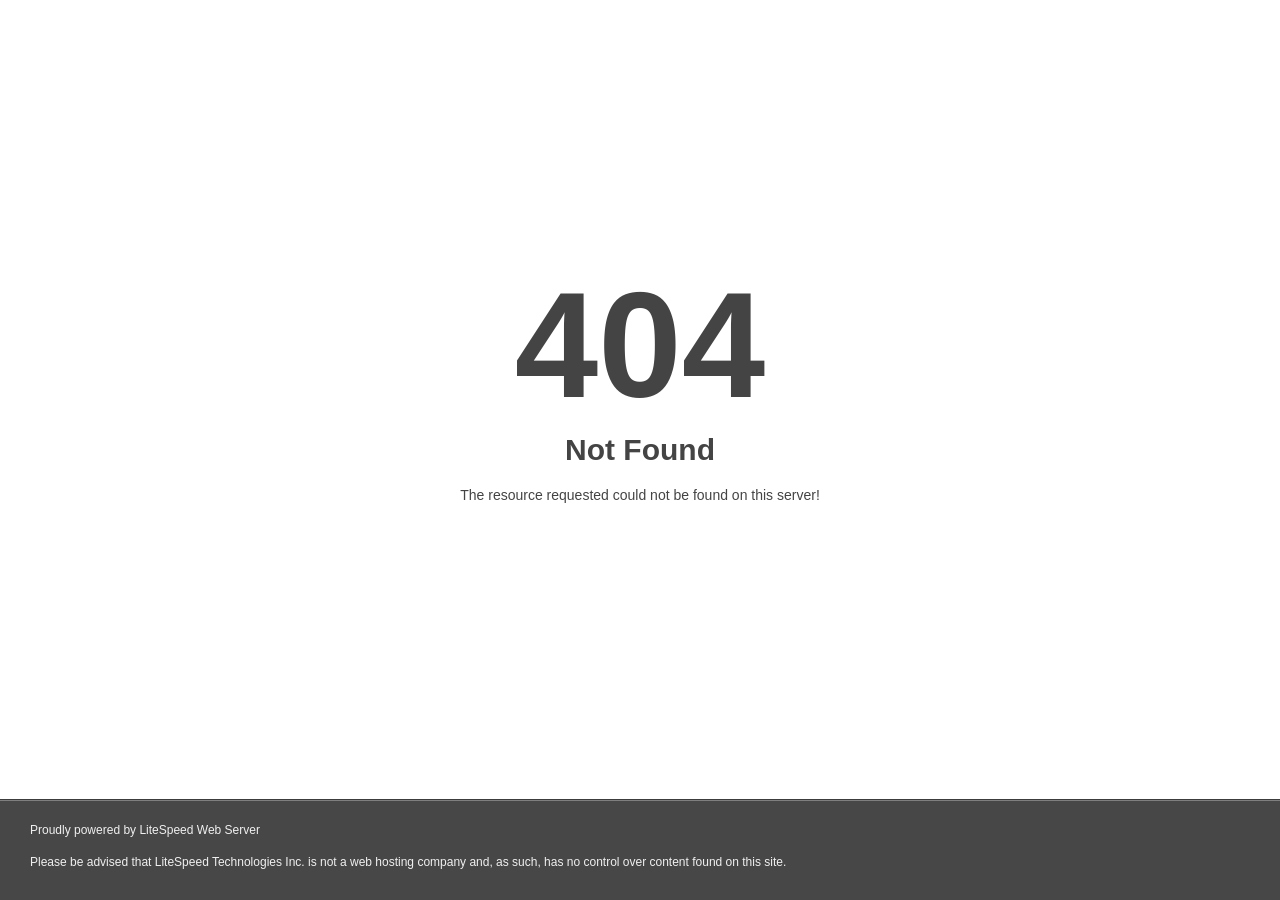
<file: html.themeholy.com/Breem/demo/course.html>
<!DOCTYPE html>
<html style="height:100%">
<head>
<meta name="viewport" content="width=device-width, initial-scale=1, shrink-to-fit=no" />
<title> 404 Not Found
</title><style>@media (prefers-color-scheme:dark){body{background-color:#000!important}}</style></head>
<body style="color: #444; margin:0;font: normal 14px/20px Arial, Helvetica, sans-serif; height:100%; background-color: #fff;">
<div style="height:auto; min-height:100%; ">     <div style="text-align: center; width:800px; margin-left: -400px; position:absolute; top: 30%; left:50%;">
        <h1 style="margin:0; font-size:150px; line-height:150px; font-weight:bold;">404</h1>
<h2 style="margin-top:20px;font-size: 30px;">Not Found
</h2>
<p>The resource requested could not be found on this server!</p>
</div></div><div style="color:#f0f0f0; font-size:12px;margin:auto;padding:0px 30px 0px 30px;position:relative;clear:both;height:100px;margin-top:-101px;background-color:#474747;border-top: 1px solid rgba(0,0,0,0.15);box-shadow: 0 1px 0 rgba(255, 255, 255, 0.3) inset;">
<br>Proudly powered by LiteSpeed Web Server<p>Please be advised that LiteSpeed Technologies Inc. is not a web hosting company and, as such, has no control over content found on this site.</p></div></body></html>
</file>
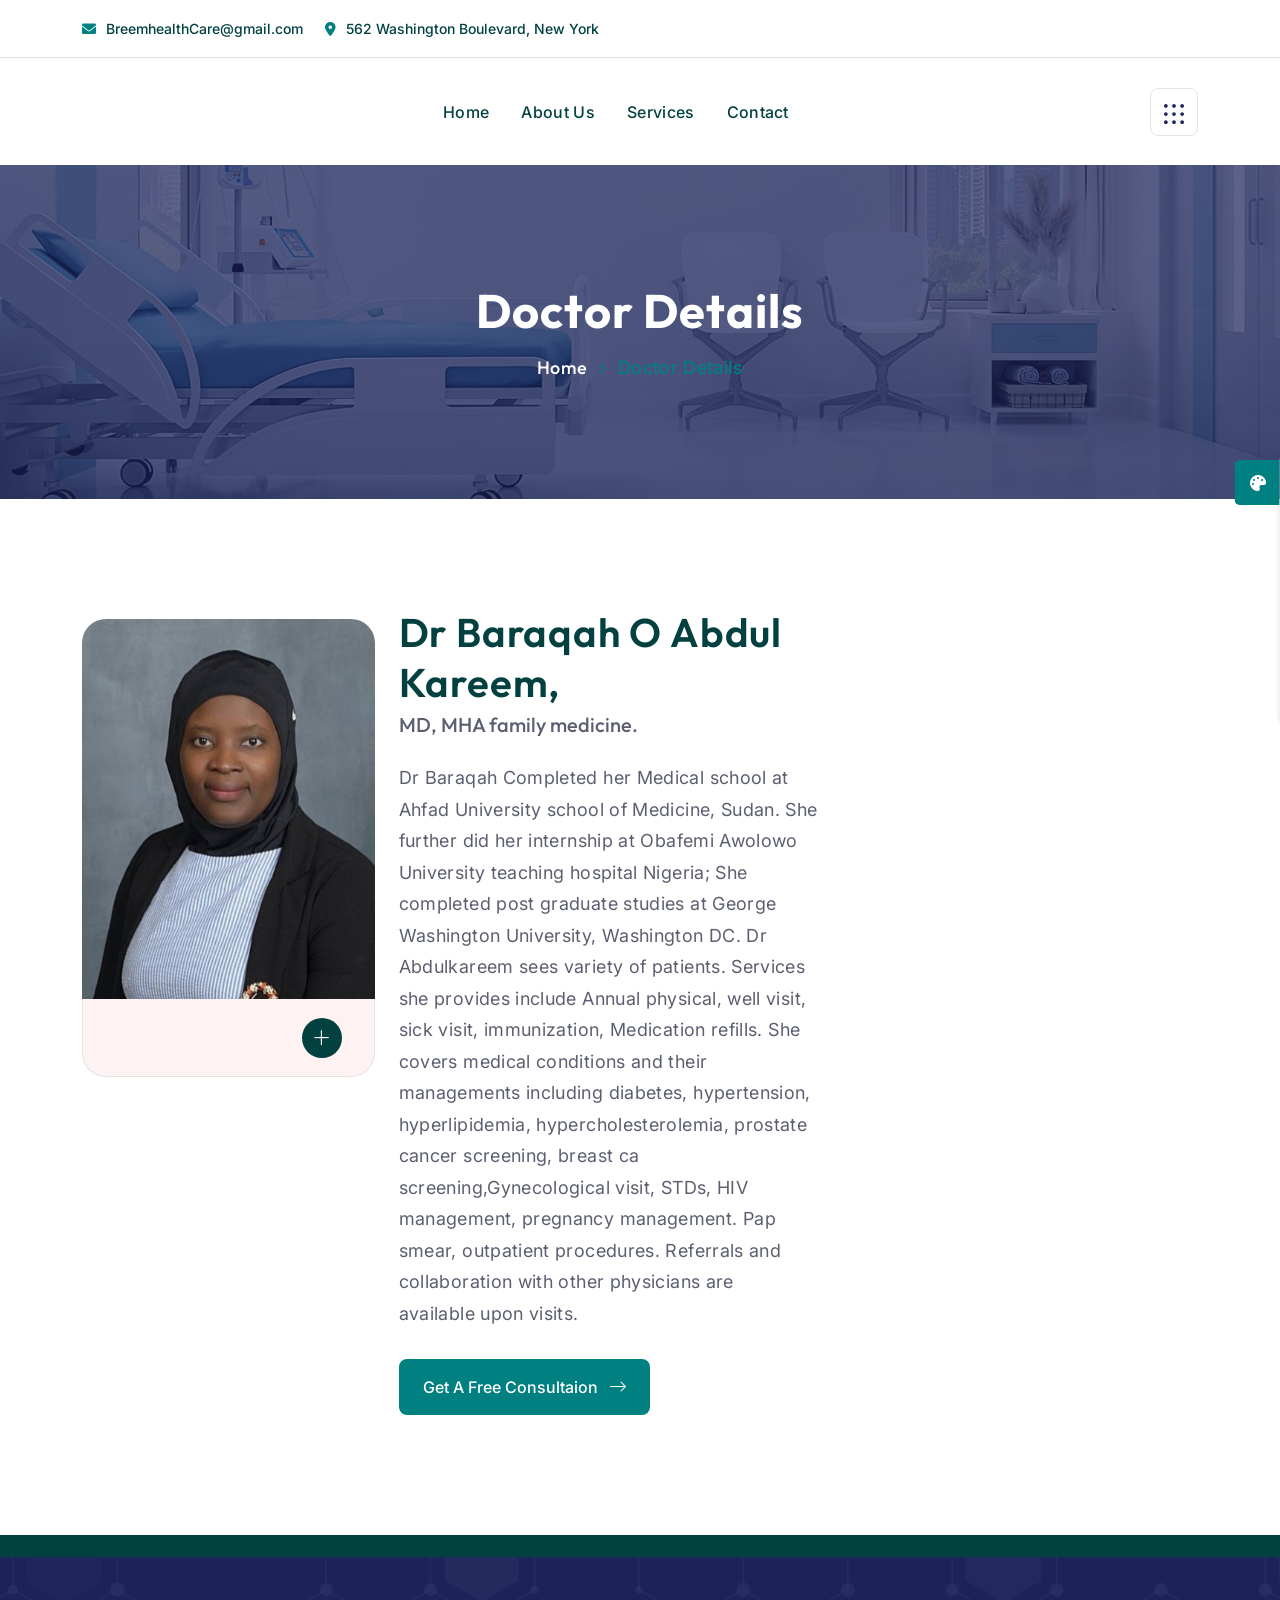
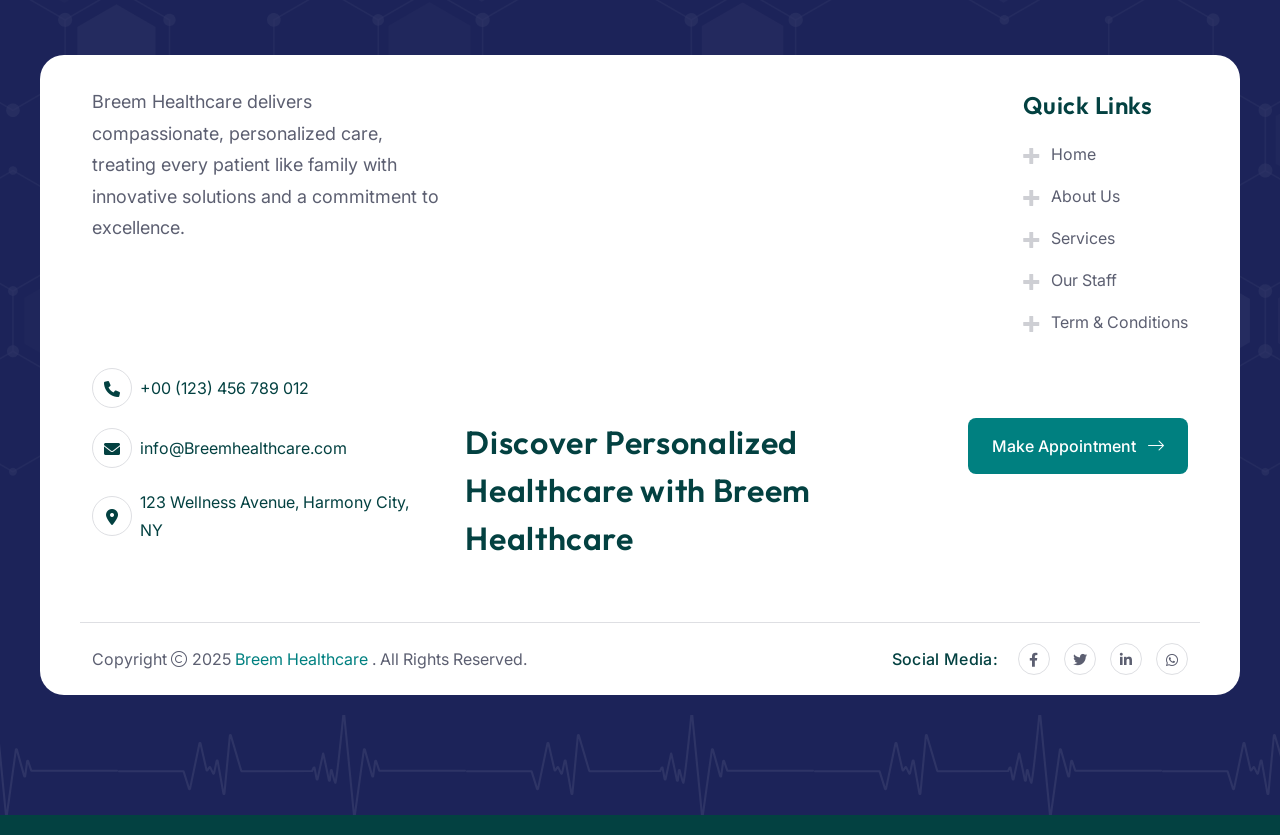
<file: html.themeholy.com/Breem/demo/doctor-details.html>
<!DOCTYPE html>
<html class="no-js" lang="zxx">
    <!-- Mirrored from html.themeholy.com/medova/demo/doctor-details.html by HTTrack Website Copier/3.x [XR&CO'2014], Mon, 02 Jun 2025 12:06:10 GMT -->
    <head>
        <meta charset="utf-8" />
        <meta http-equiv="x-ua-compatible" content="ie=edge" />
        <title>Medova - Health & Medical Template - Doctor Details</title>
        <meta name="author" content="themeholy" />
        <meta name="description" content="Medova  - Health & Medical Template" />
        <meta name="keywords" content="Medova  - Health & Medical Template" />
        <meta name="robots" content="INDEX,FOLLOW" />
        <meta name="viewport" content="width=device-width,initial-scale=1,shrink-to-fit=no" />
        <link rel="apple-touch-icon" sizes="57x57" href="assets/img/favicons/apple-icon-57x57.png" />
        <link rel="apple-touch-icon" sizes="60x60" href="assets/img/favicons/apple-icon-60x60.png" />
        <link rel="apple-touch-icon" sizes="72x72" href="assets/img/favicons/apple-icon-72x72.png" />
        <link rel="apple-touch-icon" sizes="76x76" href="assets/img/favicons/apple-icon-76x76.png" />
        <link rel="apple-touch-icon" sizes="114x114" href="assets/img/favicons/apple-icon-114x114.png" />
        <link rel="apple-touch-icon" sizes="120x120" href="assets/img/favicons/apple-icon-120x120.png" />
        <link rel="apple-touch-icon" sizes="144x144" href="assets/img/favicons/apple-icon-144x144.png" />
        <link rel="apple-touch-icon" sizes="152x152" href="assets/img/favicons/apple-icon-152x152.png" />
        <link rel="apple-touch-icon" sizes="180x180" href="assets/img/favicons/apple-icon-180x180.png" />
        <link rel="icon" type="image/png" sizes="192x192" href="assets/img/favicons/android-icon-192x192.png" />
        <link rel="icon" type="image/png" sizes="32x32" href="assets/img/favicons/favicon-32x32.png" />
        <link rel="icon" type="image/png" sizes="96x96" href="assets/img/favicons/favicon-96x96.png" />
        <link rel="icon" type="image/png" sizes="16x16" href="assets/img/favicons/favicon-16x16.png" />
        <link rel="manifest" href="assets/img/favicons/manifest.json" />
        <meta name="msapplication-TileColor" content="#ffffff" />
        <meta name="msapplication-TileImage" content="assets/img/favicons/ms-icon-144x144.png" />
        <meta name="theme-color" content="#ffffff" />
        <link rel="preconnect" href="https://fonts.googleapis.com/" />
        <link rel="preconnect" href="https://fonts.gstatic.com/" crossorigin />
        <link
            href="https://fonts.googleapis.com/css2?family=Inter:ital,opsz,wght@0,14..32,100..900;1,14..32,100..900&amp;family=Outfit:wght@100..900&amp;family=Saira:ital,wght@0,100..900;1,100..900&amp;display=swap"
            rel="stylesheet" />
        <link rel="stylesheet" href="assets/css/bootstrap.min.css" />
        <link rel="stylesheet" href="assets/css/fontawesome.min.css" />
        <link rel="stylesheet" href="assets/css/magnific-popup.min.css" />
        <link rel="stylesheet" href="assets/css/swiper-bundle.min.css" />
        <link rel="stylesheet" href="assets/css/style.css" />
    </head>
    <body>
        <div class="color-scheme-wrap active">
            <button class="switchIcon"><i class="fa-solid fa-palette"></i></button>
            <h4 class="color-scheme-wrap-title">
                <i class="far fa-palette me-2"></i>
                Style Swicher
            </h4>
            <div class="color-switch-btns">
                <button data-color="#3E66F3"><i class="fa-solid fa-droplet"></i></button>
                <button data-color="#684DF4"><i class="fa-solid fa-droplet"></i></button>
                <button data-color="#008080"><i class="fa-solid fa-droplet"></i></button>
                <button data-color="#323F7C"><i class="fa-solid fa-droplet"></i></button>
                <button data-color="#FC3737"><i class="fa-solid fa-droplet"></i></button>
                <button data-color="#8a2be2"><i class="fa-solid fa-droplet"></i></button>
            </div>
            <a href="https://themeforest.net/user/themeholy" class="th-btn text-center w-100">
                <i class="fa fa-shopping-cart me-2"></i>
                Purchase
            </a>
        </div>
        <!-- <div class="preloader">
            <button class="th-btn preloaderCls">Cancel Preloader</button>
            <div class="preloader-inner">
                <img src="assets/img/logo.svg" alt="img" />
                <div class="heart-rate">
                    <img src="assets/img/shape/preloader.svg" alt="" />
                    <div class="fade-in"></div>
                    <div class="fade-out"></div>
                </div>
            </div>
        </div> -->
        <div class="sidemenu-wrapper shopping-cart">
            <div class="sidemenu-content">
                <button class="closeButton sideMenuCls"><i class="far fa-times"></i></button>
            </div>
        </div>
        <div class="sidemenu-wrapper">
            <div class="sidemenu-content">
                <button class="closeButton sideMenuCls"><i class="far fa-times"></i></button>

                <div class="widget footer-widget">
                    <h3 class="widget_title">Social Media:</h3>
                    <div class="th-social">
                        <a href="https://facebook.com/"><i class="fab fa-facebook-f"></i></a>
                        <a href="https://twitter.com/"><i class="fab fa-twitter"></i></a>
                        <a href="https://pinterest.com/"><i class="fab fa-pinterest-p"></i></a>
                        <a href="https://linkedin.com/"><i class="fab fa-linkedin-in"></i></a>
                        <a href="https://linkedin.com/"><i class="fab fa-instagram"></i></a>
                    </div>
                </div>
            </div>
        </div>
        <div class="popup-search-box d-none d-lg-block">
            <button class="searchClose"><i class="fal fa-times"></i></button>
            <form action="#">
                <input type="text" placeholder="What are you looking for?" />
                <button type="submit"><i class="fal fa-search"></i></button>
            </form>
        </div>
        <div class="th-menu-wrapper">
            <div class="th-menu-area text-center">
                <button class="th-menu-toggle"><i class="fal fa-times"></i></button>
                <!-- <div class="mobile-logo">
                    <a href="home-medical-clinic.html"><img src="assets/img/logo.svg" alt="Medova " /></a>
                </div> -->
                <div class="th-mobile-menu">
                    <ul>
                        <li class="menu-item-has-children">
                            <a href="index.html">Home</a>
                            <ul class="sub-menu">
                                <li><a href="home-medical-clinic.html">Home Medical Clinic</a></li>
                                <li><a href="home-dental-care.html">Home Dental Care</a></li>
                                <li><a href="home-pediatric.html">Home Pediatric</a></li>
                            </ul>
                        </li>
                        <li><a href="about.html">About Us</a></li>
                        <li class="menu-item-has-children">
                            <a href="#">Services</a>
                            <ul class="sub-menu">
                                <li><a href="service.html">Services</a></li>
                                <li><a href="service-details.html">Service Details</a></li>
                            </ul>
                        </li>
                        <li class="menu-item-has-children">
                            <a href="#">Pages</a>
                            <ul class="sub-menu">
                                <li class="menu-item-has-children">
                                    <a href="#">Shop</a>
                                    <ul class="sub-menu">
                                        <li><a href="shop.html">Shop</a></li>
                                        <li><a href="shop-details.html">Shop Details</a></li>
                                        <li><a href="cart.html">Cart Page</a></li>
                                        <li><a href="checkout.html">Checkout</a></li>
                                        <li><a href="wishlist.html">Wishlist</a></li>
                                    </ul>
                                </li>
                                <li><a href="doctor.html">Doctors</a></li>
                                <li><a href="doctor-details.html">Doctors Details</a></li>
                                <li><a href="case-studies.html">Case Studies</a></li>
                                <li><a href="case-studies-details.html">Case Studies Details</a></li>
                                <li><a href="appointment.html">Appointment</a></li>
                                <li><a href="pricing.html">Price Table</a></li>
                                <li><a href="error.html">Error Page</a></li>
                            </ul>
                        </li>
                        <li class="menu-item-has-children">
                            <a href="#">Blog</a>
                            <ul class="sub-menu">
                                <li>
                                    <a href="#">Blog Layout</a>
                                    <ul class="sub-menu">
                                        <li><a href="blog.html">Blog</a></li>
                                        <li><a href="blog-grid.html">Blog Grid</a></li>
                                        <li><a href="blog-grid-sidebar.html">Blog Grid With Sidebar</a></li>
                                        <li><a href="blog-list.html">Blog List</a></li>
                                    </ul>
                                </li>
                                <li><a href="blog-details.html">Blog Details</a></li>
                            </ul>
                        </li>
                    </ul>
                </div>
            </div>
        </div>
        <header class="th-header header-layout2">
            <div class="header-top">
                <div class="container">
                    <div class="row gy-2 justify-content-center justify-content-lg-between align-items-center">
                        <div class="col-auto">
                            <div class="header-links">
                                <ul>
                                    <li>
                                        <i class="fa-solid fa-envelope"></i>
                                        <a href="mailto:medovahealth@gmail.com">BreemhealthCare@gmail.com</a>
                                    </li>
                                    <li class="d-none d-md-inline-block">
                                        <i class="fa-solid fa-location-dot"></i>
                                        <span>562 Washington Boulevard, New York</span>
                                    </li>
                                </ul>
                            </div>
                        </div>
                        <div class="col-auto">
                            <div class="header-button">
                                <a href="contact.html" class="th-btn">
                                    <img src="assets/img/icon/alarm.svg" alt="" />
                                    24 Hour Emergency Aid
                                </a>
                                <form class="search-form">
                                    <input type="text" placeholder="Search..." />
                                    <button type="submit"><i class="fa-light fa-magnifying-glass"></i></button>
                                </form>
                            </div>
                        </div>
                    </div>
                </div>
            </div>
            <div class="sticky-wrapper">
                <div class="container">
                    <div class="menu-area">
                        <div class="row align-items-center justify-content-between">
                            <div class="col-auto">
                                <!-- <div class="header-logo">
                                    <a href="home-medical-clinic.html">
                                        <img src="assets/img/logo.svg" alt="Medova " />
                                    </a>
                                </div> -->
                            </div>
                            <div class="col-auto">
                                <nav class="main-menu style2 d-none d-lg-inline-block">
                                    <ul>
                                        <li>
                                            <a href="home-medical-clinic.html">Home</a>
                                        </li>
                                        <li><a href="about.html">About Us</a></li>
                                        <li><a href="service.html">Services</a></li>

                                        <li><a href="contact.html">Contact</a></li>
                                    </ul>
                                </nav>
                                <div class="header-button">
                                    <button type="button" class="th-menu-toggle d-inline-block d-lg-none">
                                        <i class="far fa-bars"></i>
                                    </button>
                                </div>
                            </div>
                            <div class="col-auto d-none d-xl-block">
                                <div class="header-button">
                                    <a href="contact.html" class="th-btn style2">
                                        Make Appointment
                                        <i class="fa-solid fa-calendar-days ms-2"></i>
                                    </a>
                                    <a href="#" class="icon-btn sideMenuToggler d-none d-lg-block">
                                        <img src="assets/img/icon/grid.svg" alt="" />
                                    </a>
                                </div>
                            </div>
                        </div>
                    </div>
                </div>
            </div>
        </header>
        <div class="breadcumb-wrapper" data-bg-src="assets/img/bg/breadcumb-bg.jpg">
            <div class="container">
                <div class="breadcumb-content">
                    <h1 class="breadcumb-title">Doctor Details</h1>
                    <ul class="breadcumb-menu">
                        <li><a href="home-medical-clinic.html">Home</a></li>
                        <li>Doctor Details</li>
                    </ul>
                </div>
            </div>
        </div>
        <section class="space">
            <div class="container">
                <div class="team-details">
                    <div class="row gy-4">
                        <div class="col-xl-8">
                            <div class="row">
                                <div class="col-lg-5">
                                    <div class="th-team team-card">
                                        <div class="box-img"><img src="assets/img/team/team_1_1.jpg" alt="Team" /></div>
                                        <div class="box-content">
                                            <div class="team-social">
                                                <div class="icon-btn"><i class="fa-light fa-plus"></i></div>
                                                <div class="th-social">
                                                    <a target="_blank" href="https://facebook.com/">
                                                        <i class="fab fa-facebook-f"></i>
                                                    </a>
                                                    <a target="_blank" href="https://twitter.com/">
                                                        <i class="fab fa-twitter"></i>
                                                    </a>
                                                    <a target="_blank" href="https://instagram.com/">
                                                        <i class="fab fa-instagram"></i>
                                                    </a>
                                                    <a target="_blank" href="https://linkedin.com/">
                                                        <i class="fab fa-linkedin-in"></i>
                                                    </a>
                                                </div>
                                            </div>
                                        </div>
                                    </div>
                                </div>
                                <div class="col-lg-7">
                                    <div class="team-about">
                                        <div>
                                            <h3 class="team-about_title">Dr Baraqah O Abdul Kareem,</h3>
                                            <p class="team-about_desig">MD, MHA family medicine.</p>
                                        </div>

                                        <p class="team-about_text">
                                            Dr Baraqah Completed her Medical school at Ahfad University school of
                                            Medicine, Sudan. She further did her internship at Obafemi Awolowo
                                            University teaching hospital Nigeria; She completed post graduate studies at
                                            George Washington University, Washington DC. Dr Abdulkareem sees variety of
                                            patients. Services she provides include Annual physical, well visit, sick
                                            visit, immunization, Medication refills. She covers medical conditions and
                                            their managements including diabetes, hypertension, hyperlipidemia,
                                            hypercholesterolemia, prostate cancer screening, breast ca
                                            screening,Gynecological visit, STDs, HIV management, pregnancy management.
                                            Pap smear, outpatient procedures. Referrals and collaboration with other
                                            physicians are available upon visits.
                                        </p>
                                        <a href="contact.html" class="th-btn">
                                            Get a Free Consultaion
                                            <i class="fa-light fa-arrow-right-long ms-2"></i>
                                        </a>
                                    </div>
                                </div>
                            </div>
                        </div>
                    </div>
                </div>
            </div>
        </section>
        <footer class="footer-wrapper bg-title footer-layout1" data-bg-src="assets/img/bg/footer_bg_1.png">
            <div class="widget-area">
                <div class="container">
                    <div class="row justify-content-between">
                        <div class="col-md-6 col-xxl-3 col-xl-4">
                            <div class="widget footer-widget mb-0">
                                <div class="th-widget-about">
                                    <!-- <div class="about-logo">
                                        <a href="index.html">
                                            <img src="assets/img/logo.svg" alt="Breem Healthcare" />
                                        </a>
                                    </div> -->
                                    <p class="about-text">
                                        Breem Healthcare delivers compassionate, personalized care, treating every
                                        patient like family with innovative solutions and a commitment to excellence.
                                    </p>
                                </div>
                            </div>
                        </div>
                        <div class="col-md-6 col-xl-auto">
                            <div class="widget widget_nav_menu style2 footer-widget">
                                <h3 class="widget_title">Quick Links</h3>
                                <div class="menu-all-pages-container">
                                    <ul class="menu">
                                        <li><a href="index.html">Home</a></li>
                                        <li><a href="about.html">About Us</a></li>
                                        <li><a href="Services.html">Services</a></li>
                                        <li><a href="contact.html">Our Staff</a></li>
                                        <li><a href="contact.html">Term & Conditions</a></li>
                                    </ul>
                                </div>
                            </div>
                        </div>
                    </div>
                </div>
                <div class="container">
                    <div class="row justify-content-end align-items-end">
                        <div class="col-xl-4">
                            <div class="footer-widget-about">
                                <div class="th-widget-about">
                                    <p class="footer-info">
                                        <i class="fa-sharp fa-solid fa-phone"></i>
                                        <span>
                                            <a class="text-inherit" href="tel:+00123456789012">+00 (123) 456 789 012</a>
                                        </span>
                                    </p>
                                    <p class="footer-info">
                                        <i class="fa-sharp fa-solid fa-envelope"></i>
                                        <span>
                                            <a class="text-inherit" href="mailto:info@Breemhealthcare.com">
                                                info@Breemhealthcare.com
                                            </a>
                                        </span>
                                    </p>
                                    <p class="footer-info">
                                        <i class="fas fa-map-marker-alt"></i>
                                        123 Wellness Avenue, Harmony City, NY
                                    </p>
                                </div>
                            </div>
                        </div>
                        <div class="col-xl-8">
                            <div class="row gy-4">
                                <div class="col-lg-6">
                                    <div class="title-area mb-0 text-center text-lg-start">
                                        <h4 class="sec-title m-0">
                                            Discover Personalized Healthcare with Breem Healthcare
                                        </h4>
                                    </div>
                                </div>
                                <div class="col-lg-6">
                                    <div class="footer-top-btn">
                                        <div class="btn-group justify-content-center justify-content-lg-end">
                                            <a href="contact.html" class="th-btn">
                                                Make Appointment
                                                <i class="fa-light fa-arrow-right-long ms-2"></i>
                                            </a>
                                        </div>
                                    </div>
                                </div>
                            </div>
                        </div>
                    </div>
                </div>
                <div class="copyright-wrap">
                    <div class="container">
                        <div class="row gy-2 align-items-center">
                            <div class="col-lg-5">
                                <p class="copyright-text">
                                    Copyright
                                    <i class="fal fa-copyright"></i>
                                    2025
                                    <a href="https://themeforest.net/user/themeholy">Breem Healthcare</a>
                                    . All Rights Reserved.
                                </p>
                            </div>
                            <div class="col-lg-7 text-center text-lg-end">
                                <div class="social-links">
                                    <span class="title">Social Media:</span>
                                    <a href="https://www.facebook.com/"><i class="fab fa-facebook-f"></i></a>
                                    <a href="https://www.twitter.com/"><i class="fab fa-twitter"></i></a>
                                    <a href="https://www.linkedin.com/"><i class="fab fa-linkedin-in"></i></a>
                                    <a href="https://www.whatsapp.com/"><i class="fab fa-whatsapp"></i></a>
                                </div>
                            </div>
                        </div>
                    </div>
                </div>
            </div>
            <div class="heart-rate2" data-bg-src="assets/img/shape/preloader3.svg"></div>
            <div class="heart-rate" data-bg-src="assets/img/shape/preloader2.svg">
                <div class="fade-in"></div>
                <div class="fade-out"></div>
            </div>
        </footer>

        <div class="scroll-top">
            <svg class="progress-circle svg-content" width="100%" height="100%" viewBox="-1 -1 102 102">
                <path
                    d="M50,1 a49,49 0 0,1 0,98 a49,49 0 0,1 0,-98"
                    style="
                        transition: stroke-dashoffset 10ms linear 0s;
                        stroke-dasharray: 307.919, 307.919;
                        stroke-dashoffset: 307.919;
                    "></path>
            </svg>
        </div>
        <script src="assets/js/vendor/jquery-3.7.1.min.js"></script>
        <script src="assets/js/swiper-bundle.min.js"></script>
        <script src="assets/js/bootstrap.min.js"></script>
        <script src="assets/js/jquery.magnific-popup.min.js"></script>
        <script src="assets/js/jquery.counterup.min.js"></script>
        <script src="assets/js/circle-progress.js"></script>
        <script src="assets/js/jquery-ui.min.js"></script>
        <script src="assets/js/imagesloaded.pkgd.min.js"></script>
        <script src="assets/js/isotope.pkgd.min.js"></script>
        <script src="assets/js/nice-select.min.js"></script>
        <script src="assets/js/wow.min.js"></script>
        <script src="assets/js/threesixty.min.js"></script>
        <script src="assets/js/panolens.min.js"></script>
        <script src="assets/js/gsap.min.js"></script>
        <script src="assets/js/ScrollTrigger.min.js"></script>
        <script src="assets/js/SplitText.js"></script>
        <script src="assets/js/main.js"></script>
    </body>
    <!-- Mirrored from html.themeholy.com/medova/demo/doctor-details.html by HTTrack Website Copier/3.x [XR&CO'2014], Mon, 02 Jun 2025 12:06:13 GMT -->
</html>
</file>
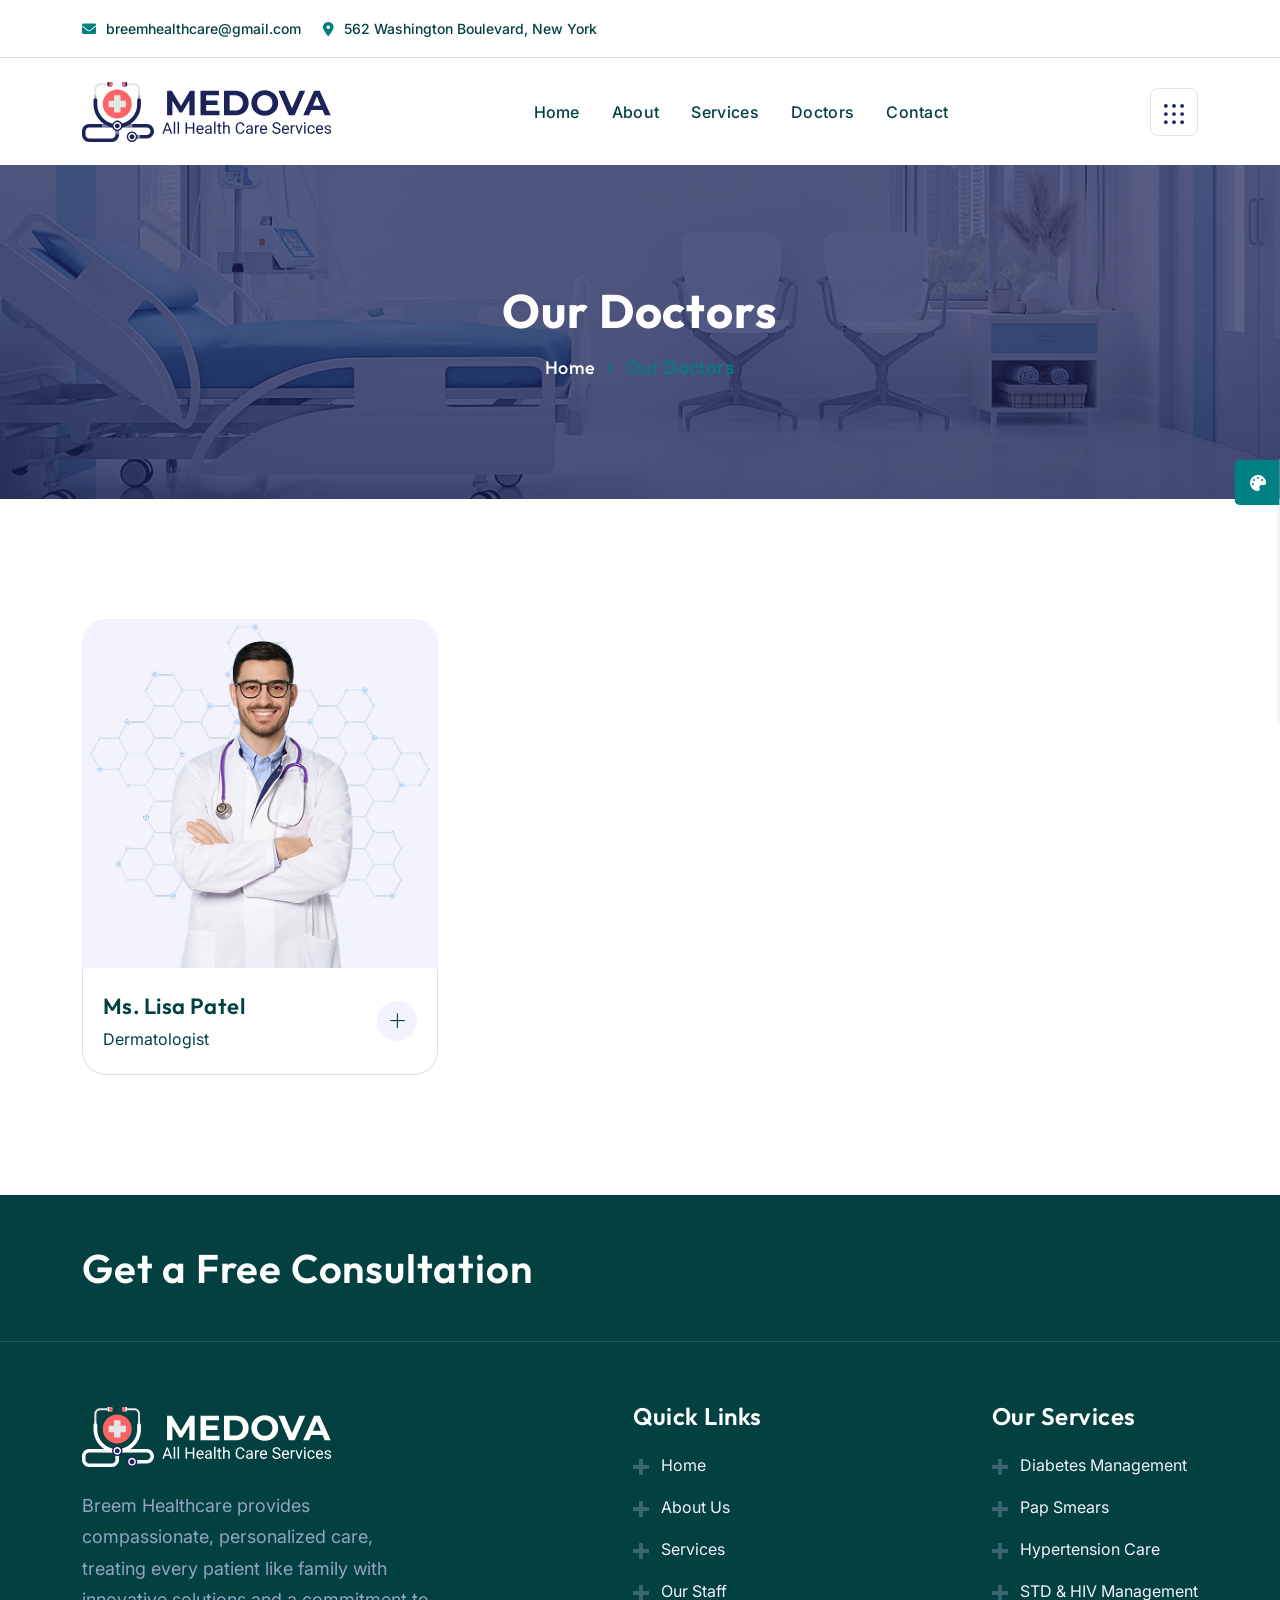
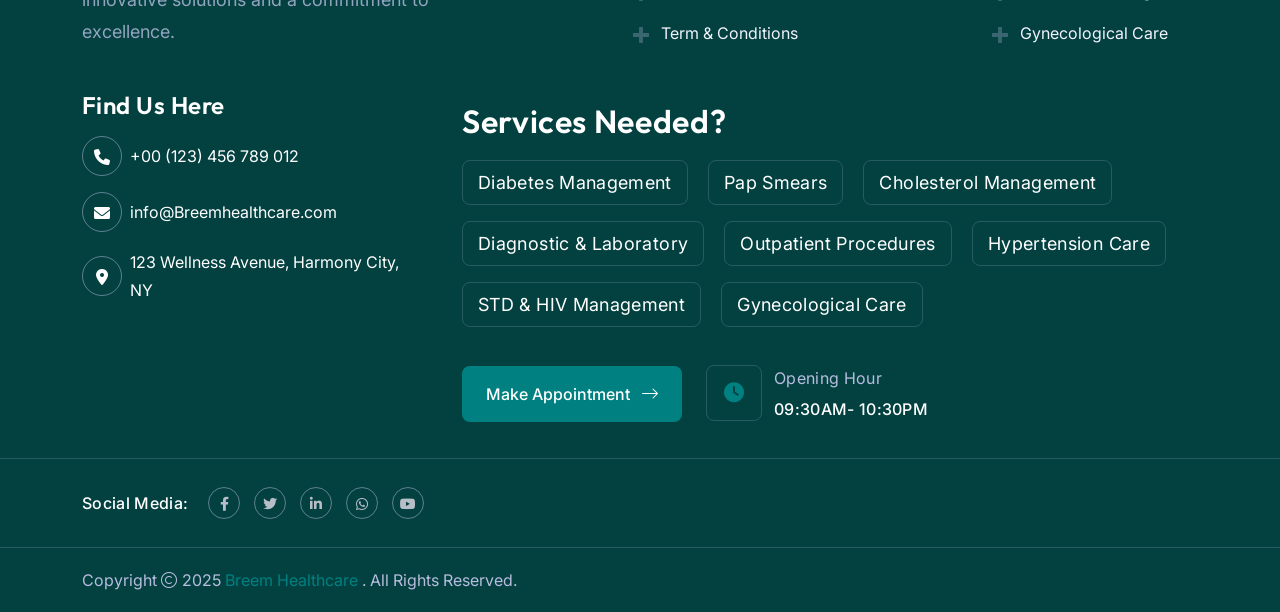
<file: html.themeholy.com/Breem/demo/doctor.html>
<!DOCTYPE html>
<html class="no-js" lang="zxx">
    <!-- Mirrored from html.themeholy.com/medova/demo/doctor.html by HTTrack Website Copier/3.x [XR&CO'2014], Mon, 02 Jun 2025 12:06:08 GMT -->
    <head>
        <meta charset="utf-8" />
        <meta http-equiv="x-ua-compatible" content="ie=edge" />
        <title>Medova - Health & Medical Template - Our Doctors</title>
        <meta name="author" content="themeholy" />
        <meta name="description" content="Medova  - Health & Medical Template" />
        <meta name="keywords" content="Medova  - Health & Medical Template" />
        <meta name="robots" content="INDEX,FOLLOW" />
        <meta name="viewport" content="width=device-width,initial-scale=1,shrink-to-fit=no" />
        <link rel="apple-touch-icon" sizes="57x57" href="assets/img/favicons/apple-icon-57x57.png" />
        <link rel="apple-touch-icon" sizes="60x60" href="assets/img/favicons/apple-icon-60x60.png" />
        <link rel="apple-touch-icon" sizes="72x72" href="assets/img/favicons/apple-icon-72x72.png" />
        <link rel="apple-touch-icon" sizes="76x76" href="assets/img/favicons/apple-icon-76x76.png" />
        <link rel="apple-touch-icon" sizes="114x114" href="assets/img/favicons/apple-icon-114x114.png" />
        <link rel="apple-touch-icon" sizes="120x120" href="assets/img/favicons/apple-icon-120x120.png" />
        <link rel="apple-touch-icon" sizes="144x144" href="assets/img/favicons/apple-icon-144x144.png" />
        <link rel="apple-touch-icon" sizes="152x152" href="assets/img/favicons/apple-icon-152x152.png" />
        <link rel="apple-touch-icon" sizes="180x180" href="assets/img/favicons/apple-icon-180x180.png" />
        <link rel="icon" type="image/png" sizes="192x192" href="assets/img/favicons/android-icon-192x192.png" />
        <link rel="icon" type="image/png" sizes="32x32" href="assets/img/favicons/favicon-32x32.png" />
        <link rel="icon" type="image/png" sizes="96x96" href="assets/img/favicons/favicon-96x96.png" />
        <link rel="icon" type="image/png" sizes="16x16" href="assets/img/favicons/favicon-16x16.png" />
        <link rel="manifest" href="assets/img/favicons/manifest.json" />
        <meta name="msapplication-TileColor" content="#ffffff" />
        <meta name="msapplication-TileImage" content="assets/img/favicons/ms-icon-144x144.png" />
        <meta name="theme-color" content="#ffffff" />
        <link rel="preconnect" href="https://fonts.googleapis.com/" />
        <link rel="preconnect" href="https://fonts.gstatic.com/" crossorigin />
        <link
            href="https://fonts.googleapis.com/css2?family=Inter:ital,opsz,wght@0,14..32,100..900;1,14..32,100..900&amp;family=Outfit:wght@100..900&amp;family=Saira:ital,wght@0,100..900;1,100..900&amp;display=swap"
            rel="stylesheet" />
        <link rel="stylesheet" href="assets/css/bootstrap.min.css" />
        <link rel="stylesheet" href="assets/css/fontawesome.min.css" />
        <link rel="stylesheet" href="assets/css/magnific-popup.min.css" />
        <link rel="stylesheet" href="assets/css/swiper-bundle.min.css" />
        <link rel="stylesheet" href="assets/css/style.css" />
    </head>
    <body>
        <div class="color-scheme-wrap active">
            <button class="switchIcon"><i class="fa-solid fa-palette"></i></button>
            <h4 class="color-scheme-wrap-title">
                <i class="far fa-palette me-2"></i>
                Style Swicher
            </h4>
            <div class="color-switch-btns">
                <button data-color="#3E66F3"><i class="fa-solid fa-droplet"></i></button>
                <button data-color="#684DF4"><i class="fa-solid fa-droplet"></i></button>
                <button data-color="#008080"><i class="fa-solid fa-droplet"></i></button>
                <button data-color="#323F7C"><i class="fa-solid fa-droplet"></i></button>
                <button data-color="#FC3737"><i class="fa-solid fa-droplet"></i></button>
                <button data-color="#8a2be2"><i class="fa-solid fa-droplet"></i></button>
            </div>
            <a href="https://themeforest.net/user/themeholy" class="th-btn text-center w-100">
                <i class="fa fa-shopping-cart me-2"></i>
                Purchase
            </a>
        </div>
        <div class="preloader">
            <button class="th-btn preloaderCls">Cancel Preloader</button>
            <div class="preloader-inner">
                <img src="assets/img/logo.svg" alt="img" />
                <div class="heart-rate">
                    <img src="assets/img/shape/preloader.svg" alt="" />
                    <div class="fade-in"></div>
                    <div class="fade-out"></div>
                </div>
            </div>
        </div>
        <div class="sidemenu-wrapper shopping-cart">
            <div class="sidemenu-content"></div>
        </div>
        <div class="sidemenu-wrapper">
            <div class="sidemenu-content">
                <button class="closeButton sideMenuCls"><i class="far fa-times"></i></button>
                <div class="widget footer-widget mb-0">
                    <div class="th-widget-about">
                        <div class="about-logo">
                            <a href="index.html"><img src="assets/img/logo.svg" alt="Medova " /></a>
                        </div>
                        <p class="about-text">
                            Medova is a convenience services to the adaptability, Spacious modern villa living room with
                            centrally placed swimming pool blending indooroutdoor
                        </p>
                    </div>
                </div>

                <div class="widget footer-widget">
                    <h3 class="widget_title">Social Media:</h3>
                    <div class="th-social">
                        <a href="https://facebook.com/"><i class="fab fa-facebook-f"></i></a>
                        <a href="https://twitter.com/"><i class="fab fa-twitter"></i></a>
                        <a href="https://pinterest.com/"><i class="fab fa-pinterest-p"></i></a>
                        <a href="https://linkedin.com/"><i class="fab fa-linkedin-in"></i></a>
                        <a href="https://linkedin.com/"><i class="fab fa-instagram"></i></a>
                    </div>
                </div>
            </div>
        </div>
        <div class="popup-search-box d-none d-lg-block">
            <button class="searchClose"><i class="fal fa-times"></i></button>
            <form action="#">
                <input type="text" placeholder="What are you looking for?" />
                <button type="submit"><i class="fal fa-search"></i></button>
            </form>
        </div>
        <div class="th-menu-wrapper">
            <div class="th-menu-area text-center">
                <button class="th-menu-toggle"><i class="fal fa-times"></i></button>
                <div class="mobile-logo">
                    <a href="home-medical-clinic.html"><img src="assets/img/logo.svg" alt="Medova " /></a>
                </div>
                <div class="th-mobile-menu">
                    <ul>
                        <li>
                            <a href="index.html">Home</a>
                        </li>
                        <li><a href="about.html">About Us</a></li>
                        <li>
                            <a href="service.html">Services</a>
                        </li>
                        <li><a href="doctor.html">Doctors</a></li>
                        <li><a href="contact.html">Contact</a></li>
                    </ul>
                </div>
            </div>
        </div>
        <header class="th-header header-layout2">
            <div class="header-top">
                <div class="container">
                    <div class="row gy-2 justify-content-center justify-content-lg-between align-items-center">
                        <div class="col-auto">
                            <div class="header-links">
                                <ul>
                                    <li>
                                        <i class="fa-solid fa-envelope"></i>
                                        <a href="mailto:medovahealth@gmail.com">breemhealthcare@gmail.com</a>
                                    </li>
                                    <li class="d-none d-md-inline-block">
                                        <i class="fa-solid fa-location-dot"></i>
                                        <span>562 Washington Boulevard, New York</span>
                                    </li>
                                </ul>
                            </div>
                        </div>
                        <div class="col-auto">
                            <div class="header-button">
                                <a href="contact.html" class="th-btn">
                                    <img src="assets/img/icon/alarm.svg" alt="" />
                                    24 Hour Emergency Aid
                                </a>
                                <form class="search-form">
                                    <input type="text" placeholder="Search..." />
                                    <button type="submit"><i class="fa-light fa-magnifying-glass"></i></button>
                                </form>
                            </div>
                        </div>
                    </div>
                </div>
            </div>
            <div class="sticky-wrapper">
                <div class="container">
                    <div class="menu-area">
                        <div class="row align-items-center justify-content-between">
                            <div class="col-auto">
                                <div class="header-logo">
                                    <a href="home-medical-clinic.html">
                                        <img src="assets/img/logo.svg" alt="Medova " />
                                    </a>
                                </div>
                            </div>
                            <div class="col-auto">
                                <nav class="main-menu style2 d-none d-lg-inline-block">
                                    <ul>
                                        <li>
                                            <a href="index.html">Home</a>
                                        </li>

                                        <li>
                                            <a href="about.html">About</a>
                                        </li>

                                        <li><a href="service.html">Services</a></li>
                                        <li><a href="doctor.html">Doctors</a></li>
                                        <li><a href="contact.html">Contact</a></li>
                                    </ul>
                                </nav>
                                <div class="header-button">
                                    <button type="button" class="th-menu-toggle d-inline-block d-lg-none">
                                        <i class="far fa-bars"></i>
                                    </button>
                                </div>
                            </div>
                            <div class="col-auto d-none d-xl-block">
                                <div class="header-button">
                                    <a href="contact.html" class="th-btn style2">
                                        Make Appointment
                                        <i class="fa-solid fa-calendar-days ms-2"></i>
                                    </a>
                                    <a href="#" class="icon-btn sideMenuToggler d-none d-lg-block">
                                        <img src="assets/img/icon/grid.svg" alt="" />
                                    </a>
                                </div>
                            </div>
                        </div>
                    </div>
                </div>
            </div>
        </header>
        <div class="breadcumb-wrapper" data-bg-src="assets/img/bg/breadcumb-bg.jpg">
            <div class="container">
                <div class="breadcumb-content">
                    <h1 class="breadcumb-title">Our Doctors</h1>
                    <ul class="breadcumb-menu">
                        <li><a href="home-medical-clinic.html">Home</a></li>
                        <li>Our Doctors</li>
                    </ul>
                </div>
            </div>
        </div>
        <section class="position-relative overflow-hidden space overflow-hidden" id="service-sec">
            <div class="container">
                <div class="row gy-4">
                    <div class="col-md-6 col-lg-4 col-xxl-3">
                        <div class="th-team team-card">
                            <div class="box-img"><img src="assets/img/team/team_1_8.png" alt="Team" /></div>
                            <div class="box-content">
                                <div>
                                    <h3 class="box-title"><a href="doctor-details.html">Ms. Lisa Patel</a></h3>
                                    <span class="team-desig">Dermatologist</span>
                                </div>
                                <div class="team-social">
                                    <div class="icon-btn"><i class="fa-light fa-plus"></i></div>
                                    <div class="th-social">
                                        <a target="_blank" href="https://facebook.com/">
                                            <i class="fab fa-facebook-f"></i>
                                        </a>
                                        <a target="_blank" href="https://twitter.com/">
                                            <i class="fab fa-twitter"></i>
                                        </a>
                                        <a target="_blank" href="https://instagram.com/">
                                            <i class="fab fa-instagram"></i>
                                        </a>
                                        <a target="_blank" href="https://linkedin.com/">
                                            <i class="fab fa-linkedin-in"></i>
                                        </a>
                                    </div>
                                </div>
                            </div>
                        </div>
                    </div>
                </div>
            </div>
        </section>
        <footer class="footer-wrapper footer-layout2">
            <div class="footer-top">
                <div class="container">
                    <div class="row gy-4 justify-content-between align-items-center">
                        <div class="col-lg-5">
                            <div class="title-area mb-0 text-center text-lg-start">
                                <h2 class="sec-title text-white m-0">Get a Free Consultation</h2>
                            </div>
                        </div>
                    </div>
                </div>
            </div>
            <div class="widget-area">
                <div class="container">
                    <div class="row justify-content-between">
                        <div class="col-md-6 col-xxl-3 col-xl-4">
                            <div class="widget footer-widget">
                                <div class="th-widget-about">
                                    <div class="about-logo">
                                        <a class="icon-masking" href="index.html">
                                            <img src="assets/img/logo-white.svg" alt="Breem Healthcare" />
                                        </a>
                                    </div>
                                    <p class="about-text">
                                        Breem Healthcare provides compassionate, personalized care, treating every
                                        patient like family with innovative solutions and a commitment to excellence.
                                    </p>
                                </div>
                            </div>
                        </div>
                        <div class="col-md-6 col-xl-auto">
                            <div class="widget widget_nav_menu footer-widget">
                                <h3 class="widget_title">Quick Links</h3>
                                <div class="menu-all-pages-container">
                                    <ul class="menu">
                                        <li><a href="index.html">Home</a></li>
                                        <li><a href="about.html">About Us</a></li>
                                        <li><a href="Services.html">Services</a></li>
                                        <li><a href="contact.html">Our Staff</a></li>
                                        <li><a href="contact.html">Term & Conditions</a></li>
                                    </ul>
                                </div>
                            </div>
                        </div>
                        <div class="col-md-6 col-xl-auto">
                            <div class="widget widget_nav_menu footer-widget">
                                <h3 class="widget_title">Our Services</h3>
                                <div class="menu-all-pages-container">
                                    <ul class="menu">
                                        <li><a href="service-details.html">Diabetes Management</a></li>
                                        <li><a href="service-details.html">Pap Smears</a></li>
                                        <li><a href="service-details.html">Hypertension Care</a></li>
                                        <li><a href="service-details.html">STD & HIV Management</a></li>
                                        <li><a href="service-details.html">Gynecological Care</a></li>
                                    </ul>
                                </div>
                            </div>
                        </div>
                    </div>
                </div>
                <div class="container">
                    <div class="row">
                        <div class="col-xl-4">
                            <div class="footer-widget-about">
                                <h3 class="box-title text-white">Find Us Here</h3>
                                <div class="th-widget-about">
                                    <p class="footer-info">
                                        <i class="fa-sharp fa-solid fa-phone"></i>
                                        <span>
                                            <a class="text-inherit" href="tel:+00123456789012">+00 (123) 456 789 012</a>
                                        </span>
                                    </p>
                                    <p class="footer-info">
                                        <i class="fa-sharp fa-solid fa-envelope"></i>
                                        <span>
                                            <a class="text-inherit" href="mailto:info@Breemhealthcare.com">
                                                info@Breemhealthcare.com
                                            </a>
                                        </span>
                                    </p>
                                    <p class="footer-info">
                                        <i class="fas fa-map-marker-alt"></i>
                                        123 Wellness Avenue, Harmony City, NY
                                    </p>
                                </div>
                            </div>
                        </div>
                        <div class="col-xl-8">
                            <div class="footer-tags">
                                <div class="h4 text-white">Services Needed?</div>
                                <div class="tagcloud">
                                    <a href="service-details.html">Diabetes Management</a>
                                    <a href="service-details.html">Pap Smears</a>
                                    <a href="service-details.html">Cholesterol Management</a>
                                    <a href="service-details.html">Diagnostic & Laboratory</a>
                                    <a href="service-details.html">Outpatient Procedures</a>
                                    <a href="service-details.html">Hypertension Care</a>
                                    <a href="service-details.html">STD & HIV Management</a>
                                    <a href="service-details.html">Gynecological Care</a>
                                </div>
                                <div class="btn-group">
                                    <a href="contact.html" class="th-btn style1">
                                        Make Appointment
                                        <i class="fa-light fa-arrow-right-long ms-2"></i>
                                    </a>
                                    <div class="opening-hour">
                                        <div class="icon"><i class="fa-solid fa-clock"></i></div>
                                        <div class="media-body">
                                            <span class="label">Opening Hour</span>
                                            <span class="time">09:30AM- 10:30PM</span>
                                        </div>
                                    </div>
                                </div>
                            </div>
                        </div>
                    </div>
                </div>
            </div>
            <div class="container">
                <div class="row gy-2 justify-content-center justify-content-md-between align-items-center">
                    <div class="col-md-7 col-lg-5 text-center text-md-start">
                        <div class="social-links">
                            <span class="title">Social Media:</span>
                            <a href="https://www.facebook.com/"><i class="fab fa-facebook-f"></i></a>
                            <a href="https://www.twitter.com/"><i class="fab fa-twitter"></i></a>
                            <a href="https://www.linkedin.com/"><i class="fab fa-linkedin-in"></i></a>
                            <a href="https://www.whatsapp.com/"><i class="fab fa-whatsapp"></i></a>
                            <a href="https://www.youtube.com/"><i class="fab fa-youtube"></i></a>
                        </div>
                    </div>
                </div>
            </div>
            <div class="copyright-wrap">
                <div class="container">
                    <div class="row gy-2 align-items-center">
                        <div class="col-lg-5">
                            <p class="copyright-text">
                                Copyright
                                <i class="fal fa-copyright"></i>
                                2025
                                <a href="https://themeforest.net/user/themeholy">Breem Healthcare</a>
                                . All Rights Reserved.
                            </p>
                        </div>
                    </div>
                </div>
            </div>
        </footer>
        <div class="scroll-top">
            <svg class="progress-circle svg-content" width="100%" height="100%" viewBox="-1 -1 102 102">
                <path
                    d="M50,1 a49,49 0 0,1 0,98 a49,49 0 0,1 0,-98"
                    style="
                        transition: stroke-dashoffset 10ms linear 0s;
                        stroke-dasharray: 307.919, 307.919;
                        stroke-dashoffset: 307.919;
                    "></path>
            </svg>
        </div>
        <script src="assets/js/vendor/jquery-3.7.1.min.js"></script>
        <script src="assets/js/swiper-bundle.min.js"></script>
        <script src="assets/js/bootstrap.min.js"></script>
        <script src="assets/js/jquery.magnific-popup.min.js"></script>
        <script src="assets/js/jquery.counterup.min.js"></script>
        <script src="assets/js/circle-progress.js"></script>
        <script src="assets/js/jquery-ui.min.js"></script>
        <script src="assets/js/imagesloaded.pkgd.min.js"></script>
        <script src="assets/js/isotope.pkgd.min.js"></script>
        <script src="assets/js/nice-select.min.js"></script>
        <script src="assets/js/wow.min.js"></script>
        <script src="assets/js/threesixty.min.js"></script>
        <script src="assets/js/panolens.min.js"></script>
        <script src="assets/js/gsap.min.js"></script>
        <script src="assets/js/ScrollTrigger.min.js"></script>
        <script src="assets/js/SplitText.js"></script>
        <script src="assets/js/main.js"></script>
    </body>
    <!-- Mirrored from html.themeholy.com/medova/demo/doctor.html by HTTrack Website Copier/3.x [XR&CO'2014], Mon, 02 Jun 2025 12:06:10 GMT -->
</html>
</file>
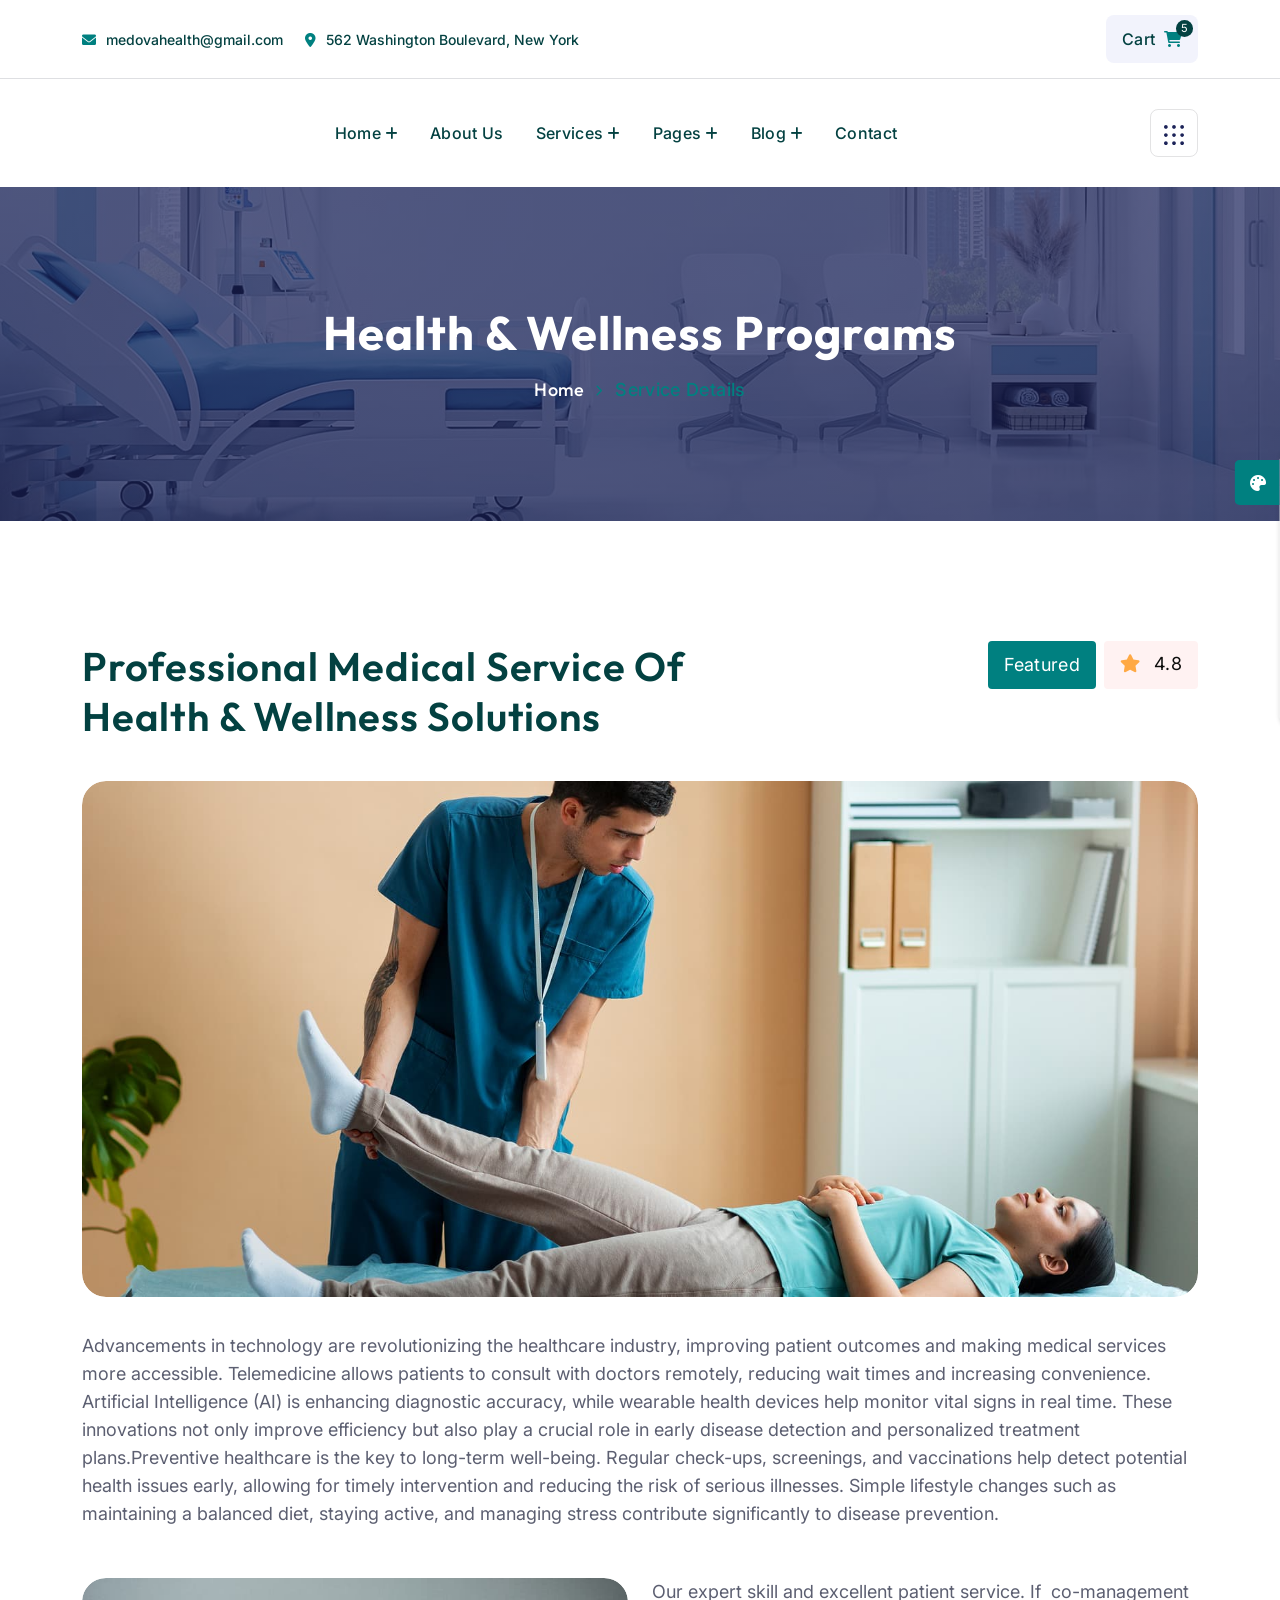
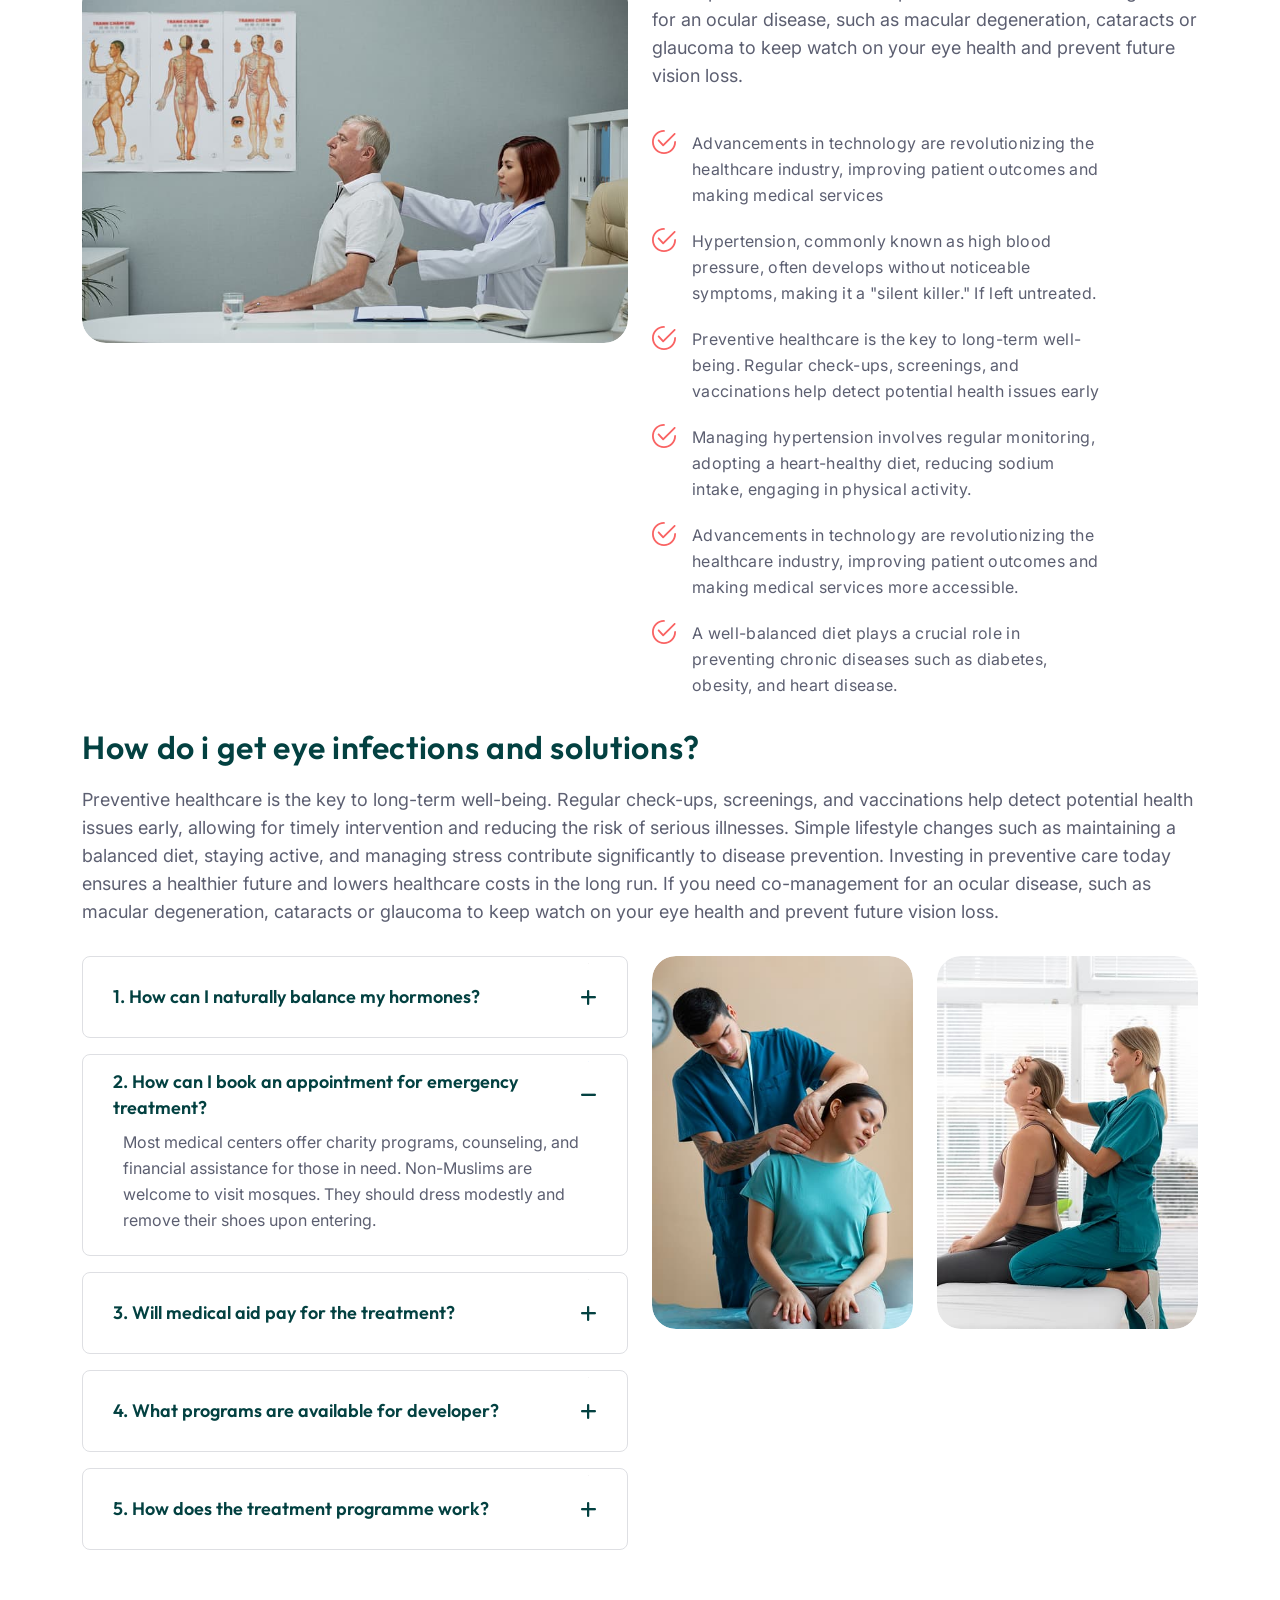
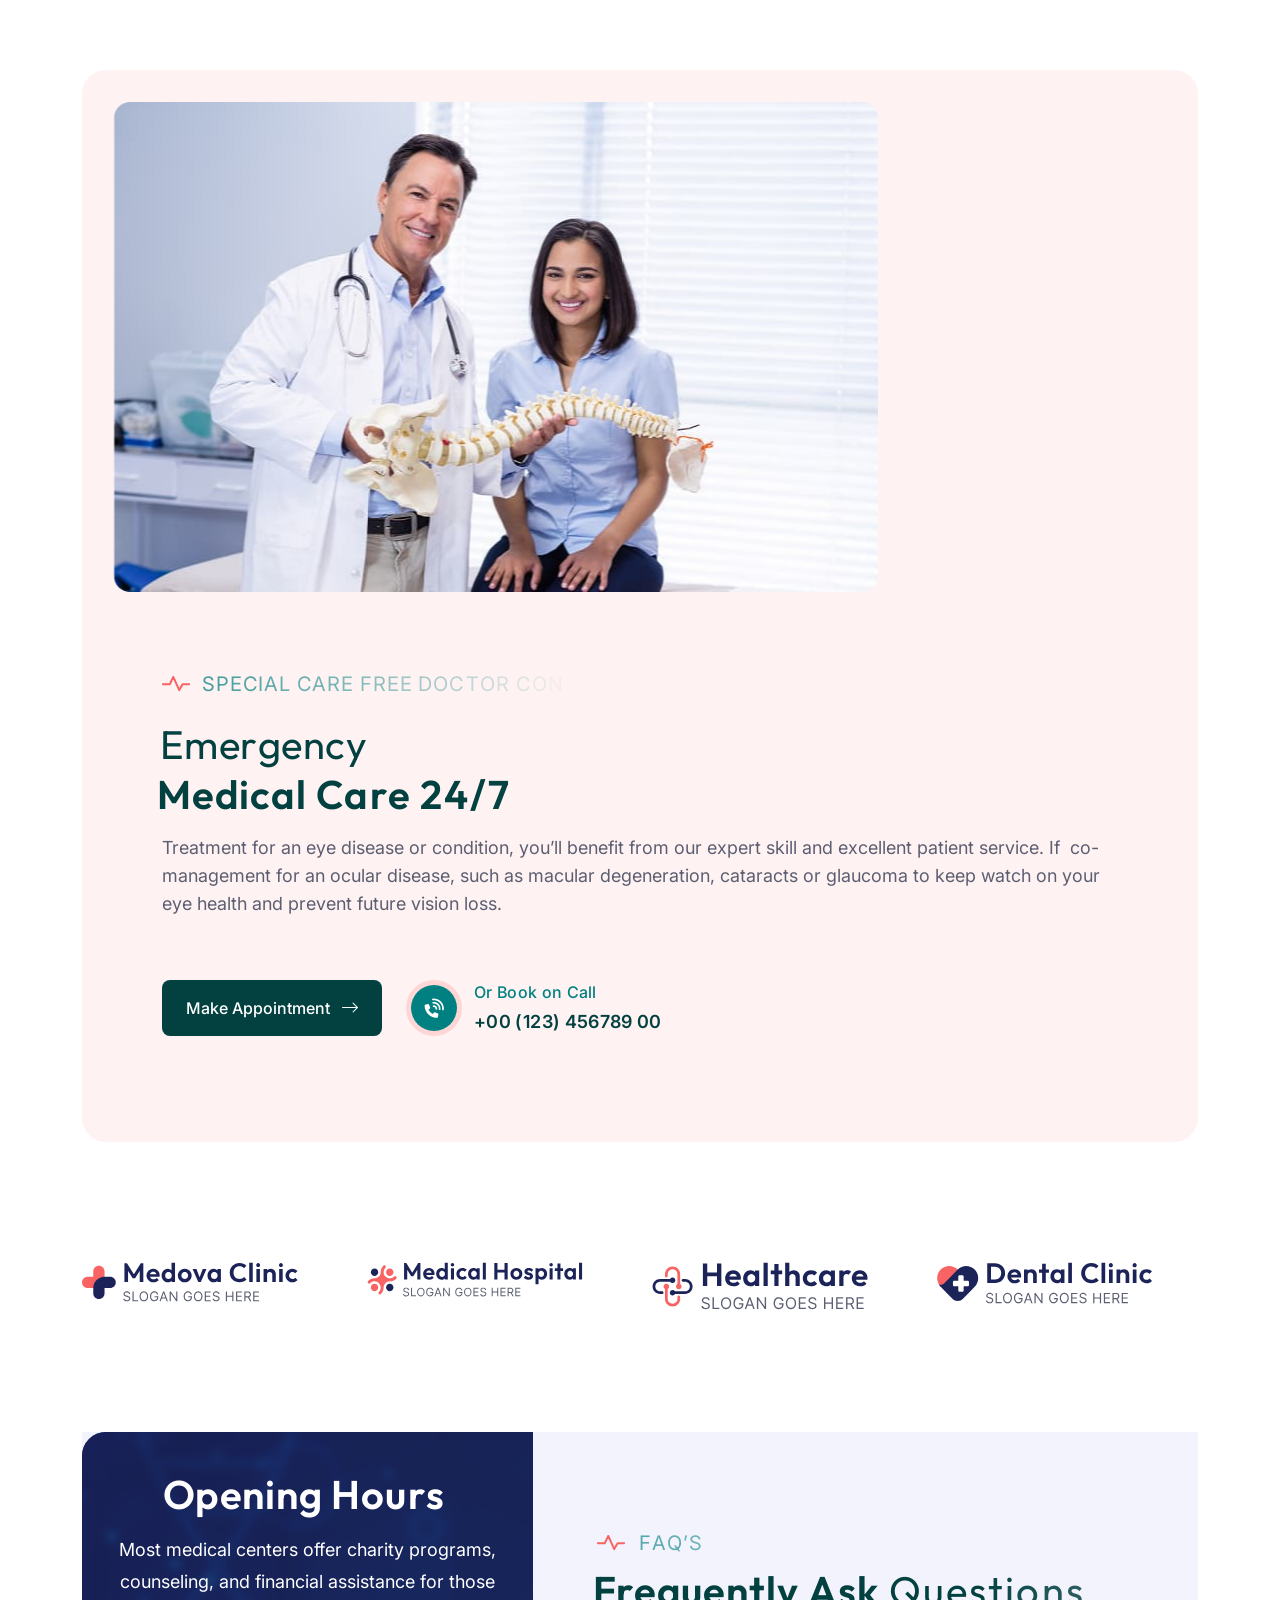
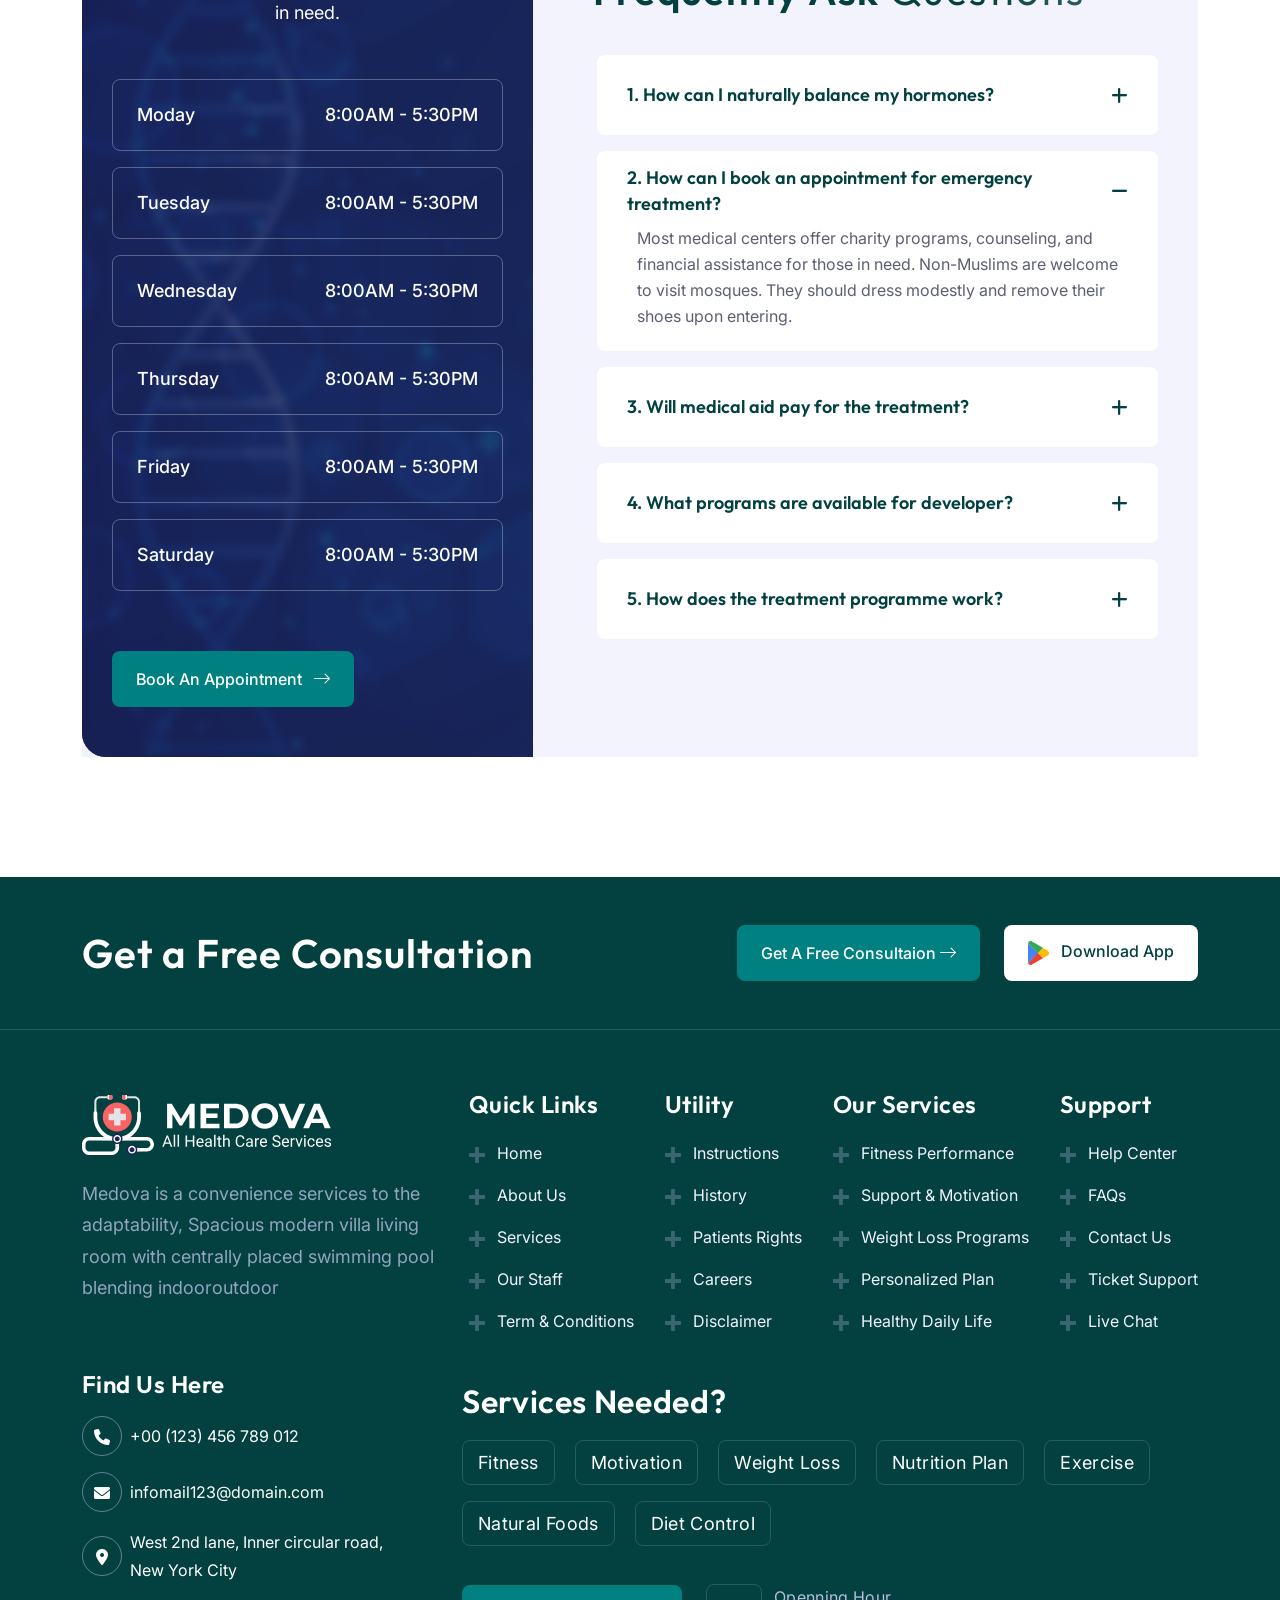
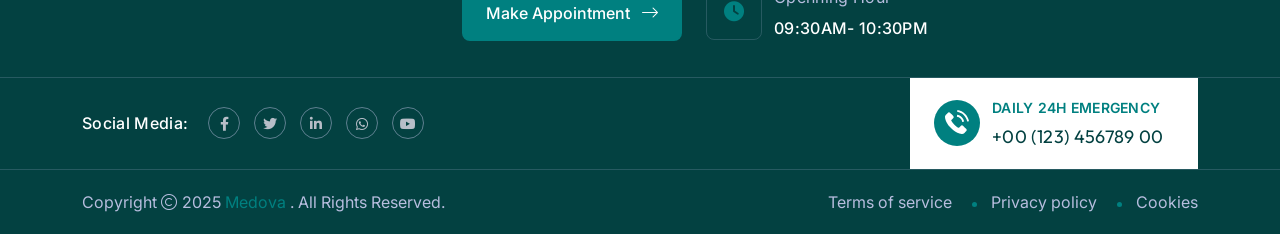
<file: html.themeholy.com/Breem/demo/service-details.html>
<!DOCTYPE html>
<html class="no-js" lang="zxx">
    <!-- Mirrored from html.themeholy.com/medova/demo/service-details.html by HTTrack Website Copier/3.x [XR&CO'2014], Mon, 02 Jun 2025 12:06:00 GMT -->
    <head>
        <meta charset="utf-8" />
        <meta http-equiv="x-ua-compatible" content="ie=edge" />
        <title>Medova - Health & Medical Template - Health & Wellness Programs</title>
        <meta name="author" content="themeholy" />
        <meta name="description" content="Medova  - Health & Medical Template" />
        <meta name="keywords" content="Medova  - Health & Medical Template" />
        <meta name="robots" content="INDEX,FOLLOW" />
        <meta name="viewport" content="width=device-width,initial-scale=1,shrink-to-fit=no" />
        <link rel="apple-touch-icon" sizes="57x57" href="assets/img/favicons/apple-icon-57x57.png" />
        <link rel="apple-touch-icon" sizes="60x60" href="assets/img/favicons/apple-icon-60x60.png" />
        <link rel="apple-touch-icon" sizes="72x72" href="assets/img/favicons/apple-icon-72x72.png" />
        <link rel="apple-touch-icon" sizes="76x76" href="assets/img/favicons/apple-icon-76x76.png" />
        <link rel="apple-touch-icon" sizes="114x114" href="assets/img/favicons/apple-icon-114x114.png" />
        <link rel="apple-touch-icon" sizes="120x120" href="assets/img/favicons/apple-icon-120x120.png" />
        <link rel="apple-touch-icon" sizes="144x144" href="assets/img/favicons/apple-icon-144x144.png" />
        <link rel="apple-touch-icon" sizes="152x152" href="assets/img/favicons/apple-icon-152x152.png" />
        <link rel="apple-touch-icon" sizes="180x180" href="assets/img/favicons/apple-icon-180x180.png" />
        <link rel="icon" type="image/png" sizes="192x192" href="assets/img/favicons/android-icon-192x192.png" />
        <link rel="icon" type="image/png" sizes="32x32" href="assets/img/favicons/favicon-32x32.png" />
        <link rel="icon" type="image/png" sizes="96x96" href="assets/img/favicons/favicon-96x96.png" />
        <link rel="icon" type="image/png" sizes="16x16" href="assets/img/favicons/favicon-16x16.png" />
        <link rel="manifest" href="assets/img/favicons/manifest.json" />
        <meta name="msapplication-TileColor" content="#ffffff" />
        <meta name="msapplication-TileImage" content="assets/img/favicons/ms-icon-144x144.png" />
        <meta name="theme-color" content="#ffffff" />
        <link rel="preconnect" href="https://fonts.googleapis.com/" />
        <link rel="preconnect" href="https://fonts.gstatic.com/" crossorigin />
        <link
            href="https://fonts.googleapis.com/css2?family=Inter:ital,opsz,wght@0,14..32,100..900;1,14..32,100..900&amp;family=Outfit:wght@100..900&amp;family=Saira:ital,wght@0,100..900;1,100..900&amp;display=swap"
            rel="stylesheet" />
        <link rel="stylesheet" href="assets/css/bootstrap.min.css" />
        <link rel="stylesheet" href="assets/css/fontawesome.min.css" />
        <link rel="stylesheet" href="assets/css/magnific-popup.min.css" />
        <link rel="stylesheet" href="assets/css/swiper-bundle.min.css" />
        <link rel="stylesheet" href="assets/css/style.css" />
    </head>
    <body>
        <div class="color-scheme-wrap active">
            <button class="switchIcon"><i class="fa-solid fa-palette"></i></button>
            <h4 class="color-scheme-wrap-title">
                <i class="far fa-palette me-2"></i>
                Style Swicher
            </h4>
            <div class="color-switch-btns">
                <button data-color="#3E66F3"><i class="fa-solid fa-droplet"></i></button>
                <button data-color="#684DF4"><i class="fa-solid fa-droplet"></i></button>
                <button data-color="#008080"><i class="fa-solid fa-droplet"></i></button>
                <button data-color="#323F7C"><i class="fa-solid fa-droplet"></i></button>
                <button data-color="#FC3737"><i class="fa-solid fa-droplet"></i></button>
                <button data-color="#8a2be2"><i class="fa-solid fa-droplet"></i></button>
            </div>
            <a href="https://themeforest.net/user/themeholy" class="th-btn text-center w-100">
                <i class="fa fa-shopping-cart me-2"></i>
                Purchase
            </a>
        </div>
        <div class="preloader">
            <button class="th-btn preloaderCls">Cancel Preloader</button>
            <div class="preloader-inner">
                <img src="assets/img/logo.svg" alt="img" />
                <div class="heart-rate">
                    <img src="assets/img/shape/preloader.svg" alt="" />
                    <div class="fade-in"></div>
                    <div class="fade-out"></div>
                </div>
            </div>
        </div>
        <div class="sidemenu-wrapper shopping-cart">
            <div class="sidemenu-content">
                <button class="closeButton sideMenuCls"><i class="far fa-times"></i></button>
                <div class="widget woocommerce widget_shopping_cart">
                    <h3 class="widget_title">Shopping cart</h3>
                    <div class="widget_shopping_cart_content">
                        <ul class="woocommerce-mini-cart cart_list product_list_widget">
                            <li class="woocommerce-mini-cart-item mini_cart_item">
                                <a href="#" class="remove remove_from_cart_button"><i class="far fa-times"></i></a>
                                <a href="#">
                                    <img src="assets/img/product/product_thumb_1_1.jpg" alt="Cart Image" />
                                    Puregen Labs Meclizine
                                </a>
                                <span class="quantity">
                                    1 ×
                                    <span class="woocommerce-Price-amount amount">
                                        <span class="woocommerce-Price-currencySymbol">$</span>
                                        $55.00
                                    </span>
                                </span>
                            </li>
                            <li class="woocommerce-mini-cart-item mini_cart_item">
                                <a href="#" class="remove remove_from_cart_button"><i class="far fa-times"></i></a>
                                <a href="#">
                                    <img src="assets/img/product/product_thumb_1_2.jpg" alt="Cart Image" />
                                    Pranarom Pure Essential Oil
                                </a>
                                <span class="quantity">
                                    1 ×
                                    <span class="woocommerce-Price-amount amount">
                                        <span class="woocommerce-Price-currencySymbol">$</span>
                                        $15.00
                                    </span>
                                </span>
                            </li>
                            <li class="woocommerce-mini-cart-item mini_cart_item">
                                <a href="#" class="remove remove_from_cart_button"><i class="far fa-times"></i></a>
                                <a href="#">
                                    <img src="assets/img/product/product_thumb_1_3.jpg" alt="Cart Image" />
                                    Pediatric Stethoscope
                                </a>
                                <span class="quantity">
                                    1 ×
                                    <span class="woocommerce-Price-amount amount">
                                        <span class="woocommerce-Price-currencySymbol">$</span>
                                        $30.00
                                    </span>
                                </span>
                            </li>
                            <li class="woocommerce-mini-cart-item mini_cart_item">
                                <a href="#" class="remove remove_from_cart_button"><i class="far fa-times"></i></a>
                                <a href="#">
                                    <img src="assets/img/product/product_thumb_1_4.jpg" alt="Cart Image" />
                                    Puregen Labs Allergy Relief
                                </a>
                                <span class="quantity">
                                    1 ×
                                    <span class="woocommerce-Price-amount amount">
                                        <span class="woocommerce-Price-currencySymbol">$</span>
                                        $55.00
                                    </span>
                                </span>
                            </li>
                            <li class="woocommerce-mini-cart-item mini_cart_item">
                                <a href="#" class="remove remove_from_cart_button"><i class="far fa-times"></i></a>
                                <a href="#">
                                    <img src="assets/img/product/product_thumb_1_5.jpg" alt="Cart Image" />
                                    Digital Thermometer
                                </a>
                                <span class="quantity">
                                    1 ×
                                    <span class="woocommerce-Price-amount amount">
                                        <span class="woocommerce-Price-currencySymbol">$</span>
                                        $15.99
                                    </span>
                                </span>
                            </li>
                        </ul>
                        <p class="woocommerce-mini-cart__total total">
                            <strong>Subtotal:</strong>
                            <span class="woocommerce-Price-amount amount">
                                <span class="woocommerce-Price-currencySymbol">$</span>
                                170.99
                            </span>
                        </p>
                        <p class="woocommerce-mini-cart__buttons buttons btn-wrap">
                            <a href="cart.html" class="th-btn wc-forward">View cart</a>
                            <a href="checkout.html" class="th-btn checkout wc-forward">Checkout</a>
                        </p>
                    </div>
                </div>
            </div>
        </div>
        <div class="sidemenu-wrapper">
            <div class="sidemenu-content">
                <button class="closeButton sideMenuCls"><i class="far fa-times"></i></button>
                <div class="widget footer-widget mb-0">
                    <div class="th-widget-about">
                        <div class="about-logo">
                            <a href="index.html"><img src="assets/img/logo.svg" alt="Medova " /></a>
                        </div>
                        <p class="about-text">
                            Medova is a convenience services to the adaptability, Spacious modern villa living room with
                            centrally placed swimming pool blending indooroutdoor
                        </p>
                    </div>
                </div>
                <div class="widget footer-widget">
                    <h3 class="widget_title">Recent Posts</h3>
                    <div class="recent-post-wrap">
                        <div class="recent-post">
                            <div class="media-img">
                                <a href="blog-details.html">
                                    <img src="assets/img/blog/recent-post-1-1.jpg" alt="Blog Image" />
                                </a>
                            </div>
                            <div class="media-body">
                                <div class="recent-post-meta">
                                    <a href="blog.html">
                                        <i class="fa-sharp fa-solid fa-calendar-days"></i>
                                        April 02, 2025
                                    </a>
                                </div>
                                <h4 class="post-title">
                                    <a class="text-inherit" href="blog-details.html">
                                        Cometes contabesco audacia aeneus tui canonicus
                                    </a>
                                </h4>
                            </div>
                        </div>
                        <div class="recent-post">
                            <div class="media-img">
                                <a href="blog-details.html">
                                    <img src="assets/img/blog/recent-post-1-2.jpg" alt="Blog Image" />
                                </a>
                            </div>
                            <div class="media-body">
                                <div class="recent-post-meta">
                                    <a href="blog.html">
                                        <i class="fa-sharp fa-solid fa-calendar-days"></i>
                                        April 25, 2025
                                    </a>
                                </div>
                                <h4 class="post-title">
                                    <a class="text-inherit" href="blog-details.html">
                                        Cometes contabesco audacia aeneus tui canonicus
                                    </a>
                                </h4>
                            </div>
                        </div>
                        <div class="recent-post">
                            <div class="media-img">
                                <a href="blog-details.html">
                                    <img src="assets/img/blog/recent-post-1-3.jpg" alt="Blog Image" />
                                </a>
                            </div>
                            <div class="media-body">
                                <div class="recent-post-meta">
                                    <a href="blog.html">
                                        <i class="fa-sharp fa-solid fa-calendar-days"></i>
                                        26 April, 2025
                                    </a>
                                </div>
                                <h4 class="post-title">
                                    <a class="text-inherit" href="blog-details.html">
                                        Cometes contabesco audacia aeneus tui canonicus
                                    </a>
                                </h4>
                            </div>
                        </div>
                        <div class="recent-post">
                            <div class="media-img">
                                <a href="blog-details.html">
                                    <img src="assets/img/blog/recent-post-1-4.jpg" alt="Blog Image" />
                                </a>
                            </div>
                            <div class="media-body">
                                <div class="recent-post-meta">
                                    <a href="blog.html">
                                        <i class="fa-sharp fa-solid fa-calendar-days"></i>
                                        27 April, 2025
                                    </a>
                                </div>
                                <h4 class="post-title">
                                    <a class="text-inherit" href="blog-details.html">
                                        Cometes contabesco audacia aeneus tui canonicus
                                    </a>
                                </h4>
                            </div>
                        </div>
                    </div>
                </div>
                <div class="widget footer-widget">
                    <h3 class="widget_title">Social Media:</h3>
                    <div class="th-social">
                        <a href="https://facebook.com/"><i class="fab fa-facebook-f"></i></a>
                        <a href="https://twitter.com/"><i class="fab fa-twitter"></i></a>
                        <a href="https://pinterest.com/"><i class="fab fa-pinterest-p"></i></a>
                        <a href="https://linkedin.com/"><i class="fab fa-linkedin-in"></i></a>
                        <a href="https://linkedin.com/"><i class="fab fa-instagram"></i></a>
                    </div>
                </div>
            </div>
        </div>
        <div class="popup-search-box d-none d-lg-block">
            <button class="searchClose"><i class="fal fa-times"></i></button>
            <form action="#">
                <input type="text" placeholder="What are you looking for?" />
                <button type="submit"><i class="fal fa-search"></i></button>
            </form>
        </div>
        <div class="th-menu-wrapper">
            <div class="th-menu-area text-center">
                <button class="th-menu-toggle"><i class="fal fa-times"></i></button>
                <div class="mobile-logo">
                    <a href="home-medical-clinic.html"><img src="assets/img/logo.svg" alt="Medova " /></a>
                </div>
                <div class="th-mobile-menu">
                    <ul>
                        <li class="menu-item-has-children">
                            <a href="home-medical-clinic.html">Home</a>
                            <ul class="sub-menu">
                                <li><a href="home-medical-clinic.html">Home Medical Clinic</a></li>
                                <li><a href="home-dental-care.html">Home Dental Care</a></li>
                                <li><a href="home-pediatric.html">Home Pediatric</a></li>
                            </ul>
                        </li>
                        <li><a href="about.html">About Us</a></li>
                        <li class="menu-item-has-children">
                            <a href="#">Services</a>
                            <ul class="sub-menu">
                                <li><a href="service.html">Services</a></li>
                                <li><a href="service-details.html">Service Details</a></li>
                            </ul>
                        </li>
                        <li class="menu-item-has-children">
                            <a href="#">Pages</a>
                            <ul class="sub-menu">
                                <li class="menu-item-has-children">
                                    <a href="#">Shop</a>
                                    <ul class="sub-menu">
                                        <li><a href="shop.html">Shop</a></li>
                                        <li><a href="shop-details.html">Shop Details</a></li>
                                        <li><a href="cart.html">Cart Page</a></li>
                                        <li><a href="checkout.html">Checkout</a></li>
                                        <li><a href="wishlist.html">Wishlist</a></li>
                                    </ul>
                                </li>
                                <li><a href="doctor.html">Doctors</a></li>
                                <li><a href="doctor-details.html">Doctors Details</a></li>
                                <li><a href="case-studies.html">Case Studies</a></li>
                                <li><a href="case-studies-details.html">Case Studies Details</a></li>
                                <li><a href="appointment.html">Appointment</a></li>
                                <li><a href="pricing.html">Price Table</a></li>
                                <li><a href="error.html">Error Page</a></li>
                            </ul>
                        </li>
                        <li class="menu-item-has-children">
                            <a href="#">Blog</a>
                            <ul class="sub-menu">
                                <li>
                                    <a href="#">Blog Layout</a>
                                    <ul class="sub-menu">
                                        <li><a href="blog.html">Blog</a></li>
                                        <li><a href="blog-grid.html">Blog Grid</a></li>
                                        <li><a href="blog-grid-sidebar.html">Blog Grid With Sidebar</a></li>
                                        <li><a href="blog-list.html">Blog List</a></li>
                                    </ul>
                                </li>
                                <li><a href="blog-details.html">Blog Details</a></li>
                            </ul>
                        </li>
                    </ul>
                </div>
            </div>
        </div>
        <header class="th-header header-layout2">
            <div class="header-top">
                <div class="container">
                    <div class="row gy-2 justify-content-center justify-content-lg-between align-items-center">
                        <div class="col-auto">
                            <div class="header-links">
                                <ul>
                                    <li>
                                        <i class="fa-solid fa-envelope"></i>
                                        <a href="mailto:medovahealth@gmail.com">medovahealth@gmail.com</a>
                                    </li>
                                    <li class="d-none d-md-inline-block">
                                        <i class="fa-solid fa-location-dot"></i>
                                        <span>562 Washington Boulevard, New York</span>
                                    </li>
                                </ul>
                            </div>
                        </div>
                        <div class="col-auto">
                            <div class="header-button">
                                <a href="contact.html" class="th-btn">
                                    <img src="assets/img/icon/alarm.svg" alt="" />
                                    24 Hour Emergency Aid
                                </a>
                                <form class="search-form">
                                    <input type="text" placeholder="Search..." />
                                    <button type="submit"><i class="fa-light fa-magnifying-glass"></i></button>
                                </form>
                                <a href="#" class="cart-btn sideMenuToggler2">
                                    Cart
                                    <i class="fa-solid fa-cart-shopping"></i>
                                    <span class="badge">5</span>
                                </a>
                            </div>
                        </div>
                    </div>
                </div>
            </div>
            <div class="sticky-wrapper">
                <div class="container">
                    <div class="menu-area">
                        <div class="row align-items-center justify-content-between">
                            <div class="col-auto">
                                <div class="header-logo">
                                    <a href="home-medical-clinic.html">
                                        <!-- <img src="assets/img/logo.svg" alt="Medova " /> -->
                                    </a>
                                </div>
                            </div>
                            <div class="col-auto">
                                <nav class="main-menu style2 d-none d-lg-inline-block">
                                    <ul>
                                        <li class="menu-item-has-children">
                                            <a href="index.html">Home</a>
                                            <!-- <ul class="mega-menu mega-menu-content allow-natural-scroll">
                                                <li>
                                                    <div class="container">
                                                        <div class="row gy-4">
                                                            <div class="col-lg-4">
                                                                <div class="mega-menu-box">
                                                                    <div class="mega-menu-img">
                                                                        <img
                                                                            src="assets/img/pages/home-medical-clinic.jpg"
                                                                            alt="Home One" />
                                                                        <div class="btn-wrap">
                                                                            <a
                                                                                href="home-medical-clinic.html"
                                                                                class="th-btn">
                                                                                Multipage
                                                                            </a>
                                                                            <a
                                                                                href="home-medical-clinic-op.html"
                                                                                class="th-btn">
                                                                                Onepage
                                                                            </a>
                                                                        </div>
                                                                    </div>
                                                                    <h3 class="mega-menu-title">
                                                                        <a href="home-medical-clinic.html">
                                                                            Home Medical Clinic
                                                                        </a>
                                                                    </h3>
                                                                </div>
                                                            </div>
                                                            <div class="col-lg-4">
                                                                <div class="mega-menu-box">
                                                                    <div class="mega-menu-img">
                                                                        <img
                                                                            src="assets/img/pages/home-dental-care.jpg"
                                                                            alt="Home Two" />
                                                                        <div class="btn-wrap">
                                                                            <a
                                                                                href="home-dental-care.html"
                                                                                class="th-btn">
                                                                                Multipage
                                                                            </a>
                                                                            <a
                                                                                href="home-dental-care-op.html"
                                                                                class="th-btn">
                                                                                Onepage
                                                                            </a>
                                                                        </div>
                                                                    </div>
                                                                    <h3 class="mega-menu-title">
                                                                        <a href="home-dental-care.html">
                                                                            Home Dental Care
                                                                        </a>
                                                                    </h3>
                                                                </div>
                                                            </div>
                                                            <div class="col-lg-4">
                                                                <div class="mega-menu-box">
                                                                    <div class="mega-menu-img">
                                                                        <img
                                                                            src="assets/img/pages/home-pediatric.jpg"
                                                                            alt="Home Three" />
                                                                        <div class="btn-wrap">
                                                                            <a
                                                                                href="home-pediatric.html"
                                                                                class="th-btn">
                                                                                Multipage
                                                                            </a>
                                                                            <a
                                                                                href="home-pediatric-op.html"
                                                                                class="th-btn">
                                                                                Onepage
                                                                            </a>
                                                                        </div>
                                                                    </div>
                                                                    <h3 class="mega-menu-title">
                                                                        <a href="home-pediatric.html">Home Pediatric</a>
                                                                    </h3>
                                                                </div>
                                                            </div>
                                                        </div>
                                                    </div>
                                                </li>
                                            </ul> -->
                                        </li>
                                        <li><a href="about.html">About Us</a></li>
                                        <li class="menu-item-has-children">
                                            <a href="#">Services</a>
                                            <ul class="sub-menu">
                                                <li><a href="service.html">Services</a></li>
                                                <li><a href="service-details.html">Service Details</a></li>
                                            </ul>
                                        </li>
                                        <li class="menu-item-has-children">
                                            <a href="#">Pages</a>
                                            <ul class="sub-menu">
                                                <li class="menu-item-has-children">
                                                    <a href="#">Shop</a>
                                                    <ul class="sub-menu">
                                                        <li><a href="shop.html">Shop</a></li>
                                                        <li><a href="shop-details.html">Shop Details</a></li>
                                                        <li><a href="cart.html">Cart Page</a></li>
                                                        <li><a href="checkout.html">Checkout</a></li>
                                                        <li><a href="wishlist.html">Wishlist</a></li>
                                                    </ul>
                                                </li>
                                                <li><a href="doctor.html">Doctors</a></li>
                                                <li><a href="doctor-details.html">Doctors Details</a></li>
                                                <li><a href="case-studies.html">Case Studies</a></li>
                                                <li><a href="case-studies-details.html">Case Studies Details</a></li>
                                                <li><a href="appointment.html">Appointment</a></li>
                                                <li><a href="pricing.html">Price Table</a></li>
                                                <li><a href="error.html">Error Page</a></li>
                                            </ul>
                                        </li>
                                        <li class="menu-item-has-children">
                                            <a href="#">Blog</a>
                                            <ul class="sub-menu">
                                                <li>
                                                    <a href="#">Blog Layout</a>
                                                    <ul class="sub-menu">
                                                        <li><a href="blog.html">Blog</a></li>
                                                        <li><a href="blog-grid.html">Blog Grid</a></li>
                                                        <li>
                                                            <a href="blog-grid-sidebar.html">Blog Grid With Sidebar</a>
                                                        </li>
                                                        <li><a href="blog-list.html">Blog List</a></li>
                                                    </ul>
                                                </li>
                                                <li><a href="blog-details.html">Blog Details</a></li>
                                            </ul>
                                        </li>
                                        <li><a href="contact.html">Contact</a></li>
                                    </ul>
                                </nav>
                                <div class="header-button">
                                    <button type="button" class="th-menu-toggle d-inline-block d-lg-none">
                                        <i class="far fa-bars"></i>
                                    </button>
                                </div>
                            </div>
                            <div class="col-auto d-none d-xl-block">
                                <div class="header-button">
                                    <a href="contact.html" class="th-btn style2">
                                        Make Appointment
                                        <i class="fa-solid fa-calendar-days ms-2"></i>
                                    </a>
                                    <a href="#" class="icon-btn sideMenuToggler d-none d-lg-block">
                                        <img src="assets/img/icon/grid.svg" alt="" />
                                    </a>
                                </div>
                            </div>
                        </div>
                    </div>
                </div>
            </div>
        </header>
        <div class="breadcumb-wrapper" data-bg-src="assets/img/bg/breadcumb-bg.jpg">
            <div class="container">
                <div class="breadcumb-content">
                    <h1 class="breadcumb-title">Health & Wellness Programs</h1>
                    <ul class="breadcumb-menu">
                        <li><a href="home-medical-clinic.html">Home</a></li>
                        <li>Service Details</li>
                    </ul>
                </div>
            </div>
        </div>
        <section class="space overflow-hidden">
            <div class="container">
                <div class="row justify-content-between">
                    <div class="col-xl-7">
                        <div class="title-area mb-40">
                            <h3 class="h2">Professional Medical Service Of Health & Wellness Solutions</h3>
                        </div>
                    </div>
                    <div class="col-xl-5">
                        <div class="service-meta">
                            <span class="feature">Featured</span>
                            <span class="rating">
                                <i class="fa-solid fa-star"></i>
                                4.8
                            </span>
                        </div>
                    </div>
                </div>
                <div class="row">
                    <div class="page-single">
                        <div class="page-img reveal mb-35">
                            <img src="assets/img/service/service_details.jpg" alt="Service Image" />
                        </div>
                        <div class="page-content">
                            <p class="fs-18 mb-50">
                                Advancements in technology are revolutionizing the healthcare industry, improving
                                patient outcomes and making medical services more accessible. Telemedicine allows
                                patients to consult with doctors remotely, reducing wait times and increasing
                                convenience. Artificial Intelligence (AI) is enhancing diagnostic accuracy, while
                                wearable health devices help monitor vital signs in real time. These innovations not
                                only improve efficiency but also play a crucial role in early disease detection and
                                personalized treatment plans.Preventive healthcare is the key to long-term well-being.
                                Regular check-ups, screenings, and vaccinations help detect potential health issues
                                early, allowing for timely intervention and reducing the risk of serious illnesses.
                                Simple lifestyle changes such as maintaining a balanced diet, staying active, and
                                managing stress contribute significantly to disease prevention.
                            </p>
                            <div class="row gy-4 gx-40">
                                <div class="col-xl-6">
                                    <div class="page-img reveal">
                                        <img class="w-100" src="assets/img/service/service_inner_1.jpg" alt="service" />
                                    </div>
                                </div>
                                <div class="col-xl-6">
                                    <p class="fs-18 mb-40">
                                        Our expert skill and excellent patient service. If  co-management for an ocular
                                        disease, such as macular degeneration, cataracts or glaucoma to keep watch on
                                        your eye health and prevent future vision loss.
                                    </p>
                                    <div class="checklist style2 me-xl-5 pe-xl-5">
                                        <ul>
                                            <li class="wow fadeInUp" data-wow-delay=".1s">
                                                Advancements in technology are revolutionizing the healthcare industry,
                                                improving patient outcomes and making medical services
                                            </li>
                                            <li class="wow fadeInUp" data-wow-delay=".3s">
                                                Hypertension, commonly known as high blood pressure, often develops
                                                without noticeable symptoms, making it a "silent killer." If left
                                                untreated.
                                            </li>
                                            <li class="wow fadeInUp" data-wow-delay=".4s">
                                                Preventive healthcare is the key to long-term well-being. Regular
                                                check-ups, screenings, and vaccinations help detect potential health
                                                issues early
                                            </li>
                                            <li class="wow fadeInUp" data-wow-delay=".5s">
                                                Managing hypertension involves regular monitoring, adopting a
                                                heart-healthy diet, reducing sodium intake, engaging in physical
                                                activity.
                                            </li>
                                            <li class="wow fadeInUp" data-wow-delay=".7s">
                                                Advancements in technology are revolutionizing the healthcare industry,
                                                improving patient outcomes and making medical services more accessible.
                                            </li>
                                            <li class="wow fadeInUp" data-wow-delay=".8s">
                                                A well-balanced diet plays a crucial role in preventing chronic diseases
                                                such as diabetes, obesity, and heart disease.
                                            </li>
                                        </ul>
                                    </div>
                                </div>
                            </div>
                            <h4 class="mt-25">How do i get eye infections and solutions?</h4>
                            <p class="fs-18 mb-30">
                                Preventive healthcare is the key to long-term well-being. Regular check-ups, screenings,
                                and vaccinations help detect potential health issues early, allowing for timely
                                intervention and reducing the risk of serious illnesses. Simple lifestyle changes such
                                as maintaining a balanced diet, staying active, and managing stress contribute
                                significantly to disease prevention. Investing in preventive care today ensures a
                                healthier future and lowers healthcare costs in the long run. If you need co-management
                                for an ocular disease, such as macular degeneration, cataracts or glaucoma to keep watch
                                on your eye health and prevent future vision loss.
                            </p>
                            <div class="row gy-4 gx-40">
                                <div class="col-xl-6">
                                    <div class="accordion-area accordion" id="faqAccordion">
                                        <div class="accordion-card style3 wow fadeInUp" data-wow-delay=".1s">
                                            <div class="accordion-header" id="collapse-item-6">
                                                <button
                                                    class="accordion-button collapsed"
                                                    type="button"
                                                    data-bs-toggle="collapse"
                                                    data-bs-target="#collapse-6"
                                                    aria-expanded="false"
                                                    aria-controls="collapse-6">
                                                    1. How can I naturally balance my hormones?
                                                </button>
                                            </div>
                                            <div
                                                id="collapse-6"
                                                class="accordion-collapse collapse"
                                                aria-labelledby="collapse-item-6"
                                                data-bs-parent="#faqAccordion">
                                                <div class="accordion-body">
                                                    <p class="faq-text">
                                                        Most medical centers offer charity programs, counseling, and
                                                        financial assistance for those in need. Non-Muslims are welcome
                                                        to visit mosques. They should dress modestly and remove their
                                                        shoes upon entering.
                                                    </p>
                                                </div>
                                            </div>
                                        </div>
                                        <div class="accordion-card style3 active wow fadeInUp" data-wow-delay=".3s">
                                            <div class="accordion-header" id="collapse-item-7">
                                                <button
                                                    class="accordion-button"
                                                    type="button"
                                                    data-bs-toggle="collapse"
                                                    data-bs-target="#collapse-7"
                                                    aria-expanded="true"
                                                    aria-controls="collapse-7">
                                                    2. How can I book an appointment for emergency treatment?
                                                </button>
                                            </div>
                                            <div
                                                id="collapse-7"
                                                class="accordion-collapse collapse show"
                                                aria-labelledby="collapse-item-7"
                                                data-bs-parent="#faqAccordion">
                                                <div class="accordion-body">
                                                    <p class="faq-text">
                                                        Most medical centers offer charity programs, counseling, and
                                                        financial assistance for those in need. Non-Muslims are welcome
                                                        to visit mosques. They should dress modestly and remove their
                                                        shoes upon entering.
                                                    </p>
                                                </div>
                                            </div>
                                        </div>
                                        <div class="accordion-card style3 wow fadeInUp" data-wow-delay=".5s">
                                            <div class="accordion-header" id="collapse-item-8">
                                                <button
                                                    class="accordion-button collapsed"
                                                    type="button"
                                                    data-bs-toggle="collapse"
                                                    data-bs-target="#collapse-8"
                                                    aria-expanded="false"
                                                    aria-controls="collapse-8">
                                                    3. Will medical aid pay for the treatment?
                                                </button>
                                            </div>
                                            <div
                                                id="collapse-8"
                                                class="accordion-collapse collapse"
                                                aria-labelledby="collapse-item-8"
                                                data-bs-parent="#faqAccordion">
                                                <div class="accordion-body">
                                                    <p class="faq-text">
                                                        Most medical centers offer charity programs, counseling, and
                                                        financial assistance for those in need. Non-Muslims are welcome
                                                        to visit mosques. They should dress modestly and remove their
                                                        shoes upon entering.
                                                    </p>
                                                </div>
                                            </div>
                                        </div>
                                        <div class="accordion-card style3 wow fadeInUp" data-wow-delay=".7s">
                                            <div class="accordion-header" id="collapse-item-9">
                                                <button
                                                    class="accordion-button collapsed"
                                                    type="button"
                                                    data-bs-toggle="collapse"
                                                    data-bs-target="#collapse-9"
                                                    aria-expanded="false"
                                                    aria-controls="collapse-9">
                                                    4. What programs are available for developer?
                                                </button>
                                            </div>
                                            <div
                                                id="collapse-9"
                                                class="accordion-collapse collapse"
                                                aria-labelledby="collapse-item-9"
                                                data-bs-parent="#faqAccordion">
                                                <div class="accordion-body">
                                                    <p class="faq-text">
                                                        Most medical centers offer charity programs, counseling, and
                                                        financial assistance for those in need. Non-Muslims are welcome
                                                        to visit mosques. They should dress modestly and remove their
                                                        shoes upon entering.
                                                    </p>
                                                </div>
                                            </div>
                                        </div>
                                        <div class="accordion-card style3 wow fadeInUp" data-wow-delay=".8s">
                                            <div class="accordion-header" id="collapse-item-10">
                                                <button
                                                    class="accordion-button collapsed"
                                                    type="button"
                                                    data-bs-toggle="collapse"
                                                    data-bs-target="#collapse-10"
                                                    aria-expanded="false"
                                                    aria-controls="collapse-10">
                                                    5. How does the treatment programme work?
                                                </button>
                                            </div>
                                            <div
                                                id="collapse-10"
                                                class="accordion-collapse collapse"
                                                aria-labelledby="collapse-item-10"
                                                data-bs-parent="#faqAccordion">
                                                <div class="accordion-body">
                                                    <p class="faq-text">
                                                        Most medical centers offer charity programs, counseling, and
                                                        financial assistance for those in need. Non-Muslims are welcome
                                                        to visit mosques. They should dress modestly and remove their
                                                        shoes upon entering.
                                                    </p>
                                                </div>
                                            </div>
                                        </div>
                                    </div>
                                </div>
                                <div class="col-xl-6">
                                    <div class="row gy-4">
                                        <div class="col-sm-6">
                                            <div class="page-img reveal">
                                                <img
                                                    class="w-100"
                                                    src="assets/img/service/service_inner_2.jpg"
                                                    alt="service" />
                                            </div>
                                        </div>
                                        <div class="col-sm-6">
                                            <div class="page-img reveal">
                                                <img
                                                    class="w-100"
                                                    src="assets/img/service/service_inner_3.jpg"
                                                    alt="service" />
                                            </div>
                                        </div>
                                    </div>
                                </div>
                            </div>
                            <div class="contact-area2">
                                <div class="row align-items-center">
                                    <div class="col-xxl-6">
                                        <div class="contact-image reveal">
                                            <img src="assets/img/normal/contact-image.jpg" alt="" />
                                        </div>
                                    </div>
                                    <div class="col-xxl-6">
                                        <div class="contact-content ps-xl-5 pe-xl-5">
                                            <div class="title-area mb-30">
                                                <span class="sub-title text-anime-style-2">
                                                    SPECIAL CARE FREE DOCTOR CONSULTATION
                                                </span>
                                                <h3 class="h2 text-anime-style-3">
                                                    <span class="fw-normal d-block">Emergency</span>
                                                    Medical Care 24/7
                                                </h3>
                                                <p class="fs-18 wow fadeInUp" data-wow-delay=".3s">
                                                    Treatment for an eye disease or condition, you’ll benefit from our
                                                    expert skill and excellent patient service. If  co-management for an
                                                    ocular disease, such as macular degeneration, cataracts or glaucoma
                                                    to keep watch on your eye health and prevent future vision loss.
                                                </p>
                                            </div>
                                            <div class="btn-group mt-60 wow fadeInUp" data-wow-delay=".5s">
                                                <a href="contact.html" class="th-btn style2">
                                                    Make Appointment
                                                    <i class="fa-light fa-arrow-right-long ms-2"></i>
                                                </a>
                                                <div class="call-info style2 d-flex">
                                                    <div class="call-icon">
                                                        <a href="tel:+00123456789">
                                                            <i class="fa-solid fa-phone-volume"></i>
                                                        </a>
                                                    </div>
                                                    <div class="media-body">
                                                        <span class="call-label">Or Book on Call</span>
                                                        <p class="call-link">
                                                            <a href="tel:+0012345678900">+00 (123) 456789 00</a>
                                                        </p>
                                                    </div>
                                                </div>
                                            </div>
                                        </div>
                                    </div>
                                </div>
                            </div>
                        </div>
                    </div>
                </div>
            </div>
        </section>
        <div class="overflow-hidden overflow-hidden">
            <div class="container">
                <div class="slider-area">
                    <div
                        class="swiper th-slider"
                        id="brandSlider1"
                        data-slider-options='{"breakpoints":{"0":{"slidesPerView":1},"476":{"slidesPerView":"2"},"768":{"slidesPerView":"2"},"992":{"slidesPerView":"3"},"1200":{"slidesPerView":"4"},"1400":{"slidesPerView":"5"}}}'>
                        <div class="swiper-wrapper">
                            <div class="swiper-slide">
                                <div class="brand-item">
                                    <a href="#">
                                        <img class="original" src="assets/img/brand/brand_1_1.svg" alt="Brand Logo" />
                                        <img class="gray" src="assets/img/brand/brand_1_1.svg" alt="Brand Logo" />
                                    </a>
                                </div>
                            </div>
                            <div class="swiper-slide">
                                <div class="brand-item">
                                    <a href="#">
                                        <img class="original" src="assets/img/brand/brand_1_2.svg" alt="Brand Logo" />
                                        <img class="gray" src="assets/img/brand/brand_1_2.svg" alt="Brand Logo" />
                                    </a>
                                </div>
                            </div>
                            <div class="swiper-slide">
                                <div class="brand-item">
                                    <a href="#">
                                        <img class="original" src="assets/img/brand/brand_1_3.svg" alt="Brand Logo" />
                                        <img class="gray" src="assets/img/brand/brand_1_3.svg" alt="Brand Logo" />
                                    </a>
                                </div>
                            </div>
                            <div class="swiper-slide">
                                <div class="brand-item">
                                    <a href="#">
                                        <img class="original" src="assets/img/brand/brand_1_4.svg" alt="Brand Logo" />
                                        <img class="gray" src="assets/img/brand/brand_1_4.svg" alt="Brand Logo" />
                                    </a>
                                </div>
                            </div>
                            <div class="swiper-slide">
                                <div class="brand-item">
                                    <a href="#">
                                        <img class="original" src="assets/img/brand/brand_1_5.svg" alt="Brand Logo" />
                                        <img class="gray" src="assets/img/brand/brand_1_5.svg" alt="Brand Logo" />
                                    </a>
                                </div>
                            </div>
                            <div class="swiper-slide">
                                <div class="brand-item">
                                    <a href="#">
                                        <img class="original" src="assets/img/brand/brand_1_1.svg" alt="Brand Logo" />
                                        <img class="gray" src="assets/img/brand/brand_1_1.svg" alt="Brand Logo" />
                                    </a>
                                </div>
                            </div>
                            <div class="swiper-slide">
                                <div class="brand-item">
                                    <a href="#">
                                        <img class="original" src="assets/img/brand/brand_1_2.svg" alt="Brand Logo" />
                                        <img class="gray" src="assets/img/brand/brand_1_2.svg" alt="Brand Logo" />
                                    </a>
                                </div>
                            </div>
                            <div class="swiper-slide">
                                <div class="brand-item">
                                    <a href="#">
                                        <img class="original" src="assets/img/brand/brand_1_3.svg" alt="Brand Logo" />
                                        <img class="gray" src="assets/img/brand/brand_1_3.svg" alt="Brand Logo" />
                                    </a>
                                </div>
                            </div>
                            <div class="swiper-slide">
                                <div class="brand-item">
                                    <a href="#">
                                        <img class="original" src="assets/img/brand/brand_1_4.svg" alt="Brand Logo" />
                                        <img class="gray" src="assets/img/brand/brand_1_4.svg" alt="Brand Logo" />
                                    </a>
                                </div>
                            </div>
                            <div class="swiper-slide">
                                <div class="brand-item">
                                    <a href="#">
                                        <img class="original" src="assets/img/brand/brand_1_5.svg" alt="Brand Logo" />
                                        <img class="gray" src="assets/img/brand/brand_1_5.svg" alt="Brand Logo" />
                                    </a>
                                </div>
                            </div>
                        </div>
                    </div>
                </div>
            </div>
        </div>
        <div class="overflow-hidden space" id="faq-sec">
            <div class="container">
                <div class="faq-area">
                    <div class="row align-items-center">
                        <div class="col-xl-5">
                            <div class="opening-hour-content" data-bg-src="assets/img/bg/contact_bg_1.png">
                                <div class="title-area text-center">
                                    <h2 class="sec-title text-white text-anime-style-3">Opening Hours</h2>
                                    <p class="text wow fadeInUp">
                                        Most medical centers offer charity programs, counseling, and financial
                                        assistance for those in need.
                                    </p>
                                </div>
                                <div class="times-content">
                                    <span class="day">
                                        Moday
                                        <span class="time">8:00AM - 5:30PM</span>
                                    </span>
                                    <span class="day">
                                        Tuesday
                                        <span class="time">8:00AM - 5:30PM</span>
                                    </span>
                                    <span class="day">
                                        Wednesday
                                        <span class="time">8:00AM - 5:30PM</span>
                                    </span>
                                    <span class="day">
                                        Thursday
                                        <span class="time">8:00AM - 5:30PM</span>
                                    </span>
                                    <span class="day">
                                        Friday
                                        <span class="time">8:00AM - 5:30PM</span>
                                    </span>
                                    <span class="day">
                                        Saturday
                                        <span class="time">8:00AM - 5:30PM</span>
                                    </span>
                                </div>
                                <div class="btn-group mt-60">
                                    <a href="about.html" class="th-btn style1">
                                        Book an Appointment
                                        <i class="fa-light fa-arrow-right-long ms-2"></i>
                                    </a>
                                </div>
                            </div>
                        </div>
                        <div class="col-xl-7 mt-35 mt-xl-0">
                            <div class="faq-content">
                                <div class="title-area mb-40">
                                    <span class="sub-title text-anime-style-2">FAQ’S</span>
                                    <h2 class="sec-title text-anime-style-3">
                                        Frequently Ask
                                        <span class="fw-normal">Questions</span>
                                    </h2>
                                </div>
                                <div class="accordion-area accordion" id="faqAccordion3">
                                    <div class="accordion-card wow fadeInUp" data-wow-delay=".1s">
                                        <div class="accordion-header" id="collapse-item-1">
                                            <button
                                                class="accordion-button collapsed"
                                                type="button"
                                                data-bs-toggle="collapse"
                                                data-bs-target="#collapse-1"
                                                aria-expanded="false"
                                                aria-controls="collapse-1">
                                                1. How can I naturally balance my hormones?
                                            </button>
                                        </div>
                                        <div
                                            id="collapse-1"
                                            class="accordion-collapse collapse"
                                            aria-labelledby="collapse-item-1"
                                            data-bs-parent="#faqAccordion3">
                                            <div class="accordion-body">
                                                <p class="faq-text">
                                                    Most medical centers offer charity programs, counseling, and
                                                    financial assistance for those in need. Non-Muslims are welcome to
                                                    visit mosques. They should dress modestly and remove their shoes
                                                    upon entering.
                                                </p>
                                            </div>
                                        </div>
                                    </div>
                                    <div class="accordion-card active wow fadeInUp" data-wow-delay=".3s">
                                        <div class="accordion-header" id="collapse-item-2">
                                            <button
                                                class="accordion-button"
                                                type="button"
                                                data-bs-toggle="collapse"
                                                data-bs-target="#collapse-2"
                                                aria-expanded="true"
                                                aria-controls="collapse-2">
                                                2. How can I book an appointment for emergency treatment?
                                            </button>
                                        </div>
                                        <div
                                            id="collapse-2"
                                            class="accordion-collapse collapse show"
                                            aria-labelledby="collapse-item-2"
                                            data-bs-parent="#faqAccordion3">
                                            <div class="accordion-body">
                                                <p class="faq-text">
                                                    Most medical centers offer charity programs, counseling, and
                                                    financial assistance for those in need. Non-Muslims are welcome to
                                                    visit mosques. They should dress modestly and remove their shoes
                                                    upon entering.
                                                </p>
                                            </div>
                                        </div>
                                    </div>
                                    <div class="accordion-card wow fadeInUp" data-wow-delay=".5s">
                                        <div class="accordion-header" id="collapse-item-3">
                                            <button
                                                class="accordion-button collapsed"
                                                type="button"
                                                data-bs-toggle="collapse"
                                                data-bs-target="#collapse-3"
                                                aria-expanded="false"
                                                aria-controls="collapse-3">
                                                3. Will medical aid pay for the treatment?
                                            </button>
                                        </div>
                                        <div
                                            id="collapse-3"
                                            class="accordion-collapse collapse"
                                            aria-labelledby="collapse-item-3"
                                            data-bs-parent="#faqAccordion3">
                                            <div class="accordion-body">
                                                <p class="faq-text">
                                                    Most medical centers offer charity programs, counseling, and
                                                    financial assistance for those in need. Non-Muslims are welcome to
                                                    visit mosques. They should dress modestly and remove their shoes
                                                    upon entering.
                                                </p>
                                            </div>
                                        </div>
                                    </div>
                                    <div class="accordion-card wow fadeInUp" data-wow-delay=".7s">
                                        <div class="accordion-header" id="collapse-item-4">
                                            <button
                                                class="accordion-button collapsed"
                                                type="button"
                                                data-bs-toggle="collapse"
                                                data-bs-target="#collapse-4"
                                                aria-expanded="false"
                                                aria-controls="collapse-4">
                                                4. What programs are available for developer?
                                            </button>
                                        </div>
                                        <div
                                            id="collapse-4"
                                            class="accordion-collapse collapse"
                                            aria-labelledby="collapse-item-4"
                                            data-bs-parent="#faqAccordion3">
                                            <div class="accordion-body">
                                                <p class="faq-text">
                                                    Most medical centers offer charity programs, counseling, and
                                                    financial assistance for those in need. Non-Muslims are welcome to
                                                    visit mosques. They should dress modestly and remove their shoes
                                                    upon entering.
                                                </p>
                                            </div>
                                        </div>
                                    </div>
                                    <div class="accordion-card wow fadeInUp" data-wow-delay=".8s">
                                        <div class="accordion-header" id="collapse-item-5">
                                            <button
                                                class="accordion-button collapsed"
                                                type="button"
                                                data-bs-toggle="collapse"
                                                data-bs-target="#collapse-5"
                                                aria-expanded="false"
                                                aria-controls="collapse-5">
                                                5. How does the treatment programme work?
                                            </button>
                                        </div>
                                        <div
                                            id="collapse-5"
                                            class="accordion-collapse collapse"
                                            aria-labelledby="collapse-item-5"
                                            data-bs-parent="#faqAccordion3">
                                            <div class="accordion-body">
                                                <p class="faq-text">
                                                    Most medical centers offer charity programs, counseling, and
                                                    financial assistance for those in need. Non-Muslims are welcome to
                                                    visit mosques. They should dress modestly and remove their shoes
                                                    upon entering.
                                                </p>
                                            </div>
                                        </div>
                                    </div>
                                </div>
                            </div>
                        </div>
                    </div>
                </div>
            </div>
        </div>
        <footer class="footer-wrapper footer-layout2">
            <div class="footer-top">
                <div class="container">
                    <div class="row gy-4 justify-content-between align-items-center">
                        <div class="col-lg-5">
                            <div class="title-area mb-0 text-center text-lg-start">
                                <h2 class="sec-title text-white m-0">Get a Free Consultation</h2>
                            </div>
                        </div>
                        <div class="col-lg-7">
                            <div class="footer-top-btn">
                                <div class="btn-group justify-content-center justify-content-lg-end">
                                    <a href="contact.html" class="th-btn style1">
                                        Get a Free Consultaion
                                        <i class="fa-light fa-arrow-right-long"></i>
                                    </a>
                                    <a href="contact.html" class="th-btn style3">
                                        <img src="assets/img/icon/Playstore.svg" alt="" />
                                        Download App
                                    </a>
                                </div>
                            </div>
                        </div>
                    </div>
                </div>
            </div>
            <div class="widget-area">
                <div class="container">
                    <div class="row justify-content-between">
                        <div class="col-md-6 col-xxl-3 col-xl-4">
                            <div class="widget footer-widget">
                                <div class="th-widget-about">
                                    <div class="about-logo">
                                        <a class="icon-masking" href="index.html">
                                            <img src="assets/img/logo-white.svg" alt="Medova " />
                                        </a>
                                    </div>
                                    <p class="about-text">
                                        Medova is a convenience services to the adaptability, Spacious modern villa
                                        living room with centrally placed swimming pool blending indooroutdoor
                                    </p>
                                </div>
                            </div>
                        </div>
                        <div class="col-md-6 col-xl-auto">
                            <div class="widget widget_nav_menu footer-widget">
                                <h3 class="widget_title">Quick Links</h3>
                                <div class="menu-all-pages-container">
                                    <ul class="menu">
                                        <li><a href="index.html">Home</a></li>
                                        <li><a href="about.html">About Us</a></li>
                                        <li><a href="Services.html">Services</a></li>
                                        <li><a href="contact.html">Our Staff</a></li>
                                        <li><a href="contact.html">Term & Conditions</a></li>
                                    </ul>
                                </div>
                            </div>
                        </div>
                        <div class="col-md-6 col-xl-auto">
                            <div class="widget widget_nav_menu footer-widget">
                                <h3 class="widget_title">Utility</h3>
                                <div class="menu-all-pages-container">
                                    <ul class="menu">
                                        <li><a href="contact.html">Instructions</a></li>
                                        <li><a href="contact.html">History</a></li>
                                        <li><a href="contact.html">Patients Rights</a></li>
                                        <li><a href="contact.html">Careers</a></li>
                                        <li><a href="contact.html">Disclaimer</a></li>
                                    </ul>
                                </div>
                            </div>
                        </div>
                        <div class="col-md-6 col-xl-auto">
                            <div class="widget widget_nav_menu footer-widget">
                                <h3 class="widget_title">Our Services</h3>
                                <div class="menu-all-pages-container">
                                    <ul class="menu">
                                        <li><a href="service-details.html">Fitness Performance</a></li>
                                        <li><a href="service-details.html">Support & Motivation</a></li>
                                        <li><a href="service-details.html">Weight Loss Programs</a></li>
                                        <li><a href="service-details.html">Personalized Plan</a></li>
                                        <li><a href="service-details.html">Healthy Daily Life</a></li>
                                    </ul>
                                </div>
                            </div>
                        </div>
                        <div class="col-md-6 col-xl-auto">
                            <div class="widget widget_nav_menu footer-widget">
                                <h3 class="widget_title">Support</h3>
                                <div class="menu-all-pages-container">
                                    <ul class="menu">
                                        <li><a href="contact.html">Help Center</a></li>
                                        <li><a href="faq.html">FAQs</a></li>
                                        <li><a href="contact.html">Contact Us</a></li>
                                        <li><a href="contact.html">Ticket Support</a></li>
                                        <li><a href="contact.html">Live Chat</a></li>
                                    </ul>
                                </div>
                            </div>
                        </div>
                    </div>
                </div>
                <div class="container">
                    <div class="row">
                        <div class="col-xl-4">
                            <div class="footer-widget-about">
                                <h3 class="box-title text-white">Find Us Here</h3>
                                <div class="th-widget-about">
                                    <p class="footer-info">
                                        <i class="fa-sharp fa-solid fa-phone"></i>
                                        <span>
                                            <a class="text-inherit" href="tel:+00123456789012">+00 (123) 456 789 012</a>
                                        </span>
                                    </p>
                                    <p class="footer-info">
                                        <i class="fa-sharp fa-solid fa-envelope"></i>
                                        <span>
                                            <a class="text-inherit" href="mailto:infomail123@domain.com">
                                                infomail123@domain.com
                                            </a>
                                        </span>
                                    </p>
                                    <p class="footer-info">
                                        <i class="fas fa-map-marker-alt"></i>
                                        West 2nd lane, Inner circular road, New York City
                                    </p>
                                </div>
                            </div>
                        </div>
                        <div class="col-xl-8">
                            <div class="footer-tags">
                                <div class="h4 text-white">Services Needed?</div>
                                <div class="tagcloud">
                                    <a href="service-details.html">Fitness</a>
                                    <a href="service-details.html">Motivation</a>
                                    <a href="service-details.html">Weight Loss</a>
                                    <a href="service-details.html">Nutrition Plan</a>
                                    <a href="service-details.html">Exercise</a>
                                    <a href="service-details.html">Natural Foods</a>
                                    <a href="service-details.html">Diet Control</a>
                                </div>
                                <div class="btn-group">
                                    <a href="contact.html" class="th-btn style1">
                                        Make Appointment
                                        <i class="fa-light fa-arrow-right-long ms-2"></i>
                                    </a>
                                    <div class="opening-hour">
                                        <div class="icon"><i class="fa-solid fa-clock"></i></div>
                                        <div class="media-body">
                                            <span class="label">Openning Hour</span>
                                            <span class="time">09:30AM- 10:30PM</span>
                                        </div>
                                    </div>
                                </div>
                            </div>
                        </div>
                    </div>
                </div>
            </div>
            <div class="container">
                <div class="row gy-2 justify-content-center justify-content-md-between align-items-center">
                    <div class="col-md-7 col-lg-5 text-center text-md-start">
                        <div class="social-links">
                            <span class="title">Social Media:</span>
                            <a href="https://www.facebook.com/"><i class="fab fa-facebook-f"></i></a>
                            <a href="https://www.twitter.com/"><i class="fab fa-twitter"></i></a>
                            <a href="https://www.linkedin.com/"><i class="fab fa-linkedin-in"></i></a>
                            <a href="https://www.whatsapp.com/"><i class="fab fa-whatsapp"></i></a>
                            <a href="https://www.youtube.com/"><i class="fab fa-youtube"></i></a>
                        </div>
                    </div>
                    <div class="col-md-5 col-lg-7">
                        <div class="call-info">
                            <div class="call-info_icon">
                                <a href="tel:0012345678900"><img src="assets/img/icon/call.svg" alt="" /></a>
                            </div>
                            <div class="media-body">
                                <span class="call-info_label">DAILY 24H EMERGENCY</span>
                                <p class="call-info_link"><a href="tel:+0012345678900">+00 (123) 456789 00</a></p>
                            </div>
                        </div>
                    </div>
                </div>
            </div>
            <div class="copyright-wrap">
                <div class="container">
                    <div class="row gy-2 align-items-center">
                        <div class="col-lg-5">
                            <p class="copyright-text">
                                Copyright
                                <i class="fal fa-copyright"></i>
                                2025
                                <a href="https://themeforest.net/user/themeholy">Medova</a>
                                . All Rights Reserved.
                            </p>
                        </div>
                        <div class="col-lg-7 text-center text-lg-end">
                            <div class="footer-links">
                                <ul>
                                    <li><a href="about.html">Terms of service</a></li>
                                    <li><a href="about.html">Privacy policy</a></li>
                                    <li><a href="about.html">Cookies</a></li>
                                </ul>
                            </div>
                        </div>
                    </div>
                </div>
            </div>
        </footer>
        <div class="scroll-top">
            <svg class="progress-circle svg-content" width="100%" height="100%" viewBox="-1 -1 102 102">
                <path
                    d="M50,1 a49,49 0 0,1 0,98 a49,49 0 0,1 0,-98"
                    style="
                        transition: stroke-dashoffset 10ms linear 0s;
                        stroke-dasharray: 307.919, 307.919;
                        stroke-dashoffset: 307.919;
                    "></path>
            </svg>
        </div>
        <script src="assets/js/vendor/jquery-3.7.1.min.js"></script>
        <script src="assets/js/swiper-bundle.min.js"></script>
        <script src="assets/js/bootstrap.min.js"></script>
        <script src="assets/js/jquery.magnific-popup.min.js"></script>
        <script src="assets/js/jquery.counterup.min.js"></script>
        <script src="assets/js/circle-progress.js"></script>
        <script src="assets/js/jquery-ui.min.js"></script>
        <script src="assets/js/imagesloaded.pkgd.min.js"></script>
        <script src="assets/js/isotope.pkgd.min.js"></script>
        <script src="assets/js/nice-select.min.js"></script>
        <script src="assets/js/wow.min.js"></script>
        <script src="assets/js/threesixty.min.js"></script>
        <script src="assets/js/panolens.min.js"></script>
        <script src="assets/js/gsap.min.js"></script>
        <script src="assets/js/ScrollTrigger.min.js"></script>
        <script src="assets/js/SplitText.js"></script>
        <script src="assets/js/main.js"></script>
    </body>
    <!-- Mirrored from html.themeholy.com/medova/demo/service-details.html by HTTrack Website Copier/3.x [XR&CO'2014], Mon, 02 Jun 2025 12:06:02 GMT -->
</html>
</file>
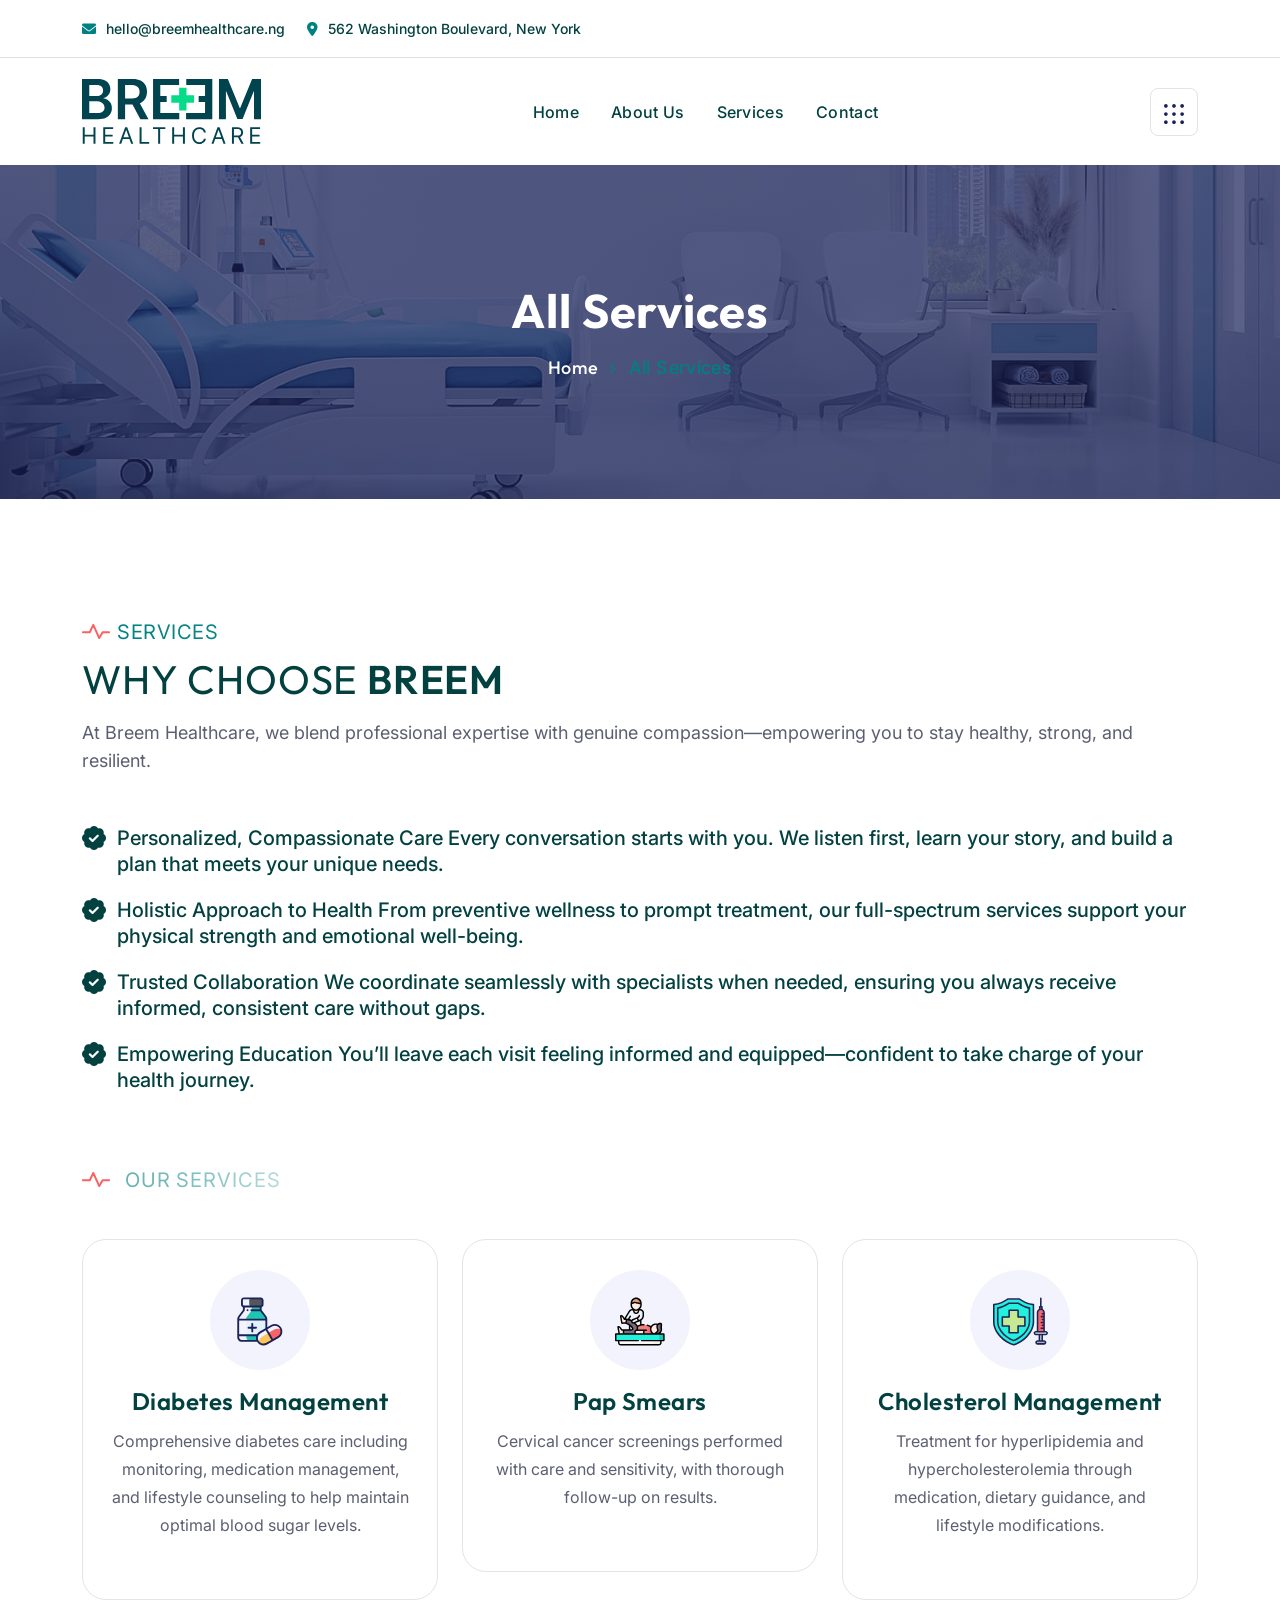
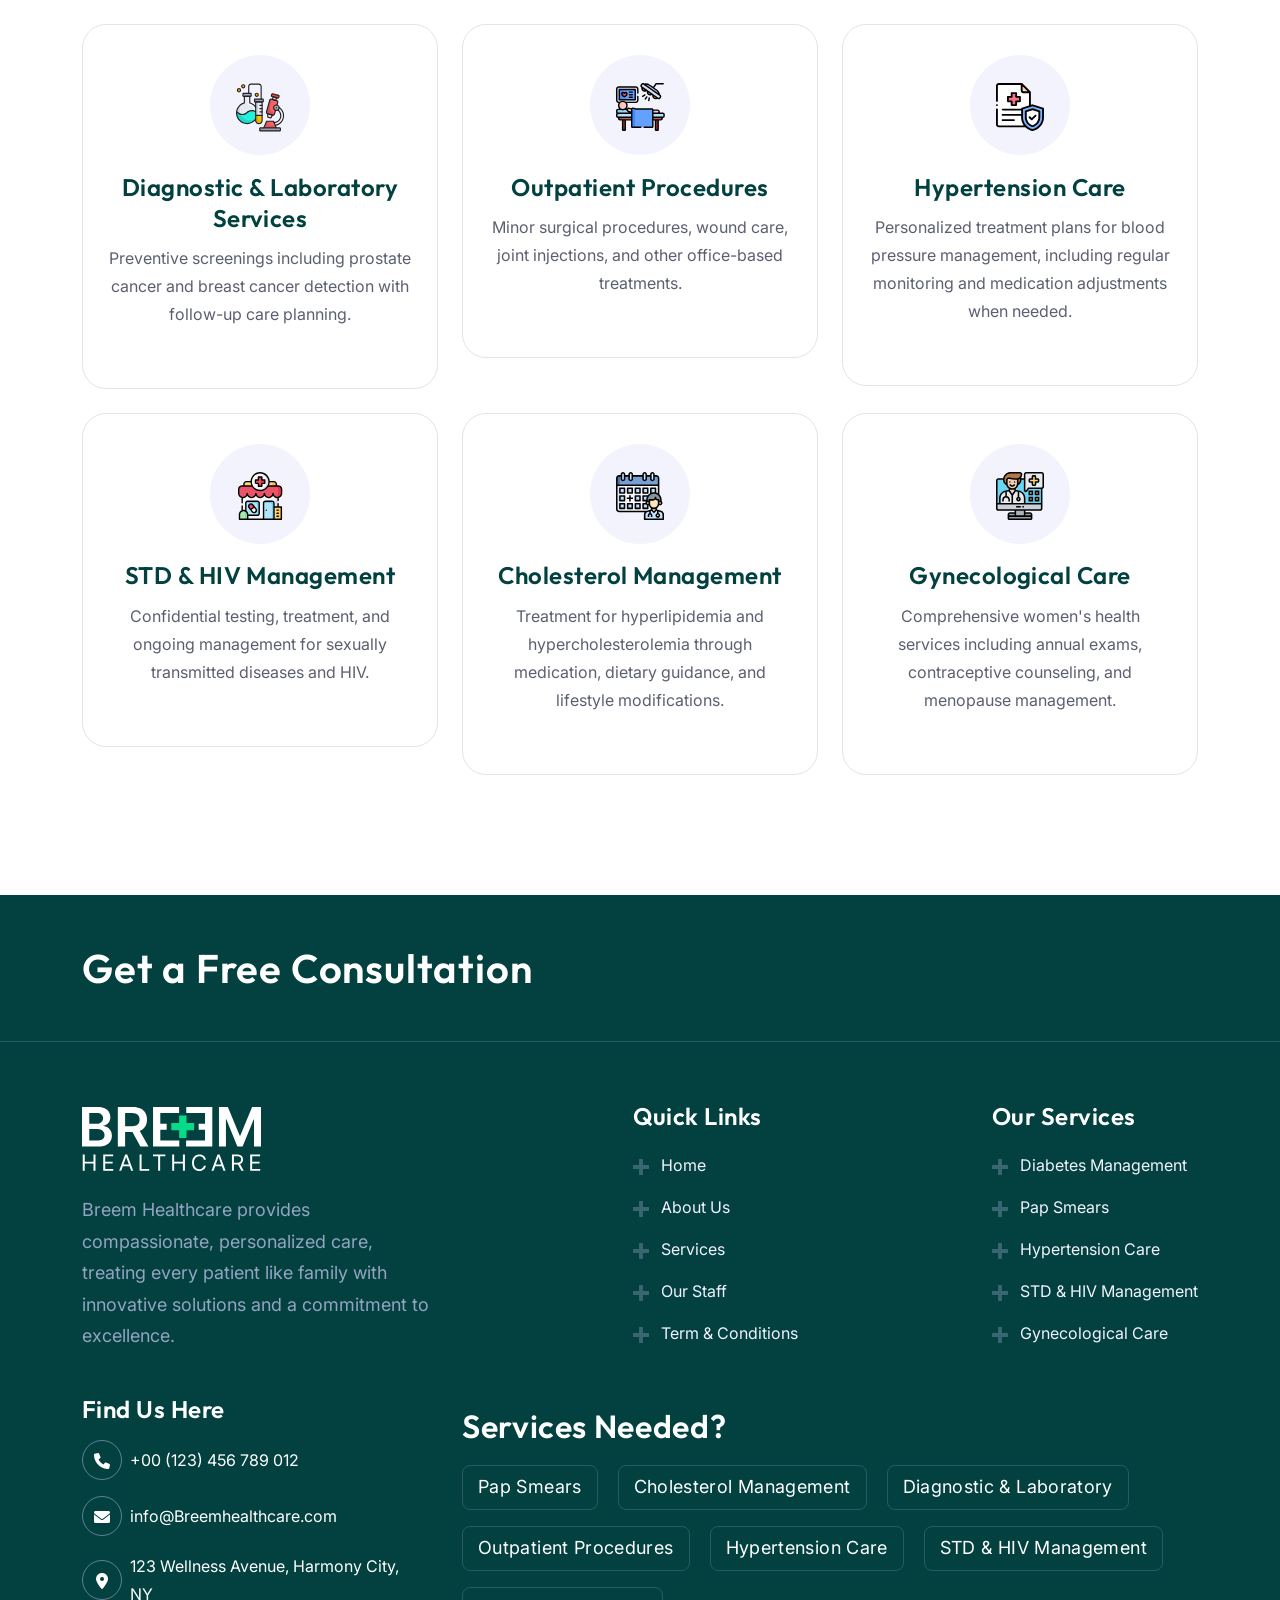
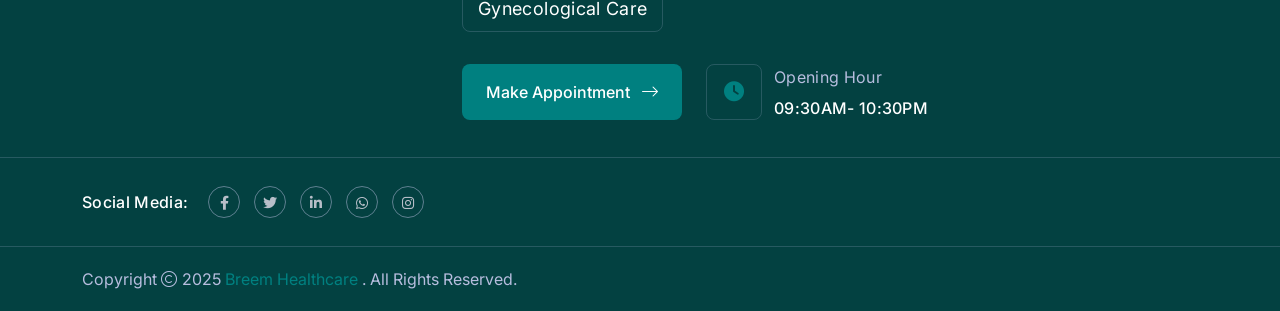
<file: html.themeholy.com/Breem/demo/service.html>
<!DOCTYPE html>
<html class="no-js" lang="zxx">
    <!-- Mirrored from html.themeholy.com/medova/demo/service.html by HTTrack Website Copier/3.x [XR&CO'2014], Mon, 02 Jun 2025 12:05:57 GMT -->
    <head>
        <meta charset="utf-8" />
        <meta http-equiv="x-ua-compatible" content="ie=edge" />
        <title>Breem Health Care - All Services</title>
        <meta name="author" content="themeholy" />
        <meta name="description" content="Medova  - Health & Medical Template" />
        <meta name="keywords" content="Medova  - Health & Medical Template" />
        <meta name="robots" content="INDEX,FOLLOW" />
        <meta name="viewport" content="width=device-width,initial-scale=1,shrink-to-fit=no" />
        <link rel="apple-touch-icon" sizes="57x57" href="assets/img/favicons/apple-icon-57x57.png" />
        <link rel="apple-touch-icon" sizes="60x60" href="assets/img/favicons/apple-icon-60x60.png" />
        <link rel="apple-touch-icon" sizes="72x72" href="assets/img/favicons/apple-icon-72x72.png" />
        <link rel="apple-touch-icon" sizes="76x76" href="assets/img/favicons/apple-icon-76x76.png" />
        <link rel="apple-touch-icon" sizes="114x114" href="assets/img/favicons/apple-icon-114x114.png" />
        <link rel="apple-touch-icon" sizes="120x120" href="assets/img/favicons/apple-icon-120x120.png" />
        <link rel="apple-touch-icon" sizes="144x144" href="assets/img/favicons/apple-icon-144x144.png" />
        <link rel="apple-touch-icon" sizes="152x152" href="assets/img/favicons/apple-icon-152x152.png" />
        <link rel="apple-touch-icon" sizes="180x180" href="assets/img/favicons/apple-icon-180x180.png" />
        <link rel="icon" type="image/png" sizes="192x192" href="assets/img/favicons/android-icon-192x192.png" />
        <link rel="icon" type="image/png" sizes="32x32" href="assets/img/favicons/favicon-32x32.png" />
        <link rel="icon" type="image/png" sizes="96x96" href="assets/img/favicons/favicon-96x96.png" />
        <link rel="icon" type="image/png" sizes="16x16" href="assets/img/favicons/favicon-16x16.png" />
        <link rel="manifest" href="assets/img/favicons/manifest.json" />
        <meta name="msapplication-TileColor" content="#ffffff" />
        <meta name="msapplication-TileImage" content="assets/img/favicons/ms-icon-144x144.png" />
        <meta name="theme-color" content="#ffffff" />
        <link rel="preconnect" href="https://fonts.googleapis.com/" />
        <link rel="preconnect" href="https://fonts.gstatic.com/" crossorigin />
        <link
            href="https://fonts.googleapis.com/css2?family=Inter:ital,opsz,wght@0,14..32,100..900;1,14..32,100..900&amp;family=Outfit:wght@100..900&amp;family=Saira:ital,wght@0,100..900;1,100..900&amp;display=swap"
            rel="stylesheet" />
        <link rel="stylesheet" href="assets/css/bootstrap.min.css" />
        <link rel="stylesheet" href="assets/css/fontawesome.min.css" />
        <link rel="stylesheet" href="assets/css/magnific-popup.min.css" />
        <link rel="stylesheet" href="assets/css/swiper-bundle.min.css" />
        <link rel="stylesheet" href="assets/css/style.css" />
    </head>
    <body>
        <!-- <div class="color-scheme-wrap active">
            <button class="switchIcon"><i class="fa-solid fa-palette"></i></button>
            <h4 class="color-scheme-wrap-title">
                <i class="far fa-palette me-2"></i>
                Style Swicher
            </h4>
            <div class="color-switch-btns">
                <button data-color="#3E66F3"><i class="fa-solid fa-droplet"></i></button>
                <button data-color="#684DF4"><i class="fa-solid fa-droplet"></i></button>
                <button data-color="#008080"><i class="fa-solid fa-droplet"></i></button>
                <button data-color="#323F7C"><i class="fa-solid fa-droplet"></i></button>
                <button data-color="#FC3737"><i class="fa-solid fa-droplet"></i></button>
                <button data-color="#8a2be2"><i class="fa-solid fa-droplet"></i></button>
            </div>
            <a href="https://themeforest.net/user/themeholy" class="th-btn text-center w-100">
                <i class="fa fa-shopping-cart me-2"></i>
                Purchase
            </a>
        </div> -->

        <!-- <div class="preloader">
            <button class="th-btn preloaderCls">Cancel Preloader</button>
            <div class="preloader-inner">
                <img src="assets/img/logo.svg" alt="img" />
                <div class="heart-rate">
                    <img src="assets/img/shape/preloader.svg" alt="" />
                    <div class="fade-in"></div>
                    <div class="fade-out"></div>
                </div>
            </div>
        </div> -->
        <div class="sidemenu-wrapper shopping-cart">
            <div class="sidemenu-content">
                <button class="closeButton sideMenuCls"><i class="far fa-times"></i></button>
                <div class="widget woocommerce widget_shopping_cart"></div>
            </div>
        </div>
        <div class="sidemenu-wrapper">
            <div class="sidemenu-content">
                <button class="closeButton sideMenuCls"><i class="far fa-times"></i></button>
                <div class="widget footer-widget mb-0">
                    <div class="th-widget-about">
                        <div class="about-logo">
                            <a href="index.html"><img src="assets/img/BreemLogo.svg" alt="Medova " /></a>
                        </div>
                        <p class="about-text">
                            Breem Healthcare provides compassionate, personalized care, treating every patient like
                            family with innovative solutions and a commitment to excellence.
                        </p>
                    </div>
                </div>

                <div class="widget footer-widget">
                    <h3 class="widget_title">Social Media:</h3>
                    <div class="th-social">
                        <a href="https://facebook.com/"><i class="fab fa-facebook-f"></i></a>
                        <a href="https://x.com/Breemhealthcare?t=e5WMs_tGhI9a-MQItUejlw&s=09/">
                            <i class="fab fa-twitter"></i>
                        </a>
                        <a href="https://pinterest.com/"><i class="fab fa-pinterest-p"></i></a>
                        <a href="https://linkedin.com/"><i class="fab fa-linkedin-in"></i></a>
                        <a href="https://www.instagram.com/breemhealthcare?igsh=MWRsMXQzeGI1YXpubA==/">
                            <i class="fab fa-instagram"></i>
                        </a>
                    </div>
                </div>
            </div>
        </div>
        <div class="popup-search-box d-none d-lg-block">
            <button class="searchClose"><i class="fal fa-times"></i></button>
            <form action="#">
                <input type="text" placeholder="What are you looking for?" />
                <button type="submit"><i class="fal fa-search"></i></button>
            </form>
        </div>
        <div class="th-menu-wrapper">
            <div class="th-menu-area text-center">
                <button class="th-menu-toggle"><i class="fal fa-times"></i></button>
                <div class="mobile-logo">
                    <a href="index.html"><img src="assets/img/BreemLogo.svg" alt="Breem" /></a>
                </div>
                <div class="th-mobile-menu">
                    <ul>
                        <li class="menu-item-has-children">
                            <a href="index.html">Home</a>
                        </li>
                        <li><a href="about.html">About Us</a></li>
                        <li class="menu-item-has-children">
                            <a href="#">Services</a>
                        </li>
                    </ul>
                </div>
            </div>
        </div>
        <header class="th-header header-layout2">
            <div class="header-top">
                <div class="container">
                    <div class="row gy-2 justify-content-center justify-content-lg-between align-items-center">
                        <div class="col-auto">
                            <div class="header-links">
                                <ul>
                                    <li>
                                        <i class="fa-solid fa-envelope"></i>
                                        <a href="mailto:hello@breemhealthcare.ng">hello@breemhealthcare.ng</a>
                                    </li>
                                    <li class="d-none d-md-inline-block">
                                        <i class="fa-solid fa-location-dot"></i>
                                        <span>562 Washington Boulevard, New York</span>
                                    </li>
                                </ul>
                            </div>
                        </div>
                        <div class="col-auto">
                            <div class="header-button">
                                <a href="contact.html" class="th-btn">
                                    <img src="assets/img/icon/alarm.svg" alt="" />
                                    24 Hour Emergency Aid
                                </a>
                                <form class="search-form">
                                    <input type="text" placeholder="Search..." />
                                    <button type="submit"><i class="fa-light fa-magnifying-glass"></i></button>
                                </form>
                            </div>
                        </div>
                    </div>
                </div>
            </div>
            <div class="sticky-wrapper">
                <div class="container">
                    <div class="menu-area">
                        <div class="row align-items-center justify-content-between">
                            <div class="col-auto">
                                <div class="header-logo">
                                    <a href="index.html">
                                        <img src="assets/img/BreemLogo.svg" alt="Medova " />
                                    </a>
                                </div>
                            </div>
                            <div class="col-auto">
                                <nav class="main-menu style2 d-none d-lg-inline-block">
                                    <ul>
                                        <li>
                                            <a href="index.html">Home</a>
                                        </li>
                                        <li><a href="about.html">About Us</a></li>
                                        <li>
                                            <a href="#">Services</a>
                                        </li>
                                        <li><a href="contact.html">Contact</a></li>
                                    </ul>
                                </nav>
                                <div class="header-button">
                                    <button type="button" class="th-menu-toggle d-inline-block d-lg-none">
                                        <i class="far fa-bars"></i>
                                    </button>
                                </div>
                            </div>
                            <div class="col-auto d-none d-xl-block">
                                <div class="header-button">
                                    <a href="contact.html" class="th-btn style2">
                                        Make Appointment
                                        <i class="fa-solid fa-calendar-days ms-2"></i>
                                    </a>
                                    <a href="#" class="icon-btn sideMenuToggler d-none d-lg-block">
                                        <img src="assets/img/icon/grid.svg" alt="" />
                                    </a>
                                </div>
                            </div>
                        </div>
                    </div>
                </div>
            </div>
        </header>
        <div class="breadcumb-wrapper" data-bg-src="assets/img/bg/breadcumb-bg.jpg">
            <div class="container">
                <div class="breadcumb-content">
                    <h1 class="breadcumb-title">All Services</h1>
                    <ul class="breadcumb-menu">
                        <li><a href="index.html">Home</a></li>
                        <li>All Services</li>
                    </ul>
                </div>
            </div>
        </div>
        <section class="position-relative overflow-hidden space overflow-hidden" id="service-sec">
            <div class="container">
                <div class="row gy-4">
                    <div class="col-xxl-6 mb-30 mb-xl-0">
                        <div class="title-area">
                            <span class="sub-title text-anime-style-2">Services</span>
                            <h2 class="sec-title text-anime-style-3">
                                <span class="fw-normal">WHY CHOOSE</span>
                                BREEM
                            </h2>
                            <p class="fs-18 mb-30 pe-xl-5 wow fadeInUp">
                                At Breem Healthcare, we blend professional expertise with genuine compassion—empowering
                                you to stay healthy, strong, and resilient.
                            </p>
                        </div>
                        <div class="about-wrapper style2">
                            <div class="">
                                <div class="checklist mb-50">
                                    <ul>
                                        <li class="wow fadeInUp" data-wow-delay=".1s">
                                            Personalized, Compassionate Care Every conversation starts with you. We
                                            listen first, learn your story, and build a plan that meets your unique
                                            needs.
                                        </li>
                                        <li class="wow fadeInUp" data-wow-delay=".3s">
                                            Holistic Approach to Health From preventive wellness to prompt treatment,
                                            our full-spectrum services support your physical strength and emotional
                                            well-being.
                                        </li>
                                        <li class="wow fadeInUp" data-wow-delay=".5s">
                                            Trusted Collaboration We coordinate seamlessly with specialists when needed,
                                            ensuring you always receive informed, consistent care without gaps.
                                        </li>
                                        <li class="wow fadeInUp" data-wow-delay=".7s">
                                            Empowering Education You’ll leave each visit feeling informed and
                                            equipped—confident to take charge of your health journey.
                                        </li>
                                    </ul>
                                </div>
                            </div>
                        </div>
                    </div>

                    <div class="title-area" style="margin-bottom: 0">
                        <span class="sub-title text-anime-style-2">Our Services</span>
                    </div>

                    <div class="col-md-6 col-lg-4 col-xxl-3">
                        <div class="service-card style2">
                            <div class="box-content">
                                <div class="box-icon"><img src="assets/img/icon/service_1_1.svg" alt="Icon" /></div>
                                <h3 class="box-title"><a href="service.html">Diabetes Management</a></h3>
                                <p class="box-text">
                                    Comprehensive diabetes care including monitoring, medication management, and
                                    lifestyle counseling to help maintain optimal blood sugar levels.
                                </p>
                                <!-- <a href="service-details.html" class="th-btn black-border">
                                    Read More
                                    <i class="fa-light fa-arrow-right-long ms-2"></i>
                                </a> -->
                            </div>
                        </div>
                    </div>
                    <div class="col-md-6 col-lg-4 col-xxl-3">
                        <div class="service-card style2">
                            <div class="box-content">
                                <div class="box-icon"><img src="assets/img/icon/service_1_2.svg" alt="Icon" /></div>
                                <h3 class="box-title">
                                    <a href="service.html">Pap Smears</a>
                                </h3>
                                <p class="box-text">
                                    Cervical cancer screenings performed with care and sensitivity, with thorough
                                    follow-up on results.
                                </p>
                                <!-- <a href="service-details.html" class="th-btn black-border">
                                    Read More
                                    <i class="fa-light fa-arrow-right-long ms-2"></i>
                                </a> -->
                            </div>
                        </div>
                    </div>
                    <div class="col-md-6 col-lg-4 col-xxl-3">
                        <div class="service-card style2">
                            <div class="box-content">
                                <div class="box-icon"><img src="assets/img/icon/service_1_3.svg" alt="Icon" /></div>
                                <h3 class="box-title">
                                    <a href="service.html">Cholesterol Management</a>
                                </h3>
                                <p class="box-text">
                                    Treatment for hyperlipidemia and hypercholesterolemia through medication, dietary
                                    guidance, and lifestyle modifications.
                                </p>
                                <!-- <a href="service-details.html" class="th-btn black-border">
                                    Read More
                                    <i class="fa-light fa-arrow-right-long ms-2"></i>
                                </a> -->
                            </div>
                        </div>
                    </div>
                    <div class="col-md-6 col-lg-4 col-xxl-3">
                        <div class="service-card style2">
                            <div class="box-content">
                                <div class="box-icon"><img src="assets/img/icon/service_1_4.svg" alt="Icon" /></div>
                                <h3 class="box-title">
                                    <a href="service.html">Diagnostic & Laboratory Services</a>
                                </h3>
                                <p class="box-text">
                                    Preventive screenings including prostate cancer and breast cancer detection with
                                    follow-up care planning.
                                </p>
                                <!-- <a href="service-details.html" class="th-btn black-border">
                                    Read More
                                    <i class="fa-light fa-arrow-right-long ms-2"></i>
                                </a> -->
                            </div>
                        </div>
                    </div>
                    <!-- <div class="col-md-6 col-lg-4 col-xxl-3">
                        <div class="service-card style2">
                            <div class="box-content">
                                <div class="box-icon"><img src="assets/img/icon/service_1_5.svg" alt="Icon" /></div>
                                <h3 class="box-title">
                                    <a href="service-details.html">Everyday Emergency Dental Care</a>
                                </h3>
                                <p class="box-text">
                                    Considero doloremque bene itaque voluptate sol. Campana quos ubi aro
                                    astrum.Spoliatio utrimquesuspendo.
                                </p>
                                <a href="service-details.html" class="th-btn black-border">
                                    Read More
                                    <i class="fa-light fa-arrow-right-long ms-2"></i>
                                </a>
                            </div>
                        </div>
                    </div> -->
                    <div class="col-md-6 col-lg-4 col-xxl-3">
                        <div class="service-card style2">
                            <div class="box-content">
                                <div class="box-icon"><img src="assets/img/icon/service_1_6.svg" alt="Icon" /></div>
                                <h3 class="box-title">
                                    <a href="service.html">Outpatient Procedures</a>
                                </h3>
                                <p class="box-text">
                                    Minor surgical procedures, wound care, joint injections, and other office-based
                                    treatments.
                                </p>
                                <!-- <a href="service-details.html" class="th-btn black-border">
                                    Read More
                                    <i class="fa-light fa-arrow-right-long ms-2"></i>
                                </a> -->
                            </div>
                        </div>
                    </div>
                    <div class="col-md-6 col-lg-4 col-xxl-3">
                        <div class="service-card style2">
                            <div class="box-content">
                                <div class="box-icon"><img src="assets/img/icon/service_1_7.svg" alt="Icon" /></div>
                                <h3 class="box-title">
                                    <a href="service.html">Hypertension Care</a>
                                </h3>
                                <p class="box-text">
                                    Personalized treatment plans for blood pressure management, including regular
                                    monitoring and medication adjustments when needed.
                                </p>
                                <!-- <a href="service-details.html" class="th-btn black-border">
                                    Read More
                                    <i class="fa-light fa-arrow-right-long ms-2"></i>
                                </a> -->
                            </div>
                        </div>
                    </div>
                    <div class="col-md-6 col-lg-4 col-xxl-3">
                        <div class="service-card style2">
                            <div class="box-content">
                                <div class="box-icon"><img src="assets/img/icon/service_1_8.svg" alt="Icon" /></div>
                                <h3 class="box-title">
                                    <a href="service.html">STD & HIV Management</a>
                                </h3>
                                <p class="box-text">
                                    Confidential testing, treatment, and ongoing management for sexually transmitted
                                    diseases and HIV.
                                </p>
                                <!-- <a href="service-details.html" class="th-btn black-border">
                                    Read More
                                    <i class="fa-light fa-arrow-right-long ms-2"></i>
                                </a> -->
                            </div>
                        </div>
                    </div>
                    <div class="col-md-6 col-lg-4 col-xxl-3">
                        <div class="service-card style2">
                            <div class="box-content">
                                <div class="box-icon"><img src="assets/img/icon/service_1_9.svg" alt="Icon" /></div>
                                <h3 class="box-title"><a href="service.html">Cholesterol Management</a></h3>
                                <p class="box-text">
                                    Treatment for hyperlipidemia and hypercholesterolemia through medication, dietary
                                    guidance, and lifestyle modifications.
                                </p>
                                <!-- <a href="service-details.html" class="th-btn black-border">
                                    Read More
                                    <i class="fa-light fa-arrow-right-long ms-2"></i>
                                </a> -->
                            </div>
                        </div>
                    </div>
                    <div class="col-md-6 col-lg-4 col-xxl-3">
                        <div class="service-card style2">
                            <div class="box-content">
                                <div class="box-icon"><img src="assets/img/icon/service_1_10.svg" alt="Icon" /></div>
                                <h3 class="box-title">
                                    <a href="service.html">Gynecological Care</a>
                                </h3>
                                <p class="box-text">
                                    Comprehensive women's health services including annual exams, contraceptive
                                    counseling, and menopause management.
                                </p>
                                <!-- <a href="service-details.html" class="th-btn black-border">
                                    Read More
                                    <i class="fa-light fa-arrow-right-long ms-2"></i>
                                </a> -->
                            </div>
                        </div>
                    </div>

                    <!-- <div class="col-md-6 col-lg-4 col-xxl-3">
                        <div class="service-card style2">
                            <div class="box-content">
                                <div class="box-icon"><img src="assets/img/icon/service_1_11.svg" alt="Icon" /></div>
                                <h3 class="box-title">
                                    <a href="service-details.html">Telemedicine for Rural Areas</a>
                                </h3>
                                <p class="box-text">
                                    Considero doloremque bene itaque voluptate sol. Campana quos ubi aro
                                    astrum.Spoliatio utrimquesuspendo.
                                </p>
                                <a href="service-details.html" class="th-btn black-border">
                                    Read More
                                    <i class="fa-light fa-arrow-right-long ms-2"></i>
                                </a>
                            </div>
                        </div>
                    </div>
                    <div class="col-md-6 col-lg-4 col-xxl-3">
                        <div class="service-card style2">
                            <div class="box-content">
                                <div class="box-icon"><img src="assets/img/icon/service_1_12.svg" alt="Icon" /></div>
                                <h3 class="box-title"><a href="service-details.html">Health & Wellness Programs</a></h3>
                                <p class="box-text">
                                    Considero doloremque bene itaque voluptate sol. Campana quos ubi aro
                                    astrum.Spoliatio utrimquesuspendo.
                                </p>
                                <a href="service-details.html" class="th-btn black-border">
                                    Read More
                                    <i class="fa-light fa-arrow-right-long ms-2"></i>
                                </a>
                            </div>
                        </div>
                    </div> -->
                </div>
            </div>
            <!-- </div> -->
        </section>
        <footer class="footer-wrapper footer-layout2">
            <div class="footer-top">
                <div class="container">
                    <div class="row gy-4 justify-content-between align-items-center">
                        <div class="col-lg-5">
                            <div class="title-area mb-0 text-center text-lg-start">
                                <h2 class="sec-title text-white m-0">Get a Free Consultation</h2>
                            </div>
                        </div>
                    </div>
                </div>
            </div>
            <div class="widget-area">
                <div class="container">
                    <div class="row justify-content-between">
                        <div class="col-md-6 col-xxl-3 col-xl-4">
                            <div class="widget footer-widget">
                                <div class="th-widget-about">
                                    <div class="about-logo">
                                <a class="icon-masking" href="index.html">
                                    <img src="assets/img/BreemLogo2.svg" alt="Breem Healthcare" />
                                </a>
                            </div>
                                    <p class="about-text">
                                        Breem Healthcare provides compassionate, personalized care, treating every
                                        patient like family with innovative solutions and a commitment to excellence.
                                    </p>
                                </div>
                            </div>
                        </div>
                        <div class="col-md-6 col-xl-auto">
                            <div class="widget widget_nav_menu footer-widget">
                                <h3 class="widget_title">Quick Links</h3>
                                <div class="menu-all-pages-container">
                                    <ul class="menu">
                                        <li><a href="index.html">Home</a></li>
                                        <li><a href="about.html">About Us</a></li>
                                        <li><a href="Services.html">Services</a></li>
                                        <li><a href="contact.html">Our Staff</a></li>
                                        <li><a href="contact.html">Term & Conditions</a></li>
                                    </ul>
                                </div>
                            </div>
                        </div>
                        <div class="col-md-6 col-xl-auto">
                            <div class="widget widget_nav_menu footer-widget">
                                <h3 class="widget_title">Our Services</h3>
                                <div class="menu-all-pages-container">
                                    <ul class="menu">
                                        <!-- <li><a href="service-details.html">Diabetes Management</a></li>
                                <li><a href="service-details.html">Pap Smears</a></li>
                                <li><a href="service-details.html">Hypertension Care</a></li>
                                <li><a href="service-details.html">STD & HIV Management</a></li>
                                <li><a href="service-details.html">Gynecological Care</a></li> -->
                                        <li><a href="service.html">Diabetes Management</a></li>
                                        <li><a href="service.html">Pap Smears</a></li>
                                        <li><a href="service.html">Hypertension Care</a></li>
                                        <li><a href="service.html">STD & HIV Management</a></li>
                                        <li><a href="service.html">Gynecological Care</a></li>
                                    </ul>
                                </div>
                            </div>
                        </div>
                    </div>
                </div>
                <div class="container">
                    <div class="row">
                        <div class="col-xl-4">
                            <div class="footer-widget-about">
                                <h3 class="box-title text-white">Find Us Here</h3>
                                <div class="th-widget-about">
                                    <p class="footer-info">
                                        <i class="fa-sharp fa-solid fa-phone"></i>
                                        <span>
                                            <a class="text-inherit" href="tel:+00123456789012">+00 (123) 456 789 012</a>
                                        </span>
                                    </p>
                                    <p class="footer-info">
                                        <i class="fa-sharp fa-solid fa-envelope"></i>
                                        <span>
                                            <a class="text-inherit" href="mailto:info@Breemhealthcare.com">
                                                info@Breemhealthcare.com
                                            </a>
                                        </span>
                                    </p>
                                    <p class="footer-info">
                                        <i class="fas fa-map-marker-alt"></i>
                                        123 Wellness Avenue, Harmony City, NY
                                    </p>
                                </div>
                            </div>
                        </div>
                        <div class="col-xl-8">
                            <div class="footer-tags">
                                <div class="h4 text-white">Services Needed?</div>
                                <div class="tagcloud">
                                    <!-- <a href="service-details.html">Diabetes Management</a>
                            <a href="service-details.html">Pap Smears</a>
                            <a href="service-details.html">Cholesterol Management</a>
                            <a href="service-details.html">Diagnostic & Laboratory</a>
                            <a href="service-details.html">Outpatient Procedures</a>
                            <a href="service-details.html">Hypertension Care</a>
                            <a href="service-details.html">STD & HIV Management</a>
                            <a href="service-details.html">Gynecological Care</a>
                            <a href="service-details.html">Diabetes Management</a> -->
                                    <a href="service.html">Pap Smears</a>
                                    <a href="service.html">Cholesterol Management</a>
                                    <a href="service.html">Diagnostic & Laboratory</a>
                                    <a href="service.html">Outpatient Procedures</a>
                                    <a href="service.html">Hypertension Care</a>
                                    <a href="service.html">STD & HIV Management</a>
                                    <a href="service.html">Gynecological Care</a>
                                </div>
                                <div class="btn-group">
                                    <a href="contact.html" class="th-btn style1">
                                        Make Appointment
                                        <i class="fa-light fa-arrow-right-long ms-2"></i>
                                    </a>
                                    <div class="opening-hour">
                                        <div class="icon"><i class="fa-solid fa-clock"></i></div>
                                        <div class="media-body">
                                            <span class="label">Opening Hour</span>
                                            <span class="time">09:30AM- 10:30PM</span>
                                        </div>
                                    </div>
                                </div>
                            </div>
                        </div>
                    </div>
                </div>
            </div>
            <div class="container">
                <div class="row gy-2 justify-content-center justify-content-md-between align-items-center">
                    <div class="col-md-7 col-lg-5 text-center text-md-start">
                        <div class="social-links">
                            <span class="title">Social Media:</span>
                            <a href="https://www.facebook.com/"><i class="fab fa-facebook-f"></i></a>
                            <a href="https://x.com/Breemhealthcare?t=e5WMs_tGhI9a-MQItUejlw&s=09/">
                                <i class="fab fa-twitter"></i>
                            </a>
                            <a href="https://www.linkedin.com/"><i class="fab fa-linkedin-in"></i></a>
                            <a href="https://www.whatsapp.com/"><i class="fab fa-whatsapp"></i></a>
                            <a href="https://www.instagram.com/breemhealthcare?igsh=MWRsMXQzeGI1YXpubA==/">
                                <i class="fab fa-instagram"></i>
                            </a>
                        </div>
                    </div>
                </div>
            </div>
            <div class="copyright-wrap">
                <div class="container">
                    <div class="row gy-2 align-items-center">
                        <div class="col-lg-5">
                            <p class="copyright-text">
                                Copyright
                                <i class="fal fa-copyright"></i>
                                2025
                                <a href="">Breem Healthcare</a>
                                . All Rights Reserved.
                            </p>
                        </div>
                    </div>
                </div>
            </div>
        </footer>
        <div class="scroll-top">
            <svg class="progress-circle svg-content" width="100%" height="100%" viewBox="-1 -1 102 102">
                <path
                    d="M50,1 a49,49 0 0,1 0,98 a49,49 0 0,1 0,-98"
                    style="
                        transition: stroke-dashoffset 10ms linear 0s;
                        stroke-dasharray: 307.919, 307.919;
                        stroke-dashoffset: 307.919;
                    "></path>
            </svg>
        </div>
        <script src="assets/js/vendor/jquery-3.7.1.min.js"></script>
        <script src="assets/js/swiper-bundle.min.js"></script>
        <script src="assets/js/bootstrap.min.js"></script>
        <script src="assets/js/jquery.magnific-popup.min.js"></script>
        <script src="assets/js/jquery.counterup.min.js"></script>
        <script src="assets/js/circle-progress.js"></script>
        <script src="assets/js/jquery-ui.min.js"></script>
        <script src="assets/js/imagesloaded.pkgd.min.js"></script>
        <script src="assets/js/isotope.pkgd.min.js"></script>
        <script src="assets/js/nice-select.min.js"></script>
        <script src="assets/js/wow.min.js"></script>
        <script src="assets/js/threesixty.min.js"></script>
        <script src="assets/js/panolens.min.js"></script>
        <script src="assets/js/gsap.min.js"></script>
        <script src="assets/js/ScrollTrigger.min.js"></script>
        <script src="assets/js/SplitText.js"></script>
        <script src="assets/js/main.js"></script>
    </body>
    <!-- Mirrored from html.themeholy.com/medova/demo/service.html by HTTrack Website Copier/3.x [XR&CO'2014], Mon, 02 Jun 2025 12:06:00 GMT -->
</html>
</file>
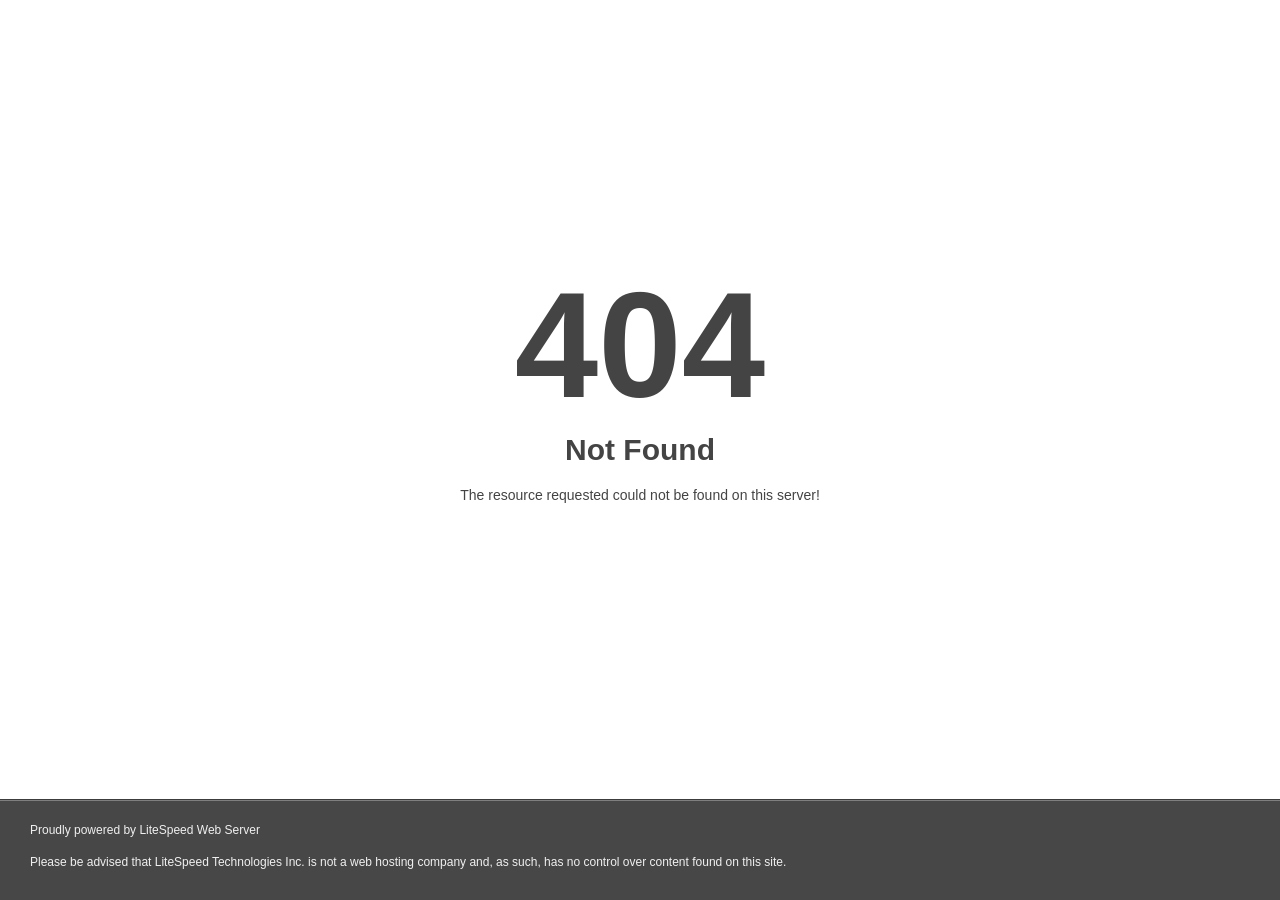
<file: html.themeholy.com/Breem/demo/Services.html>
<!DOCTYPE html>
<html style="height: 100%">
    <head>
        <meta name="viewport" content="width=device-width, initial-scale=1, shrink-to-fit=no" />
        <title>404 Not Found</title>
        <style>
            @media (prefers-color-scheme: dark) {
                body {
                    background-color: #000 !important;
                }
            }
        </style>
    </head>
    <body
        style="
            color: #444;
            margin: 0;
            font: normal 14px/20px Arial, Helvetica, sans-serif;
            height: 100%;
            background-color: #fff;
        ">
        <div style="height: auto; min-height: 100%">
            <div style="text-align: center; width: 800px; margin-left: -400px; position: absolute; top: 30%; left: 50%">
                <h1 style="margin: 0; font-size: 150px; line-height: 150px; font-weight: bold">404</h1>
                <h2 style="margin-top: 20px; font-size: 30px">Not Found</h2>
                <p>The resource requested could not be found on this server!</p>
            </div>
        </div>
        <div
            style="
                color: #f0f0f0;
                font-size: 12px;
                margin: auto;
                padding: 0px 30px 0px 30px;
                position: relative;
                clear: both;
                height: 100px;
                margin-top: -101px;
                background-color: #474747;
                border-top: 1px solid rgba(0, 0, 0, 0.15);
                box-shadow: 0 1px 0 rgba(255, 255, 255, 0.3) inset;
            ">
            <br />
            Proudly powered by LiteSpeed Web Server
            <p>
                Please be advised that LiteSpeed Technologies Inc. is not a web hosting company and, as such, has no
                control over content found on this site.
            </p>
        </div>
    </body>
</html>
</file>
